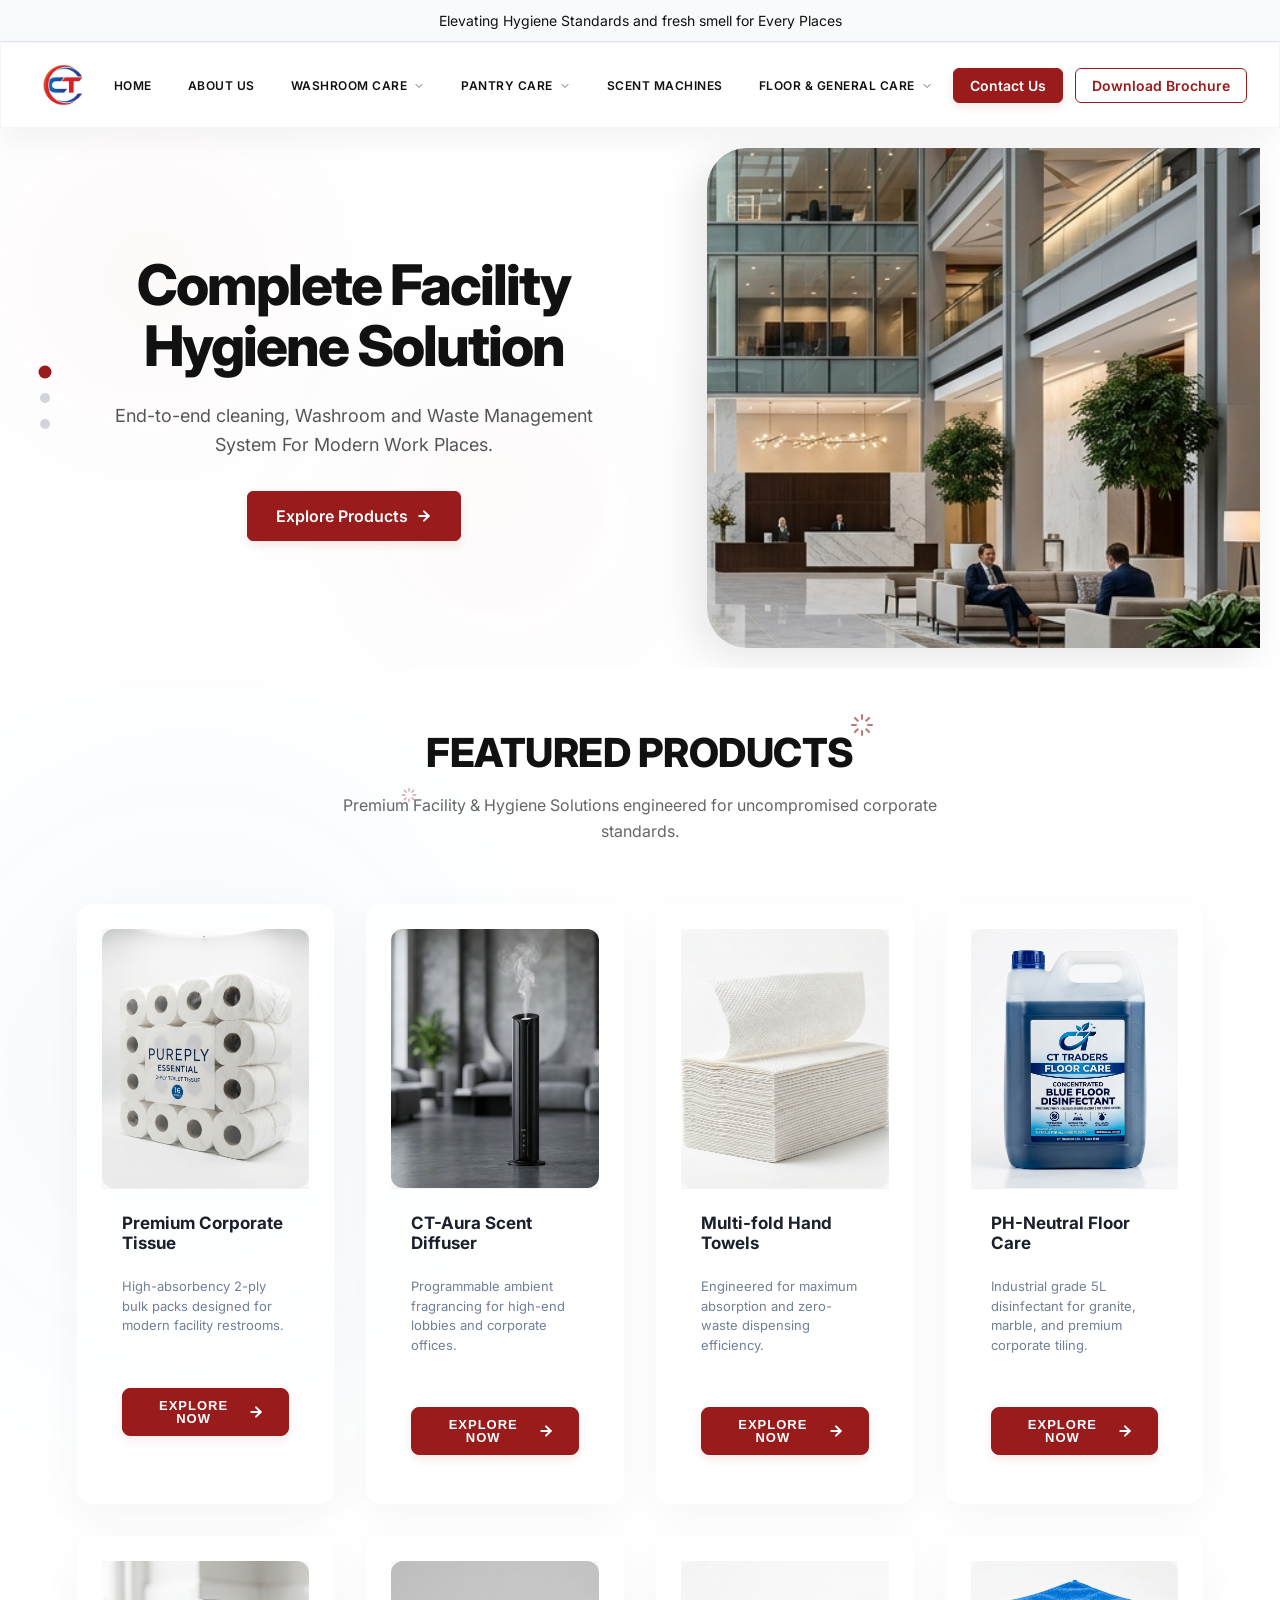
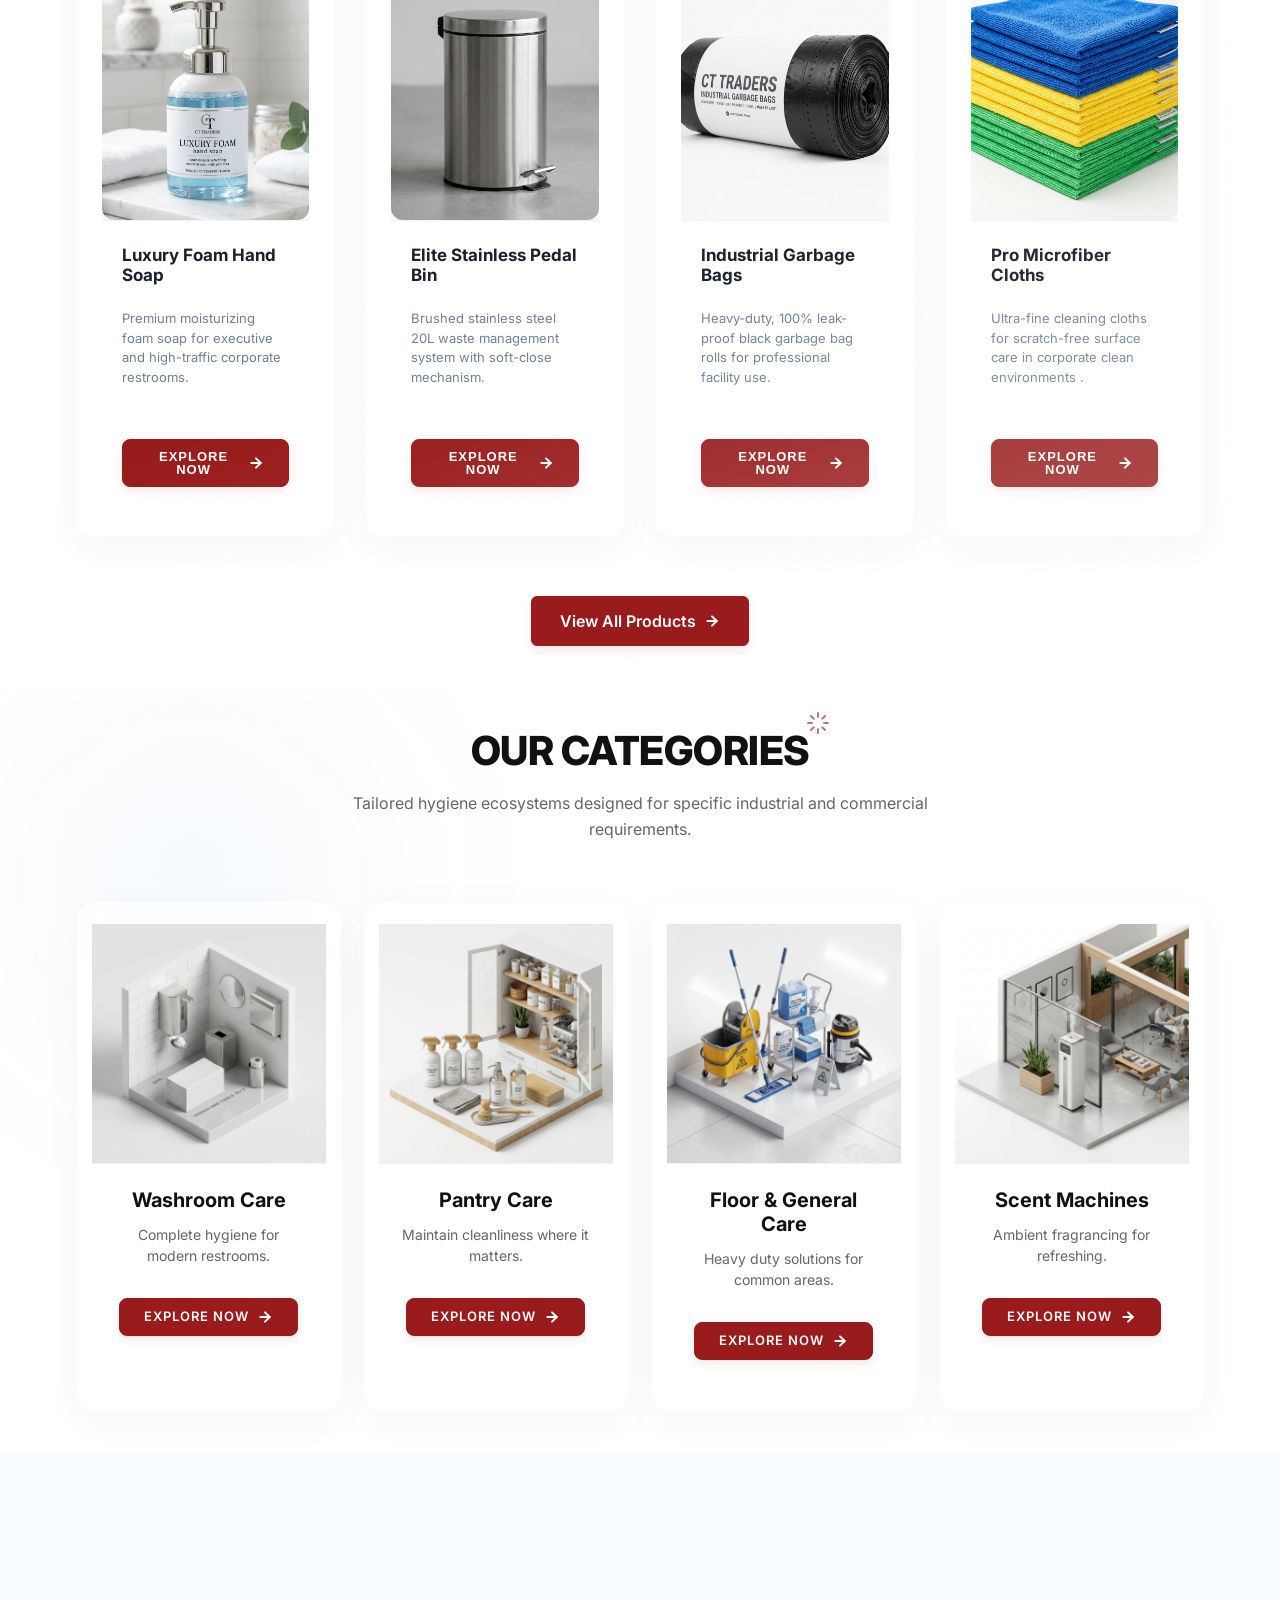
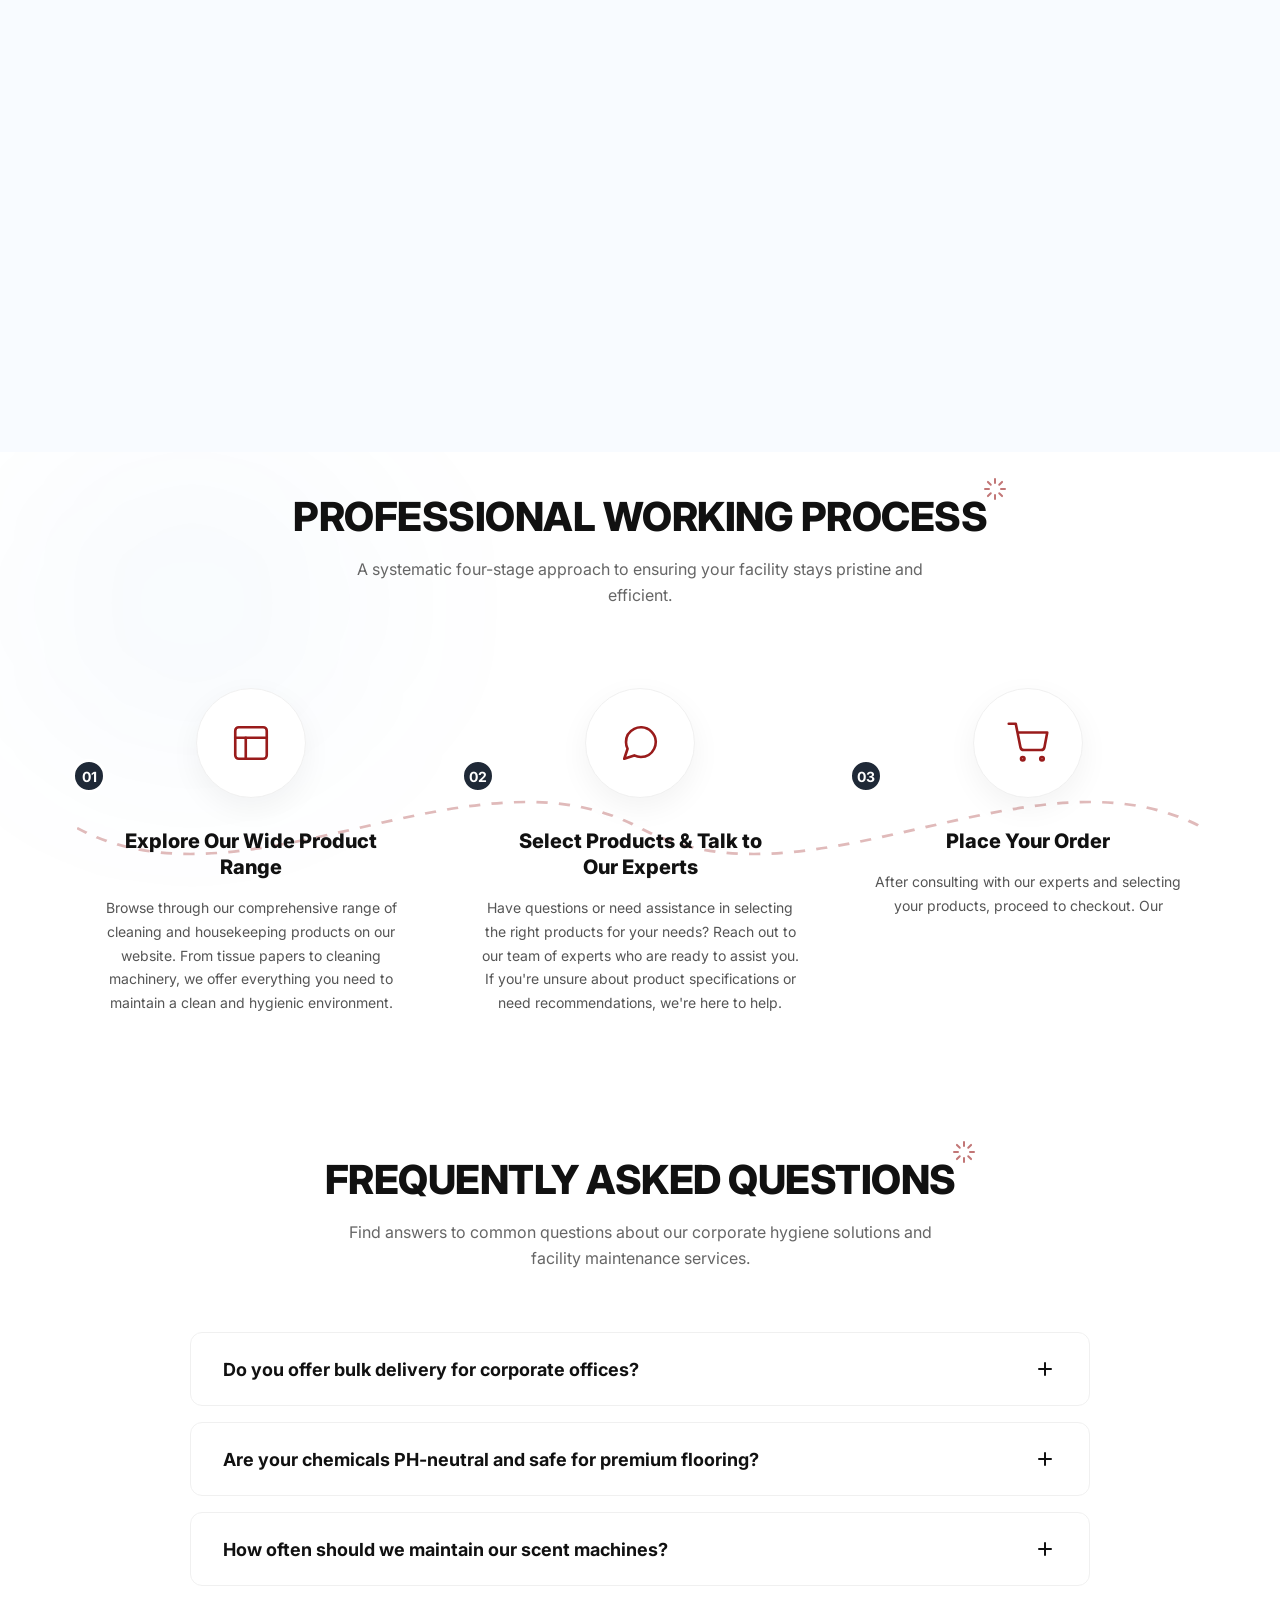
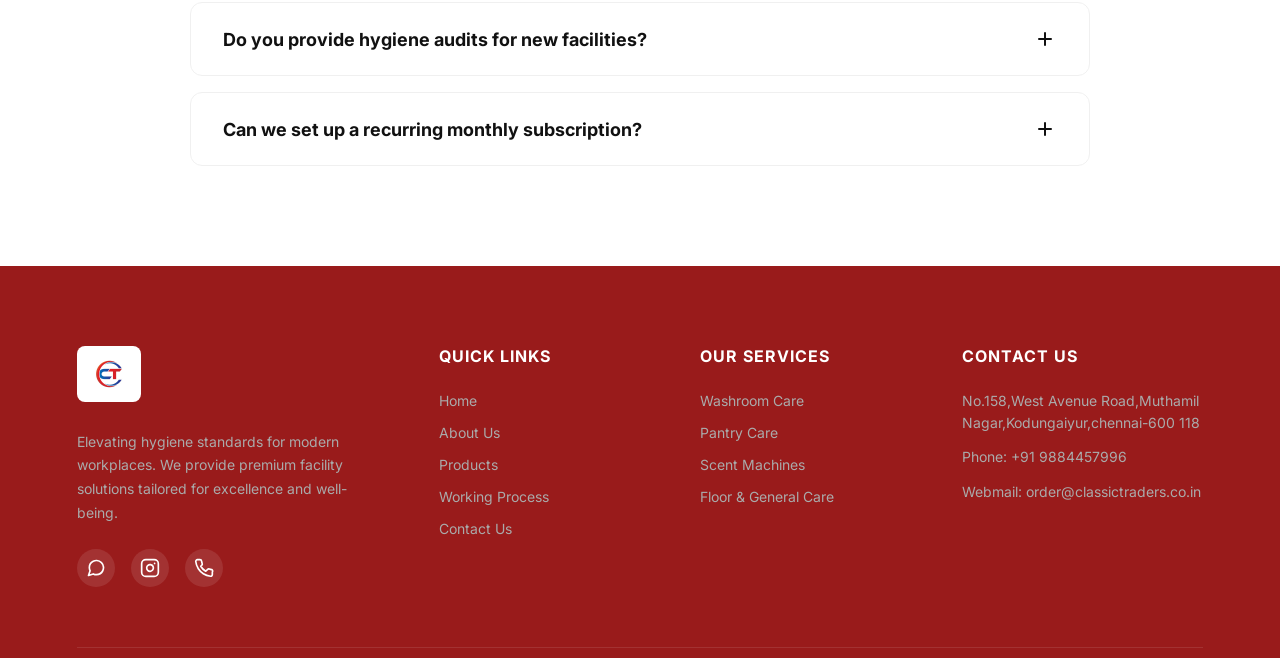
<file: index.html>
<!DOCTYPE html>
<html lang="en">

<head>
    <meta charset="UTF-8">
    <meta name="viewport" content="width=device-width, initial-scale=1.0">
    <title>CT Traders | Premium Hygiene Solutions</title>
    <link rel="stylesheet" href="assets/css/home.css">
    <link href="https://fonts.googleapis.com/css2?family=Inter:wght@400;500;600;700&display=swap" rel="stylesheet">
    <link rel="stylesheet" href="https://cdnjs.cloudflare.com/ajax/libs/font-awesome/6.4.0/css/all.min.css">
</head>

<body id="top">


    <!-- Notification Banner -->
    <div class="top-banner">
        <span class="banner-text">Elevating Hygiene Standards and fresh smell for Every Places</span>
    </div>

    <!-- Mobile Navigation Overlay -->
    <div class="mobile-nav-overlay" id="mobileNavOverlay"></div>

    <!-- Main Navigation Bar -->
    <header class="navbar">
        <div class="navbar-left">
            <a href="#top" class="logo">
                <!-- Replace 'your-logo.png' with the path to your actual logo image -->
                <img src="assets/images/logo.jpg" alt="Logo" />
            </a>
        </div>

        <nav class="navbar-center" id="navbarCenter">
            <!-- Mobile Close Button -->
            <button class="mobile-nav-close" id="mobileNavClose" aria-label="Close Menu">
                <svg width="24" height="24" viewBox="0 0 24 24" fill="none" stroke="currentColor" stroke-width="2"
                    stroke-linecap="round" stroke-linejoin="round">
                    <line x1="18" y1="6" x2="6" y2="18"></line>
                    <line x1="6" y1="6" x2="18" y2="18"></line>
                </svg>
            </button>
            <a href="#top" class="nav-item" style="text-decoration: none;">HOME</a>
            <a href="about.html" class="nav-item" style="text-decoration: none;">ABOUT US</a>
            <div class="nav-item has-dropdown">
                WASHROOM CARE
                <svg class="chevron" width="12" height="12" viewBox="0 0 24 24" fill="none" stroke="currentColor"
                    stroke-width="2" stroke-linecap="round" stroke-linejoin="round">
                    <polyline points="6 9 12 15 18 9"></polyline>
                </svg>
                <div class="dropdown-menu">
                    <a href="washroom-care.html"><i class="fa-solid fa-toilet"></i> Toilet Cleaning</a>
                    <a href="washroom-care.html"><i class="fa-solid fa-soap"></i> Urinal Care</a>
                    <a href="washroom-care.html"><i class="fa-solid fa-spray-can-sparkles"></i> Air Freshners</a>
                </div>
            </div>
            <div class="nav-item has-dropdown">
                PANTRY CARE
                <svg class="chevron" width="12" height="12" viewBox="0 0 24 24" fill="none" stroke="currentColor"
                    stroke-width="2" stroke-linecap="round" stroke-linejoin="round">
                    <polyline points="6 9 12 15 18 9"></polyline>
                </svg>
                <div class="dropdown-menu">
                    <a href="pantry-care.html"><i class="fa-solid fa-utensils"></i> Vessel Cleaners</a>
                    <a href="pantry-care.html"><i class="fa-solid fa-toilet-paper"></i> Tissue Products</a>
                </div>
            </div>
            <a href="scent-machines.html" class="nav-item" style="text-decoration: none;">SCENT MACHINES</a>
            <div class="nav-item has-dropdown">
                FLOOR &amp; GENERAL CARE
                <svg class="chevron" width="12" height="12" viewBox="0 0 24 24" fill="none" stroke="currentColor"
                    stroke-width="2" stroke-linecap="round" stroke-linejoin="round">
                    <polyline points="6 9 12 15 18 9"></polyline>
                </svg>
                <div class="dropdown-menu">
                    <a href="floorgeneral.html"><i class="fa-solid fa-broom"></i> Floor Cleaning</a>
                    <a href="floorgeneral.html"><i class="fa-solid fa-shield-halved"></i> General Care</a>
                    <a href="floorgeneral.html"><i class="fa-solid fa-trash-can"></i> Waste Management</a>
                </div>
            </div>
        </nav>

        <div class="navbar-right">
            <!-- Mobile-only contact block -->
            <a href="tel:+917996077797" class="mobile-contact-pill" aria-label="Call Us">
                <div class="mobile-contact-icon">
                    <svg width="16" height="16" viewBox="0 0 24 24" fill="none" stroke="#991b1b" stroke-width="2.5"
                        stroke-linecap="round" stroke-linejoin="round">
                        <path
                            d="M22 16.92v3a2 2 0 0 1-2.18 2 19.79 19.79 0 0 1-8.63-3.07 19.5 19.5 0 0 1-6-6 19.79 19.79 0 0 1-3.07-8.67A2 2 0 0 1 4.11 2h3a2 2 0 0 1 2 1.72 12.84 12.84 0 0 0 .7 2.81 2 2 0 0 1-.45 2.11L8.09 9.91a16 16 0 0 0 6 6l2.27-2.27a2 2 0 0 1 2.11-.45 12.84 12.84 0 0 0 2.81.7A2 2 0 0 1 22 16.92z">
                        </path>
                    </svg>
                </div>
                <div class="mobile-contact-text">
                    <span class="mobile-contact-label">REACH US</span>
                    <span class="mobile-contact-number">+91 79960 77797</span>
                </div>
            </a>
            <a href="contact.html" class="btn btn-contact-blue btn-magnetic" style="text-decoration: none;">Contact
                Us</a>
            <a href="assets/Classic Traders Profile.pdf" download="ct_traders_brochure.pdf"
                class="btn btn-outline btn-magnetic" style="text-decoration: none;">Download Brochure</a>
        </div>
    </header>

    <!-- Split-Screen Hero Section -->
    <section class="hero-split">
        <div class="hero-content">
            <!-- Fluid 3D Animated Gradient Mesh -->
            <div class="fluid-bg">
                <div class="color-blob blob-1"></div>
                <div class="color-blob blob-2"></div>
                <div class="color-blob blob-3"></div>
            </div>

            <div class="content-slider reveal reveal-up">
                <div class="content-slide active">
                    <h1>Complete Facility Hygiene Solution</h1>
                    <p>End-to-end cleaning, Washroom and Waste Management System For Modern Work Places.</p>
                    <div class="hero-buttons">
                        <a href="allproducts.html" class="btn btn-solid btn-large btn-magnetic"
                            style="text-decoration: none;">Explore Products<svg class="btn-arrow" width="16" height="16"
                                viewBox="0 0 24 24" fill="none" stroke="currentColor" stroke-width="3"
                                stroke-linecap="round" stroke-linejoin="round"
                                style="margin-left: 8px; transition: transform 0.3s ease;">
                                <line x1="5" y1="12" x2="19" y2="12"></line>
                                <polyline points="12 5 19 12 12 19"></polyline>
                            </svg></a>
                    </div>
                </div>
                <div class="content-slide">
                    <h1>Smart Washroom Hygiene</h1>
                    <p>From Urinal Care To Automated Air Diffuser, Maintain Hygiene That Meets Corporate Standards.</p>
                    <div class="hero-buttons">
                        <a href="washroom-care.html" class="btn btn-solid btn-large btn-magnetic"
                            style="text-decoration: none;">View Washroom Solutions<svg class="btn-arrow" width="16"
                                height="16" viewBox="0 0 24 24" fill="none" stroke="currentColor" stroke-width="3"
                                stroke-linecap="round" stroke-linejoin="round"
                                style="margin-left: 8px; transition: transform 0.3s ease;">
                                <line x1="5" y1="12" x2="19" y2="12"></line>
                                <polyline points="12 5 19 12 12 19"></polyline>
                            </svg></a>
                    </div>
                </div>
                <div class="content-slide">
                    <h1>Uniform Fragrance For Large Spaces.</h1>
                    <p>FCP WM 2003 Ensures Consistent Scent Coverage Across 5000-7000 sq.ft Environments</p>
                    <div class="hero-buttons">
                        <a href="scent-machines.html" class="btn btn-solid btn-large btn-magnetic"
                            style="text-decoration: none;">Explore Air Care System<svg class="btn-arrow" width="16"
                                height="16" viewBox="0 0 24 24" fill="none" stroke="currentColor" stroke-width="3"
                                stroke-linecap="round" stroke-linejoin="round"
                                style="margin-left: 8px; transition: transform 0.3s ease;">
                                <line x1="5" y1="12" x2="19" y2="12"></line>
                                <polyline points="12 5 19 12 12 19"></polyline>
                            </svg></a>
                    </div>
                </div>
            </div>

            <!-- Content Slider Dots -->
            <div class="content-dots">
                <span class="dot active" data-index="0"></span>
                <span class="dot" data-index="1"></span>
                <span class="dot" data-index="2"></span>
                <!-- Play / Pause Control Toggle -->
            </div>
        </div>
        <div class="hero-image" id="heroImage" style="background-image: url('assets/images/slide3.png');">
        </div>
    </section>

    <!-- Featured Products Section -->
    <section class="featured-products-section">
        <div class="section-header">
            <div class="sparkle-container">
                <h2>FEATURED PRODUCTS</h2>
                <!-- Sparkle Icons -->
                <svg class="sparkle-svg" width="24" height="24" viewBox="0 0 24 24" fill="none" stroke="currentColor"
                    stroke-width="2" stroke-linecap="round" stroke-linejoin="round">
                    <path
                        d="M12 2v4M12 18v4M4.93 4.93l2.83 2.83M16.24 16.24l2.83 2.83M2 12h4M18 12h4M4.93 19.07l2.83-2.83M16.24 7.76l2.83-2.83">
                    </path>
                </svg>
                <svg class="sparkle-svg-left" width="16" height="16" viewBox="0 0 24 24" fill="none"
                    stroke="currentColor" stroke-width="2" stroke-linecap="round" stroke-linejoin="round">
                    <path
                        d="M12 2v4M12 18v4M4.93 4.93l2.83 2.83M16.24 16.24l2.83 2.83M2 12h4M18 12h4M4.93 19.07l2.83-2.83M16.24 7.76l2.83-2.83">
                    </path>
                </svg>
            </div>
            <p>Premium Facility & Hygiene Solutions engineered for uncompromised corporate standards.</p>
        </div>

        <div class="product-grid">
            <!-- Product 1: Corporate Tissue -->
            <div class="product-card-small">
                <div class="card-image">
                    <img src="assets/images/corporate_tissue_bulk.png" alt="CT-Premium Corporate Tissue"
                        style="width: 100%; height: 100%; object-fit: cover; border-radius: 12px;" />
                </div>
                <div class="card-info">
                    <h4>Premium Corporate Tissue</h4>
                    <p>High-absorbency 2-ply bulk packs designed for modern facility restrooms.</p>
                    <button class="btn-learn-more">
                        Explore Now
                        <svg class="btn-arrow" width="16" height="16" viewBox="0 0 24 24" fill="none"
                            stroke="currentColor" stroke-width="3" stroke-linecap="round" stroke-linejoin="round">
                            <line x1="5" y1="12" x2="19" y2="12"></line>
                            <polyline points="12 5 19 12 12 19"></polyline>
                        </svg>
                    </button>
                </div>
            </div>

            <!-- Product 2: Scent Diffuser -->
            <div class="product-card-small">
                <div class="card-image">
                    <img src="assets/images/scent_diffuser.png" alt="CT-Aura Smart Scent Diffuser"
                        style="width: 100%; height: 100%; object-fit: cover; border-radius: 12px;" />
                </div>
                <div class="card-info">
                    <h4>CT-Aura Scent Diffuser</h4>
                    <p>Programmable ambient fragrancing for high-end lobbies and corporate offices.</p>
                    <button class="btn-learn-more">
                        Explore Now
                        <svg class="btn-arrow" width="16" height="16" viewBox="0 0 24 24" fill="none"
                            stroke="currentColor" stroke-width="3" stroke-linecap="round" stroke-linejoin="round">
                            <line x1="5" y1="12" x2="19" y2="12"></line>
                            <polyline points="12 5 19 12 12 19"></polyline>
                        </svg>
                    </button>
                </div>
            </div>

            <!-- Product 3: Multi-fold Towels -->
            <div class="product-card-small">
                <div class="card-image">
                    <img src="assets/images/multifold_towels.png" alt="CT-Ultra Multi-fold Towels"
                        style="width: 100%; height: 100%; object-fit: cover; border-radius: 12px;" />
                </div>
                <div class="card-info">
                    <h4>Multi-fold Hand Towels</h4>
                    <p>Engineered for maximum absorption and zero-waste dispensing efficiency.</p>
                    <button class="btn-learn-more">
                        Explore Now
                        <svg class="btn-arrow" width="16" height="16" viewBox="0 0 24 24" fill="none"
                            stroke="currentColor" stroke-width="3" stroke-linecap="round" stroke-linejoin="round">
                            <line x1="5" y1="12" x2="19" y2="12"></line>
                            <polyline points="12 5 19 12 12 19"></polyline>
                        </svg>
                    </button>
                </div>
            </div>

            <!-- Product 4: Floor Care -->
            <div class="product-card-small">
                <div class="card-image">
                    <img src="assets/images/floor_disinfectant.png" alt="CT-Safe Floor Disinfectant"
                        style="width: 100%; height: 100%; object-fit: cover; border-radius: 12px;" />
                </div>
                <div class="card-info">
                    <h4>PH-Neutral Floor Care</h4>
                    <p>Industrial grade 5L disinfectant for granite, marble, and premium corporate tiling.</p>
                    <button class="btn-learn-more">
                        Explore Now
                        <svg class="btn-arrow" width="16" height="16" viewBox="0 0 24 24" fill="none"
                            stroke="currentColor" stroke-width="3" stroke-linecap="round" stroke-linejoin="round">
                            <line x1="5" y1="12" x2="19" y2="12"></line>
                            <polyline points="12 5 19 12 12 19"></polyline>
                        </svg>
                    </button>
                </div>
            </div>

            <!-- Product 5: Foam Soap -->
            <div class="product-card-small">
                <div class="card-image">
                    <img src="assets/images/foam_soap.png" alt="CT-Luxury Foam Soap"
                        style="width: 100%; height: 100%; object-fit: cover; border-radius: 12px;" />
                </div>
                <div class="card-info">
                    <h4>Luxury Foam Hand Soap</h4>
                    <p>Premium moisturizing foam soap for executive and high-traffic corporate restrooms.</p>
                    <button class="btn-learn-more">
                        Explore Now
                        <svg class="btn-arrow" width="16" height="16" viewBox="0 0 24 24" fill="none"
                            stroke="currentColor" stroke-width="3" stroke-linecap="round" stroke-linejoin="round">
                            <line x1="5" y1="12" x2="19" y2="12"></line>
                            <polyline points="12 5 19 12 12 19"></polyline>
                        </svg>
                    </button>
                </div>
            </div>

            <!-- Product 6: Pedal Bin -->
            <div class="product-card-small">
                <div class="card-image">
                    <img src="assets/images/pedal_bin.png" alt="CT-Elite Stainless Bin"
                        style="width: 100%; height: 100%; object-fit: cover; border-radius: 12px;" />
                </div>
                <div class="card-info">
                    <h4>Elite Stainless Pedal Bin</h4>
                    <p>Brushed stainless steel 20L waste management system with soft-close mechanism.</p>
                    <button class="btn-learn-more">
                        Explore Now
                        <svg class="btn-arrow" width="16" height="16" viewBox="0 0 24 24" fill="none"
                            stroke="currentColor" stroke-width="3" stroke-linecap="round" stroke-linejoin="round">
                            <line x1="5" y1="12" x2="19" y2="12"></line>
                            <polyline points="12 5 19 12 12 19"></polyline>
                        </svg>
                    </button>
                </div>
            </div>

            <!-- Product 7: Garbage Bags -->
            <div class="product-card-small">
                <div class="card-image">
                    <img src="assets/images/garbage_bags.png" alt="CT-Industrial Garbage Bags"
                        style="width: 100%; height: 100%; object-fit: cover; border-radius: 12px;" />
                </div>
                <div class="card-info">
                    <h4>Industrial Garbage Bags</h4>
                    <p>Heavy-duty, 100% leak-proof black garbage bag rolls for professional facility use.</p>
                    <button class="btn-learn-more">
                        Explore Now
                        <svg class="btn-arrow" width="16" height="16" viewBox="0 0 24 24" fill="none"
                            stroke="currentColor" stroke-width="3" stroke-linecap="round" stroke-linejoin="round">
                            <line x1="5" y1="12" x2="19" y2="12"></line>
                            <polyline points="12 5 19 12 12 19"></polyline>
                        </svg>
                    </button>
                </div>
            </div>

            <!-- Product 8: Microfiber Cloths -->
            <div class="product-card-small">
                <div class="card-image">
                    <img src="assets/images/microfiber_cloths.png" alt="CT-Pro Microfiber Cloths"
                        style="width: 100%; height: 100%; object-fit: cover; border-radius: 12px;" />
                </div>
                <div class="card-info">
                    <h4>Pro Microfiber Cloths</h4>
                    <p>Ultra-fine cleaning cloths for scratch-free surface care in corporate clean environments .</p>
                    <button class="btn-learn-more">
                        Explore Now
                        <svg class="btn-arrow" width="16" height="16" viewBox="0 0 24 24" fill="none"
                            stroke="currentColor" stroke-width="3" stroke-linecap="round" stroke-linejoin="round">
                            <line x1="5" y1="12" x2="19" y2="12"></line>
                            <polyline points="12 5 19 12 12 19"></polyline>
                        </svg>
                    </button>
                </div>
            </div>
        </div>

        <div class="view-more-container" style="text-align: center; margin-top: 60px; position: relative; z-index: 10;">
            <a href="allproducts.html" class="btn btn-solid btn-large btn-magnetic">
                View All Products
                <svg class="btn-arrow" width="16" height="16" viewBox="0 0 24 24" fill="none" stroke="currentColor"
                    stroke-width="3" stroke-linecap="round" stroke-linejoin="round"
                    style="margin-left: 8px; transition: transform 0.3s ease;">
                    <line x1="5" y1="12" x2="19" y2="12"></line>
                    <polyline points="12 5 19 12 12 19"></polyline>
                </svg></a>
        </div>
    </section>

    <!-- Product Categories Section -->
    <section class="categories-section">
        <div class="section-header reveal reveal-up">
            <div class="sparkle-container">
                <h2>OUR CATEGORIES</h2>
                <svg class="sparkle-svg" width="24" height="24" viewBox="0 0 24 24" fill="none" stroke="currentColor"
                    stroke-width="2" stroke-linecap="round" stroke-linejoin="round">
                    <path
                        d="M12 2v4M12 18v4M4.93 4.93l2.83 2.83M16.24 16.24l2.83 2.83M2 12h4M18 12h4M4.93 19.07l2.83-2.83M16.24 7.76l2.83-2.83">
                    </path>
                </svg>
            </div>
            <p>Tailored hygiene ecosystems designed for specific industrial and commercial requirements.</p>
        </div>

        <div class="categories-grid">
            <!-- Category 1: Washroom Care -->
            <div class="category-card reveal reveal-scale delay-1">
                <a href="washroom-care.html" style="text-decoration: none; color: inherit; display: block;">
                    <div class="category-image">
                        <img src="assets/images/category_washroom.png" alt="Washroom Care" />
                    </div>
                    <div class="category-info">
                        <h3>Washroom Care</h3>
                        <p>Complete hygiene for modern restrooms.</p>
                        <span class="category-link">
                            Explore Now
                            <svg class="btn-arrow" width="16" height="16" viewBox="0 0 24 24" fill="none"
                                stroke="currentColor" stroke-width="3" stroke-linecap="round" stroke-linejoin="round">
                                <line x1="5" y1="12" x2="19" y2="12"></line>
                                <polyline points="12 5 19 12 12 19"></polyline>
                            </svg>
                        </span>
                    </div>
                </a>
            </div>

            <!-- Category 2: Pantry Care -->
            <div class="category-card reveal reveal-scale delay-2">
                <div class="category-image">
                    <img src="assets/images/category_pantry.png" alt="Pantry Care" />
                </div>
                <div class="category-info">
                    <h3>Pantry Care</h3>
                    <p>Maintain cleanliness where it matters.</p>
                    <a href="pantry-care.html" class="category-link">
                        Explore Now
                        <svg class="btn-arrow" width="16" height="16" viewBox="0 0 24 24" fill="none"
                            stroke="currentColor" stroke-width="3" stroke-linecap="round" stroke-linejoin="round">
                            <line x1="5" y1="12" x2="19" y2="12"></line>
                            <polyline points="12 5 19 12 12 19"></polyline>
                        </svg>
                    </a>
                </div>
            </div>

            <!-- Category 3: Floor & General Care -->
            <div class="category-card reveal reveal-scale delay-3">
                <div class="category-image">
                    <img src="assets/images/category_floor.png" alt="Floor & General Care" />
                </div>
                <div class="category-info">
                    <h3>Floor & General Care</h3>
                    <p>Heavy duty solutions for common areas.</p>
                    <a href="floorgeneral.html" class="category-link">
                        Explore Now
                        <svg class="btn-arrow" width="16" height="16" viewBox="0 0 24 24" fill="none"
                            stroke="currentColor" stroke-width="3" stroke-linecap="round" stroke-linejoin="round">
                            <line x1="5" y1="12" x2="19" y2="12"></line>
                            <polyline points="12 5 19 12 12 19"></polyline>
                        </svg>
                    </a>
                </div>
            </div>

            <!-- Category 4: Scent Machines -->
            <div class="category-card reveal reveal-scale delay-4">
                <div class="category-image">
                    <img src="assets/images/category_scent.png" alt="Scent Machines" />
                </div>
                <div class="category-info">
                    <h3>Scent Machines</h3>
                    <p>Ambient fragrancing for refreshing.</p>
                    <a href="scent-machines.html" class="category-link">
                        Explore Now
                        <svg class="btn-arrow" width="16" height="16" viewBox="0 0 24 24" fill="none"
                            stroke="currentColor" stroke-width="3" stroke-linecap="round" stroke-linejoin="round">
                            <line x1="5" y1="12" x2="19" y2="12"></line>
                            <polyline points="12 5 19 12 12 19"></polyline>
                        </svg>
                    </a>
                </div>
            </div>
        </div>
    </section>



    <!-- Our Clients Grid Section -->
    <section id="clients-grid" class="client-grid-section">
        <div class="section-header reveal reveal-up">
            <h2 class="grid-section-title">Clients we are proud of</h2>
            <p class="grid-section-subtitle">Collaborating with industry leaders to deliver exceptional hygiene
                standards and facility care solutions across diverse sectors.</p>
        </div>

        <div class="clients-container">
            <div class="clients-grid">
                <!-- Client 1 -->
                <div class="client-card reveal reveal-up delay-1">
                    <img src="assets/images/kvt_logo.png" alt="KVT Speciality Hospital">
                </div>
                <!-- Client 2 -->
                <div class="client-card reveal reveal-up delay-2">
                    <img src="assets/images/petromin_logo.png" alt="PetroMin Auto Care">
                </div>
                <!-- Client 3 -->
                <div class="client-card reveal reveal-up delay-3">
                    <img src="assets/images/pedo_logo.png" alt="Pedo Planet">
                </div>
                <!-- Client 4 -->
                <div class="client-card reveal reveal-up delay-4">
                    <img src="assets/images/nissan_logo.png" alt="Autorelli Nissan">
                </div>
                <!-- Client 5 -->
                <div class="client-card reveal reveal-up delay-5">
                    <img src="assets/images/cholas.png" alt="Chola MS">
                </div>
                <!-- Client 6 -->
                <div class="client-card reveal reveal-up delay-6">
                    <img src="assets/images/khazana.png" alt="Khazana">
                </div>
            </div>
        </div>
    </section>


    <!-- Working Process Section -->
    <section id="working-process" class="process-section">
        <div class="section-header reveal reveal-up">
            <div class="sparkle-container">
                <h2>PROFESSIONAL WORKING PROCESS</h2>
                <svg class="sparkle-svg" width="24" height="24" viewBox="0 0 24 24" fill="none" stroke="currentColor"
                    stroke-width="2" stroke-linecap="round" stroke-linejoin="round">
                    <path
                        d="M12 2v4M12 18v4M4.93 4.93l2.83 2.83M16.24 16.24l2.83 2.83M2 12h4M18 12h4M4.93 19.07l2.83-2.83M16.24 7.76l2.83-2.83">
                    </path>
                </svg>
            </div>
            <p>A systematic four-stage approach to ensuring your facility stays pristine and efficient.</p>
        </div>

        <div class="process-container">
            <!-- Desktop Wavy Line -->
            <svg class="process-line" viewBox="0 0 1000 200" preserveAspectRatio="none">
                <path d="M 0 100 C 150 200, 350 0, 500 100 C 650 200, 850 0, 1000 100" stroke="#991b1b" stroke-width="3"
                    stroke-dasharray="10 10" fill="none" opacity="0.3" />
            </svg>

            <div class="process-steps">
                <!-- Step 1 -->
                <div class="step-item reveal reveal-up delay-1">
                    <div class="step-icon-wrapper">
                        <div class="step-number">01</div>
                        <div class="step-icon">
                            <svg width="42" height="42" viewBox="0 0 24 24" fill="none" stroke="#991b1b"
                                stroke-width="1.5" stroke-linecap="round" stroke-linejoin="round">
                                <rect x="3" y="3" width="18" height="18" rx="2" ry="2"></rect>
                                <line x1="3" y1="9" x2="21" y2="9"></line>
                                <line x1="9" y1="21" x2="9" y2="9"></line>
                            </svg>
                        </div>
                    </div>
                    <h3>Explore Our Wide Product Range</h3>
                    <p>Browse through our comprehensive range of cleaning and housekeeping products on our website. From
                        tissue papers to cleaning machinery, we offer everything you need to maintain a clean and
                        hygienic environment.</p>
                </div>

                <!-- Step 2 -->
                <div class="step-item reveal reveal-up delay-2">
                    <div class="step-icon-wrapper">
                        <div class="step-number">02</div>
                        <div class="step-icon">
                            <svg width="42" height="42" viewBox="0 0 24 24" fill="none" stroke="#991b1b"
                                stroke-width="1.5" stroke-linecap="round" stroke-linejoin="round">
                                <path
                                    d="M21 11.5a8.38 8.38 0 0 1-.9 3.8 8.5 8.5 0 0 1-7.6 4.7 8.38 8.38 0 0 1-3.8-.9L3 21l1.9-5.7a8.38 8.38 0 0 1-.9-3.8 8.5 8.5 0 0 1 4.7-7.6 8.38 8.38 0 0 1 3.8-.9h.5a8.48 8.48 0 0 1 8 8v.5z">
                                </path>
                            </svg>
                        </div>
                    </div>
                    <h3>Select Products & Talk to Our Experts</h3>
                    <p>Have questions or need assistance in selecting the right products for your needs? Reach out to
                        our team of experts who are ready to assist you. If you're unsure about product specifications
                        or need recommendations, we're here to help.</p>
                </div>

                <!-- Step 3 -->
                <div class="step-item reveal reveal-up delay-3">
                    <div class="step-icon-wrapper">
                        <div class="step-number">03</div>
                        <div class="step-icon">
                            <svg width="42" height="42" viewBox="0 0 24 24" fill="none" stroke="#991b1b"
                                stroke-width="1.5" stroke-linecap="round" stroke-linejoin="round">
                                <circle cx="9" cy="21" r="1"></circle>
                                <circle cx="20" cy="21" r="1"></circle>
                                <path d="M1 1h4l2.68 13.39a2 2 0 0 0 2 1.61h9.72a2 2 0 0 0 2-1.61L23 6H6"></path>
                            </svg>
                        </div>
                    </div>
                    <h3>Place Your Order</h3>
                    <p>After consulting with our experts and selecting your products, proceed to checkout. Our
                </div>
    </section>

    <!-- FAQ Section -->
    <section id="faq" class="faq-section">
        <div class="faq-container">
            <div class="section-header reveal reveal-up">
                <div class="sparkle-container">
                    <h2>FREQUENTLY ASKED QUESTIONS</h2>
                    <svg class="sparkle-svg" width="24" height="24" viewBox="0 0 24 24" fill="none"
                        stroke="currentColor" stroke-width="2" stroke-linecap="round" stroke-linejoin="round">
                        <path
                            d="M12 2v4M12 18v4M4.93 4.93l2.83 2.83M16.24 16.24l2.83 2.83M2 12h4M18 12h4M4.93 19.07l2.83-2.83M16.24 7.76l2.83-2.83">
                        </path>
                    </svg>
                </div>
                <p>Find answers to common questions about our corporate hygiene solutions and facility maintenance
                    services.</p>
            </div>

            <div class="faq-list reveal reveal-up delay-1">
                <!-- FAQ Item 1 -->
                <div class="faq-item">
                    <button class="faq-question">
                        Do you offer bulk delivery for corporate offices?
                        <span class="faq-icon"></span>
                    </button>
                    <div class="faq-answer">
                        <p>Yes, we specialize in bulk supplies of tissues, chemicals, and pantry hygiene products with
                            scheduled delivery options across major industrial zones and corporate parks.</p>
                    </div>
                </div>

                <!-- FAQ Item 2 -->
                <div class="faq-item">
                    <button class="faq-question">
                        Are your chemicals PH-neutral and safe for premium flooring?
                        <span class="faq-icon"></span>
                    </button>
                    <div class="faq-answer">
                        <p>Absolutely. Our floor care solutions are specifically formulated to be PH-neutral, ensuring
                            they clean effectively without damaging marble, granite, or specialized corporate tiling.
                        </p>
                    </div>
                </div>

                <!-- FAQ Item 3 -->
                <div class="faq-item">
                    <button class="faq-question">
                        How often should we maintain our scent machines?
                        <span class="faq-icon"></span>
                    </button>
                    <div class="faq-answer">
                        <p>Our smart scent diffusers are designed for low maintenance. We recommend a professional
                            refill and check-up every 30 to 60 days, depending on the intensity settings and space size.
                        </p>
                    </div>
                </div>

                <!-- FAQ Item 4 -->
                <div class="faq-item">
                    <button class="faq-question">
                        Do you provide hygiene audits for new facilities?
                        <span class="faq-icon"></span>
                    </button>
                    <div class="faq-answer">
                        <p>Yes, we offer comprehensive hygiene consultations and site audits to help you establish a
                            sustainable and efficient cleaning ecosystem tailored to your facility's footfall and
                            standards.</p>
                    </div>
                </div>

                <!-- FAQ Item 5 -->
                <div class="faq-item">
                    <button class="faq-question">
                        Can we set up a recurring monthly subscription?
                        <span class="faq-icon"></span>
                    </button>
                    <div class="faq-answer">
                        <p>We offer flexible subscription models for essential supplies like hand soaps, tissues, and
                            sanitizers to ensure your facility never runs out of essentials while optimizing costs.</p>
                    </div>
                </div>
            </div>
        </div>
    </section>

    <!-- Footer Section -->
    <footer class="main-footer">
        <div class="footer-container">
            <!-- Column 1: Brand Info -->
            <div class="footer-col brand-col">
                <a href="#" class="footer-logo">
                    <img src="assets/images/logo.jpg" alt="CT Traders Logo">
                </a>
                <p class="footer-desc">Elevating hygiene standards for modern workplaces. We provide premium facility
                    solutions tailored for excellence and well-being.</p>
                <div class="social-links">
                    <a href="https://wa.me/919876543210" aria-label="WhatsApp" target="_blank">
                        <svg width="20" height="20" viewBox="0 0 24 24" fill="none" stroke="currentColor"
                            stroke-width="2" stroke-linecap="round" stroke-linejoin="round">
                            <path
                                d="M21 11.5a8.38 8.38 0 0 1-.9 3.8 8.5 8.5 0 0 1-7.6 4.7 8.38 8.38 0 0 1-3.8-.9L3 21l1.9-5.7a8.38 8.38 0 0 1-.9-3.8 8.5 8.5 0 0 1 4.7-7.6 8.38 8.38 0 0 1 3.8-.9h.5a8.48 8.48 0 0 1 8 8v.5z">
                            </path>
                        </svg>
                    </a>
                    <a href="#" aria-label="Instagram">
                        <svg width="20" height="20" viewBox="0 0 24 24" fill="none" stroke="currentColor"
                            stroke-width="2" stroke-linecap="round" stroke-linejoin="round">
                            <rect x="2" y="2" width="20" height="20" rx="5" ry="5"></rect>
                            <path d="M16 11.37A4 4 0 1 1 12.63 8 4 4 0 0 1 16 11.37z"></path>
                            <line x1="17.5" y1="6.5" x2="17.51" y2="6.5"></line>
                        </svg>
                    </a>
                    <a href="tel:+919876543210" aria-label="Call Us">
                        <svg width="20" height="20" viewBox="0 0 24 24" fill="none" stroke="currentColor"
                            stroke-width="2" stroke-linecap="round" stroke-linejoin="round">
                            <path
                                d="M22 16.92v3a2 2 0 0 1-2.18 2 19.79 19.79 0 0 1-8.63-3.07 19.5 19.5 0 0 1-6-6 19.79 19.79 0 0 1-3.07-8.67A2 2 0 0 1 4.11 2h3a2 2 0 0 1 2 1.72 12.84 12.84 0 0 0 .7 2.81 2 2 0 0 1-.45 2.11L8.09 9.91a16 16 0 0 0 6 6l2.27-2.27a2 2 0 0 1 2.11-.45 12.84 12.84 0 0 0 2.81.7A2 2 0 0 1 22 16.92z">
                            </path>
                        </svg>
                    </a>
                </div>
            </div>

            <!-- Column 2: Quick Links -->
            <div class="footer-col">
                <h3>Quick Links</h3>
                <ul class="footer-links">
                    <li><a href="index.html">Home</a></li>
                    <li><a href="about.html">About Us</a></li>
                    <li><a href="allproducts.html">Products</a></li>
                    <li><a href="#working-process">Working Process</a></li>
                    <li><a href="contact.html">Contact Us</a></li>
                </ul>
            </div>

            <!-- Column 3: Services -->
            <div class="footer-col">
                <h3>Our Services</h3>
                <ul class="footer-links">
                    <li><a href="washroom-care.html">Washroom Care</a></li>
                    <li><a href="pantry-care.html">Pantry Care</a></li>
                    <li><a href="scent-machines.html">Scent Machines</a></li>
                    <li><a href="floorgeneral.html">Floor & General Care</a></li>

                </ul>
            </div>

            <!-- Column 4: Contact Info -->
            <div class="footer-col">
                <h3>Contact Us</h3>
                <div class="footer-contact">
                    <p>No.158,West Avenue Road,Muthamil Nagar,Kodungaiyur,chennai-600 118</p>
                    <p>Phone: +91 9884457996</p>
                    <p>Webmail: order@classictraders.co.in</p>
                </div>
            </div>
        </div>

        <div class="footer-bottom">
            <div class="footer-bottom-content">
                <p>&copy; 2026 Classic Traders Hygiene Solutions. All rights reserved.</p>
                <div class="footer-legal">
                    <a href="privacy.html">Privacy Policy</a>
                    <a href="terms.html">Terms of Service</a>
                </div>
            </div>
        </div>
    </footer>

    <script>
        const contentSlides = document.querySelectorAll('.content-slide');
        const dots = document.querySelectorAll('.dot');
        const heroImage = document.getElementById('heroImage');

        // Define images matching the slide topics
        const images = ['assets/images/slide3.png', 'assets/images/slide1.png', 'assets/images/slide2.png'];
        let currentSlide = 0;
        let slideInterval;
        let isPaused = false; // Tracks auto-cycle state

        function goToSlide(index) {
            contentSlides[currentSlide].classList.remove('active');
            dots[currentSlide].classList.remove('active');

            currentSlide = (index + contentSlides.length) % contentSlides.length;

            contentSlides[currentSlide].classList.add('active');
            dots[currentSlide].classList.add('active');

            // Swap right side image
            heroImage.style.backgroundImage = `url('${images[currentSlide]}')`;
        }

        function nextSlide() {
            goToSlide(currentSlide + 1);
        }

        function startSlideShow() {
            if (!isPaused) {
                slideInterval = setInterval(nextSlide, 5000); // cycle every 5 seconds
            }
        }

        function resetSlideShow() {
            clearInterval(slideInterval);
            if (!isPaused) {
                startSlideShow();
            }
        }

        dots.forEach(dot => {
            dot.addEventListener('click', (e) => {
                const index = parseInt(e.target.getAttribute('data-index'));
                goToSlide(index);
                resetSlideShow();
            });
        });


        // First-time visitor logic for the top banner
        const topBanner = document.querySelector('.top-banner');
        if (!localStorage.getItem('hasVisitedBefore')) {
            topBanner.style.display = 'flex';
            localStorage.setItem('hasVisitedBefore', 'true');
        }

        startSlideShow(); // Start immediately

        // Initialize features on DOM Load
        document.addEventListener('DOMContentLoaded', () => {
            // Mobile Navigation Elements
            const mobileNavToggle = document.getElementById('mobileNavToggle');
            const mobileNavClose = document.getElementById('mobileNavClose');
            const mobileNavOverlay = document.getElementById('mobileNavOverlay');
            const navbarCenter = document.getElementById('navbarCenter');

            const toggleMobileMenu = (isOpen) => {
                navbarCenter.classList.toggle('active', isOpen);
                mobileNavOverlay.classList.toggle('active', isOpen);
                document.body.style.overflow = isOpen ? 'hidden' : 'auto';
            };

            if (mobileNavToggle) mobileNavToggle.addEventListener('click', () => toggleMobileMenu(true));
            if (mobileNavClose) mobileNavClose.addEventListener('click', () => toggleMobileMenu(false));
            if (mobileNavOverlay) mobileNavOverlay.addEventListener('click', () => toggleMobileMenu(false));

            // Close menu when clicking nav links
            const navLinks = navbarCenter.querySelectorAll('.nav-item:not(.has-dropdown)');
            navLinks.forEach(link => {
                link.addEventListener('click', () => toggleMobileMenu(false));
            });


            // Reveal Animations Logic
            const revealElements = document.querySelectorAll('.reveal');

            const revealObserver = new IntersectionObserver((entries) => {
                entries.forEach(entry => {
                    if (entry.isIntersecting) {
                        entry.target.classList.add('reveal-visible');
                    }
                });
            }, {
                threshold: 0.15,
                rootMargin: '0px 0px -50px 0px'
            });

            revealElements.forEach(el => revealObserver.observe(el));

            // Magnetic Button Effect Logic
            const magneticButtons = document.querySelectorAll('.btn-magnetic');

            magneticButtons.forEach(btn => {
                btn.addEventListener('mousemove', (e) => {
                    const position = btn.getBoundingClientRect();
                    const x = e.pageX - position.left - position.width / 2;
                    const y = e.pageY - position.top - position.height / 2 - window.scrollY;

                    // Subtle attraction: move 30% of the distance from center
                    btn.style.transform = `translate(${x * 0.3}px, ${y * 0.3}px)`;
                    btn.style.transition = 'none'; // Disable transition for snappy following
                });

                btn.addEventListener('mouseleave', () => {
                    // Smooth spring-back on exit
                    btn.style.transition = 'transform 0.5s cubic-bezier(0.23, 1, 0.32, 1)';
                    btn.style.transform = 'translate(0px, 0px)';
                });
            });


            // FAQ Accordion Logic
            const faqItems = document.querySelectorAll('.faq-item');

            faqItems.forEach(item => {
                const question = item.querySelector('.faq-question');
                question.addEventListener('click', () => {
                    const isActive = item.classList.contains('active');

                    // Close all other items
                    faqItems.forEach(otherItem => {
                        otherItem.classList.remove('active');
                    });

                    // Toggle current item
                    if (!isActive) {
                        item.classList.add('active');
                    }
                });
            });
        });
    </script>







    <!-- Mobile Bottom Navigation Bar -->
    <nav class="mobile-bottom-nav" id="mobileBottomNav">
        <a href="index.html" class="bottom-nav-item" id="navHome">
            <i class="fa-solid fa-house"></i>
            <span>Home</span>
        </a>
        <button class="bottom-nav-item" id="bottomNavCategory">
            <i class="fa-solid fa-table-cells-large"></i>
            <span>Category</span>
        </button>

        <a href="https://wa.me/919884457996" class="bottom-nav-item" id="navWhatsApp" target="_blank">
            <i class="fa-brands fa-whatsapp"></i>
            <span>WhatsApp</span>
        </a>
        <button class="bottom-nav-item" id="bottomNavMore">
            <i class="fa-solid fa-bars"></i>
            <span>More</span>
        </button>
    </nav>

    <!-- Categories Drawer -->
    <div class="bottom-more-overlay" id="categoryOverlay"></div>
    <div class="bottom-more-drawer" id="categoryDrawer">
        <div class="bottom-more-header">
            <span>Explore Categories</span>
            <button class="bottom-more-close" id="categoryClose">&times;</button>
        </div>
        <nav class="bottom-more-content category-accordion">

            <div class="category-item">
                <div class="category-header">
                    <div class="category-icon-badge bg-washroom"><i class="fa-solid fa-pump-soap"
                            style="color: #0284c7;"></i></div>
                    <span class="category-name">Washroom Care</span>
                    <i class="fa-solid fa-chevron-down category-chevron"></i>
                </div>
                <div class="category-body">
                    <div class="category-divider"></div>
                    <div class="subcategory-list">
                        <a href="washroom-care.html" class="subcategory-item"><i class="fa-solid fa-toilet"></i> Toilet
                            Cleaning</a>
                        <a href="washroom-care.html" class="subcategory-item"><i class="fa-solid fa-soap"></i> Urinal
                            Care</a>
                        <a href="washroom-care.html" class="subcategory-item"><i
                                class="fa-solid fa-spray-can-sparkles"></i> Air Freshners</a>
                    </div>
                </div>
            </div>

            <div class="category-item">
                <div class="category-header">
                    <div class="category-icon-badge bg-pantry"><i class="fa-solid fa-basket-shopping"
                            style="color: #16a34a;"></i></div>
                    <span class="category-name">Pantry Care</span>
                    <i class="fa-solid fa-chevron-down category-chevron"></i>
                </div>
                <div class="category-body">
                    <div class="category-divider"></div>
                    <div class="subcategory-list">
                        <a href="pantry-care.html" class="subcategory-item"><i class="fa-solid fa-utensils"></i> Vessel
                            Cleaners</a>
                        <a href="pantry-care.html" class="subcategory-item"><i class="fa-solid fa-toilet-paper"></i>
                            Tissue Products</a>
                    </div>
                </div>
            </div>

            <div class="category-item">
                <div class="category-header">
                    <div class="category-icon-badge bg-floor"><i class="fa-solid fa-broom" style="color: #ca8a04;"></i>
                    </div>
                    <span class="category-name">Floor & General Care</span>
                    <i class="fa-solid fa-chevron-down category-chevron"></i>
                </div>
                <div class="category-body">
                    <div class="category-divider"></div>
                    <div class="subcategory-list">
                        <a href="floorgeneral.html" class="subcategory-item"><i class="fa-solid fa-broom"></i> Floor
                            Cleaning</a>
                        <a href="floorgeneral.html" class="subcategory-item"><i class="fa-solid fa-shield-halved"></i>
                            General Care</a>
                        <a href="floorgeneral.html" class="subcategory-item"><i class="fa-solid fa-trash-can"></i> Waste
                            Management</a>
                    </div>
                </div>
            </div>

            <div class="category-item">
                <div class="category-header">
                    <div class="category-icon-badge bg-scent"><i class="fa-solid fa-wind" style="color: #9333ea;"></i>
                    </div>
                    <span class="category-name">Scent Machines</span>
                    <i class="fa-solid fa-chevron-down category-chevron"></i>
                </div>
                <div class="category-body">
                    <div class="category-divider"></div>
                    <div class="subcategory-list">
                        <a href="scent-machines.html" class="subcategory-item"><i class="fa-solid fa-tv"></i> Wall
                            Mounted</a>
                        <a href="scent-machines.html" class="subcategory-item"><i class="fa-solid fa-fan"></i> Floor
                            Standing</a>
                    </div>
                </div>
            </div>

        </nav>
    </div>
    <!-- More Options Drawer -->
    <div class="bottom-more-overlay" id="moreOverlay"></div>
    <div class="bottom-more-drawer" id="moreDrawer">
        <div class="bottom-more-header">
            <span>Menu Options</span>
            <button class="bottom-more-close" id="moreClose">&times;</button>
        </div>
        <nav class="bottom-more-content">
            <div class="drawer-section">
                <h4>Company & Links</h4>
                <div class="drawer-grid">
                    <a href="allproducts.html" class="drawer-link">View All Products</a>
                    <a href="assets/downloads/brochure.pdf" class="drawer-link" download>Download Brochure</a>
                    <a href="about.html" class="drawer-link">About Us</a>
                    <a href="contact.html" class="drawer-link">Contact Us</a>
                </div>
            </div>
        </nav>
    </div>

    <script src="script.js"></script>
</body>

</html>
</file>
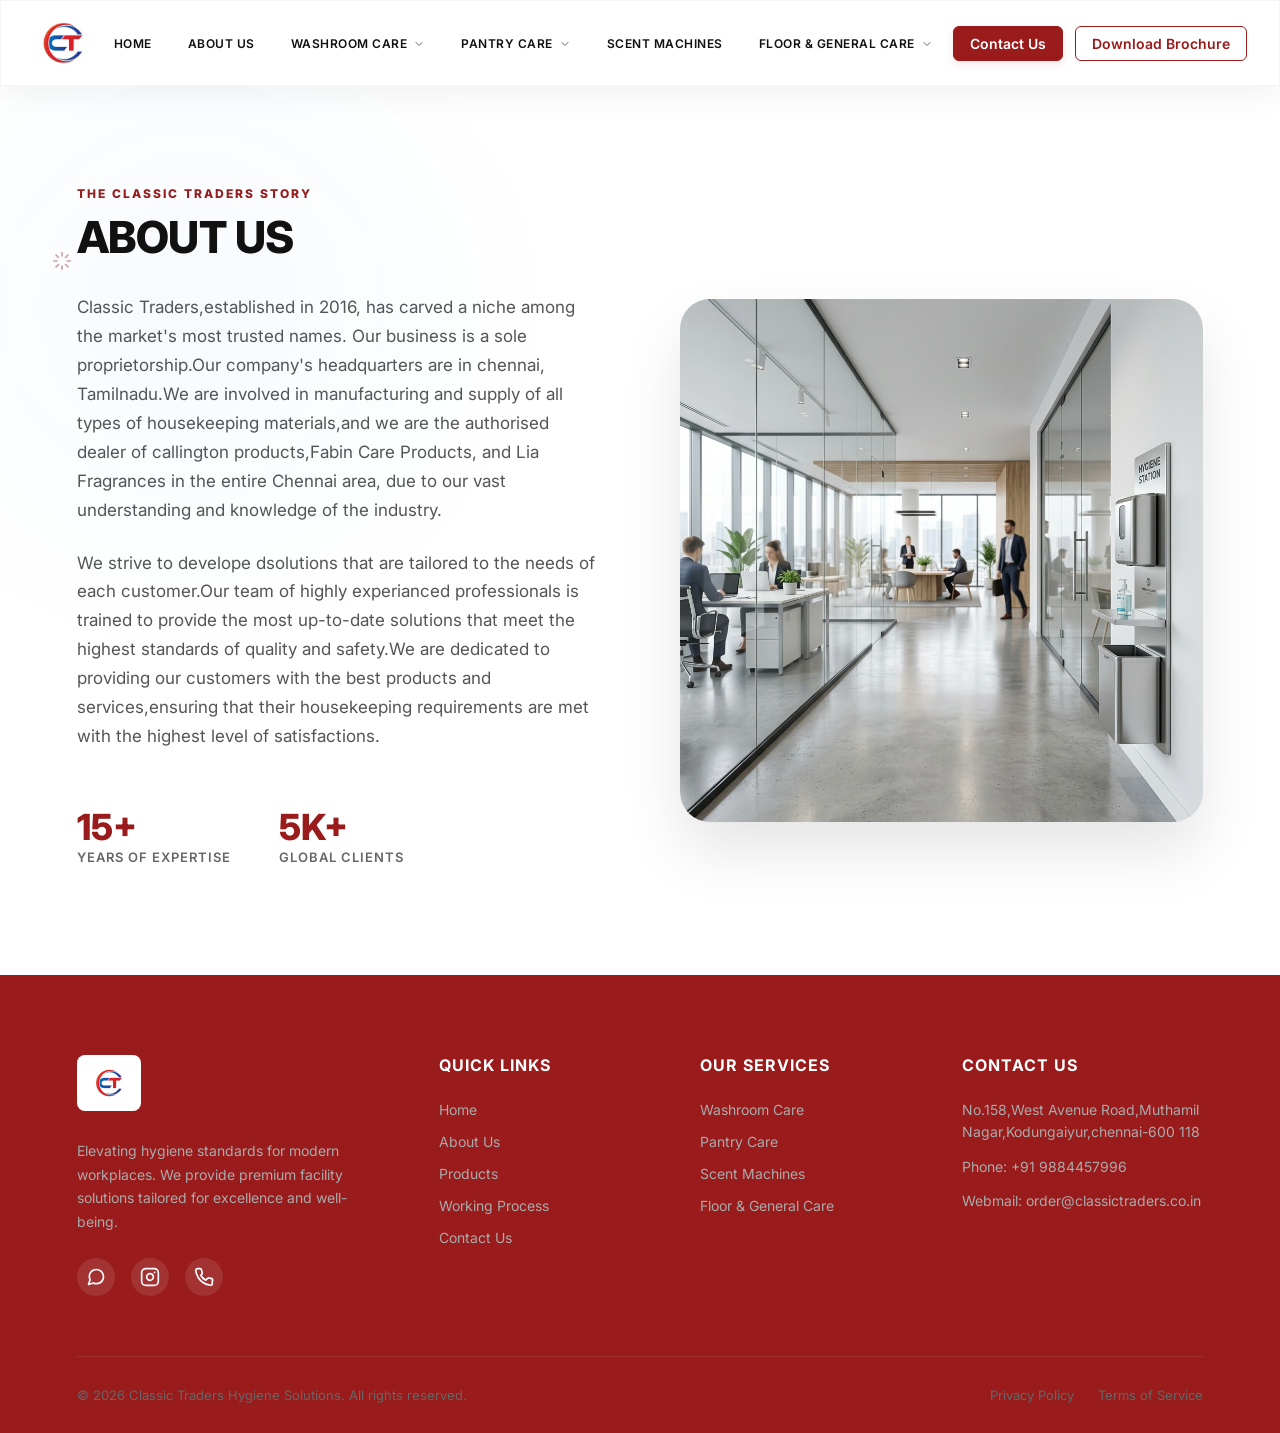
<file: about.html>
<!DOCTYPE html>
<html lang="en">

<head>
    <meta charset="UTF-8">
    <meta name="viewport" content="width=device-width, initial-scale=1.0">
    <title>About Us | CT Traders</title>
    <link rel="stylesheet" href="assets/css/home.css">
    <link href="https://fonts.googleapis.com/css2?family=Inter:wght@400;500;600;700&display=swap" rel="stylesheet">
    <link rel="stylesheet" href="https://cdnjs.cloudflare.com/ajax/libs/font-awesome/6.4.0/css/all.min.css">
</head>

<body id="top">


    <!-- Notification Banner -->
    <div class="top-banner">
        <span class="banner-text">Elevating Hygiene Standards and fresh smell for Every Space.</span>
    </div>

    <!-- Mobile Navigation Overlay -->
    <div class="mobile-nav-overlay" id="mobileNavOverlay"></div>

    <!-- Main Navigation Bar -->
    <header class="navbar">
        <div class="navbar-left">
            <a href="index.html" class="logo">
                <!-- Replace 'your-logo.png' with the path to your actual logo image -->
                <img src="assets/images/logo.jpg" alt="Logo" />
            </a>
        </div>

        <nav class="navbar-center" id="navbarCenter">
            <!-- Mobile Close Button -->
            <button class="mobile-nav-close" id="mobileNavClose" aria-label="Close Menu">
                <svg width="24" height="24" viewBox="0 0 24 24" fill="none" stroke="currentColor" stroke-width="2"
                    stroke-linecap="round" stroke-linejoin="round">
                    <line x1="18" y1="6" x2="6" y2="18"></line>
                    <line x1="6" y1="6" x2="18" y2="18"></line>
                </svg>
            </button>
            <a href="index.html" class="nav-item" style="text-decoration: none;">HOME</a>
            <a href="about.html" class="nav-item" style="text-decoration: none;">ABOUT US</a>
            <div class="nav-item has-dropdown">
                WASHROOM CARE
                <svg class="chevron" width="12" height="12" viewBox="0 0 24 24" fill="none" stroke="currentColor"
                    stroke-width="2" stroke-linecap="round" stroke-linejoin="round">
                    <polyline points="6 9 12 15 18 9"></polyline>
                </svg>
                <div class="dropdown-menu">
                    <a href="washroom-care.html"><i class="fa-solid fa-toilet"></i> Toilet Cleaning</a>
                    <a href="washroom-care.html"><i class="fa-solid fa-soap"></i> Urinal Care</a>
                    <a href="washroom-care.html"><i class="fa-solid fa-spray-can-sparkles"></i> Air Freshners</a>
                </div>
            </div>
            <div class="nav-item has-dropdown">
                PANTRY CARE
                <svg class="chevron" width="12" height="12" viewBox="0 0 24 24" fill="none" stroke="currentColor"
                    stroke-width="2" stroke-linecap="round" stroke-linejoin="round">
                    <polyline points="6 9 12 15 18 9"></polyline>
                </svg>
                <div class="dropdown-menu">
                    <a href="pantry-care.html"><i class="fa-solid fa-utensils"></i> Vessel Cleaners</a>
                    <a href="pantry-care.html"><i class="fa-solid fa-toilet-paper"></i> Tissue Products</a>
                </div>
            </div>
            <a href="scent-machines.html" class="nav-item" style="text-decoration: none;">SCENT MACHINES</a>
            <div class="nav-item has-dropdown">
                FLOOR &amp; GENERAL CARE
                <svg class="chevron" width="12" height="12" viewBox="0 0 24 24" fill="none" stroke="currentColor"
                    stroke-width="2" stroke-linecap="round" stroke-linejoin="round">
                    <polyline points="6 9 12 15 18 9"></polyline>
                </svg>
                <div class="dropdown-menu">
                    <a href="floorgeneral.html"><i class="fa-solid fa-broom"></i> Floor Cleaning</a>
                    <a href="floorgeneral.html"><i class="fa-solid fa-shield-halved"></i> General Care</a>
                    <a href="floorgeneral.html"><i class="fa-solid fa-trash-can"></i> Waste Management</a>
                </div>
            </div>
        </nav>

        <div class="navbar-right">
            <!-- Mobile-only contact block -->
            <a href="tel:+917996077797" class="mobile-contact-pill" aria-label="Call Us">
                <div class="mobile-contact-icon">
                    <svg width="16" height="16" viewBox="0 0 24 24" fill="none" stroke="#991b1b" stroke-width="2.5"
                        stroke-linecap="round" stroke-linejoin="round">
                        <path
                            d="M22 16.92v3a2 2 0 0 1-2.18 2 19.79 19.79 0 0 1-8.63-3.07 19.5 19.5 0 0 1-6-6 19.79 19.79 0 0 1-3.07-8.67A2 2 0 0 1 4.11 2h3a2 2 0 0 1 2 1.72 12.84 12.84 0 0 0 .7 2.81 2 2 0 0 1-.45 2.11L8.09 9.91a16 16 0 0 0 6 6l2.27-2.27a2 2 0 0 1 2.11-.45 12.84 12.84 0 0 0 2.81.7A2 2 0 0 1 22 16.92z">
                        </path>
                    </svg>
                </div>
                <div class="mobile-contact-text">
                    <span class="mobile-contact-label">REACH US</span>
                    <span class="mobile-contact-number">+91 79960 77797</span>
                </div>
            </a>
            <a href="contact.html" class="btn btn-contact-blue btn-magnetic" style="text-decoration: none;">Contact Us</a>
            <a href="assets/Classic Traders Profile.pdf" download="ct_traders_brochure.pdf"
                class="btn btn-outline btn-magnetic" style="text-decoration: none;">Download Brochure</a>
        </div>
    </header>

<!-- About Us Section -->
    <section id="about-page-main" style="padding-top: 100px;" class="about-section">
        <div class="about-container">
            <div class="about-content fade-in-up">
                <div class="section-header" style="text-align: left; margin-bottom: 32px;">
                    <span class="eyebrow" style="color: #991b1b;">THE CLASSIC TRADERS STORY</span>
                    <div class="sparkle-container">
                        <h2 style="font-size: 44px; margin-bottom: 0;">ABOUT US</h2>
                        <svg class="sparkle-svg-left" width="20" height="20" viewBox="0 0 24 24" fill="none"
                            stroke="currentColor" stroke-width="2" stroke-linecap="round" stroke-linejoin="round">
                            <path
                                d="M12 2v4M12 18v4M4.93 4.93l2.83 2.83M16.24 16.24l2.83 2.83M2 12h4M18 12h4M4.93 19.07l2.83-2.83M16.24 7.76l2.83-2.83">
                            </path>
                        </svg>
                    </div>
                </div>
                <p>Classic Traders,established in 2016, has carved a niche among the
                    market's most trusted names. Our business is a sole proprietorship.Our
                    company's headquarters are in chennai, Tamilnadu.We are involved in
                    manufacturing and supply of all types of housekeeping materials,and
                    we are the authorised dealer of callington products,Fabin Care Products,
                    and Lia Fragrances in the entire Chennai area, due to our vast understanding and knowledge of the
                    industry.</p>
                <p>We strive to develope dsolutions that are tailored to the needs of each
                    customer.Our team of highly experianced professionals is trained to
                    provide the most up-to-date solutions that meet the highest standards of
                    quality and safety.We are dedicated to providing our customers with the
                    best products and services,ensuring that their housekeeping
                    requirements are met with the highest level of satisfactions.
                </p>
                <div class="about-stats">
                    <div class="stat-item">
                        <span class="stat-number">15+</span>
                        <span class="stat-label">Years of Expertise</span>
                    </div>
                    <div class="stat-item">
                        <span class="stat-number">5K+</span>
                        <span class="stat-label">Global Clients</span>
                    </div>
                </div>

            </div>
            <div class="about-image fade-in-up">
                <div class="image-wrapper">
                    <img src="assets/images/about_hygiene.png" alt="Modern Clean Office" />
                </div>
            </div>
        </div>
    </section>

<!-- Footer Section -->
    <footer class="main-footer">
        <div class="footer-container">
            <!-- Column 1: Brand Info -->
            <div class="footer-col brand-col">
                <a href="#" class="footer-logo">
                    <img src="assets/images/logo.jpg" alt="CT Traders Logo">
                </a>
                <p class="footer-desc">Elevating hygiene standards for modern workplaces. We provide premium facility
                    solutions tailored for excellence and well-being.</p>
                <div class="social-links">
                    <a href="https://wa.me/919876543210" aria-label="WhatsApp" target="_blank">
                        <svg width="20" height="20" viewBox="0 0 24 24" fill="none" stroke="currentColor"
                            stroke-width="2" stroke-linecap="round" stroke-linejoin="round">
                            <path
                                d="M21 11.5a8.38 8.38 0 0 1-.9 3.8 8.5 8.5 0 0 1-7.6 4.7 8.38 8.38 0 0 1-3.8-.9L3 21l1.9-5.7a8.38 8.38 0 0 1-.9-3.8 8.5 8.5 0 0 1 4.7-7.6 8.38 8.38 0 0 1 3.8-.9h.5a8.48 8.48 0 0 1 8 8v.5z">
                            </path>
                        </svg>
                    </a>
                    <a href="#" aria-label="Instagram">
                        <svg width="20" height="20" viewBox="0 0 24 24" fill="none" stroke="currentColor"
                            stroke-width="2" stroke-linecap="round" stroke-linejoin="round">
                            <rect x="2" y="2" width="20" height="20" rx="5" ry="5"></rect>
                            <path d="M16 11.37A4 4 0 1 1 12.63 8 4 4 0 0 1 16 11.37z"></path>
                            <line x1="17.5" y1="6.5" x2="17.51" y2="6.5"></line>
                        </svg>
                    </a>
                    <a href="tel:+919876543210" aria-label="Call Us">
                        <svg width="20" height="20" viewBox="0 0 24 24" fill="none" stroke="currentColor"
                            stroke-width="2" stroke-linecap="round" stroke-linejoin="round">
                            <path
                                d="M22 16.92v3a2 2 0 0 1-2.18 2 19.79 19.79 0 0 1-8.63-3.07 19.5 19.5 0 0 1-6-6 19.79 19.79 0 0 1-3.07-8.67A2 2 0 0 1 4.11 2h3a2 2 0 0 1 2 1.72 12.84 12.84 0 0 0 .7 2.81 2 2 0 0 1-.45 2.11L8.09 9.91a16 16 0 0 0 6 6l2.27-2.27a2 2 0 0 1 2.11-.45 12.84 12.84 0 0 0 2.81.7A2 2 0 0 1 22 16.92z">
                            </path>
                        </svg>
                    </a>
                </div>
            </div>

            <!-- Column 2: Quick Links -->
            <div class="footer-col">
                <h3>Quick Links</h3>
                <ul class="footer-links">
                    <li><a href="index.html">Home</a></li>
                    <li><a href="about.html">About Us</a></li>
                    <li><a href="allproducts.html">Products</a></li>
                    <li><a href="#working-process">Working Process</a></li>
                    <li><a href="contact.html">Contact Us</a></li>
                </ul>
            </div>

            <!-- Column 3: Services -->
            <div class="footer-col">
                <h3>Our Services</h3>
                <ul class="footer-links">
                    <li><a href="washroom-care.html">Washroom Care</a></li>
                    <li><a href="pantry-care.html">Pantry Care</a></li>
                    <li><a href="scent-machines.html">Scent Machines</a></li>
                    <li><a href="floorgeneral.html">Floor & General Care</a></li>

                </ul>
            </div>

            <!-- Column 4: Contact Info -->
            <div class="footer-col">
                <h3>Contact Us</h3>
                <div class="footer-contact">
                    <p>No.158,West Avenue Road,Muthamil Nagar,Kodungaiyur,chennai-600 118</p>
                    <p>Phone: +91 9884457996</p>
                    <p>Webmail: order@classictraders.co.in</p>
                </div>
            </div>
        </div>

        <div class="footer-bottom">
            <div class="footer-bottom-content">
                <p>&copy; 2026 Classic Traders Hygiene Solutions. All rights reserved.</p>
                <div class="footer-legal">
                    <a href="privacy.html">Privacy Policy</a>
                    <a href="terms.html">Terms of Service</a>
                </div>
            </div>
        </div>
    </footer>

<!-- Mobile Bottom Navigation Bar -->
    <nav class="mobile-bottom-nav" id="mobileBottomNav">
        <a href="index.html" class="bottom-nav-item" id="navHome">
            <i class="fa-solid fa-house"></i>
            <span>Home</span>
        </a>
        <button class="bottom-nav-item" id="bottomNavCategory">
            <i class="fa-solid fa-table-cells-large"></i>
            <span>Category</span>
        </button>

        <a href="https://wa.me/919884457996" class="bottom-nav-item" id="navWhatsApp" target="_blank">
            <i class="fa-brands fa-whatsapp"></i>
            <span>WhatsApp</span>
        </a>
        <button class="bottom-nav-item" id="bottomNavMore">
            <i class="fa-solid fa-bars"></i>
            <span>More</span>
        </button>
    </nav>

    <!-- Categories Drawer -->
    <div class="bottom-more-overlay" id="categoryOverlay"></div>
    <div class="bottom-more-drawer" id="categoryDrawer">
        <div class="bottom-more-header">
            <span>Explore Categories</span>
            <button class="bottom-more-close" id="categoryClose">&times;</button>
        </div>
        <nav class="bottom-more-content category-accordion">
            
            <div class="category-item">
                <div class="category-header">
                    <div class="category-icon-badge bg-washroom"><i class="fa-solid fa-pump-soap" style="color: #0284c7;"></i></div>
                    <span class="category-name">Washroom Care</span>
                    <i class="fa-solid fa-chevron-down category-chevron"></i>
                </div>
                <div class="category-body">
                    <div class="category-divider"></div>
                    <div class="subcategory-list">
                        <a href="washroom-care.html" class="subcategory-item"><i class="fa-solid fa-toilet"></i> Toilet Cleaning</a>
                        <a href="washroom-care.html" class="subcategory-item"><i class="fa-solid fa-soap"></i> Urinal Care</a>
                        <a href="washroom-care.html" class="subcategory-item"><i class="fa-solid fa-spray-can-sparkles"></i> Air Freshners</a>
                    </div>
                </div>
            </div>

            <div class="category-item">
                <div class="category-header">
                    <div class="category-icon-badge bg-pantry"><i class="fa-solid fa-basket-shopping" style="color: #16a34a;"></i></div>
                    <span class="category-name">Pantry Care</span>
                    <i class="fa-solid fa-chevron-down category-chevron"></i>
                </div>
                <div class="category-body">
                    <div class="category-divider"></div>
                    <div class="subcategory-list">
                        <a href="pantry-care.html" class="subcategory-item"><i class="fa-solid fa-utensils"></i> Vessel Cleaners</a>
                        <a href="pantry-care.html" class="subcategory-item"><i class="fa-solid fa-toilet-paper"></i> Tissue Products</a>
                    </div>
                </div>
            </div>

            <div class="category-item">
                <div class="category-header">
                    <div class="category-icon-badge bg-floor"><i class="fa-solid fa-broom" style="color: #ca8a04;"></i></div>
                    <span class="category-name">Floor & General Care</span>
                    <i class="fa-solid fa-chevron-down category-chevron"></i>
                </div>
                <div class="category-body">
                    <div class="category-divider"></div>
                    <div class="subcategory-list">
                        <a href="floorgeneral.html" class="subcategory-item"><i class="fa-solid fa-broom"></i> Floor Cleaning</a>
                        <a href="floorgeneral.html" class="subcategory-item"><i class="fa-solid fa-shield-halved"></i> General Care</a>
                        <a href="floorgeneral.html" class="subcategory-item"><i class="fa-solid fa-trash-can"></i> Waste Management</a>
                    </div>
                </div>
            </div>

            <div class="category-item">
                <div class="category-header">
                    <div class="category-icon-badge bg-scent"><i class="fa-solid fa-wind" style="color: #9333ea;"></i></div>
                    <span class="category-name">Scent Machines</span>
                    <i class="fa-solid fa-chevron-down category-chevron"></i>
                </div>
                <div class="category-body">
                    <div class="category-divider"></div>
                    <div class="subcategory-list">
                        <a href="scent-machines.html" class="subcategory-item"><i class="fa-solid fa-tv"></i> Wall Mounted</a>
                        <a href="scent-machines.html" class="subcategory-item"><i class="fa-solid fa-fan"></i> Floor Standing</a>
                    </div>
                </div>
            </div>

        </nav>
    </div>
    <!-- More Options Drawer -->
    <div class="bottom-more-overlay" id="moreOverlay"></div>
    <div class="bottom-more-drawer" id="moreDrawer">
        <div class="bottom-more-header">
            <span>Menu Options</span>
            <button class="bottom-more-close" id="moreClose">&times;</button>
        </div>
        <nav class="bottom-more-content">
            <div class="drawer-section">
                <h4>Company & Links</h4>
                <div class="drawer-grid">
                    <a href="allproducts.html" class="drawer-link">View All Products</a>
                    <a href="assets/downloads/brochure.pdf" class="drawer-link" download>Download Brochure</a>
                    <a href="about.html" class="drawer-link">About Us</a>
                    <a href="contact.html" class="drawer-link">Contact Us</a>
                </div>
            </div>
        </nav>
    </div>

    
    <script src="script.js"></script>
</body>
</html>
</file>
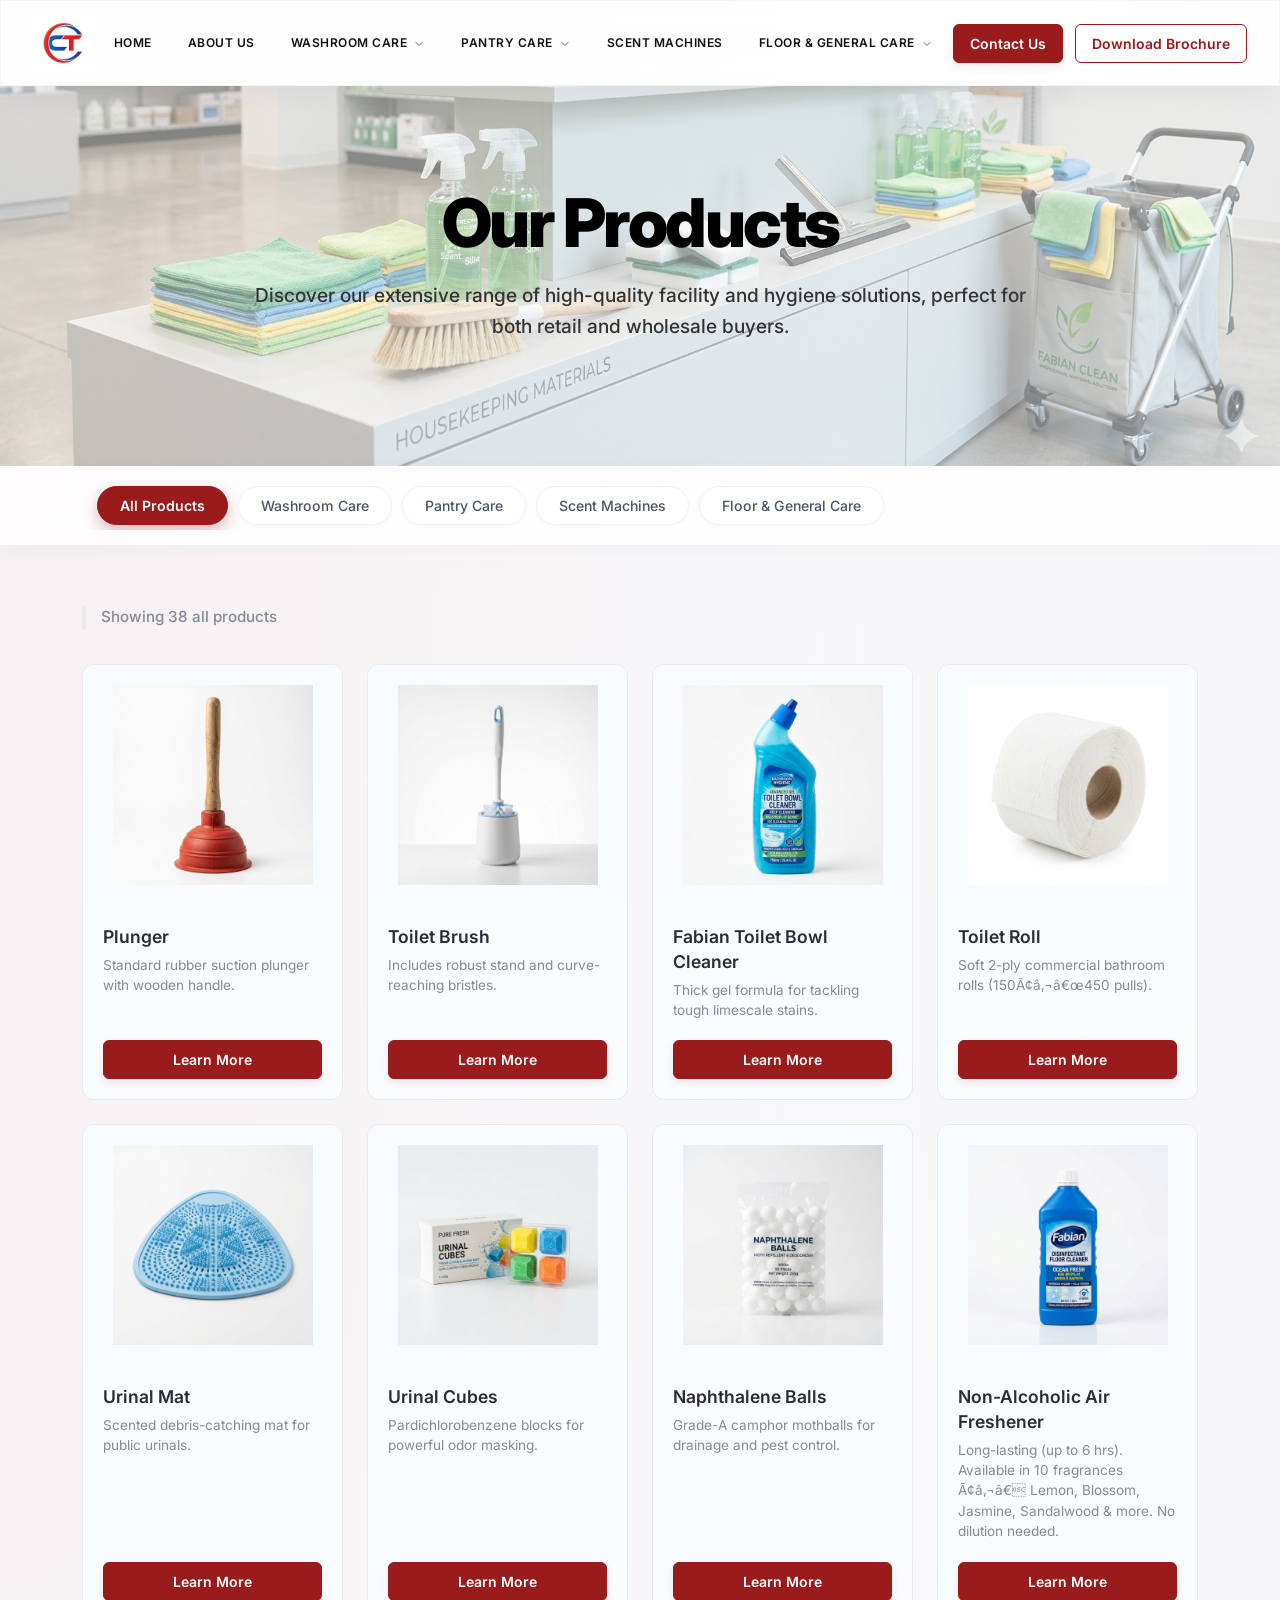
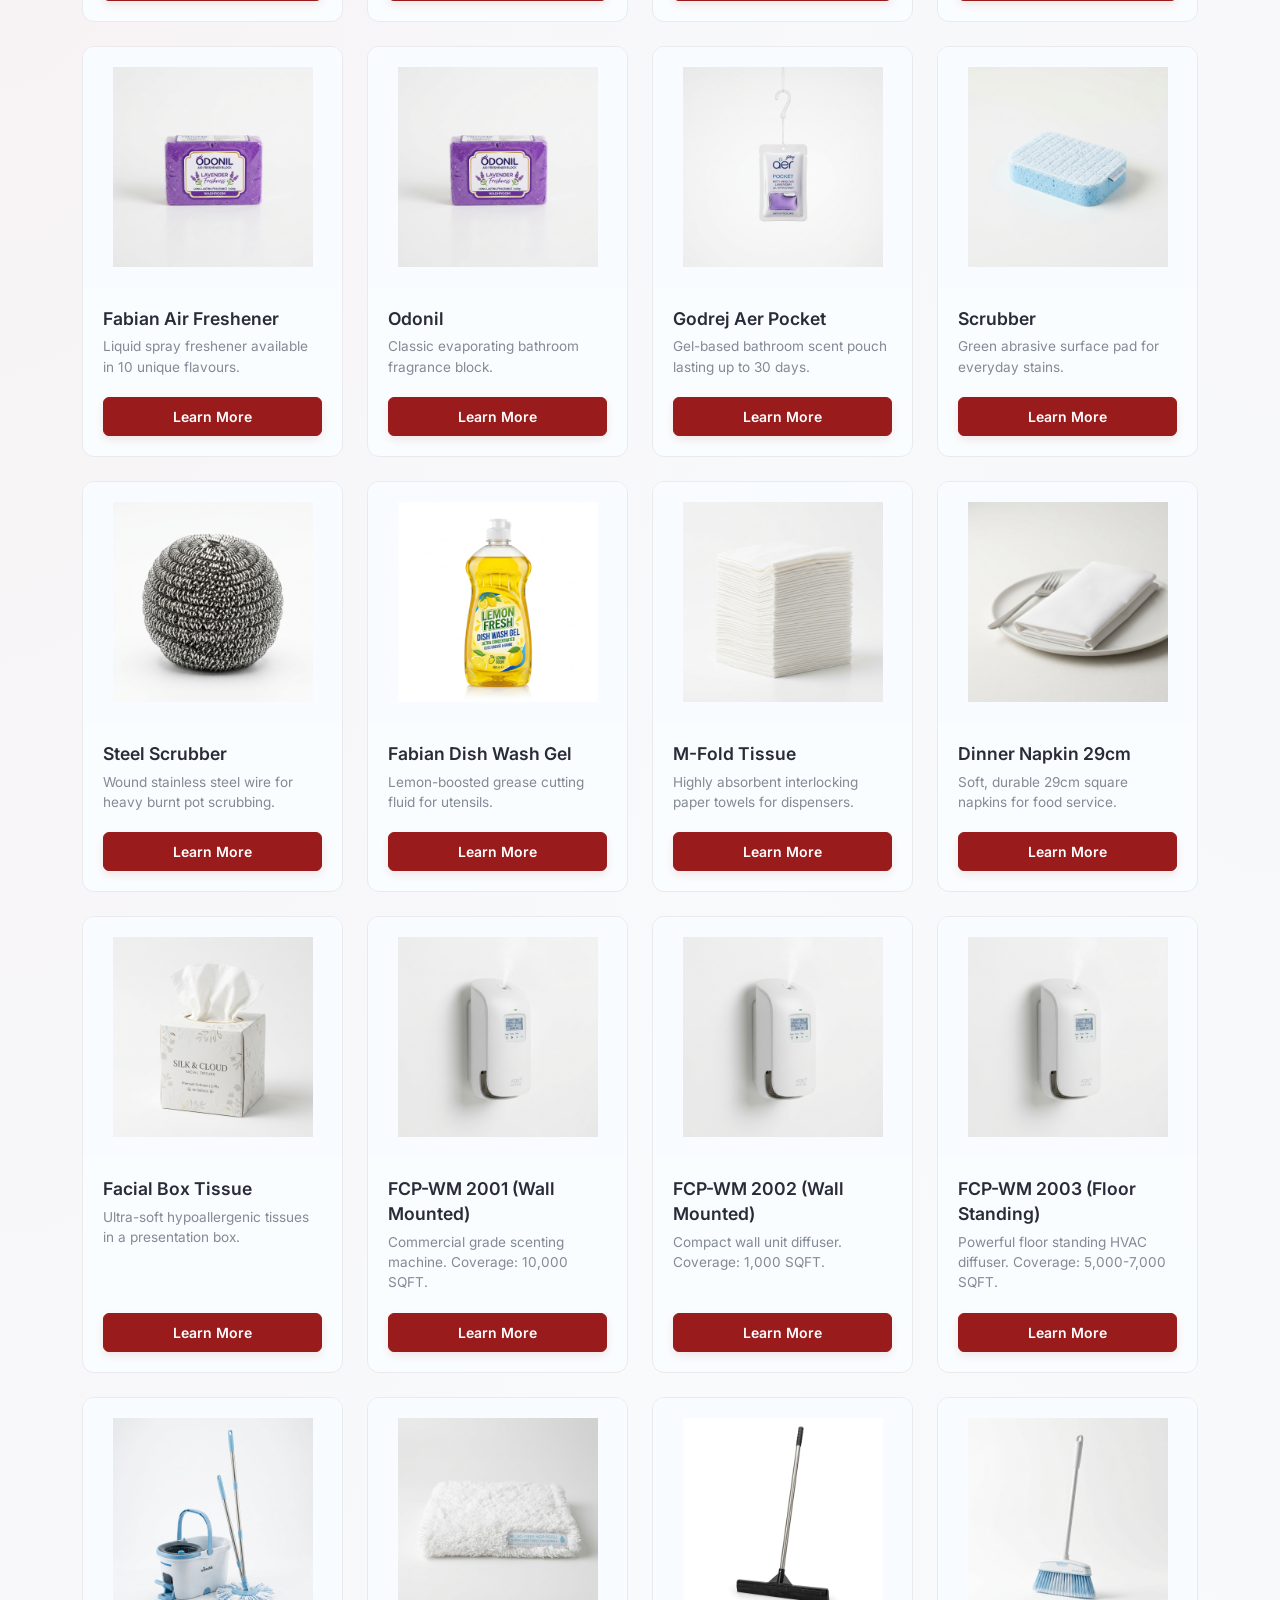
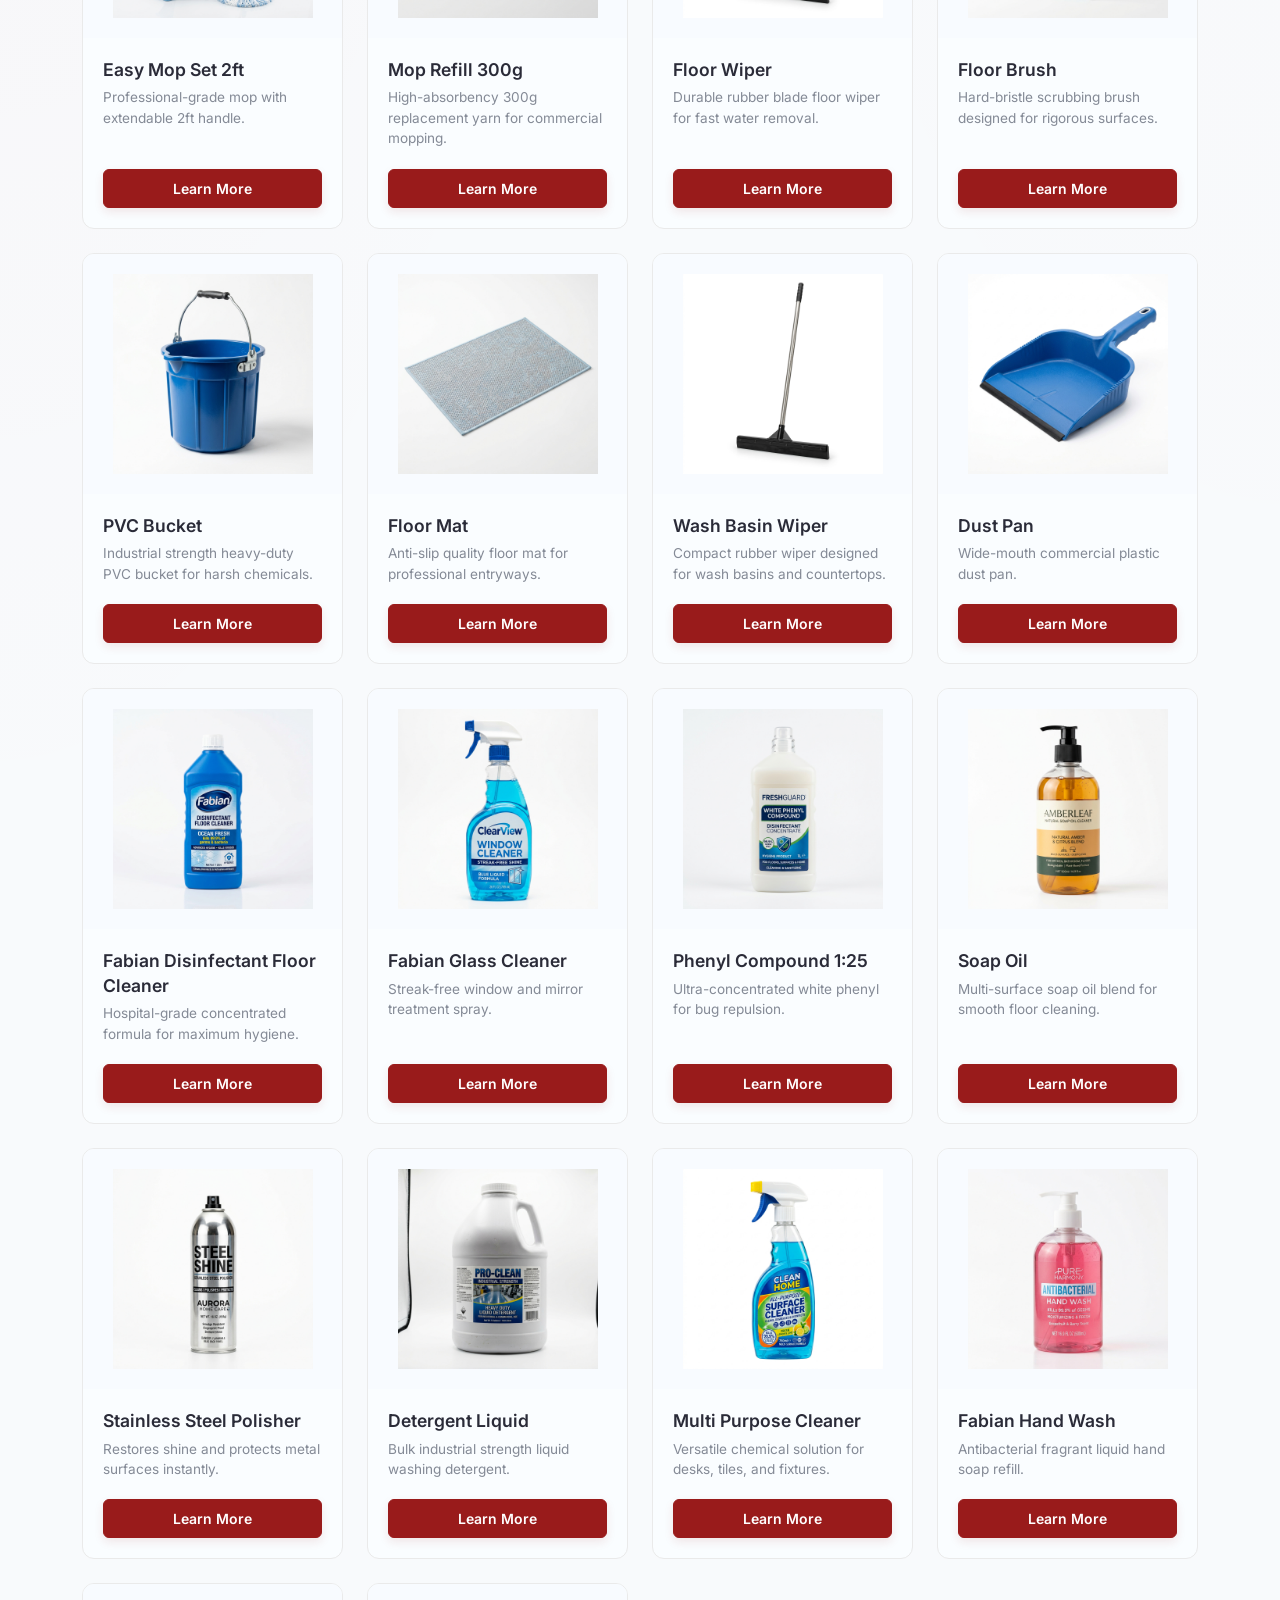
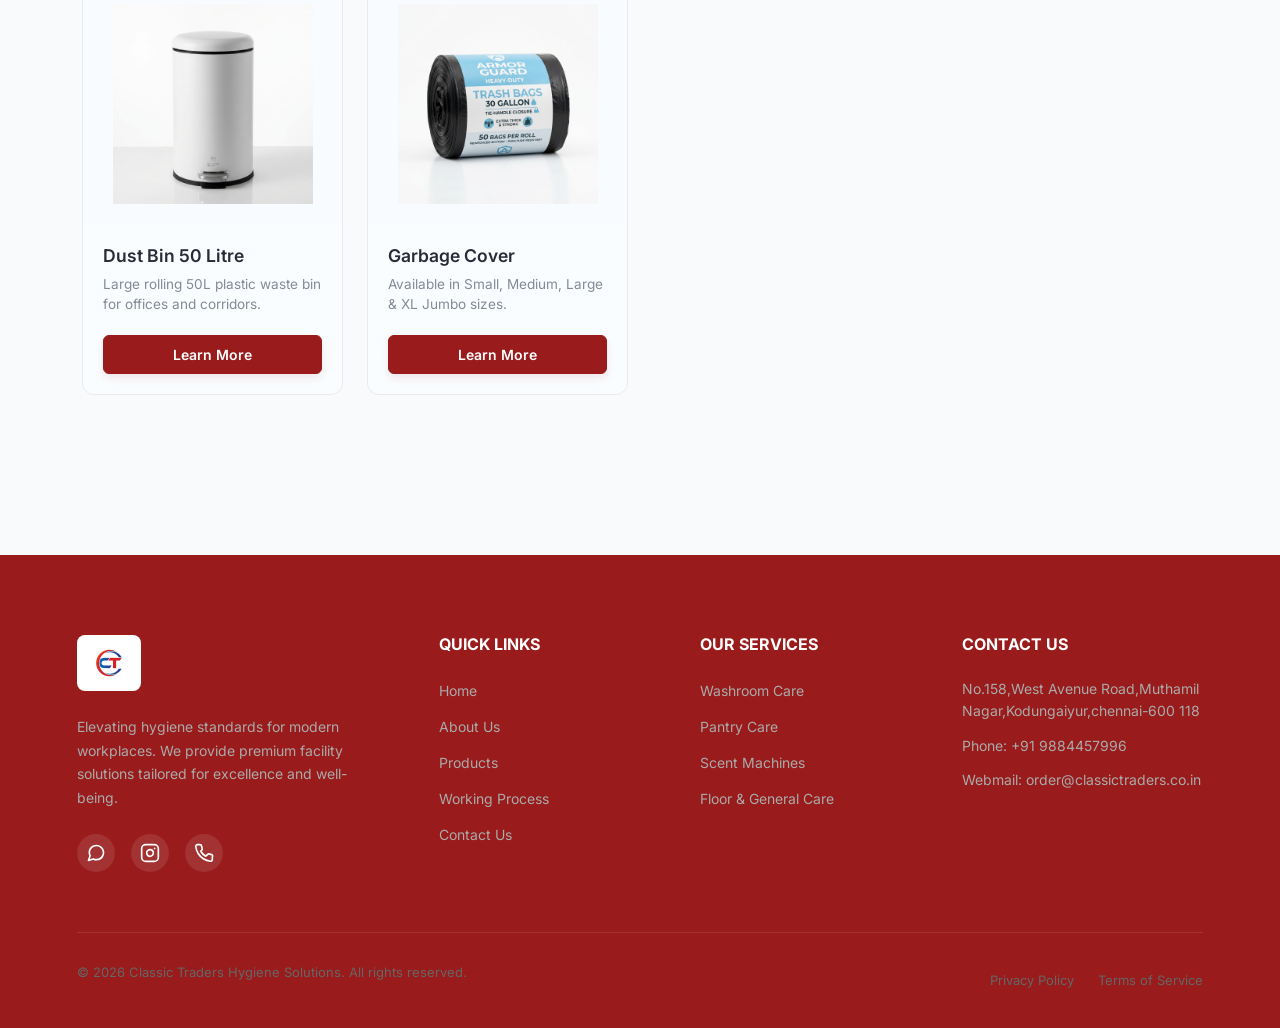
<file: allproducts.html>
<!DOCTYPE html>
<html lang="en">

<head>
    <meta charset="UTF-8">
    <meta name="viewport" content="width=device-width, initial-scale=1.0">
    <title>All Products - CT Cleaning & Hygiene</title>
    <link href="https://cdn.jsdelivr.net/npm/bootstrap@5.3.0/dist/css/bootstrap.min.css" rel="stylesheet">
    <link rel="stylesheet" href="https://cdnjs.cloudflare.com/ajax/libs/font-awesome/6.4.0/css/all.min.css">
    <link rel="stylesheet" href="assets/css/styles.css">
</head>

<body>
    <div class="top-banner">
        <span class="banner-text">Elevating Hygiene Standards and fresh smell for Every Space.</span>
    </div>

    <!-- Mobile Navigation Overlay -->
    <div class="mobile-nav-overlay" id="mobileNavOverlay"></div>

    <!-- Main Navigation Bar -->
    <header class="navbar">
        <div class="navbar-left">
            <a href="index.html#top" class="logo">
                <img src="assets/images/logo.jpg" alt="Logo" />
            </a>
        </div>

        <nav class="navbar-center" id="navbarCenter">
            <button class="mobile-nav-close" id="mobileNavClose" aria-label="Close Menu">
                <svg width="24" height="24" viewBox="0 0 24 24" fill="none" stroke="currentColor" stroke-width="2"
                    stroke-linecap="round" stroke-linejoin="round">
                    <line x1="18" y1="6" x2="6" y2="18"></line>
                    <line x1="6" y1="6" x2="18" y2="18"></line>
                </svg>
            </button>
            <a href="index.html#top" class="nav-item" style="text-decoration: none;">HOME</a>
            <a href="about.html" class="nav-item" style="text-decoration: none;">ABOUT US</a>
            <div class="nav-item has-dropdown">
                WASHROOM CARE
                <svg class="chevron" width="12" height="12" viewBox="0 0 24 24" fill="none" stroke="currentColor"
                    stroke-width="2" stroke-linecap="round" stroke-linejoin="round">
                    <polyline points="6 9 12 15 18 9"></polyline>
                </svg>
                <div class="dropdown-menu">
                    <a href="washroom-care.html"><i class="fa-solid fa-toilet"></i> Toilet Cleaning</a>
                    <a href="washroom-care.html"><i class="fa-solid fa-soap"></i> Urinal Care</a>
                    <a href="washroom-care.html"><i class="fa-solid fa-spray-can-sparkles"></i> Air Freshners</a>
                </div>
            </div>
            <div class="nav-item has-dropdown">
                PANTRY CARE
                <svg class="chevron" width="12" height="12" viewBox="0 0 24 24" fill="none" stroke="currentColor"
                    stroke-width="2" stroke-linecap="round" stroke-linejoin="round">
                    <polyline points="6 9 12 15 18 9"></polyline>
                </svg>
                <div class="dropdown-menu">
                    <a href="pantry-care.html"><i class="fa-solid fa-utensils"></i> Vessel Cleaners</a>
                    <a href="pantry-care.html"><i class="fa-solid fa-toilet-paper"></i> Tissue Products</a>
                </div>
            </div>
            <a href="scent-machines.html" class="nav-item" style="text-decoration: none;">SCENT MACHINES</a>
            <div class="nav-item has-dropdown">
                FLOOR & GENERAL CARE
                <svg class="chevron" width="12" height="12" viewBox="0 0 24 24" fill="none" stroke="currentColor"
                    stroke-width="2" stroke-linecap="round" stroke-linejoin="round">
                    <polyline points="6 9 12 15 18 9"></polyline>
                </svg>
                <div class="dropdown-menu">
                    <a href="floorgeneral.html"><i class="fa-solid fa-broom"></i> Floor Cleaning</a>
                    <a href="floorgeneral.html"><i class="fa-solid fa-shield-halved"></i> General Care</a>
                    <a href="floorgeneral.html"><i class="fa-solid fa-trash-can"></i> Waste Management</a>
                </div>
            </div>
        </nav>

                <div class="navbar-right">
            <!-- Mobile-only contact block -->
            <a href="tel:+917996077797" class="mobile-contact-pill" aria-label="Call Us">
                <div class="mobile-contact-icon">
                    <svg width="16" height="16" viewBox="0 0 24 24" fill="none" stroke="#991b1b" stroke-width="2.5" stroke-linecap="round" stroke-linejoin="round">
                        <path d="M22 16.92v3a2 2 0 0 1-2.18 2 19.79 19.79 0 0 1-8.63-3.07 19.5 19.5 0 0 1-6-6 19.79 19.79 0 0 1-3.07-8.67A2 2 0 0 1 4.11 2h3a2 2 0 0 1 2 1.72 12.84 12.84 0 0 0 .7 2.81 2 2 0 0 1-.45 2.11L8.09 9.91a16 16 0 0 0 6 6l2.27-2.27a2 2 0 0 1 2.11-.45 12.84 12.84 0 0 0 2.81.7A2 2 0 0 1 22 16.92z"></path>
                    </svg>
                </div>
                <div class="mobile-contact-text">
                    <span class="mobile-contact-label">REACH US</span>
                    <span class="mobile-contact-number">+91 79960 77797</span>
                </div>
            </a>
            <a href="contact.html" class="btn btn-contact-blue btn-magnetic" style="text-decoration: none;">Contact Us</a>
            <a href="assets/Classic Traders Profile.pdf" download="ct_traders_brochure.pdf"
                class="btn btn-outline btn-magnetic" style="text-decoration: none;">Download Brochure</a>
        </div>
    </header>

    <!-- Header & Search -->
    <div class="shop-header fade-in-up">
        <div class="container">
            <h1 class="shop-title">Our Products</h1>
            <p class="shop-desc">Discover our extensive range of high-quality facility and hygiene solutions, perfect
                for both retail and wholesale buyers.</p>
        </div>
    </div>

    <!-- Sub-navigation Categorization -->
    <div class="sub-nav fade-in-up">
        <div class="container">
            <div class="sub-nav-pills" id="subCategoryContainer">
                <button class="sub-nav-pill active" data-filter="all">All Products</button>
                <button class="sub-nav-pill" data-filter="washroom">Washroom Care</button>
                <button class="sub-nav-pill" data-filter="pantry">Pantry Care</button>
                <button class="sub-nav-pill" data-filter="scent">Scent Machines</button>
                <button class="sub-nav-pill" data-filter="floor">Floor & General Care</button>
            </div>
            <!-- Secondary Sub-nav (Hidden by default, shown when a category is selected) -->
            <div class="sub-nav-pills secondary-pills" id="secondarySubNav"
                style="display: none; margin-top: 15px; justify-content: flex-start; flex-wrap: wrap; gap: 10px;">
                <!-- Dynamically populated by script.js -->
            </div>
        </div>
    </div>


    <!-- =========================================================
         MAIN PRODUCTS GRID
         ========================================================= -->
    <div class="products-wrapper">
        <div class="container">
            <div class="products-layout">
                <!-- Sidebar Removed: Categories now handled by horizontal sub-nav -->


                <!-- Main Content -->
                <main class="products-main">
                    <div class="results-count fade-in-up" id="resultsCount">Showing all products</div>
                    <div class="row g-4" id="productsGrid">



                        <div class="col-12 col-sm-6 col-md-4 col-lg-3 product-item fade-in-up" data-category="washroom"
                            data-subcategory="toilet" data-name="plunger">
                            <div class="product-card">
                                <div class="product-img-wrapper">
                                    <img src="assets/images/plunger.png" alt="Plunger">
                                </div>
                                <div class="product-info">
                                    <h3 class="product-title">Plunger</h3>
                                    <p class="product-desc">Standard rubber suction plunger with wooden handle.</p>
                                    <button class="btn btn-quote">Learn More</button>
                                </div>
                            </div>
                        </div>

                        <div class="col-12 col-sm-6 col-md-4 col-lg-3 product-item fade-in-up delay-100"
                            data-category="washroom" data-subcategory="toilet" data-name="toilet brush">
                            <div class="product-card">
                                <div class="product-img-wrapper">
                                    <img src="assets/images/toilet_brush.png" alt="Toilet Brush">
                                </div>
                                <div class="product-info">
                                    <h3 class="product-title">Toilet Brush</h3>
                                    <p class="product-desc">Includes robust stand and curve-reaching bristles.</p>
                                    <button class="btn btn-quote">Learn More</button>
                                </div>
                            </div>
                        </div>

                        <div class="col-12 col-sm-6 col-md-4 col-lg-3 product-item fade-in-up delay-200"
                            data-category="washroom" data-subcategory="toilet" data-name="fabian toilet bowl cleaner">
                            <div class="product-card">
                                <div class="product-img-wrapper">
                                    <img src="assets/images/toilet_bowl_cleaner.png" alt="Fabian Toilet Bowl Cleaner">
                                </div>
                                <div class="product-info">
                                    <h3 class="product-title">Fabian Toilet Bowl Cleaner</h3>
                                    <p class="product-desc">Thick gel formula for tackling tough limescale stains.</p>
                                    <button class="btn btn-quote">Learn More</button>
                                </div>
                            </div>
                        </div>

                        <div class="col-12 col-sm-6 col-md-4 col-lg-3 product-item fade-in-up delay-300"
                            data-category="washroom" data-subcategory="toilet" data-name="toilet roll">
                            <div class="product-card">
                                <div class="product-img-wrapper">
                                    <img src="assets/images/toilet_roll.png" alt="Toilet Roll">
                                </div>
                                <div class="product-info">
                                    <h3 class="product-title">Toilet Roll</h3>
                                    <p class="product-desc">Soft 2-ply commercial bathroom rolls (150Ã¢â‚¬â€œ450 pulls).</p>
                                    <button class="btn btn-quote">Learn More</button>
                                </div>
                            </div>
                        </div>



                        <div class="col-12 col-sm-6 col-md-4 col-lg-3 product-item fade-in-up" data-category="washroom"
                            data-subcategory="urinal" data-name="urinal mat">
                            <div class="product-card">
                                <div class="product-img-wrapper">
                                    <img src="assets/images/urinal_mat.png" alt="Urinal Mat">
                                </div>
                                <div class="product-info">
                                    <h3 class="product-title">Urinal Mat</h3>
                                    <p class="product-desc">Scented debris-catching mat for public urinals.</p>
                                    <button class="btn btn-quote">Learn More</button>
                                </div>
                            </div>
                        </div>

                        <div class="col-12 col-sm-6 col-md-4 col-lg-3 product-item fade-in-up delay-100"
                            data-category="washroom" data-subcategory="urinal" data-name="urinal cubes">
                            <div class="product-card">
                                <div class="product-img-wrapper">
                                    <img src="assets/images/urinal_cubes.png" alt="Urinal Cubes">
                                </div>
                                <div class="product-info">
                                    <h3 class="product-title">Urinal Cubes</h3>
                                    <p class="product-desc">Pardichlorobenzene blocks for powerful odor masking.</p>
                                    <button class="btn btn-quote">Learn More</button>
                                </div>
                            </div>
                        </div>

                        <div class="col-12 col-sm-6 col-md-4 col-lg-3 product-item fade-in-up delay-200"
                            data-category="washroom" data-subcategory="urinal" data-name="naphthalene balls">
                            <div class="product-card">
                                <div class="product-img-wrapper">
                                    <img src="assets/images/naphthalene_balls.png" alt="Naphthalene Balls">
                                </div>
                                <div class="product-info">
                                    <h3 class="product-title">Naphthalene Balls</h3>
                                    <p class="product-desc">Grade-A camphor mothballs for drainage and pest control.</p>
                                    <button class="btn btn-quote">Learn More</button>
                                </div>
                            </div>
                        </div>



                        <div class="col-12 col-sm-6 col-md-4 col-lg-3 product-item fade-in-up" data-category="washroom"
                            data-subcategory="airfreshener" data-name="non alcoholic air freshener fabian lime">
                            <div class="product-card">
                                <div class="product-img-wrapper">
                                    <img src="assets/images/disinfectant_cleaner.png" alt="Non-Alcoholic Air Freshener">
                                </div>
                                <div class="product-info">
                                    <h3 class="product-title">Non-Alcoholic Air Freshener</h3>
                                    <p class="product-desc">Long-lasting (up to 6 hrs). Available in 10 fragrances Ã¢â‚¬â€
                                        Lemon,
                                        Blossom, Jasmine, Sandalwood & more. No dilution needed.</p>
                                    <button class="btn btn-quote">Learn More</button>
                                </div>
                            </div>
                        </div>

                        <div class="col-12 col-sm-6 col-md-4 col-lg-3 product-item fade-in-up delay-100"
                            data-category="washroom" data-subcategory="airfreshener" data-name="fabian air freshener">
                            <div class="product-card">
                                <div class="product-img-wrapper">
                                    <img src="assets/images/odonil.png" alt="Fabian Air Freshener">
                                </div>
                                <div class="product-info">
                                    <h3 class="product-title">Fabian Air Freshener</h3>
                                    <p class="product-desc">Liquid spray freshener available in 10 unique flavours.</p>
                                    <button class="btn btn-quote">Learn More</button>
                                </div>
                            </div>
                        </div>

                        <div class="col-12 col-sm-6 col-md-4 col-lg-3 product-item fade-in-up delay-100"
                            data-category="washroom" data-subcategory="airfreshener" data-name="odonil">
                            <div class="product-card">
                                <div class="product-img-wrapper">
                                    <img src="assets/images/odonil.png" alt="Odonil">
                                </div>
                                <div class="product-info">
                                    <h3 class="product-title">Odonil</h3>
                                    <p class="product-desc">Classic evaporating bathroom fragrance block.</p>
                                    <button class="btn btn-quote">Learn More</button>
                                </div>
                            </div>
                        </div>

                        <div class="col-12 col-sm-6 col-md-4 col-lg-3 product-item fade-in-up delay-200"
                            data-category="washroom" data-subcategory="airfreshener" data-name="godrej aer pocket">
                            <div class="product-card">
                                <div class="product-img-wrapper">
                                    <img src="assets/images/aer_pocket.png" alt="Godrej Aer Pocket">
                                </div>
                                <div class="product-info">
                                    <h3 class="product-title">Godrej Aer Pocket</h3>
                                    <p class="product-desc">Gel-based bathroom scent pouch lasting up to 30 days.</p>
                                    <button class="btn btn-quote">Learn More</button>
                                </div>
                            </div>
                        </div>



                        <div class="col-12 col-sm-6 col-md-4 col-lg-3 product-item fade-in-up" data-category="pantry"
                            data-subcategory="vessel" data-name="scrubber">
                            <div class="product-card">
                                <div class="product-img-wrapper">
                                    <img src="assets/images/scrubber.png" alt="Scrubber">
                                </div>
                                <div class="product-info">
                                    <h3 class="product-title">Scrubber</h3>
                                    <p class="product-desc">Green abrasive surface pad for everyday stains.</p>
                                    <button class="btn btn-quote">Learn More</button>
                                </div>
                            </div>
                        </div>

                        <div class="col-12 col-sm-6 col-md-4 col-lg-3 product-item fade-in-up delay-100"
                            data-category="pantry" data-subcategory="vessel" data-name="steel scrubber">
                            <div class="product-card">
                                <div class="product-img-wrapper">
                                    <img src="assets/images/steel_scrubber.png" alt="Steel Scrubber">
                                </div>
                                <div class="product-info">
                                    <h3 class="product-title">Steel Scrubber</h3>
                                    <p class="product-desc">Wound stainless steel wire for heavy burnt pot scrubbing.
                                    </p>
                                    <button class="btn btn-quote">Learn More</button>
                                </div>
                            </div>
                        </div>

                        <div class="col-12 col-sm-6 col-md-4 col-lg-3 product-item fade-in-up delay-200"
                            data-category="pantry" data-subcategory="vessel" data-name="fabian dish wash gel">
                            <div class="product-card">
                                <div class="product-img-wrapper">
                                    <img src="assets/images/dish_wash_gel.png" alt="Fabian Dish Wash Gel">
                                </div>
                                <div class="product-info">
                                    <h3 class="product-title">Fabian Dish Wash Gel</h3>
                                    <p class="product-desc">Lemon-boosted grease cutting fluid for utensils.</p>
                                    <button class="btn btn-quote">Learn More</button>
                                </div>
                            </div>
                        </div>



                        <div class="col-12 col-sm-6 col-md-4 col-lg-3 product-item fade-in-up delay-300"
                            data-category="pantry" data-subcategory="tissue" data-name="m-fold tissue">
                            <div class="product-card">
                                <div class="product-img-wrapper">
                                    <img src="assets/images/m_fold_tissue.png" alt="M-Fold Tissue">
                                </div>
                                <div class="product-info">
                                    <h3 class="product-title">M-Fold Tissue</h3>
                                    <p class="product-desc">Highly absorbent interlocking paper towels for dispensers.
                                    </p>
                                    <button class="btn btn-quote">Learn More</button>
                                </div>
                            </div>
                        </div>

                        <div class="col-12 col-sm-6 col-md-4 col-lg-3 product-item fade-in-up" data-category="pantry"
                            data-subcategory="tissue" data-name="dinner napkin 29cm">
                            <div class="product-card">
                                <div class="product-img-wrapper">
                                    <img src="assets/images/dinner_napkin.png" alt="Dinner Napkin 29cm">
                                </div>
                                <div class="product-info">
                                    <h3 class="product-title">Dinner Napkin 29cm</h3>
                                    <p class="product-desc">Soft, durable 29cm square napkins for food service.</p>
                                    <button class="btn btn-quote">Learn More</button>
                                </div>
                            </div>
                        </div>

                        <div class="col-12 col-sm-6 col-md-4 col-lg-3 product-item fade-in-up delay-100"
                            data-category="pantry" data-subcategory="tissue" data-name="facial box tissue">
                            <div class="product-card">
                                <div class="product-img-wrapper">
                                    <img src="assets/images/facial_tissue.png" alt="Facial Box Tissue">
                                </div>
                                <div class="product-info">
                                    <h3 class="product-title">Facial Box Tissue</h3>
                                    <p class="product-desc">Ultra-soft hypoallergenic tissues in a presentation box.</p>
                                    <button class="btn btn-quote">Learn More</button>
                                </div>
                            </div>
                        </div>



                        <div class="col-12 col-sm-6 col-md-4 col-lg-3 product-item fade-in-up delay-200"
                            data-category="scent" data-subcategory="scent-machines"
                            data-name="fcp-wm 2001 wall mounted">
                            <div class="product-card">
                                <div class="product-img-wrapper">
                                    <img src="assets/images/scent_wall_machine.png" alt="FCP-WM 2001 Wall Mounted">
                                </div>
                                <div class="product-info">
                                    <h3 class="product-title">FCP-WM 2001 (Wall Mounted)</h3>
                                    <p class="product-desc">Commercial grade scenting machine. Coverage: 10,000 SQFT.
                                    </p>
                                    <button class="btn btn-quote">Learn More</button>
                                </div>
                            </div>
                        </div>

                        <div class="col-12 col-sm-6 col-md-4 col-lg-3 product-item fade-in-up delay-300"
                            data-category="scent" data-subcategory="scent-machines"
                            data-name="fcp-wm 2002 wall mounted">
                            <div class="product-card">
                                <div class="product-img-wrapper">
                                    <img src="assets/images/scent_wall_machine.png" alt="FCP-WM 2002 Wall Mounted">
                                </div>
                                <div class="product-info">
                                    <h3 class="product-title">FCP-WM 2002 (Wall Mounted)</h3>
                                    <p class="product-desc">Compact wall unit diffuser. Coverage: 1,000 SQFT.</p>
                                    <button class="btn btn-quote">Learn More</button>
                                </div>
                            </div>
                        </div>

                        <div class="col-12 col-sm-6 col-md-4 col-lg-3 product-item fade-in-up" data-category="scent"
                            data-subcategory="scent-machines" data-name="fcp-wm 2003 floor standing">
                            <div class="product-card">
                                <div class="product-img-wrapper">
                                    <img src="assets/images/scent_wall_machine.png" alt="FCP-WM 2003 Floor Standing">
                                </div>
                                <div class="product-info">
                                    <h3 class="product-title">FCP-WM 2003 (Floor Standing)</h3>
                                    <p class="product-desc">Powerful floor standing HVAC diffuser. Coverage: 5,000-7,000
                                        SQFT.
                                    </p>
                                    <button class="btn btn-quote">Learn More</button>
                                </div>
                            </div>
                        </div>



                        <div class="col-12 col-sm-6 col-md-4 col-lg-3 product-item fade-in-up delay-100"
                            data-category="floor" data-subcategory="floor-tools" data-name="easy mop set 2ft">
                            <div class="product-card">
                                <div class="product-img-wrapper">
                                    <img src="assets/images/easy_mop.png" alt="Easy Mop Set 2ft">
                                </div>
                                <div class="product-info">
                                    <h3 class="product-title">Easy Mop Set 2ft</h3>
                                    <p class="product-desc">Professional-grade mop with extendable 2ft handle.</p>
                                    <button class="btn btn-quote">Learn More</button>
                                </div>
                            </div>
                        </div>

                        <div class="col-12 col-sm-6 col-md-4 col-lg-3 product-item fade-in-up delay-200"
                            data-category="floor" data-subcategory="floor-tools" data-name="mop refill 300g">
                            <div class="product-card">
                                <div class="product-img-wrapper">
                                    <img src="assets/images/mop_refill.png" alt="Mop Refill 300g">
                                </div>
                                <div class="product-info">
                                    <h3 class="product-title">Mop Refill 300g</h3>
                                    <p class="product-desc">High-absorbency 300g replacement yarn for commercial
                                        mopping.</p>
                                    <button class="btn btn-quote">Learn More</button>
                                </div>
                            </div>
                        </div>

                        <div class="col-12 col-sm-6 col-md-4 col-lg-3 product-item fade-in-up delay-300"
                            data-category="floor" data-subcategory="floor-tools" data-name="floor wiper">
                            <div class="product-card">
                                <div class="product-img-wrapper">
                                    <img src="assets/images/floor_wiper2.png" alt="Floor Wiper">
                                </div>
                                <div class="product-info">
                                    <h3 class="product-title">Floor Wiper</h3>
                                    <p class="product-desc">Durable rubber blade floor wiper for fast water removal.</p>
                                    <button class="btn btn-quote">Learn More</button>
                                </div>
                            </div>
                        </div>

                        <div class="col-12 col-sm-6 col-md-4 col-lg-3 product-item fade-in-up" data-category="floor"
                            data-subcategory="floor-tools" data-name="floor brush">
                            <div class="product-card">
                                <div class="product-img-wrapper">
                                    <img src="assets/images/soft_broom.png" alt="Floor Brush">
                                </div>
                                <div class="product-info">
                                    <h3 class="product-title">Floor Brush</h3>
                                    <p class="product-desc">Hard-bristle scrubbing brush designed for rigorous surfaces.
                                    </p>
                                    <button class="btn btn-quote">Learn More</button>
                                </div>
                            </div>
                        </div>

                        <div class="col-12 col-sm-6 col-md-4 col-lg-3 product-item fade-in-up delay-100"
                            data-category="floor" data-subcategory="floor-tools" data-name="pvc bucket">
                            <div class="product-card">
                                <div class="product-img-wrapper">
                                    <img src="assets/images/pvc_bucket.png" alt="PVC Bucket">
                                </div>
                                <div class="product-info">
                                    <h3 class="product-title">PVC Bucket</h3>
                                    <p class="product-desc">Industrial strength heavy-duty PVC bucket for harsh
                                        chemicals.</p>
                                    <button class="btn btn-quote">Learn More</button>
                                </div>
                            </div>
                        </div>

                        <div class="col-12 col-sm-6 col-md-4 col-lg-3 product-item fade-in-up delay-200"
                            data-category="floor" data-subcategory="floor-tools" data-name="floor mat">
                            <div class="product-card">
                                <div class="product-img-wrapper">
                                    <img src="assets/images/floor_mat.png" alt="Floor Mat">
                                </div>
                                <div class="product-info">
                                    <h3 class="product-title">Floor Mat</h3>
                                    <p class="product-desc">Anti-slip quality floor mat for professional entryways.</p>
                                    <button class="btn btn-quote">Learn More</button>
                                </div>
                            </div>
                        </div>

                        <div class="col-12 col-sm-6 col-md-4 col-lg-3 product-item fade-in-up delay-300"
                            data-category="floor" data-subcategory="floor-tools" data-name="wash basin wiper">
                            <div class="product-card">
                                <div class="product-img-wrapper"><img src="assets/images/floor_wiper2.png"
                                        alt="Wash Basin Wiper"></div>
                                <div class="product-info">
                                    <h3 class="product-title">Wash Basin Wiper</h3>
                                    <p class="product-desc">Compact rubber wiper designed for wash basins and
                                        countertops.</p>
                                    <button class="btn btn-quote">Learn More</button>
                                </div>
                            </div>
                        </div>

                        <div class="col-12 col-sm-6 col-md-4 col-lg-3 product-item fade-in-up" data-category="floor"
                            data-subcategory="floor-tools" data-name="dust pan">
                            <div class="product-card">
                                <div class="product-img-wrapper"><img src="assets/images/dust_pan.png" alt="Dust Pan">
                                </div>
                                <div class="product-info">
                                    <h3 class="product-title">Dust Pan</h3>
                                    <p class="product-desc">Wide-mouth commercial plastic dust pan.</p>
                                    <button class="btn btn-quote">Learn More</button>
                                </div>
                            </div>
                        </div>



                        <div class="col-12 col-sm-6 col-md-4 col-lg-3 product-item fade-in-up delay-300"
                            data-category="floor" data-subcategory="liquid-cleaners"
                            data-name="fabian disinfectant floor cleaner">
                            <div class="product-card">
                                <div class="product-img-wrapper">
                                    <img src="assets/images/disinfectant_cleaner.png"
                                        alt="Fabian Disinfectant Floor Cleaner">
                                </div>
                                <div class="product-info">
                                    <h3 class="product-title">Fabian Disinfectant Floor Cleaner</h3>
                                    <p class="product-desc">Hospital-grade concentrated formula for maximum hygiene.</p>
                                    <button class="btn btn-quote">Learn More</button>
                                </div>
                            </div>
                        </div>

                        <div class="col-12 col-sm-6 col-md-4 col-lg-3 product-item fade-in-up" data-category="floor"
                            data-subcategory="liquid-cleaners" data-name="fabian glass cleaner">
                            <div class="product-card">
                                <div class="product-img-wrapper">
                                    <img src="assets/images/glass_cleaner.png" alt="Fabian Glass Cleaner">
                                </div>
                                <div class="product-info">
                                    <h3 class="product-title">Fabian Glass Cleaner</h3>
                                    <p class="product-desc">Streak-free window and mirror treatment spray.</p>
                                    <button class="btn btn-quote">Learn More</button>
                                </div>
                            </div>
                        </div>

                        <div class="col-12 col-sm-6 col-md-4 col-lg-3 product-item fade-in-up delay-100"
                            data-category="floor" data-subcategory="liquid-cleaners" data-name="phenyl compound 1:25">
                            <div class="product-card">
                                <div class="product-img-wrapper">
                                    <img src="assets/images/phenyl_compound.png" alt="Phenyl Compound 1:25">
                                </div>
                                <div class="product-info">
                                    <h3 class="product-title">Phenyl Compound 1:25</h3>
                                    <p class="product-desc">Ultra-concentrated white phenyl for bug repulsion.</p>
                                    <button class="btn btn-quote">Learn More</button>
                                </div>
                            </div>
                        </div>

                        <div class="col-12 col-sm-6 col-md-4 col-lg-3 product-item fade-in-up delay-200"
                            data-category="floor" data-subcategory="liquid-cleaners" data-name="soap oil">
                            <div class="product-card">
                                <div class="product-img-wrapper">
                                    <img src="assets/images/soap_oil.png" alt="Soap Oil">
                                </div>
                                <div class="product-info">
                                    <h3 class="product-title">Soap Oil</h3>
                                    <p class="product-desc">Multi-surface soap oil blend for smooth floor cleaning.</p>
                                    <button class="btn btn-quote">Learn More</button>
                                </div>
                            </div>
                        </div>

                        <div class="col-12 col-sm-6 col-md-4 col-lg-3 product-item fade-in-up" data-category="floor"
                            data-subcategory="liquid-cleaners" data-name="stainless steel polisher">
                            <div class="product-card">
                                <div class="product-img-wrapper">
                                    <img src="assets/images/steel_polisher.png" alt="Stainless Steel Polisher">
                                </div>
                                <div class="product-info">
                                    <h3 class="product-title">Stainless Steel Polisher</h3>
                                    <p class="product-desc">Restores shine and protects metal surfaces instantly.</p>
                                    <button class="btn btn-quote">Learn More</button>
                                </div>
                            </div>
                        </div>

                        <div class="col-12 col-sm-6 col-md-4 col-lg-3 product-item fade-in-up delay-100"
                            data-category="floor" data-subcategory="liquid-cleaners" data-name="detergent liquid">
                            <div class="product-card">
                                <div class="product-img-wrapper">
                                    <img src="assets/images/detergent_liquid.png" alt="Detergent Liquid">
                                </div>
                                <div class="product-info">
                                    <h3 class="product-title">Detergent Liquid</h3>
                                    <p class="product-desc">Bulk industrial strength liquid washing detergent.</p>
                                    <button class="btn btn-quote">Learn More</button>
                                </div>
                            </div>
                        </div>

                        <div class="col-12 col-sm-6 col-md-4 col-lg-3 product-item fade-in-up delay-200"
                            data-category="floor" data-subcategory="liquid-cleaners" data-name="multi purpose cleaner">
                            <div class="product-card">
                                <div class="product-img-wrapper">
                                    <img src="assets/images/multipurpose_cleaner.png" alt="Multi Purpose Cleaner">
                                </div>
                                <div class="product-info">
                                    <h3 class="product-title">Multi Purpose Cleaner</h3>
                                    <p class="product-desc">Versatile chemical solution for desks, tiles, and fixtures.
                                    </p>
                                    <button class="btn btn-quote">Learn More</button>
                                </div>
                            </div>
                        </div>

                        <div class="col-12 col-sm-6 col-md-4 col-lg-3 product-item fade-in-up delay-300"
                            data-category="floor" data-subcategory="liquid-cleaners" data-name="fabian hand wash">
                            <div class="product-card">
                                <div class="product-img-wrapper">
                                    <img src="assets/images/handwash.png" alt="Fabian Hand Wash">
                                </div>
                                <div class="product-info">
                                    <h3 class="product-title">Fabian Hand Wash</h3>
                                    <p class="product-desc">Antibacterial fragrant liquid hand soap refill.</p>
                                    <button class="btn btn-quote">Learn More</button>
                                </div>
                            </div>
                        </div>



                        <div class="col-12 col-sm-6 col-md-4 col-lg-3 product-item fade-in-up" data-category="floor"
                            data-subcategory="waste" data-name="dust bin 50 litre">
                            <div class="product-card">
                                <div class="product-img-wrapper">
                                    <img src="assets/images/dust_bin.png" alt="Dust Bin 50 Litre">
                                </div>
                                <div class="product-info">
                                    <h3 class="product-title">Dust Bin 50 Litre</h3>
                                    <p class="product-desc">Large rolling 50L plastic waste bin for offices and
                                        corridors.</p>
                                    <button class="btn btn-quote">Learn More</button>
                                </div>
                            </div>
                        </div>

                        <div class="col-12 col-sm-6 col-md-4 col-lg-3 product-item fade-in-up delay-100"
                            data-category="floor" data-subcategory="waste"
                            data-name="garbage cover small medium large xl">
                            <div class="product-card">
                                <div class="product-img-wrapper">
                                    <img src="assets/images/garbage_covers.png" alt="Garbage Cover">
                                </div>
                                <div class="product-info">
                                    <h3 class="product-title">Garbage Cover</h3>
                                    <p class="product-desc">Available in Small, Medium, Large &amp; XL Jumbo sizes.</p>
                                    <button class="btn btn-quote">Learn More</button>
                                </div>
                            </div>
                        </div>

                    </div>
                </main>
            </div>
        </div>
    </div>

    <!-- Footer Section -->
    <footer class="main-footer">
        <div class="footer-container">
            <div class="footer-col brand-col">
                <a href="index.html" class="footer-logo">
                    <img src="assets/images/logo.jpg" alt="CT Traders Logo">
                </a>
                <p class="footer-desc">Elevating hygiene standards for modern workplaces. We provide premium facility
                    solutions tailored for excellence and well-being.</p>
                <div class="social-links">
                    <a href="https://wa.me/919884457996" aria-label="WhatsApp" target="_blank"><svg width="20"
                            height="20" viewBox="0 0 24 24" fill="none" stroke="currentColor" stroke-width="2"
                            stroke-linecap="round" stroke-linejoin="round">
                            <path
                                d="M21 11.5a8.38 8.38 0 0 1-.9 3.8 8.5 8.5 0 0 1-7.6 4.7 8.38 8.38 0 0 1-3.8-.9L3 21l1.9-5.7a8.38 8.38 0 0 1-.9-3.8 8.5 8.5 0 0 1 4.7-7.6 8.38 8.38 0 0 1 3.8-.9h.5a8.48 8.48 0 0 1 8 8v.5z">
                            </path>
                        </svg></a>
                    <a href="#" aria-label="Instagram"><svg width="20" height="20" viewBox="0 0 24 24" fill="none"
                            stroke="currentColor" stroke-width="2" stroke-linecap="round" stroke-linejoin="round">
                            <rect x="2" y="2" width="20" height="20" rx="5" ry="5"></rect>
                            <path d="M16 11.37A4 4 0 1 1 12.63 8 4 4 0 0 1 16 11.37z"></path>
                            <line x1="17.5" y1="6.5" x2="17.51" y2="6.5"></line>
                        </svg></a>
                    <a href="tel:+919884457996" aria-label="Call Us"><svg width="20" height="20" viewBox="0 0 24 24"
                            fill="none" stroke="currentColor" stroke-width="2" stroke-linecap="round"
                            stroke-linejoin="round">
                            <path
                                d="M22 16.92v3a2 2 0 0 1-2.18 2 19.79 19.79 0 0 1-8.63-3.07 19.5 19.5 0 0 1-6-6 19.79 19.79 0 0 1-3.07-8.67A2 2 0 0 1 4.11 2h3a2 2 0 0 1 2 1.72 12.84 12.84 0 0 0 .7 2.81 2 2 0 0 1-.45 2.11L8.09 9.91a16 16 0 0 0 6 6l2.27-2.27a2 2 0 0 1 2.11-.45 12.84 12.84 0 0 0 2.81.7A2 2 0 0 1 22 16.92z">
                            </path>
                        </svg></a>
                </div>
            </div>
            <div class="footer-col">
                <h3>Quick Links</h3>
                <ul class="footer-links">
                    <li><a href="index.html">Home</a></li>
                    <li><a href="about.html">About Us</a></li>
                    <li><a href="allproducts.html">Products</a></li>
                    <li><a href="index.html#working-process">Working Process</a></li>
                    <li><a href="contact.html">Contact Us</a></li>
                </ul>
            </div>
            <div class="footer-col">
                <h3>Our Services</h3>
                <ul class="footer-links">
                    <li><a href="washroom-care.html">Washroom Care</a></li>
                    <li><a href="pantry-care.html">Pantry Care</a></li>
                    <li><a href="scent-machines.html">Scent Machines</a></li>
                    <li><a href="floorgeneral.html">Floor & General Care</a></li>
                </ul>
            </div>
            <div class="footer-col">
                <h3>Contact Us</h3>
                <div class="footer-contact">
                    <p>No.158,West Avenue Road,Muthamil Nagar,Kodungaiyur,chennai-600 118</p>
                    <p>Phone: +91 9884457996</p>
                    <p>Webmail: order@classictraders.co.in</p>
                </div>
            </div>
        </div>
        <div class="footer-bottom">
            <div class="footer-bottom-content">
                <p>&copy; 2026 Classic Traders Hygiene Solutions. All rights reserved.</p>
                <div class="footer-legal">
                    <a href="privacy.html">Privacy Policy</a>
                    <a href="terms.html">Terms of Service</a>
                </div>
            </div>
        </div>
    </footer>

    <script src="https://cdn.jsdelivr.net/npm/bootstrap@5.3.0/dist/js/bootstrap.bundle.min.js"></script>
    <script src="script.js"></script>
                
    
    <!-- Mobile Bottom Navigation Bar -->
    <nav class="mobile-bottom-nav" id="mobileBottomNav">
        <a href="index.html" class="bottom-nav-item" id="navHome">
            <i class="fa-solid fa-house"></i>
            <span>Home</span>
        </a>
        <button class="bottom-nav-item" id="bottomNavCategory">
            <i class="fa-solid fa-table-cells-large"></i>
            <span>Category</span>
        </button>

        <a href="https://wa.me/919884457996" class="bottom-nav-item" id="navWhatsApp" target="_blank">
            <i class="fa-brands fa-whatsapp"></i>
            <span>WhatsApp</span>
        </a>
        <button class="bottom-nav-item" id="bottomNavMore">
            <i class="fa-solid fa-bars"></i>
            <span>More</span>
        </button>
    </nav>

    <!-- More Menu Drawer -->
    <!-- Categories Drawer -->
    <div class="bottom-more-overlay" id="categoryOverlay"></div>
    <div class="bottom-more-drawer" id="categoryDrawer">
        <div class="bottom-more-header">
            <span>Explore Categories</span>
            <button class="bottom-more-close" id="categoryClose">&times;</button>
        </div>
        <nav class="bottom-more-content category-accordion">
            
            <div class="category-item">
                <div class="category-header">
                    <div class="category-icon-badge bg-washroom"><i class="fa-solid fa-pump-soap" style="color: #0284c7;"></i></div>
                    <span class="category-name">Washroom Care</span>
                    <i class="fa-solid fa-chevron-down category-chevron"></i>
                </div>
                <div class="category-body">
                    <div class="category-divider"></div>
                    <div class="subcategory-list">
                        <a href="washroom-care.html" class="subcategory-item"><i class="fa-solid fa-toilet"></i> Toilet Cleaning</a>
                        <a href="washroom-care.html" class="subcategory-item"><i class="fa-solid fa-soap"></i> Urinal Care</a>
                        <a href="washroom-care.html" class="subcategory-item"><i class="fa-solid fa-spray-can-sparkles"></i> Air Freshners</a>
                    </div>
                </div>
            </div>

            <div class="category-item">
                <div class="category-header">
                    <div class="category-icon-badge bg-pantry"><i class="fa-solid fa-basket-shopping" style="color: #16a34a;"></i></div>
                    <span class="category-name">Pantry Care</span>
                    <i class="fa-solid fa-chevron-down category-chevron"></i>
                </div>
                <div class="category-body">
                    <div class="category-divider"></div>
                    <div class="subcategory-list">
                        <a href="pantry-care.html" class="subcategory-item"><i class="fa-solid fa-utensils"></i> Vessel Cleaners</a>
                        <a href="pantry-care.html" class="subcategory-item"><i class="fa-solid fa-toilet-paper"></i> Tissue Products</a>
                    </div>
                </div>
            </div>

            <div class="category-item">
                <div class="category-header">
                    <div class="category-icon-badge bg-floor"><i class="fa-solid fa-broom" style="color: #ca8a04;"></i></div>
                    <span class="category-name">Floor & General Care</span>
                    <i class="fa-solid fa-chevron-down category-chevron"></i>
                </div>
                <div class="category-body">
                    <div class="category-divider"></div>
                    <div class="subcategory-list">
                        <a href="floorgeneral.html" class="subcategory-item"><i class="fa-solid fa-broom"></i> Floor Cleaning</a>
                        <a href="floorgeneral.html" class="subcategory-item"><i class="fa-solid fa-shield-halved"></i> General Care</a>
                        <a href="floorgeneral.html" class="subcategory-item"><i class="fa-solid fa-trash-can"></i> Waste Management</a>
                    </div>
                </div>
            </div>

            <div class="category-item">
                <div class="category-header">
                    <div class="category-icon-badge bg-scent"><i class="fa-solid fa-wind" style="color: #9333ea;"></i></div>
                    <span class="category-name">Scent Machines</span>
                    <i class="fa-solid fa-chevron-down category-chevron"></i>
                </div>
                <div class="category-body">
                    <div class="category-divider"></div>
                    <div class="subcategory-list">
                        <a href="scent-machines.html" class="subcategory-item"><i class="fa-solid fa-tv"></i> Wall Mounted</a>
                        <a href="scent-machines.html" class="subcategory-item"><i class="fa-solid fa-fan"></i> Floor Standing</a>
                    </div>
                </div>
            </div>

        </nav>
    </div>
    <!-- More Options Drawer -->
    <div class="bottom-more-overlay" id="moreOverlay"></div>
    <div class="bottom-more-drawer" id="moreDrawer">
        <div class="bottom-more-header">
            <span>Menu Options</span>
            <button class="bottom-more-close" id="moreClose">&times;</button>
        </div>
        <nav class="bottom-more-content">
            <div class="drawer-section">
                <h4>Company & Links</h4>
                <div class="drawer-grid">
                    <a href="allproducts.html" class="drawer-link">View All Products</a>
                    <a href="assets/downloads/brochure.pdf" class="drawer-link" download>Download Brochure</a>
                    <a href="about.html" class="drawer-link">About Us</a>
                    <a href="contact.html" class="drawer-link">Contact Us</a>
                </div>
            </div>
        </nav>
    </div>

    <script>
        document.addEventListener('DOMContentLoaded', () => {
            const bottomNavCategory = document.getElementById('bottomNavCategory');
            const bottomNavMore = document.getElementById('bottomNavMore');
            const categoryDrawer = document.getElementById('categoryDrawer');
            const categoryOverlay = document.getElementById('categoryOverlay');
            const categoryClose = document.getElementById('categoryClose');
            
            const moreDrawer = document.getElementById('moreDrawer');
            const moreOverlay = document.getElementById('moreOverlay');
            const moreClose = document.getElementById('moreClose');

            if (bottomNavCategory && categoryDrawer && categoryOverlay) {
                const openCategory = () => {
                    categoryOverlay.classList.add('active');
                    categoryDrawer.classList.add('active');
                    document.body.style.overflow = 'hidden';
                };
                const closeCategory = () => {
                    categoryOverlay.classList.remove('active');
                    categoryDrawer.classList.remove('active');
                    document.body.style.overflow = '';
                };
                
                const newCatBtn = bottomNavCategory.cloneNode(true);
                bottomNavCategory.parentNode.replaceChild(newCatBtn, bottomNavCategory);
                newCatBtn.addEventListener('click', openCategory);
                
                if (categoryClose) categoryClose.addEventListener('click', closeCategory);
                if (categoryOverlay) categoryOverlay.addEventListener('click', closeCategory);
            }

            if (bottomNavMore && moreDrawer && moreOverlay) {
                const openMore = () => {
                    moreOverlay.classList.add('active');
                    moreDrawer.classList.add('active');
                    document.body.style.overflow = 'hidden';
                };
                const closeMore = () => {
                    moreOverlay.classList.remove('active');
                    moreDrawer.classList.remove('active');
                    document.body.style.overflow = '';
                };
                
                const newMoreBtn = bottomNavMore.cloneNode(true);
                bottomNavMore.parentNode.replaceChild(newMoreBtn, bottomNavMore);
                newMoreBtn.addEventListener('click', openMore);
                
                if (moreClose) moreClose.addEventListener('click', closeMore);
                if (moreOverlay) moreOverlay.addEventListener('click', closeMore);
            }

            const currentPath = window.location.pathname;
            const fileName = currentPath.split('/').pop() || 'index.html';

                        const navItems = {
                'index.html': 'navHome',
                'allproducts.html': 'bottomNavCategory',
                'washroom-care.html': 'bottomNavCategory',
                'pantry-care.html': 'bottomNavCategory',
                'floorgeneral.html': 'bottomNavCategory',
                'scent-machines.html': 'bottomNavCategory'
            };

            const activeId = navItems[fileName];
            if (activeId) {
                const element = document.getElementById(activeId);
                if (element) element.classList.add('active');
            }
        });
    </script>
</body>

</html>
</file>
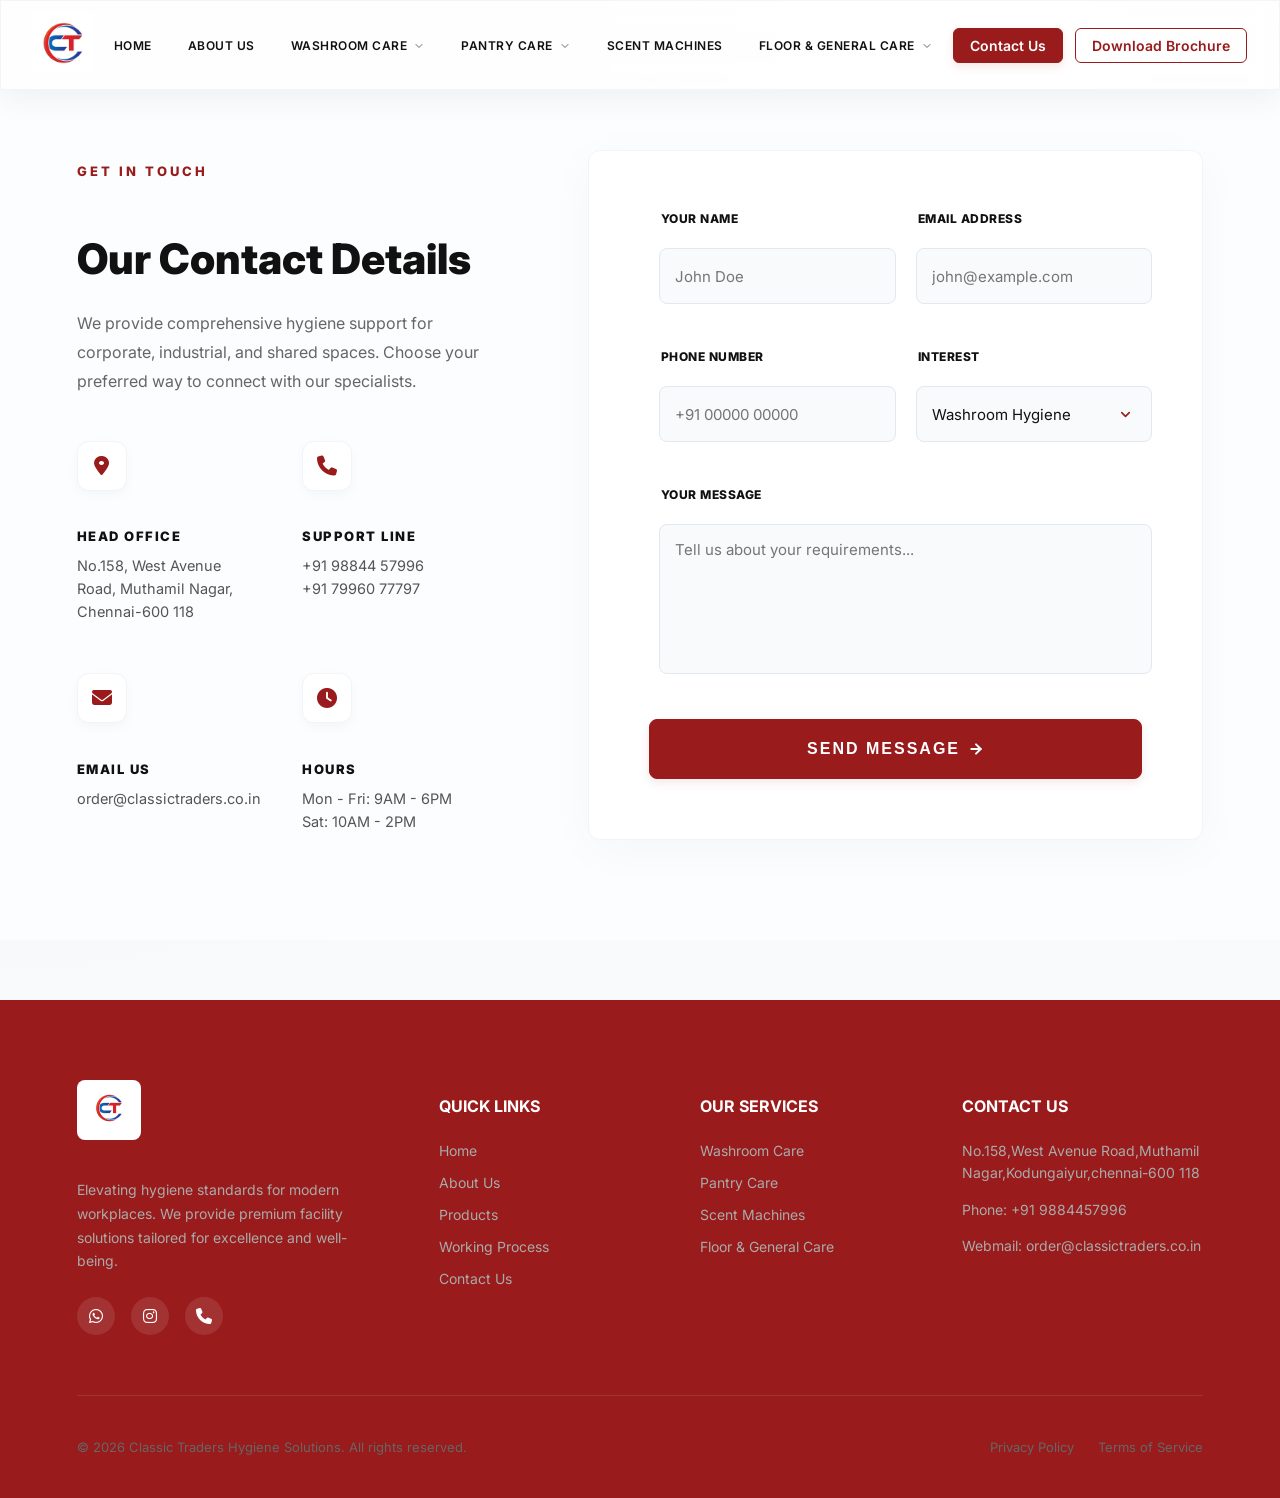
<file: contact.html>
<!DOCTYPE html>
<html lang="en">

<head>
    <meta charset="UTF-8">
    <meta name="viewport" content="width=device-width, initial-scale=1.0">
    <title>Contact Us | Classic Traders | Premium Hygiene Solutions</title>
    <link rel="stylesheet" href="assets/css/styles.css">
    <link rel="stylesheet" href="assets/css/contact.css">
    <link href="https://fonts.googleapis.com/css2?family=Inter:wght@400;500;600;700&display=swap" rel="stylesheet">
    <link rel="stylesheet" href="https://cdnjs.cloudflare.com/ajax/libs/font-awesome/6.4.0/css/all.min.css">
</head>

<body>
    <!-- Notification Banner -->
    <div class="top-banner">
        <span class="banner-text">Elevating Hygiene Standards and fresh smell for Every Space.</span>
    </div>

    <!-- Mobile Navigation Overlay -->
    <div class="mobile-nav-overlay" id="mobileNavOverlay"></div>

    <!-- Main Navigation Bar -->
    <header class="navbar">
        <div class="navbar-left">
            <a href="index.html#top" class="logo">
                <img src="assets/images/logo.jpg" alt="Logo" />
            </a>
        </div>

        <nav class="navbar-center" id="navbarCenter">
            <button class="mobile-nav-close" id="mobileNavClose" aria-label="Close Menu">
                <svg width="24" height="24" viewBox="0 0 24 24" fill="none" stroke="currentColor" stroke-width="2"
                    stroke-linecap="round" stroke-linejoin="round">
                    <line x1="18" y1="6" x2="6" y2="18"></line>
                    <line x1="6" y1="6" x2="18" y2="18"></line>
                </svg>
            </button>
            <a href="index.html#top" class="nav-item" style="text-decoration: none;">HOME</a>
            <a href="about.html" class="nav-item" style="text-decoration: none;">ABOUT US</a>
            <div class="nav-item has-dropdown">
                WASHROOM CARE
                <svg class="chevron" width="12" height="12" viewBox="0 0 24 24" fill="none" stroke="currentColor"
                    stroke-width="2" stroke-linecap="round" stroke-linejoin="round">
                    <polyline points="6 9 12 15 18 9"></polyline>
                </svg>
                <div class="dropdown-menu">
                    <a href="washroom-care.html"><i class="fa-solid fa-toilet"></i> Toilet Cleaning</a>
                    <a href="washroom-care.html"><i class="fa-solid fa-soap"></i> Urinal Care</a>
                    <a href="washroom-care.html" class="drawer-link"><i class="fa-solid fa-spray-can-sparkles"></i> Air Freshners</a>
                </div>
            </div>
            <div class="nav-item has-dropdown">
                PANTRY CARE
                <svg class="chevron" width="12" height="12" viewBox="0 0 24 24" fill="none" stroke="currentColor"
                    stroke-width="2" stroke-linecap="round" stroke-linejoin="round">
                    <polyline points="6 9 12 15 18 9"></polyline>
                </svg>
                <div class="dropdown-menu">
                    <a href="pantry-care.html"><i class="fa-solid fa-utensils"></i> Vessel Cleaners</a>
                    <a href="pantry-care.html"><i class="fa-solid fa-toilet-paper"></i> Tissue Products</a>
                </div>
            </div>
            <a href="scent-machines.html" class="nav-item" style="text-decoration: none;">SCENT MACHINES</a>
            <div class="nav-item has-dropdown">
                FLOOR & GENERAL CARE
                <svg class="chevron" width="12" height="12" viewBox="0 0 24 24" fill="none" stroke="currentColor"
                    stroke-width="2" stroke-linecap="round" stroke-linejoin="round">
                    <polyline points="6 9 12 15 18 9"></polyline>
                </svg>
                <div class="dropdown-menu">
                    <a href="floorgeneral.html"><i class="fa-solid fa-broom"></i> Floor Cleaning</a>
                    <a href="floorgeneral.html"><i class="fa-solid fa-shield-halved"></i> General Care</a>
                    <a href="floorgeneral.html"><i class="fa-solid fa-trash-can"></i> Waste Management</a>
                </div>
            </div>
        </nav>

        <div class="navbar-right">
            <a href="tel:+917996077797" class="mobile-contact-pill" aria-label="Call Us">
                <div class="mobile-contact-icon">
                    <svg width="16" height="16" viewBox="0 0 24 24" fill="none" stroke="#991b1b" stroke-width="2.5" stroke-linecap="round" stroke-linejoin="round">
                        <path d="M22 16.92v3a2 2 0 0 1-2.18 2 19.79 19.79 0 0 1-8.63-3.07 19.5 19.5 0 0 1-6-6 19.79 19.79 0 0 1-3.07-8.67A2 2 0 0 1 4.11 2h3a2 2 0 0 1 2 1.72 12.84 12.84 0 0 0 .7 2.81 2 2 0 0 1-.45 2.11L8.09 9.91a16 16 0 0 0 6 6l2.27-2.27a2 2 0 0 1 2.11-.45 12.84 12.84 0 0 0 2.81.7A2 2 0 0 1 22 16.92z"></path>
                    </svg>
                </div>
                <div class="mobile-contact-text">
                    <span class="mobile-contact-label">REACH US</span>
                    <span class="mobile-contact-number">+91 79960 77797</span>
                </div>
            </a>
            <a href="contact.html" class="btn btn-contact-blue btn-magnetic">Contact Us</a>
            <a href="assets/Classic Traders Profile.pdf" download="ct_traders_brochure.pdf" class="btn btn-outline btn-magnetic">Download Brochure</a>
        </div>
    </header>

    <!-- Contact Page Content -->
    <div class="contact-page-content">
        <div class="contact-container">
            <div class="contact-info reveal reveal-left">
                <span class="eyebrow">Get In Touch</span>
                <h2>Our Contact Details</h2>
                <p>We provide comprehensive hygiene support for corporate, industrial, and shared spaces. Choose your preferred way to connect with our specialists.</p>

                <div class="info-list">
                    <div class="info-item">
                        <div class="icon-circle"><i class="fa-solid fa-location-dot"></i></div>
                        <div class="info-text">
                            <h4>Head Office</h4>
                            <p>No.158, West Avenue Road, Muthamil Nagar, Chennai-600 118</p>
                        </div>
                    </div>
                    <div class="info-item">
                        <div class="icon-circle"><i class="fa-solid fa-phone"></i></div>
                        <div class="info-text">
                            <h4>Support Line</h4>
                            <p>+91 98844 57996<br>+91 79960 77797</p>
                        </div>
                    </div>
                    <div class="info-item">
                        <div class="icon-circle"><i class="fa-solid fa-envelope"></i></div>
                        <div class="info-text">
                            <h4>Email Us</h4>
                            <p>order@classictraders.co.in</p>
                        </div>
                    </div>
                    <div class="info-item">
                        <div class="icon-circle"><i class="fa-solid fa-clock"></i></div>
                        <div class="info-text">
                            <h4>Hours</h4>
                            <p>Mon - Fri: 9AM - 6PM<br>Sat: 10AM - 2PM</p>
                        </div>
                    </div>
                </div>
            </div>

            <div class="contact-form-container reveal reveal-right">
                <form class="contact-form">
                    <div class="form-row">
                        <div class="form-group">
                            <label>Your Name</label>
                            <input type="text" placeholder="John Doe" required>
                        </div>
                        <div class="form-group">
                            <label>Email Address</label>
                            <input type="email" placeholder="john@example.com" required>
                        </div>
                    </div>
                    <div class="form-row">
                        <div class="form-group">
                            <label>Phone Number</label>
                            <input type="tel" placeholder="+91 00000 00000">
                        </div>
                        <div class="form-group">
                            <label>Interest</label>
                            <select>
                                <option>Washroom Hygiene</option>
                                <option>Pantry Solutions</option>
                                <option>Scenting Units</option>
                                <option>General Maintenance</option>
                            </select>
                        </div>
                    </div>
                    <div class="form-group">
                        <label>Your Message</label>
                        <textarea rows="5" placeholder="Tell us about your requirements..."></textarea>
                    </div>
                    <button type="submit" class="btn-submit btn-magnetic">Send Message<svg class="btn-arrow" width="16" height="16" viewBox="0 0 24 24" fill="none" stroke="currentColor" stroke-width="3" stroke-linecap="round" stroke-linejoin="round" style="margin-left: 8px; transition: transform 0.3s ease;">
    <line x1="5" y1="12" x2="19" y2="12"></line>
    <polyline points="12 5 19 12 12 19"></polyline>
</svg></button>
                </form>
            </div>
        </div>
    </div>

    <footer class="main-footer">
        <div class="footer-container">
            <div class="footer-col brand-col">
                <a href="index.html" class="footer-logo">
                    <img src="assets/images/logo.jpg" alt="CT Traders Logo">
                </a>
                <p class="footer-desc">Elevating hygiene standards for modern workplaces. We provide premium facility solutions tailored for excellence and well-being.</p>
                <div class="social-links">
                    <a href="https://wa.me/919884457996" aria-label="WhatsApp" target="_blank"><i class="fa-brands fa-whatsapp"></i></a>
                    <a href="#" aria-label="Instagram"><i class="fa-brands fa-instagram"></i></a>
                    <a href="tel:+919884457996" aria-label="Call Us"><i class="fa-solid fa-phone"></i></a>
                </div>
            </div>
            <div class="footer-col">
                <h3>Quick Links</h3>
                <ul class="footer-links">
                    <li><a href="index.html">Home</a></li>
                    <li><a href="about.html">About Us</a></li>
                    <li><a href="allproducts.html">Products</a></li>
                    <li><a href="index.html#working-process">Working Process</a></li>
                    <li><a href="contact.html">Contact Us</a></li>
                </ul>
            </div>
            <div class="footer-col">
                <h3>Our Services</h3>
                <ul class="footer-links">
                    <li><a href="washroom-care.html">Washroom Care</a></li>
                    <li><a href="pantry-care.html">Pantry Care</a></li>
                    <li><a href="scent-machines.html">Scent Machines</a></li>
                    <li><a href="floorgeneral.html">Floor & General Care</a></li>
                </ul>
            </div>
            <div class="footer-col">
                <h3>Contact Us</h3>
                <div class="footer-contact">
                    <p>No.158,West Avenue Road,Muthamil Nagar,Kodungaiyur,chennai-600 118</p>
                    <p>Phone: +91 9884457996</p>
                    <p>Webmail: order@classictraders.co.in</p>
                </div>
            </div>
        </div>
        <div class="footer-bottom">
            <div class="footer-bottom-content">
                <p>&copy; 2026 Classic Traders Hygiene Solutions. All rights reserved.</p>
                <div class="footer-legal">
                    <a href="privacy.html">Privacy Policy</a>
                    <a href="terms.html">Terms of Service</a>
                </div>
            </div>
        </div>
    </footer>

    <!-- Mobile Bottom Navigation Bar -->
    <nav class="mobile-bottom-nav" id="mobileBottomNav">
        <a href="index.html" class="bottom-nav-item" id="navHome">
            <i class="fa-solid fa-house"></i>
            <span>Home</span>
        </a>
        <button class="bottom-nav-item" id="bottomNavCategory">
            <i class="fa-solid fa-table-cells-large"></i>
            <span>Category</span>
        </button>

        <a href="https://wa.me/919884457996" class="bottom-nav-item" id="navWhatsApp" target="_blank">
            <i class="fa-brands fa-whatsapp"></i>
            <span>WhatsApp</span>
        </a>
        <button class="bottom-nav-item" id="bottomNavMore">
            <i class="fa-solid fa-bars"></i>
            <span>More</span>
        </button>
    </nav>

    <!-- Categories Drawer -->
    <div class="bottom-more-overlay" id="categoryOverlay"></div>
    <div class="bottom-more-drawer" id="categoryDrawer">
        <div class="bottom-more-header">
            <span>Explore Categories</span>
            <button class="bottom-more-close" id="categoryClose">&times;</button>
        </div>
        <nav class="bottom-more-content category-accordion">
            
            <div class="category-item">
                <div class="category-header">
                    <div class="category-icon-badge bg-washroom"><i class="fa-solid fa-pump-soap" style="color: #0284c7;"></i></div>
                    <span class="category-name">Washroom Care</span>
                    <i class="fa-solid fa-chevron-down category-chevron"></i>
                </div>
                <div class="category-body">
                    <div class="category-divider"></div>
                    <div class="subcategory-list">
                        <a href="washroom-care.html" class="subcategory-item"><i class="fa-solid fa-toilet"></i> Toilet Cleaning</a>
                        <a href="washroom-care.html" class="subcategory-item"><i class="fa-solid fa-soap"></i> Urinal Care</a>
                        <a href="washroom-care.html" class="subcategory-item"><i class="fa-solid fa-spray-can-sparkles"></i> Air Freshners</a>
                    </div>
                </div>
            </div>

            <div class="category-item">
                <div class="category-header">
                    <div class="category-icon-badge bg-pantry"><i class="fa-solid fa-basket-shopping" style="color: #16a34a;"></i></div>
                    <span class="category-name">Pantry Care</span>
                    <i class="fa-solid fa-chevron-down category-chevron"></i>
                </div>
                <div class="category-body">
                    <div class="category-divider"></div>
                    <div class="subcategory-list">
                        <a href="pantry-care.html" class="subcategory-item"><i class="fa-solid fa-utensils"></i> Vessel Cleaners</a>
                        <a href="pantry-care.html" class="subcategory-item"><i class="fa-solid fa-toilet-paper"></i> Tissue Products</a>
                    </div>
                </div>
            </div>

            <div class="category-item">
                <div class="category-header">
                    <div class="category-icon-badge bg-floor"><i class="fa-solid fa-broom" style="color: #ca8a04;"></i></div>
                    <span class="category-name">Floor & General Care</span>
                    <i class="fa-solid fa-chevron-down category-chevron"></i>
                </div>
                <div class="category-body">
                    <div class="category-divider"></div>
                    <div class="subcategory-list">
                        <a href="floorgeneral.html" class="subcategory-item"><i class="fa-solid fa-broom"></i> Floor Cleaning</a>
                        <a href="floorgeneral.html" class="subcategory-item"><i class="fa-solid fa-shield-halved"></i> General Care</a>
                        <a href="floorgeneral.html" class="subcategory-item"><i class="fa-solid fa-trash-can"></i> Waste Management</a>
                    </div>
                </div>
            </div>

            <div class="category-item">
                <div class="category-header">
                    <div class="category-icon-badge bg-scent"><i class="fa-solid fa-wind" style="color: #9333ea;"></i></div>
                    <span class="category-name">Scent Machines</span>
                    <i class="fa-solid fa-chevron-down category-chevron"></i>
                </div>
                <div class="category-body">
                    <div class="category-divider"></div>
                    <div class="subcategory-list">
                        <a href="scent-machines.html" class="subcategory-item"><i class="fa-solid fa-tv"></i> Wall Mounted</a>
                        <a href="scent-machines.html" class="subcategory-item"><i class="fa-solid fa-fan"></i> Floor Standing</a>
                    </div>
                </div>
            </div>

        </nav>
    </div>
    <!-- More Options Drawer -->
    <div class="bottom-more-overlay" id="moreOverlay"></div>
    <div class="bottom-more-drawer" id="moreDrawer">
        <div class="bottom-more-header">
            <span>Menu Options</span>
            <button class="bottom-more-close" id="moreClose">&times;</button>
        </div>
        <nav class="bottom-more-content">
            <div class="drawer-section">
                <h4>Company & Links</h4>
                <div class="drawer-grid">
                    <a href="allproducts.html" class="drawer-link">View All Products</a>
                    <a href="assets/downloads/brochure.pdf" class="drawer-link" download>Download Brochure</a>
                    <a href="about.html" class="drawer-link">About Us</a>
                    <a href="contact.html" class="drawer-link">Contact Us</a>
                </div>
            </div>
        </nav>
    </div>

    <script src="script.js"></script>
    <script>
        document.addEventListener('DOMContentLoaded', () => {
            const bottomNavCategory = document.getElementById('bottomNavCategory');
            const bottomNavMore = document.getElementById('bottomNavMore');
            
            const categoryDrawer = document.getElementById('categoryDrawer');
            const categoryOverlay = document.getElementById('categoryOverlay');
            const categoryClose = document.getElementById('categoryClose');
            
            const moreDrawer = document.getElementById('moreDrawer');
            const moreOverlay = document.getElementById('moreOverlay');
            const moreClose = document.getElementById('moreClose');

            if (bottomNavCategory && categoryDrawer && categoryOverlay) {
                const openCategory = () => {
                    categoryOverlay.classList.add('active');
                    categoryDrawer.classList.add('active');
                    document.body.style.overflow = 'hidden';
                };
                const closeCategory = () => {
                    categoryOverlay.classList.remove('active');
                    categoryDrawer.classList.remove('active');
                    document.body.style.overflow = '';
                };
                
                const newCatBtn = bottomNavCategory.cloneNode(true);
                bottomNavCategory.parentNode.replaceChild(newCatBtn, bottomNavCategory);
                newCatBtn.addEventListener('click', openCategory);
                
                if (categoryClose) categoryClose.addEventListener('click', closeCategory);
                if (categoryOverlay) categoryOverlay.addEventListener('click', closeCategory);
            }

            if (bottomNavMore && moreDrawer && moreOverlay) {
                const openMore = () => {
                    moreOverlay.classList.add('active');
                    moreDrawer.classList.add('active');
                    document.body.style.overflow = 'hidden';
                };
                const closeMore = () => {
                    moreOverlay.classList.remove('active');
                    moreDrawer.classList.remove('active');
                    document.body.style.overflow = '';
                };
                
                const newMoreBtn = bottomNavMore.cloneNode(true);
                bottomNavMore.parentNode.replaceChild(newMoreBtn, bottomNavMore);
                newMoreBtn.addEventListener('click', openMore);
                
                if (moreClose) moreClose.addEventListener('click', closeMore);
                if (moreOverlay) moreOverlay.addEventListener('click', closeMore);
            }

            // Active state based on current URL
            const currentPath = window.location.pathname;
            const fileName = currentPath.split('/').pop() || 'index.html';
            
                        const navItems = {
                'index.html': 'navHome',
                'allproducts.html': 'bottomNavCategory',
                'washroom-care.html': 'bottomNavCategory',
                'pantry-care.html': 'bottomNavCategory',
                'floorgeneral.html': 'bottomNavCategory',
                'scent-machines.html': 'bottomNavCategory'
            };

            const activeId = navItems[fileName];
            if (activeId) {
                const element = document.getElementById(activeId);
                if (element) element.classList.add('active');
            }
        });
    </script>
</body>

</html>
</file>
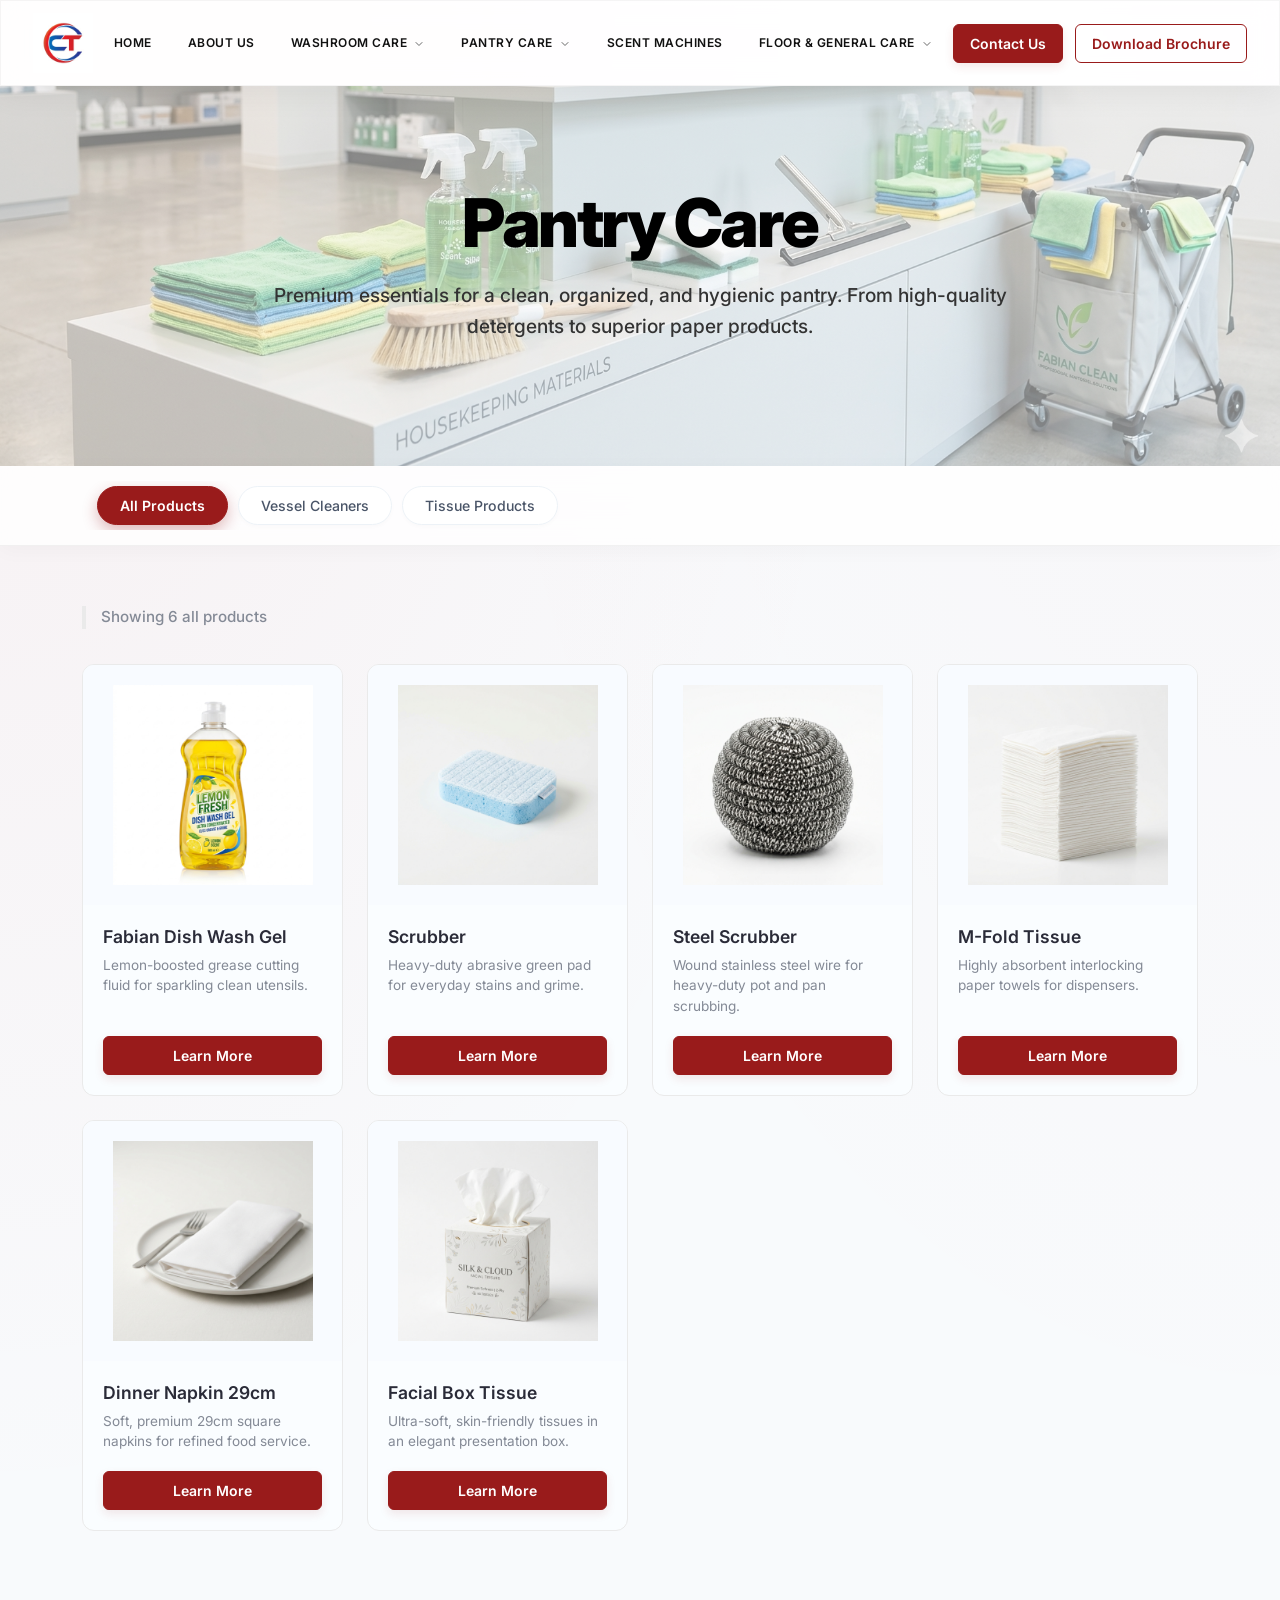
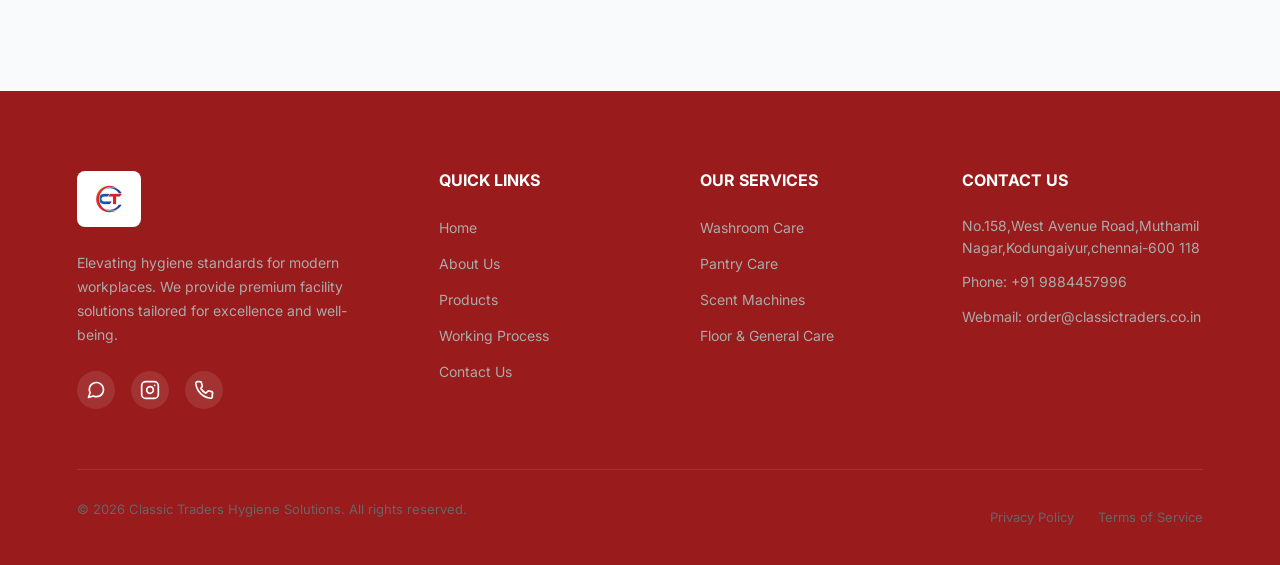
<file: pantry-care.html>
<!DOCTYPE html>
<html lang="en">

<head>
    <meta charset="UTF-8">
    <meta name="viewport" content="width=device-width, initial-scale=1.0">
    <title>Pantry Care - CT Cleaning & Hygiene</title>
    <link href="https://cdn.jsdelivr.net/npm/bootstrap@5.3.0/dist/css/bootstrap.min.css" rel="stylesheet">
    <link rel="stylesheet" href="https://cdnjs.cloudflare.com/ajax/libs/font-awesome/6.4.0/css/all.min.css">
    <link rel="stylesheet" href="assets/css/styles.css">
</head>

<body>
    <div class="top-banner">
        <span class="banner-text">Elevating Hygiene Standards and fresh smell for Every Space.</span>
    </div>

    <!-- Mobile Navigation Overlay -->
    <div class="mobile-nav-overlay" id="mobileNavOverlay"></div>

    <!-- Main Navigation Bar -->
    <header class="navbar">
        <div class="navbar-left">
            <a href="index.html#top" class="logo">
                <img src="assets/images/logo.jpg" alt="Logo" />
            </a>
        </div>

        <nav class="navbar-center" id="navbarCenter">
            <button class="mobile-nav-close" id="mobileNavClose" aria-label="Close Menu">
                <svg width="24" height="24" viewBox="0 0 24 24" fill="none" stroke="currentColor" stroke-width="2"
                    stroke-linecap="round" stroke-linejoin="round">
                    <line x1="18" y1="6" x2="6" y2="18"></line>
                    <line x1="6" y1="6" x2="18" y2="18"></line>
                </svg>
            </button>
            <a href="index.html#top" class="nav-item" style="text-decoration: none;">HOME</a>
            <a href="about.html" class="nav-item" style="text-decoration: none;">ABOUT US</a>
            <div class="nav-item has-dropdown">
                WASHROOM CARE
                <svg class="chevron" width="12" height="12" viewBox="0 0 24 24" fill="none" stroke="currentColor"
                    stroke-width="2" stroke-linecap="round" stroke-linejoin="round">
                    <polyline points="6 9 12 15 18 9"></polyline>
                </svg>
                <div class="dropdown-menu">
                    <a href="washroom-care.html"><i class="fa-solid fa-toilet"></i> Toilet Cleaning</a>
                    <a href="washroom-care.html"><i class="fa-solid fa-soap"></i> Urinal Care</a>
                    <a href="washroom-care.html"><i class="fa-solid fa-spray-can-sparkles"></i> Air Freshners</a>
                </div>
            </div>
            <div class="nav-item has-dropdown">
                PANTRY CARE
                <svg class="chevron" width="12" height="12" viewBox="0 0 24 24" fill="none" stroke="currentColor"
                    stroke-width="2" stroke-linecap="round" stroke-linejoin="round">
                    <polyline points="6 9 12 15 18 9"></polyline>
                </svg>
                <div class="dropdown-menu">
                    <a href="pantry-care.html"><i class="fa-solid fa-utensils"></i> Vessel Cleaners</a>
                    <a href="pantry-care.html"><i class="fa-solid fa-toilet-paper"></i> Tissue Products</a>
                </div>
            </div>
            <a href="scent-machines.html" class="nav-item" style="text-decoration: none;">SCENT MACHINES</a>
            <div class="nav-item has-dropdown">
                FLOOR & GENERAL CARE
                <svg class="chevron" width="12" height="12" viewBox="0 0 24 24" fill="none" stroke="currentColor"
                    stroke-width="2" stroke-linecap="round" stroke-linejoin="round">
                    <polyline points="6 9 12 15 18 9"></polyline>
                </svg>
                <div class="dropdown-menu">
                    <a href="floorgeneral.html"><i class="fa-solid fa-broom"></i> Floor Cleaning</a>
                    <a href="floorgeneral.html"><i class="fa-solid fa-shield-halved"></i> General Care</a>
                    <a href="floorgeneral.html"><i class="fa-solid fa-trash-can"></i> Waste Management</a>
                </div>
            </div>
        </nav>

                <div class="navbar-right">
            <!-- Mobile-only contact block -->
            <a href="tel:+917996077797" class="mobile-contact-pill" aria-label="Call Us">
                <div class="mobile-contact-icon">
                    <svg width="16" height="16" viewBox="0 0 24 24" fill="none" stroke="#991b1b" stroke-width="2.5" stroke-linecap="round" stroke-linejoin="round">
                        <path d="M22 16.92v3a2 2 0 0 1-2.18 2 19.79 19.79 0 0 1-8.63-3.07 19.5 19.5 0 0 1-6-6 19.79 19.79 0 0 1-3.07-8.67A2 2 0 0 1 4.11 2h3a2 2 0 0 1 2 1.72 12.84 12.84 0 0 0 .7 2.81 2 2 0 0 1-.45 2.11L8.09 9.91a16 16 0 0 0 6 6l2.27-2.27a2 2 0 0 1 2.11-.45 12.84 12.84 0 0 0 2.81.7A2 2 0 0 1 22 16.92z"></path>
                    </svg>
                </div>
                <div class="mobile-contact-text">
                    <span class="mobile-contact-label">REACH US</span>
                    <span class="mobile-contact-number">+91 79960 77797</span>
                </div>
            </a>
            <a href="contact.html" class="btn btn-contact-blue btn-magnetic" style="text-decoration: none;">Contact Us</a>
            <a href="assets/Classic Traders Profile.pdf" download="ct_traders_brochure.pdf"
                class="btn btn-outline btn-magnetic" style="text-decoration: none;">Download Brochure</a>
        </div>
    </header>

    <!-- Header & Search -->
    <div class="shop-header fade-in-up">
        <div class="container">
            <h1 class="shop-title">Pantry Care</h1>
            <p class="shop-desc">Premium essentials for a clean, organized, and hygienic pantry. From high-quality
                detergents to superior paper products.</p>
        </div>
    </div>


    <!-- Sub-navigation Categorization -->
    <div class="sub-nav fade-in-up">
        <div class="container">
            <div class="sub-nav-pills" id="subCategoryContainer">
                <button class="sub-nav-pill active" data-filter="all">All Products</button>
                <button class="sub-nav-pill" data-filter="vessel">Vessel Cleaners</button>
                <button class="sub-nav-pill" data-filter="tissue">Tissue Products</button>
            </div>
        </div>
    </div>


    <!-- =========================================================
         MAIN PRODUCTS GRID
         ========================================================= -->
    <div class="products-wrapper">
        <div class="container">
            <div class="products-layout">
                <!-- Main Content -->
                <main class="products-main">
                    <div class="results-count" id="resultsCount">Showing all pantry products</div>
                    <div class="row g-4" id="productsGrid">

                        <!-- =============================================
                     VESSEL CLEANING
                     ============================================= -->
                        <div class="col-12 col-sm-6 col-md-4 col-lg-3 product-item fade-in-up" data-category="vessel"
                            data-name="fabian dish wash gel">
                            <div class="product-card">
                                <div class="product-img-wrapper">
                                    <img src="assets/images/dish_wash_gel.png" alt="Fabian Dish Wash Gel">
                                </div>
                                <div class="product-info">
                                    <h3 class="product-title">Fabian Dish Wash Gel</h3>
                                    <p class="product-desc">Lemon-boosted grease cutting fluid for sparkling clean
                                        utensils.</p>
                                    <button class="btn btn-quote">Learn More</button>
                                </div>
                            </div>
                        </div>

                        <div class="col-12 col-sm-6 col-md-4 col-lg-3 product-item fade-in-up delay-100"
                            data-category="vessel" data-name="scrubber">
                            <div class="product-card">
                                <div class="product-img-wrapper">
                                    <img src="assets/images/scrubber.png" alt="Scrubber">
                                </div>
                                <div class="product-info">
                                    <h3 class="product-title">Scrubber</h3>
                                    <p class="product-desc">Heavy-duty abrasive green pad for everyday stains and grime.
                                    </p>
                                    <button class="btn btn-quote">Learn More</button>
                                </div>
                            </div>
                        </div>

                        <div class="col-12 col-sm-6 col-md-4 col-lg-3 product-item fade-in-up delay-200"
                            data-category="vessel" data-name="steel scrubber">
                            <div class="product-card">
                                <div class="product-img-wrapper">
                                    <img src="assets/images/steel_scrubber.png" alt="Steel Scrubber">
                                </div>
                                <div class="product-info">
                                    <h3 class="product-title">Steel Scrubber</h3>
                                    <p class="product-desc">Wound stainless steel wire for heavy-duty pot and pan
                                        scrubbing.</p>
                                    <button class="btn btn-quote">Learn More</button>
                                </div>
                            </div>
                        </div>

                        <!-- =============================================
                     TISSUES & PAPER
                     ============================================= -->
                        <div class="col-12 col-sm-6 col-md-4 col-lg-3 product-item fade-in-up" data-category="tissue"
                            data-name="m-fold tissue">
                            <div class="product-card">
                                <div class="product-img-wrapper">
                                    <img src="assets/images/m_fold_tissue.png" alt="M-Fold Tissue">
                                </div>
                                <div class="product-info">
                                    <h3 class="product-title">M-Fold Tissue</h3>
                                    <p class="product-desc">Highly absorbent interlocking paper towels for dispensers.
                                    </p>
                                    <button class="btn btn-quote">Learn More</button>
                                </div>
                            </div>
                        </div>

                        <div class="col-12 col-sm-6 col-md-4 col-lg-3 product-item fade-in-up delay-100"
                            data-category="tissue" data-name="dinner napkin 29cm">
                            <div class="product-card">
                                <div class="product-img-wrapper">
                                    <img src="assets/images/dinner_napkin.png" alt="Dinner Napkin 29cm">
                                </div>
                                <div class="product-info">
                                    <h3 class="product-title">Dinner Napkin 29cm</h3>
                                    <p class="product-desc">Soft, premium 29cm square napkins for refined food service.
                                    </p>
                                    <button class="btn btn-quote">Learn More</button>
                                </div>
                            </div>
                        </div>

                        <div class="col-12 col-sm-6 col-md-4 col-lg-3 product-item fade-in-up delay-200"
                            data-category="tissue" data-name="facial box tissue">
                            <div class="product-card">
                                <div class="product-img-wrapper">
                                    <img src="assets/images/facial_tissue.png" alt="Facial Box Tissue">
                                </div>
                                <div class="product-info">
                                    <h3 class="product-title">Facial Box Tissue</h3>
                                    <p class="product-desc">Ultra-soft, skin-friendly tissues in an elegant presentation
                                        box.</p>
                                    <button class="btn btn-quote">Learn More</button>
                                </div>
                            </div>
                        </div>

                    </div>
                </main>
            </div>
        </div>
    </div>

    <!-- Footer Section -->
    <footer class="main-footer">
        <div class="footer-container">
            <div class="footer-col brand-col">
                <a href="index.html" class="footer-logo">
                    <img src="assets/images/logo.jpg" alt="CT Traders Logo">
                </a>
                <p class="footer-desc">Elevating hygiene standards for modern workplaces. We provide premium facility
                    solutions tailored for excellence and well-being.</p>
                <div class="social-links">
                    <a href="https://wa.me/919884457996" aria-label="WhatsApp" target="_blank"><svg width="20"
                            height="20" viewBox="0 0 24 24" fill="none" stroke="currentColor" stroke-width="2"
                            stroke-linecap="round" stroke-linejoin="round">
                            <path
                                d="M21 11.5a8.38 8.38 0 0 1-.9 3.8 8.5 8.5 0 0 1-7.6 4.7 8.38 8.38 0 0 1-3.8-.9L3 21l1.9-5.7a8.38 8.38 0 0 1-.9-3.8 8.5 8.5 0 0 1 4.7-7.6 8.38 8.38 0 0 1 3.8-.9h.5a8.48 8.48 0 0 1 8 8v.5z">
                            </path>
                        </svg></a>
                    <a href="#" aria-label="Instagram"><svg width="20" height="20" viewBox="0 0 24 24" fill="none"
                            stroke="currentColor" stroke-width="2" stroke-linecap="round" stroke-linejoin="round">
                            <rect x="2" y="2" width="20" height="20" rx="5" ry="5"></rect>
                            <path d="M16 11.37A4 4 0 1 1 12.63 8 4 4 0 0 1 16 11.37z"></path>
                            <line x1="17.5" y1="6.5" x2="17.51" y2="6.5"></line>
                        </svg></a>
                    <a href="tel:+919884457996" aria-label="Call Us"><svg width="20" height="20" viewBox="0 0 24 24"
                            fill="none" stroke="currentColor" stroke-width="2" stroke-linecap="round"
                            stroke-linejoin="round">
                            <path
                                d="M22 16.92v3a2 2 0 0 1-2.18 2 19.79 19.79 0 0 1-8.63-3.07 19.5 19.5 0 0 1-6-6 19.79 19.79 0 0 1-3.07-8.67A2 2 0 0 1 4.11 2h3a2 2 0 0 1 2 1.72 12.84 12.84 0 0 0 .7 2.81 2 2 0 0 1-.45 2.11L8.09 9.91a16 16 0 0 0 6 6l2.27-2.27a2 2 0 0 1 2.11-.45 12.84 12.84 0 0 0 2.81.7A2 2 0 0 1 22 16.92z">
                            </path>
                        </svg></a>
                </div>
            </div>
            <div class="footer-col">
                <h3>Quick Links</h3>
                <ul class="footer-links">
                    <li><a href="index.html">Home</a></li>
                    <li><a href="about.html">About Us</a></li>
                    <li><a href="allproducts.html">Products</a></li>
                    <li><a href="index.html#working-process">Working Process</a></li>
                    <li><a href="contact.html">Contact Us</a></li>
                </ul>
            </div>
            <div class="footer-col">
                <h3>Our Services</h3>
                <ul class="footer-links">
                    <li><a href="washroom-care.html">Washroom Care</a></li>
                    <li><a href="pantry-care.html">Pantry Care</a></li>
                    <li><a href="scent-machines.html">Scent Machines</a></li>
                    <li><a href="floorgeneral.html">Floor & General Care</a></li>
                </ul>
            </div>
            <div class="footer-col">
                <h3>Contact Us</h3>
                <div class="footer-contact">
                    <p>No.158,West Avenue Road,Muthamil Nagar,Kodungaiyur,chennai-600 118</p>
                    <p>Phone: +91 9884457996</p>
                    <p>Webmail: order@classictraders.co.in</p>
                </div>
            </div>
        </div>
        <div class="footer-bottom">
            <div class="footer-bottom-content">
                <p>&copy; 2026 Classic Traders Hygiene Solutions. All rights reserved.</p>
                <div class="footer-legal">
                    <a href="privacy.html">Privacy Policy</a>
                    <a href="terms.html">Terms of Service</a>
                </div>
            </div>
        </div>
    </footer>

    <script src="https://cdn.jsdelivr.net/npm/bootstrap@5.3.0/dist/js/bootstrap.bundle.min.js"></script>
    <script src="script.js"></script>
                
    <!-- Mobile Bottom Navigation Bar -->
    <nav class="mobile-bottom-nav" id="mobileBottomNav">
        <a href="index.html" class="bottom-nav-item" id="navHome">
            <i class="fa-solid fa-house"></i>
            <span>Home</span>
        </a>
        <button class="bottom-nav-item" id="bottomNavCategory">
            <i class="fa-solid fa-table-cells-large"></i>
            <span>Category</span>
        </button>

        <a href="https://wa.me/919884457996" class="bottom-nav-item" id="navWhatsApp" target="_blank">
            <i class="fa-brands fa-whatsapp"></i>
            <span>WhatsApp</span>
        </a>
        <button class="bottom-nav-item" id="bottomNavMore">
            <i class="fa-solid fa-bars"></i>
            <span>More</span>
        </button>
    </nav>

    <!-- Categories Drawer -->
    <div class="bottom-more-overlay" id="categoryOverlay"></div>
    <div class="bottom-more-drawer" id="categoryDrawer">
        <div class="bottom-more-header">
            <span>Explore Categories</span>
            <button class="bottom-more-close" id="categoryClose">&times;</button>
        </div>
        <nav class="bottom-more-content category-accordion">
            
            <div class="category-item">
                <div class="category-header">
                    <div class="category-icon-badge bg-washroom"><i class="fa-solid fa-pump-soap" style="color: #0284c7;"></i></div>
                    <span class="category-name">Washroom Care</span>
                    <i class="fa-solid fa-chevron-down category-chevron"></i>
                </div>
                <div class="category-body">
                    <div class="category-divider"></div>
                    <div class="subcategory-list">
                        <a href="washroom-care.html" class="subcategory-item"><i class="fa-solid fa-toilet"></i> Toilet Cleaning</a>
                        <a href="washroom-care.html" class="subcategory-item"><i class="fa-solid fa-soap"></i> Urinal Care</a>
                        <a href="washroom-care.html" class="subcategory-item"><i class="fa-solid fa-spray-can-sparkles"></i> Air Freshners</a>
                    </div>
                </div>
            </div>

            <div class="category-item">
                <div class="category-header">
                    <div class="category-icon-badge bg-pantry"><i class="fa-solid fa-basket-shopping" style="color: #16a34a;"></i></div>
                    <span class="category-name">Pantry Care</span>
                    <i class="fa-solid fa-chevron-down category-chevron"></i>
                </div>
                <div class="category-body">
                    <div class="category-divider"></div>
                    <div class="subcategory-list">
                        <a href="pantry-care.html" class="subcategory-item"><i class="fa-solid fa-utensils"></i> Vessel Cleaners</a>
                        <a href="pantry-care.html" class="subcategory-item"><i class="fa-solid fa-toilet-paper"></i> Tissue Products</a>
                    </div>
                </div>
            </div>

            <div class="category-item">
                <div class="category-header">
                    <div class="category-icon-badge bg-floor"><i class="fa-solid fa-broom" style="color: #ca8a04;"></i></div>
                    <span class="category-name">Floor & General Care</span>
                    <i class="fa-solid fa-chevron-down category-chevron"></i>
                </div>
                <div class="category-body">
                    <div class="category-divider"></div>
                    <div class="subcategory-list">
                        <a href="floorgeneral.html" class="subcategory-item"><i class="fa-solid fa-broom"></i> Floor Cleaning</a>
                        <a href="floorgeneral.html" class="subcategory-item"><i class="fa-solid fa-shield-halved"></i> General Care</a>
                        <a href="floorgeneral.html" class="subcategory-item"><i class="fa-solid fa-trash-can"></i> Waste Management</a>
                    </div>
                </div>
            </div>

            <div class="category-item">
                <div class="category-header">
                    <div class="category-icon-badge bg-scent"><i class="fa-solid fa-wind" style="color: #9333ea;"></i></div>
                    <span class="category-name">Scent Machines</span>
                    <i class="fa-solid fa-chevron-down category-chevron"></i>
                </div>
                <div class="category-body">
                    <div class="category-divider"></div>
                    <div class="subcategory-list">
                        <a href="scent-machines.html" class="subcategory-item"><i class="fa-solid fa-tv"></i> Wall Mounted</a>
                        <a href="scent-machines.html" class="subcategory-item"><i class="fa-solid fa-fan"></i> Floor Standing</a>
                    </div>
                </div>
            </div>

        </nav>
    </div>
    <!-- More Options Drawer -->
    <div class="bottom-more-overlay" id="moreOverlay"></div>
    <div class="bottom-more-drawer" id="moreDrawer">
        <div class="bottom-more-header">
            <span>Menu Options</span>
            <button class="bottom-more-close" id="moreClose">&times;</button>
        </div>
        <nav class="bottom-more-content">
            <div class="drawer-section">
                <h4>Company & Links</h4>
                <div class="drawer-grid">
                    <a href="allproducts.html" class="drawer-link">View All Products</a>
                    <a href="assets/downloads/brochure.pdf" class="drawer-link" download>Download Brochure</a>
                    <a href="about.html" class="drawer-link">About Us</a>
                    <a href="contact.html" class="drawer-link">Contact Us</a>
                </div>
            </div>
        </nav>
    </div>

</body>

</html>
</file>
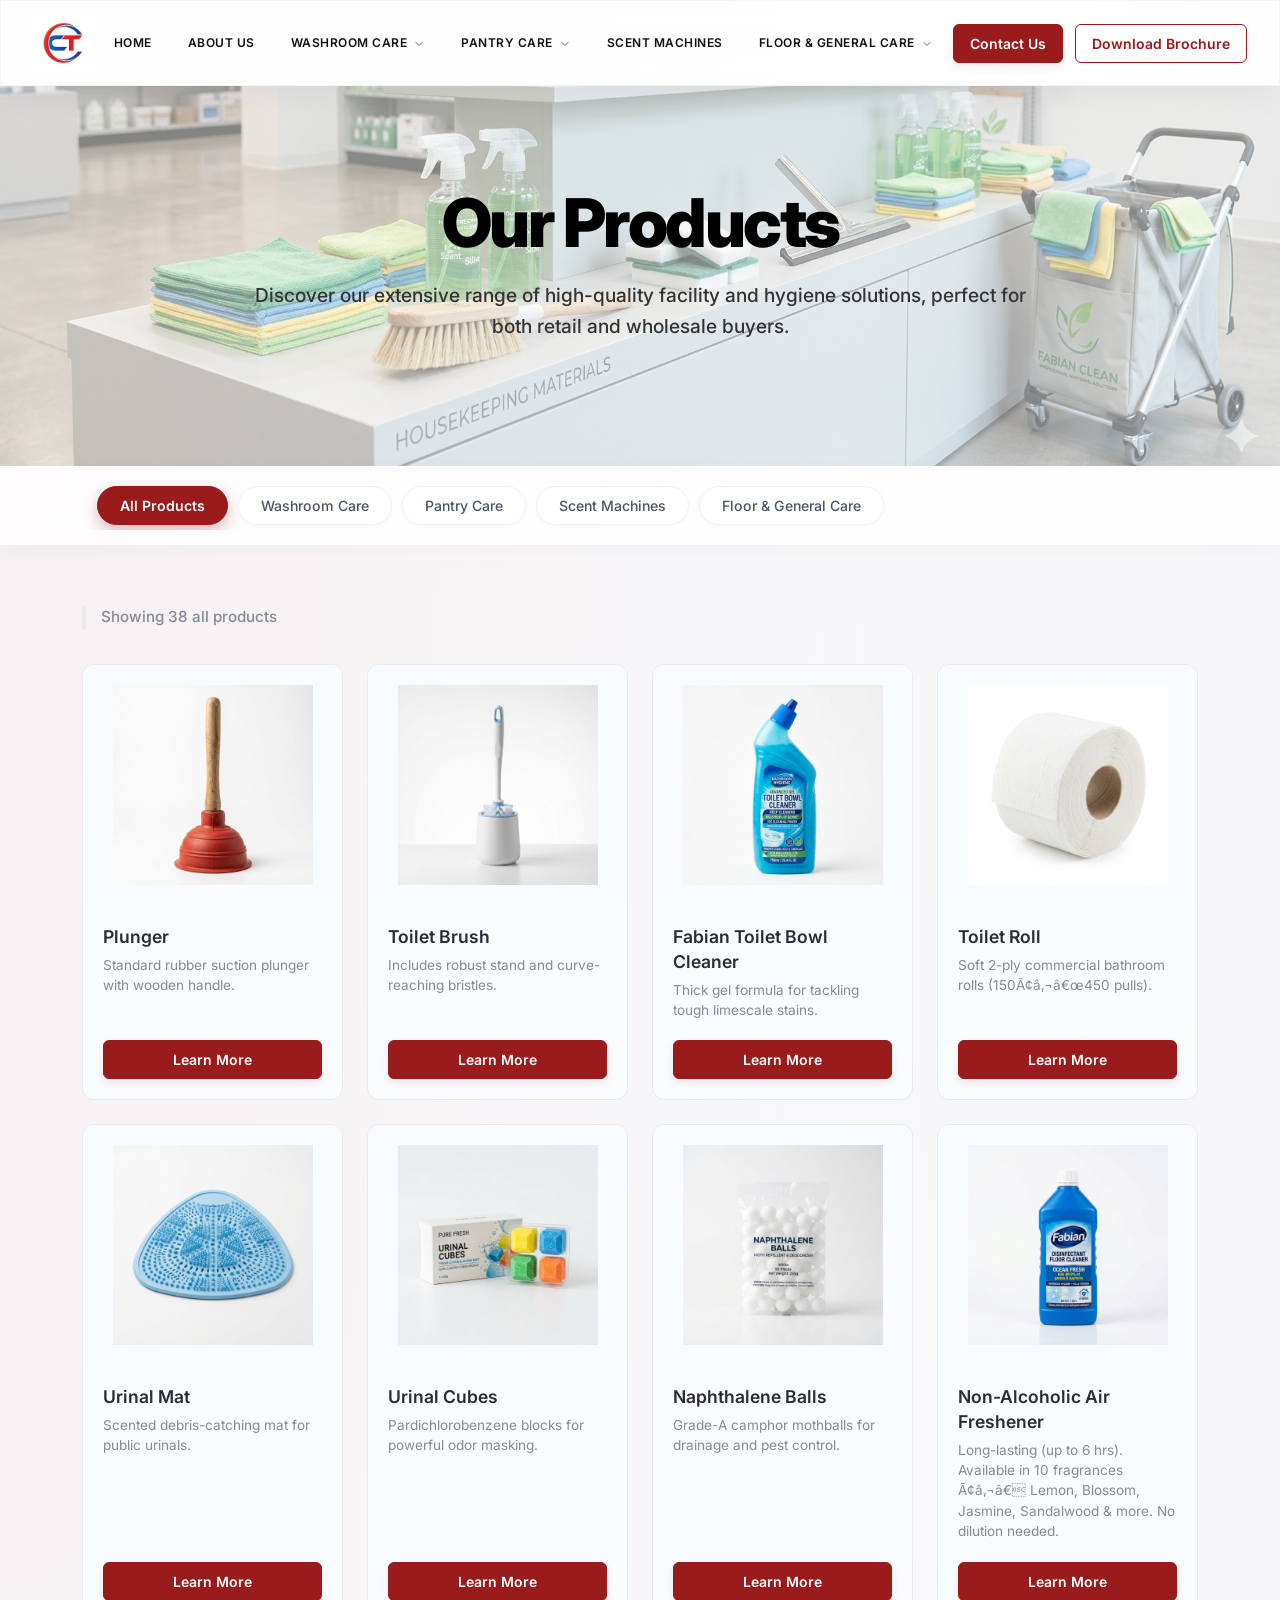
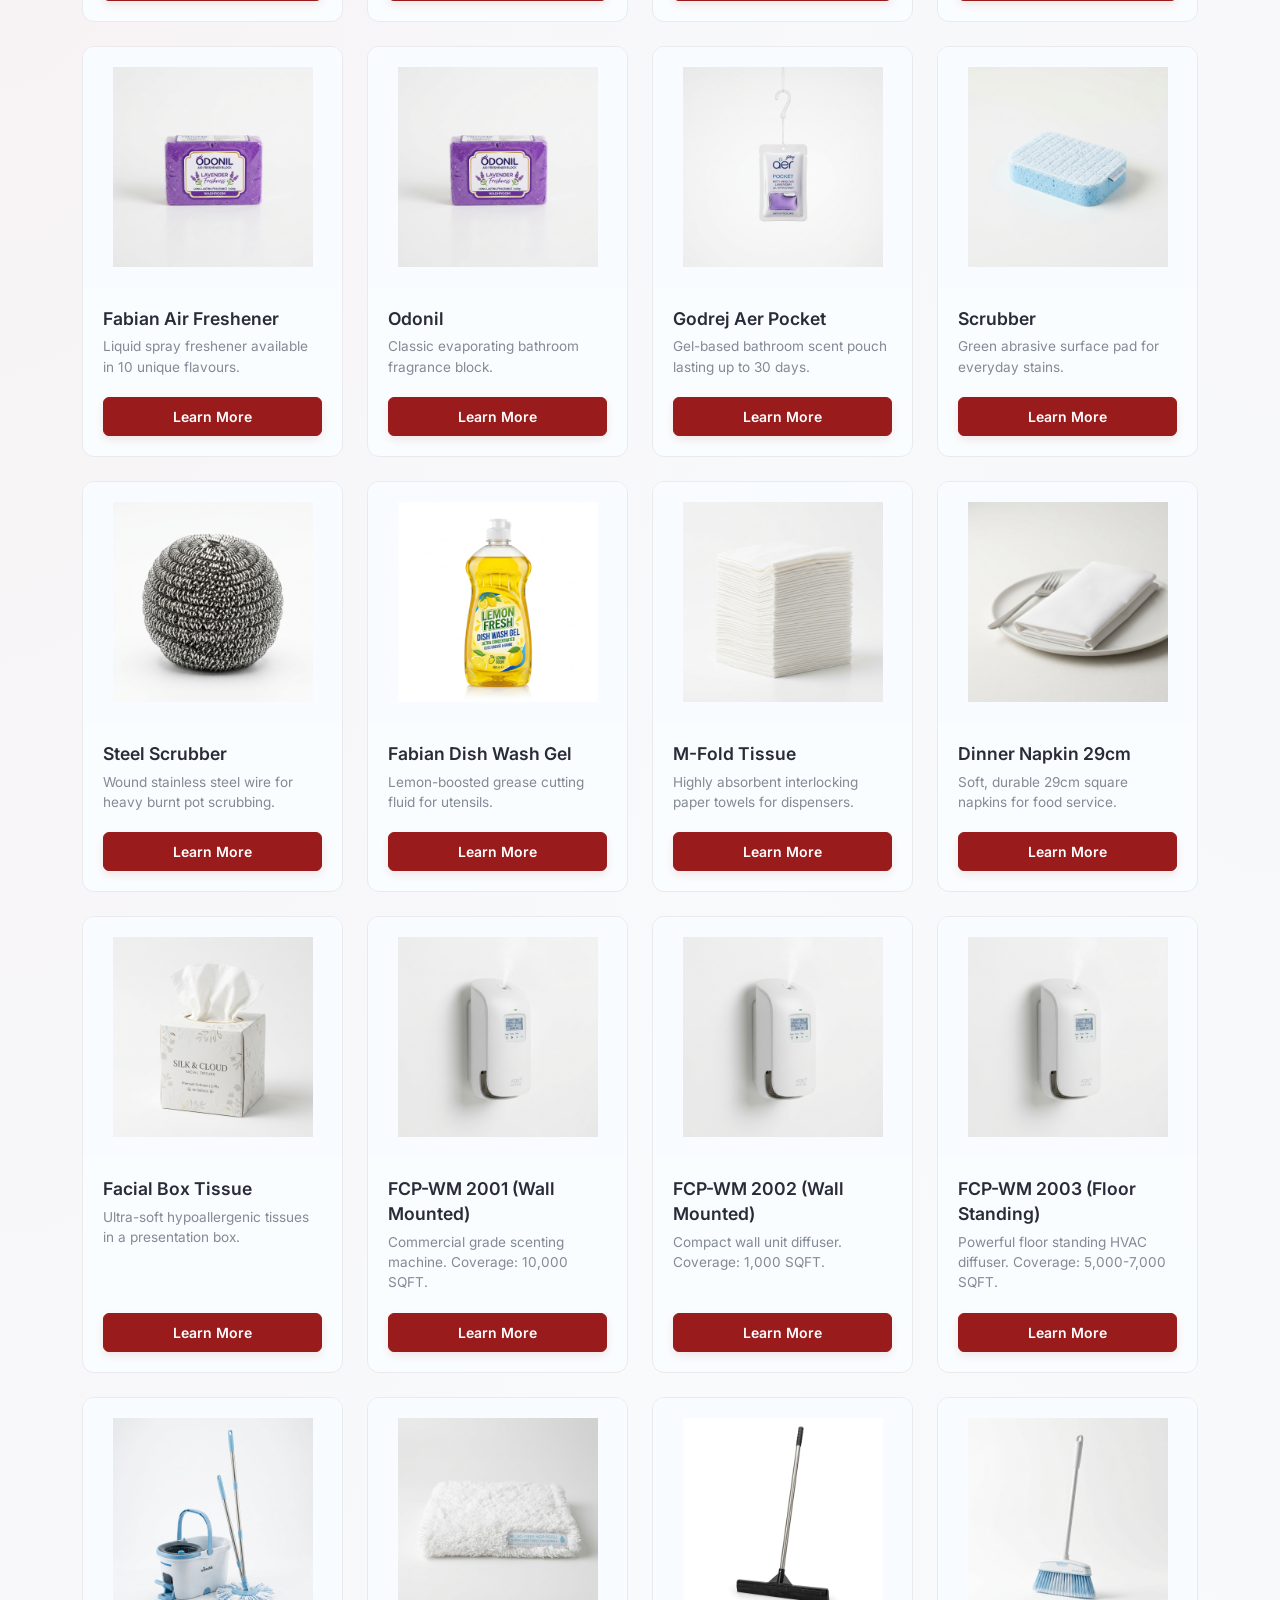
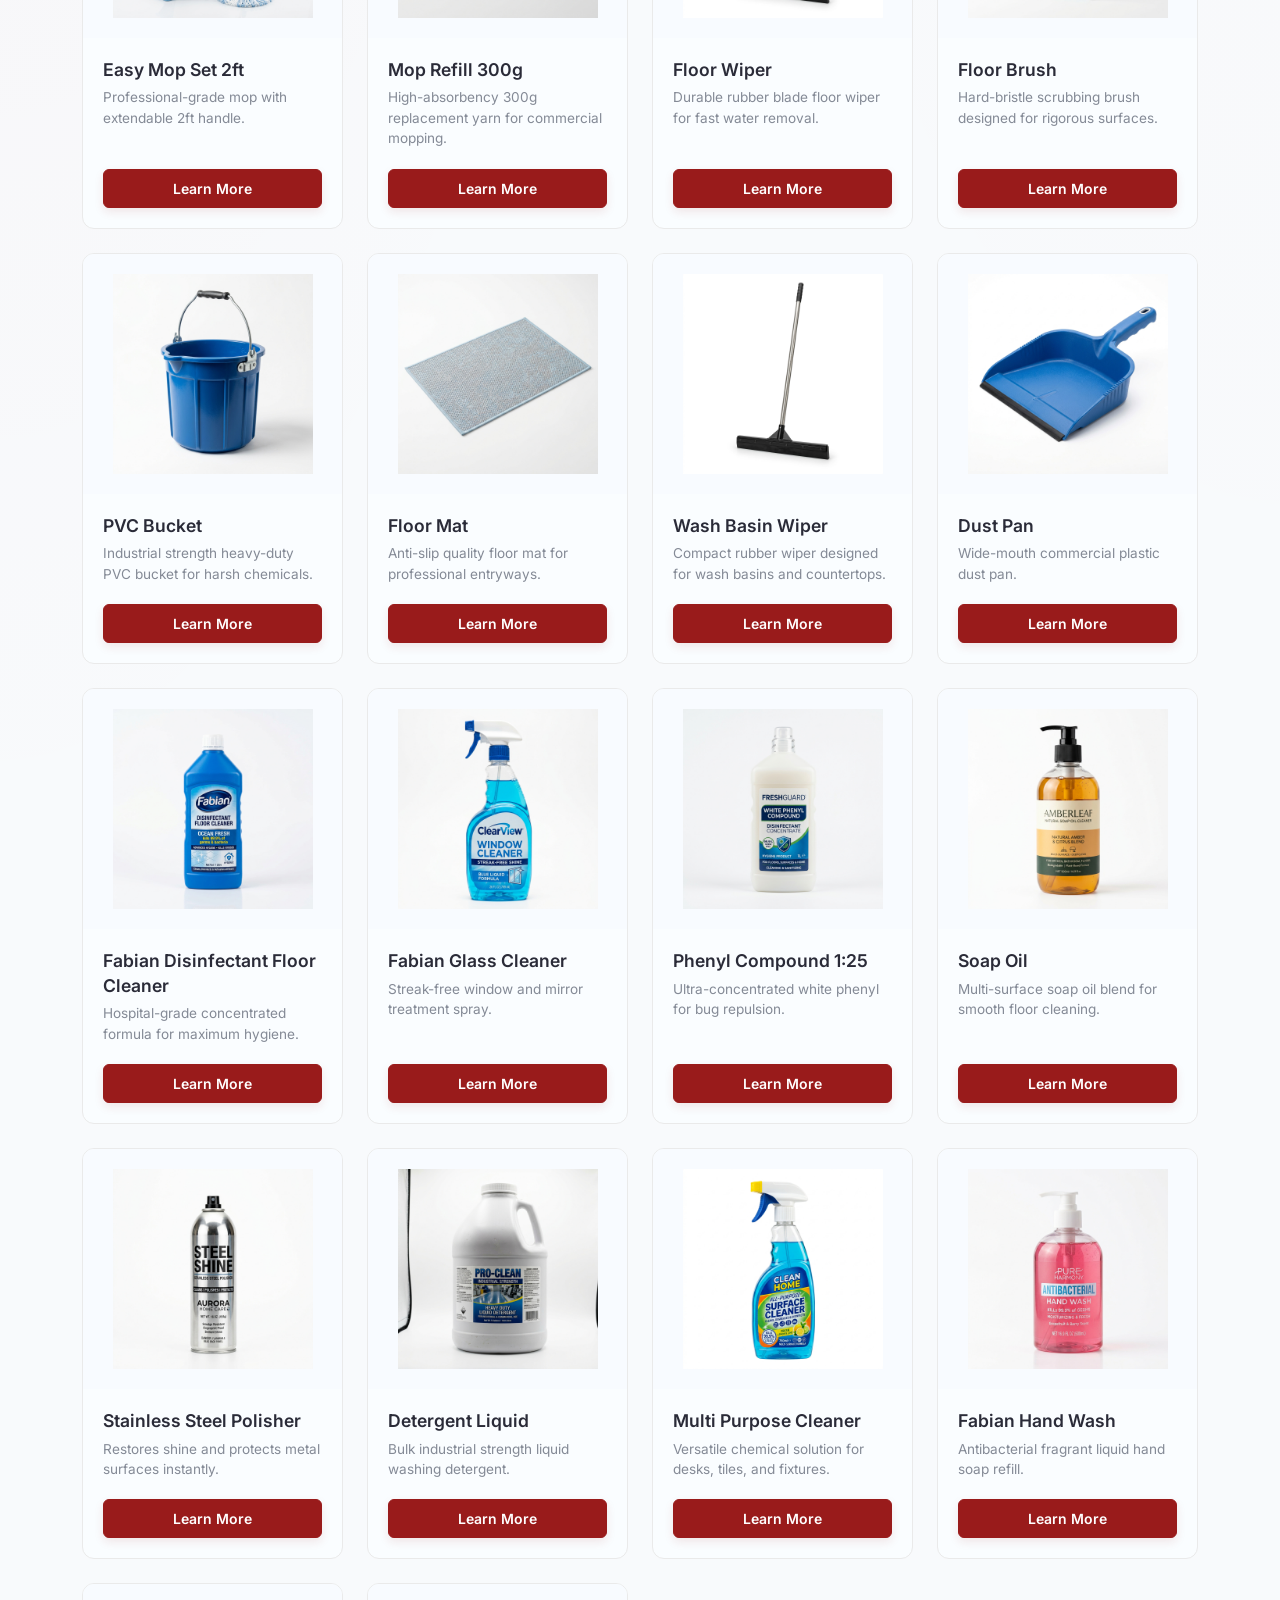
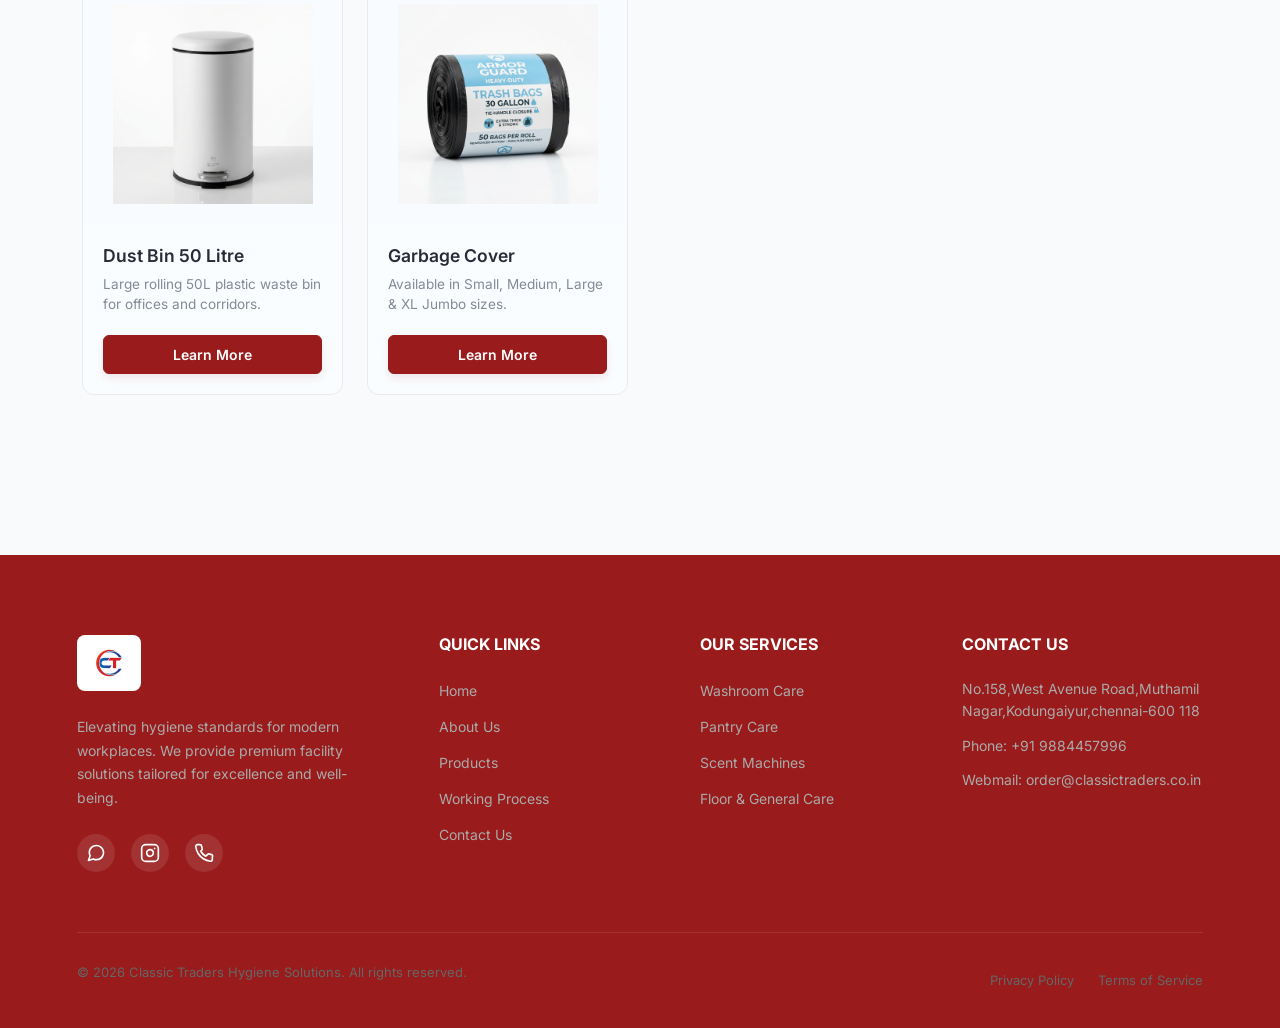
<file: product-detail.html>
<!DOCTYPE html>
<html lang="en">

<head>
    <meta charset="UTF-8">
    <meta name="viewport" content="width=device-width, initial-scale=1.0">
    <title>Product Details - CT Cleaning & Hygiene</title>
    <link href="https://cdn.jsdelivr.net/npm/bootstrap@5.3.0/dist/css/bootstrap.min.css" rel="stylesheet">
    <link rel="stylesheet" href="https://cdnjs.cloudflare.com/ajax/libs/font-awesome/6.4.0/css/all.min.css">
    <link rel="stylesheet" href="assets/css/styles.css">
    <link rel="stylesheet" href="assets/css/product-detail.css">
</head>

<body>
    <div class="top-banner">
        <span class="banner-text">Elevating Hygiene Standards and fresh smell for Every Space.</span>
    </div>

    <!-- Mobile Navigation Overlay -->
    <div class="mobile-nav-overlay" id="mobileNavOverlay"></div>

    <!-- Main Navigation Bar -->
    <header class="navbar">
        <div class="navbar-left">
            <a href="index.html#top" class="logo">
                <img src="assets/images/logo.jpg" alt="Logo" />
            </a>
        </div>

        <nav class="navbar-center" id="navbarCenter">
            <button class="mobile-nav-close" id="mobileNavClose" aria-label="Close Menu">
                <svg width="24" height="24" viewBox="0 0 24 24" fill="none" stroke="currentColor" stroke-width="2"
                    stroke-linecap="round" stroke-linejoin="round">
                    <line x1="18" y1="6" x2="6" y2="18"></line>
                    <line x1="6" y1="6" x2="18" y2="18"></line>
                </svg>
            </button>
            <a href="index.html#top" class="nav-item" style="text-decoration: none;">HOME</a>
            <a href="about.html" class="nav-item" style="text-decoration: none;">ABOUT US</a>
            <div class="nav-item has-dropdown">
                WASHROOM CARE
                <svg class="chevron" width="12" height="12" viewBox="0 0 24 24" fill="none" stroke="currentColor"
                    stroke-width="2" stroke-linecap="round" stroke-linejoin="round">
                    <polyline points="6 9 12 15 18 9"></polyline>
                </svg>
                <div class="dropdown-menu">
                    <a href="washroom-care.html"><i class="fa-solid fa-toilet"></i> Toilet Cleaning</a>
                    <a href="washroom-care.html"><i class="fa-solid fa-soap"></i> Urinal Care</a>
                    <a href="washroom-care.html"><i class="fa-solid fa-spray-can-sparkles"></i> Air Freshners</a>
                </div>
            </div>
            <div class="nav-item has-dropdown">
                PANTRY CARE
                <svg class="chevron" width="12" height="12" viewBox="0 0 24 24" fill="none" stroke="currentColor"
                    stroke-width="2" stroke-linecap="round" stroke-linejoin="round">
                    <polyline points="6 9 12 15 18 9"></polyline>
                </svg>
                <div class="dropdown-menu">
                    <a href="pantry-care.html"><i class="fa-solid fa-utensils"></i> Vessel Cleaners</a>
                    <a href="pantry-care.html"><i class="fa-solid fa-toilet-paper"></i> Tissue Products</a>
                </div>
            </div>
            <a href="scent-machines.html" class="nav-item" style="text-decoration: none;">SCENT MACHINES</a>
            <div class="nav-item has-dropdown">
                FLOOR & GENERAL CARE
                <svg class="chevron" width="12" height="12" viewBox="0 0 24 24" fill="none" stroke="currentColor"
                    stroke-width="2" stroke-linecap="round" stroke-linejoin="round">
                    <polyline points="6 9 12 15 18 9"></polyline>
                </svg>
                <div class="dropdown-menu">
                    <a href="floorgeneral.html"><i class="fa-solid fa-broom"></i> Floor Cleaning</a>
                    <a href="floorgeneral.html"><i class="fa-solid fa-shield-halved"></i> General Care</a>
                    <a href="floorgeneral.html"><i class="fa-solid fa-trash-can"></i> Waste Management</a>
                </div>
            </div>
        </nav>

        <div class="navbar-right">
            <a href="tel:+917996077797" class="mobile-contact-pill" aria-label="Call Us">
                <div class="mobile-contact-icon">
                    <svg width="16" height="16" viewBox="0 0 24 24" fill="none" stroke="#991b1b" stroke-width="2.5"
                        stroke-linecap="round" stroke-linejoin="round">
                        <path
                            d="M22 16.92v3a2 2 0 0 1-2.18 2 19.79 19.79 0 0 1-8.63-3.07 19.5 19.5 0 0 1-6-6 19.79 19.79 0 0 1-3.07-8.67A2 2 0 0 1 4.11 2h3a2 2 0 0 1 2 1.72 12.84 12.84 0 0 0 .7 2.81 2 2 0 0 1-.45 2.11L8.09 9.91a16 16 0 0 0 6 6l2.27-2.27a2 2 0 0 1 2.11-.45 12.84 12.84 0 0 0 2.81.7A2 2 0 0 1 22 16.92z">
                        </path>
                    </svg>
                </div>
                <div class="mobile-contact-text">
                    <span class="mobile-contact-label">REACH US</span>
                    <span class="mobile-contact-number">+91 79960 77797</span>
                </div>
            </a>
            <a href="contact.html" class="btn btn-contact-blue btn-magnetic">Contact Us</a>
            <a href="assets/Classic Traders Profile.pdf" download="ct_traders_brochure.pdf"
                class="btn btn-outline btn-magnetic">Download Brochure</a>
        </div>
    </header>

    <div class="product-detail-page">
        <div class="container">
            <!-- Breadcrumbs -->
            <nav class="info-breadcrumb">
                <a href="index.html">Home</a>
                <span class="separator">/</span>
                <a href="allproducts.html">All Products</a>
                <span class="separator">/</span>
                <span class="current" id="detail-title">Loading...</span>
            </nav>

            <div class="product-hero">
                <!-- Left: Images -->
                <div class="product-gallery">
                    <div class="main-image-container">
                        <img src="" id="main-img" alt="Product Image">
                    </div>
                    <div class="thumbnail-list" id="thumb-list">
                        <!-- JS will populate -->
                    </div>
                </div>

                <!-- Right: Content -->
                <div class="product-main-info">
                    <h1 class="product-title-detailed" id="tab-long-title">Product Name</h1>
                    <div class="short-description" id="detail-short-desc">
                        Loading product information...
                    </div>

                    <button class="btn-request-quote btn-magnetic" id="btnRequestQuote">
                        <i class="fa-solid fa-paper-plane"></i> Request A Quote
                    </button>

                    <div class="meta-info-table">
                        <div class="meta-row">
                            <div class="meta-label">Category</div>
                            <div class="meta-value" id="meta-category">Category</div>
                        </div>
                        <div class="meta-row">
                            <div class="meta-label">Brand</div>
                            <div class="meta-value" id="meta-brand">CT Standard</div>
                        </div>
                    </div>

                    <div class="share-section">
                        <span class="share-label">Share:</span>
                        <div class="share-icons">
                            <a href="https://wa.me/919884457996" target="_blank"><i
                                    class="fa-brands fa-whatsapp"></i></a>
                            <a href="#"><i class="fa-brands fa-facebook"></i></a>
                            <a href="#"><i class="fa-brands fa-twitter"></i></a>
                        </div>
                    </div>
                </div>
            </div>

            <!-- Tabs Section -->
            <div class="product-tabs">
                <div class="nav-tabs" style="display: flex;">
                    <button class="nav-link active" data-tab="description">SPECIFICATIONS</button>
                    <button class="nav-link" data-tab="details">ABOUT PRODUCT</button>
                </div>
                <div class="tab-content-inner" id="description">
                    <table class="table table-bordered">
                        <tbody id="detail-spec-table">
                            <!-- JS will populate -->
                        </tbody>
                    </table>
                </div>
                <div class="tab-content-inner hidden" id="details" style="display: none;">
                    <div class="long-description" id="tab-long-desc">
                        <!-- JS will populate -->
                    </div>
                </div>
            </div>

            <!-- Related Products Carousel -->
            <div class="related-section">
                <div class="related-title-box">
                    <h2>Related Products</h2>
                </div>
                <div class="related-carousel-outer">
                    <button class="carousel-btn prev" id="carousel-prev"><i
                            class="fa-solid fa-chevron-left"></i></button>
                    <div class="carousel-track-wrapper">
                        <div class="carousel-track" id="carousel-track">
                            <!-- JS will populate -->
                        </div>
                    </div>
                    <button class="carousel-btn next" id="carousel-next"><i
                            class="fa-solid fa-chevron-right"></i></button>
                </div>
                <div class="carousel-dots" id="carousel-dots"></div>
            </div>
        </div>
    </div>

    <!-- Request Quote Modal -->
    <div class="modal-overlay" id="contactModalOverlay">
        <div class="contact-modal">
            <button class="modal-close" id="closeModal">&times;</button>
            <div class="modal-content">
                <h3 style="margin-bottom: 10px; font-size: 1.8rem; font-weight: 700; color: #000;">Request A Free Quote
                </h3>
                <p style="margin-bottom: 25px; color: #555;">Submit your details and our hygiene experts will contact
                    you shortly with a personalized proposal.</p>
                <form class="contact-form">
                    <div class="row">
                        <div class="form-group half-width">
                            <label>Full Name</label>
                            <input type="text" placeholder="John Doe" required>
                        </div>
                        <div class="form-group half-width">
                            <label>Email Address</label>
                            <input type="email" placeholder="john@example.com" required>
                        </div>
                        <div class="form-group full-width">
                            <label>Phone Number</label>
                            <input type="tel" placeholder="+91 00000 00000" required>
                        </div>
                        <div class="form-group full-width">
                            <label>Your Requirements</label>
                            <textarea placeholder="Tell us about your requirements..." required></textarea>
                        </div>
                    </div>
                    <button type="submit" class="btn-send-enquiry">Submit Request</button>
                </form>
            </div>
        </div>
    </div>

    <footer class="main-footer">
        <div class="footer-container">
            <div class="footer-col brand-col">
                <a href="index.html" class="footer-logo">
                    <img src="assets/images/logo.jpg" alt="CT Traders Logo">
                </a>
                <p class="footer-desc">Elevating hygiene standards for modern workplaces. We provide premium facility
                    solutions tailored for excellence and well-being.</p>
                <div class="social-links">
                    <a href="https://wa.me/919884457996" aria-label="WhatsApp" target="_blank"><i
                            class="fa-brands fa-whatsapp"></i></a>
                    <a href="#" aria-label="Instagram"><i class="fa-brands fa-instagram"></i></a>
                    <a href="tel:+919884457996" aria-label="Call Us"><i class="fa-solid fa-phone"></i></a>
                </div>
            </div>
            <div class="footer-col">
                <h3>Quick Links</h3>
                <ul class="footer-links">
                    <li><a href="index.html">Home</a></li>
                    <li><a href="about.html">About Us</a></li>
                    <li><a href="allproducts.html">Products</a></li>
                    <li><a href="index.html#working-process">Working Process</a></li>
                    <li><a href="contact.html">Contact Us</a></li>
                </ul>
            </div>
            <div class="footer-col">
                <h3>Our Services</h3>
                <ul class="footer-links">
                    <li><a href="washroom-care.html">Washroom Care</a></li>
                    <li><a href="pantry-care.html">Pantry Care</a></li>
                    <li><a href="scent-machines.html">Scent Machines</a></li>
                    <li><a href="floorgeneral.html">Floor & General Care</a></li>
                </ul>
            </div>
            <div class="footer-col">
                <h3>Contact Us</h3>
                <div class="footer-contact">
                    <p>No.158,West Avenue Road,Muthamil Nagar,Kodungaiyur,chennai-600 118</p>
                    <p>Phone: +91 9884457996</p>
                    <p>Webmail: order@classictraders.co.in</p>
                </div>
            </div>
        </div>
        <div class="footer-bottom">
            <div class="footer-bottom-content">
                <p>&copy; 2026 Classic Traders Hygiene Solutions. All rights reserved.</p>
                <div class="footer-legal">
                    <a href="privacy.html">Privacy Policy</a>
                    <a href="terms.html">Terms of Service</a>
                </div>
            </div>
        </div>
    </footer>

    <script src="https://cdn.jsdelivr.net/npm/bootstrap@5.3.0/dist/js/bootstrap.bundle.min.js"></script>
    <script src="products.js"></script>
    <script src="script.js"></script>
    <script>
        document.addEventListener('DOMContentLoaded', () => {
            const urlParams = new URLSearchParams(window.location.search);
            const productNameOrId = urlParams.get('name');

            if (!productNameOrId) {
                window.location.href = 'allproducts.html';
                return;
            }

            const p = getProductById(productNameOrId);

            if (p) {
                renderDetails(p);
                renderCarousel(p);
            } else {
                window.location.href = 'allproducts.html';
            }

            function renderDetails(p) {
                document.getElementById('detail-title').textContent = p.name;
                document.getElementById('tab-long-title').textContent = p.name;
                document.getElementById('detail-short-desc').textContent = p.description;
                document.getElementById('tab-long-desc').innerHTML = p.fullDescription || p.description;
                document.getElementById('meta-category').textContent = p.category || 'Uncategorized';
                document.getElementById('meta-brand').textContent = p.brand || 'CT Standard';

                const mainImg = document.getElementById('main-img');
                mainImg.src = p.image;
                mainImg.alt = p.name;

                const thumbList = document.getElementById('thumb-list');
                thumbList.innerHTML = '';
                const thumbs = p.thumbnails || [p.image];
                thumbs.forEach((t, index) => {
                    const div = document.createElement('div');
                    div.className = 'thumbnail-item' + (index === 0 ? ' active' : '');
                    div.innerHTML = `<img src="${t}" alt="${p.name}">`;
                    div.onclick = () => {
                        mainImg.style.opacity = '0.3';
                        setTimeout(() => {
                            mainImg.src = t;
                            mainImg.style.opacity = '1';
                        }, 200);
                        document.querySelectorAll('.thumbnail-item').forEach(el => el.classList.remove('active'));
                        div.classList.add('active');
                    };
                    thumbList.appendChild(div);
                });

                const specTable = document.getElementById('detail-spec-table');
                if (specTable) {
                    specTable.innerHTML = '';
                    if (p.specs && p.specs.length) {
                        p.specs.forEach(([label, value]) => {
                            const tr = document.createElement('tr');
                            tr.innerHTML = `<td class="spec-label">${label}</td><td class="spec-value">${value}</td>`;
                            specTable.appendChild(tr);
                        });
                    }
                }
            }

            function renderCarousel(p) {
                const track = document.getElementById('carousel-track');
                const dotsContainer = document.getElementById('carousel-dots');
                if (!track || !dotsContainer) return;

                const items = getRelatedProducts(p, 10);
                track.innerHTML = '';
                dotsContainer.innerHTML = '';

                items.forEach(rp => {
                    const slide = document.createElement('div');
                    slide.className = 'carousel-slide';
                    slide.innerHTML = `
                        <div class="related-card" onclick="window.location.href='product-detail.html?name=${encodeURIComponent(rp.name)}'">
                            <div class="related-img-container">
                                <img src="${rp.catalogImage || rp.image}" alt="${rp.name}">
                            </div>
                            <div class="related-info-box">
                                <h3>${rp.name}</h3>
                                <p>${rp.category}</p>
                            </div>
                        </div>
                    `;
                    track.appendChild(slide);
                });

                // Carousel Logic
                let currentIndex = 0;
                const totalItems = items.length;
                const getItemsPerView = () => window.innerWidth > 992 ? 4 : (window.innerWidth > 576 ? 2 : 1);

                const updateCarousel = () => {
                    const itemsPerView = getItemsPerView();
                    const maxIndex = Math.max(0, totalItems - itemsPerView);
                    if (currentIndex > maxIndex) currentIndex = maxIndex;

                    const percentage = (100 / itemsPerView);
                    track.style.transform = `translateX(-${currentIndex * percentage}%)`;

                    document.querySelectorAll('.carousel-dot').forEach((dot, idx) => {
                        dot.classList.toggle('active', idx === currentIndex);
                    });
                };

                const setupDots = () => {
                    dotsContainer.innerHTML = '';
                    const itemsPerView = getItemsPerView();
                    const maxIndex = Math.max(0, totalItems - itemsPerView);
                    for (let i = 0; i <= maxIndex; i++) {
                        const dot = document.createElement('div');
                        dot.className = 'carousel-dot' + (i === currentIndex ? ' active' : '');
                        dot.onclick = () => {
                            currentIndex = i;
                            updateCarousel();
                        };
                        dotsContainer.appendChild(dot);
                    }
                };

                setupDots();
                updateCarousel();

                const nextBtn = document.getElementById('carousel-next');
                const prevBtn = document.getElementById('carousel-prev');

                if (nextBtn) nextBtn.onclick = () => {
                    const itemsPerView = getItemsPerView();
                    const maxIndex = Math.max(0, totalItems - itemsPerView);
                    currentIndex = (currentIndex + 1) > maxIndex ? 0 : currentIndex + 1;
                    updateCarousel();
                };

                if (prevBtn) prevBtn.onclick = () => {
                    const itemsPerView = getItemsPerView();
                    const maxIndex = Math.max(0, totalItems - itemsPerView);
                    currentIndex = (currentIndex - 1) < 0 ? maxIndex : currentIndex - 1;
                    updateCarousel();
                };

                window.addEventListener('resize', () => {
                    setupDots();
                    updateCarousel();
                });
            }

            // Tab toggling
            document.querySelectorAll('.nav-link').forEach(link => {
                link.onclick = (e) => {
                    document.querySelectorAll('.nav-link').forEach(l => l.classList.remove('active'));
                    document.querySelectorAll('.tab-content-inner').forEach(c => c.style.display = 'none');
                    link.classList.add('active');
                    document.getElementById(link.getAttribute('data-tab')).style.display = 'block';
                };
            });

            // Modal Logic
            const modalOverlay = document.getElementById('contactModalOverlay');
            const btnRequestQuote = document.getElementById('btnRequestQuote');
            const closeModal = document.getElementById('closeModal');

            if (modalOverlay && btnRequestQuote) {
                btnRequestQuote.onclick = () => {
                    modalOverlay.classList.add('active');
                    document.body.style.overflow = 'hidden';
                };
            }

            if (closeModal) {
                closeModal.onclick = () => {
                    modalOverlay.classList.remove('active');
                    document.body.style.overflow = '';
                };
            }
        });
    </script>

    <nav class="mobile-bottom-nav" id="mobileBottomNav">
        <a href="index.html" class="bottom-nav-item" id="navHome">
            <i class="fa-solid fa-house"></i>
            <span>Home</span>
        </a>
        <button class="bottom-nav-item" id="bottomNavCategory">
            <i class="fa-solid fa-table-cells-large"></i>
            <span>Category</span>
        </button>

        <a href="https://wa.me/919884457996" class="bottom-nav-item" id="navWhatsApp" target="_blank">
            <i class="fa-brands fa-whatsapp"></i>
            <span>WhatsApp</span>
        </a>
        <button class="bottom-nav-item" id="bottomNavMore">
            <i class="fa-solid fa-bars"></i>
            <span>More</span>
        </button>
    </nav>

    <!-- Categories Drawer -->
    <div class="bottom-more-overlay" id="categoryOverlay"></div>
    <div class="bottom-more-drawer" id="categoryDrawer">
        <div class="bottom-more-header">
            <span>Explore Categories</span>
            <button class="bottom-more-close" id="categoryClose">&times;</button>
        </div>
        <nav class="bottom-more-content category-accordion">
            
            <div class="category-item">
                <div class="category-header">
                    <div class="category-icon-badge bg-washroom"><i class="fa-solid fa-pump-soap" style="color: #0284c7;"></i></div>
                    <span class="category-name">Washroom Care</span>
                    <i class="fa-solid fa-chevron-down category-chevron"></i>
                </div>
                <div class="category-body">
                    <div class="category-divider"></div>
                    <div class="subcategory-list">
                        <a href="washroom-care.html" class="subcategory-item"><i class="fa-solid fa-toilet"></i> Toilet Cleaning</a>
                        <a href="washroom-care.html" class="subcategory-item"><i class="fa-solid fa-soap"></i> Urinal Care</a>
                        <a href="washroom-care.html" class="subcategory-item"><i class="fa-solid fa-spray-can-sparkles"></i> Air Freshners</a>
                    </div>
                </div>
            </div>

            <div class="category-item">
                <div class="category-header">
                    <div class="category-icon-badge bg-pantry"><i class="fa-solid fa-basket-shopping" style="color: #16a34a;"></i></div>
                    <span class="category-name">Pantry Care</span>
                    <i class="fa-solid fa-chevron-down category-chevron"></i>
                </div>
                <div class="category-body">
                    <div class="category-divider"></div>
                    <div class="subcategory-list">
                        <a href="pantry-care.html" class="subcategory-item"><i class="fa-solid fa-utensils"></i> Vessel Cleaners</a>
                        <a href="pantry-care.html" class="subcategory-item"><i class="fa-solid fa-toilet-paper"></i> Tissue Products</a>
                    </div>
                </div>
            </div>

            <div class="category-item">
                <div class="category-header">
                    <div class="category-icon-badge bg-floor"><i class="fa-solid fa-broom" style="color: #ca8a04;"></i></div>
                    <span class="category-name">Floor & General Care</span>
                    <i class="fa-solid fa-chevron-down category-chevron"></i>
                </div>
                <div class="category-body">
                    <div class="category-divider"></div>
                    <div class="subcategory-list">
                        <a href="floorgeneral.html" class="subcategory-item"><i class="fa-solid fa-broom"></i> Floor Cleaning</a>
                        <a href="floorgeneral.html" class="subcategory-item"><i class="fa-solid fa-shield-halved"></i> General Care</a>
                        <a href="floorgeneral.html" class="subcategory-item"><i class="fa-solid fa-trash-can"></i> Waste Management</a>
                    </div>
                </div>
            </div>

            <div class="category-item">
                <div class="category-header">
                    <div class="category-icon-badge bg-scent"><i class="fa-solid fa-wind" style="color: #9333ea;"></i></div>
                    <span class="category-name">Scent Machines</span>
                    <i class="fa-solid fa-chevron-down category-chevron"></i>
                </div>
                <div class="category-body">
                    <div class="category-divider"></div>
                    <div class="subcategory-list">
                        <a href="scent-machines.html" class="subcategory-item"><i class="fa-solid fa-tv"></i> Wall Mounted</a>
                        <a href="scent-machines.html" class="subcategory-item"><i class="fa-solid fa-fan"></i> Floor Standing</a>
                    </div>
                </div>
            </div>

        </nav>
    </div>
    <!-- More Options Drawer -->
    <div class="bottom-more-overlay" id="moreOverlay"></div>
    <div class="bottom-more-drawer" id="moreDrawer">
        <div class="bottom-more-header">
            <span>Menu Options</span>
            <button class="bottom-more-close" id="moreClose">&times;</button>
        </div>
        <nav class="bottom-more-content">
            <div class="drawer-section">
                <h4>Company & Links</h4>
                <div class="drawer-grid">
                    <a href="allproducts.html" class="drawer-link">View All Products</a>
                    <a href="assets/downloads/brochure.pdf" class="drawer-link" download>Download Brochure</a>
                    <a href="about.html" class="drawer-link">About Us</a>
                    <a href="contact.html" class="drawer-link">Contact Us</a>
                </div>
            </div>
        </nav>
    </div>

    <script>
        document.addEventListener('DOMContentLoaded', () => {
            const bottomNavCategory = document.getElementById('bottomNavCategory');
            const bottomNavMore = document.getElementById('bottomNavMore');

            const categoryDrawer = document.getElementById('categoryDrawer');
            const categoryOverlay = document.getElementById('categoryOverlay');
            const categoryClose = document.getElementById('categoryClose');

            const moreDrawer = document.getElementById('moreDrawer');
            const moreOverlay = document.getElementById('moreOverlay');
            const moreClose = document.getElementById('moreClose');

            if (bottomNavCategory && categoryDrawer && categoryOverlay) {
                const openCategory = () => {
                    categoryOverlay.classList.add('active');
                    categoryDrawer.classList.add('active');
                    document.body.style.overflow = 'hidden';
                };
                const closeCategory = () => {
                    categoryOverlay.classList.remove('active');
                    categoryDrawer.classList.remove('active');
                    document.body.style.overflow = '';
                };

                const newCatBtn = bottomNavCategory.cloneNode(true);
                bottomNavCategory.parentNode.replaceChild(newCatBtn, bottomNavCategory);
                newCatBtn.addEventListener('click', openCategory);

                if (categoryClose) categoryClose.addEventListener('click', closeCategory);
                if (categoryOverlay) categoryOverlay.addEventListener('click', closeCategory);
            }

            if (bottomNavMore && moreDrawer && moreOverlay) {
                const openMore = () => {
                    moreOverlay.classList.add('active');
                    moreDrawer.classList.add('active');
                    document.body.style.overflow = 'hidden';
                };
                const closeMore = () => {
                    moreOverlay.classList.remove('active');
                    moreDrawer.classList.remove('active');
                    document.body.style.overflow = '';
                };

                const newMoreBtn = bottomNavMore.cloneNode(true);
                bottomNavMore.parentNode.replaceChild(newMoreBtn, bottomNavMore);
                newMoreBtn.addEventListener('click', openMore);

                if (moreClose) moreClose.addEventListener('click', closeMore);
                if (moreOverlay) moreOverlay.addEventListener('click', closeMore);
            }

            // Active state based on current URL
            const currentPath = window.location.pathname;
            const fileName = currentPath.split('/').pop() || 'index.html';

            const navItems = {
                'index.html': 'navHome',
                'allproducts.html': 'bottomNavCategory',
                'washroom-care.html': 'bottomNavCategory',
                'pantry-care.html': 'bottomNavCategory',
                'floorgeneral.html': 'bottomNavCategory',
                'scent-machines.html': 'bottomNavCategory'
            };

            const activeId = navItems[fileName];
            if (activeId) {
                const element = document.getElementById(activeId);
                if (element) element.classList.add('active');
            }
        });
    </script>
</body>

</html>
</file>
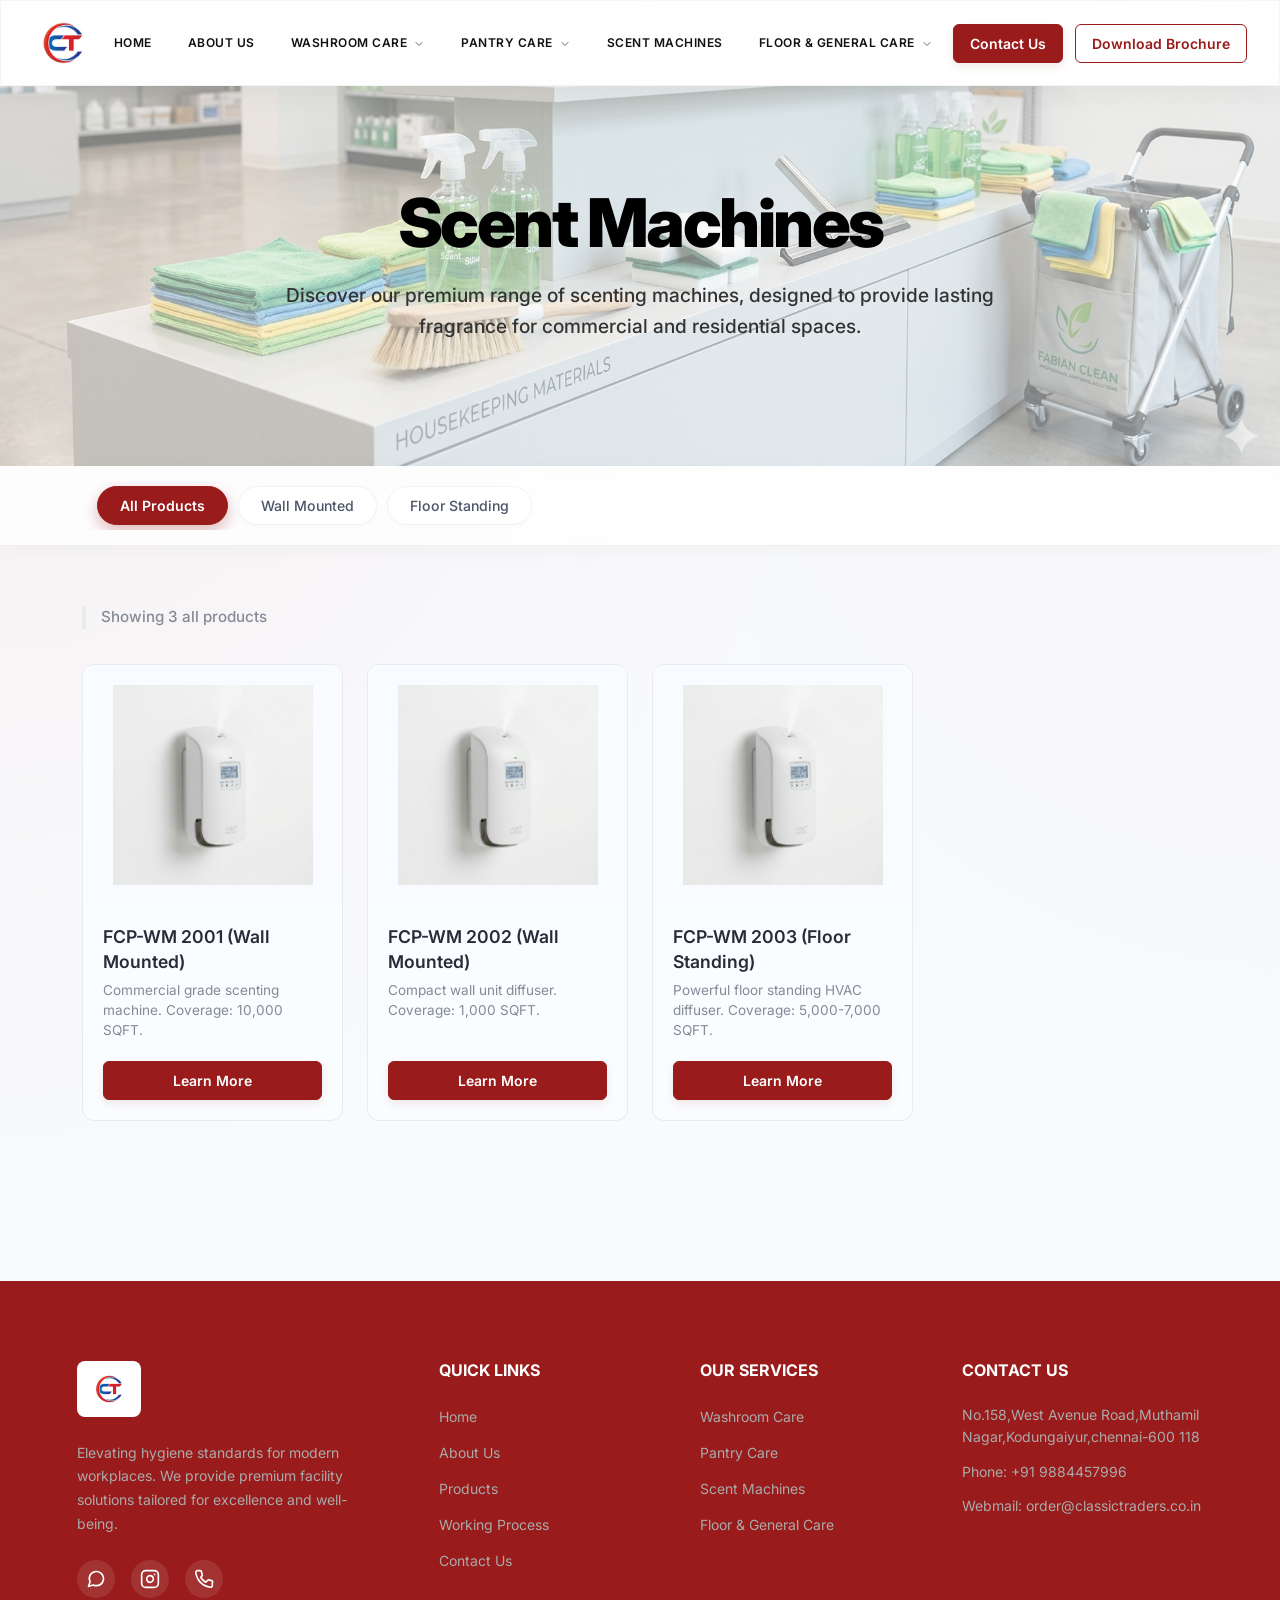
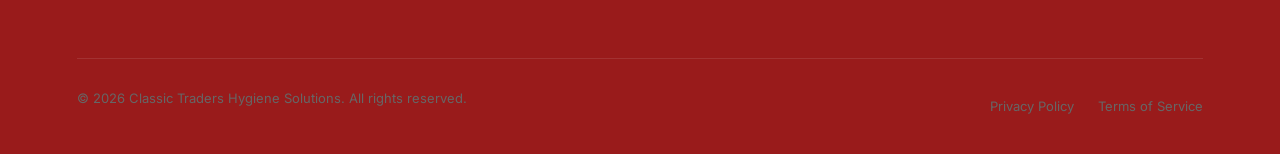
<file: scent-machines.html>
<!DOCTYPE html>
<html lang="en">

<head>
    <meta charset="UTF-8">
    <meta name="viewport" content="width=device-width, initial-scale=1.0">
    <title>Scent Machines - CT Cleaning & Hygiene</title>
    <link href="https://cdn.jsdelivr.net/npm/bootstrap@5.3.0/dist/css/bootstrap.min.css" rel="stylesheet">
    <link rel="stylesheet" href="https://cdnjs.cloudflare.com/ajax/libs/font-awesome/6.4.0/css/all.min.css">
    <link rel="stylesheet" href="assets/css/styles.css">
</head>

<body>
    <div class="top-banner">
        <span class="banner-text">Elevating Hygiene Standards and fresh smell for Every Space.</span>
    </div>

    <!-- Mobile Navigation Overlay -->
    <div class="mobile-nav-overlay" id="mobileNavOverlay"></div>

    <!-- Main Navigation Bar -->
    <header class="navbar">
        <div class="navbar-left">
            <a href="index.html#top" class="logo">
                <img src="assets/images/logo.jpg" alt="Logo" />
            </a>
        </div>

        <nav class="navbar-center" id="navbarCenter">
            <button class="mobile-nav-close" id="mobileNavClose" aria-label="Close Menu">
                <svg width="24" height="24" viewBox="0 0 24 24" fill="none" stroke="currentColor" stroke-width="2"
                    stroke-linecap="round" stroke-linejoin="round">
                    <line x1="18" y1="6" x2="6" y2="18"></line>
                    <line x1="6" y1="6" x2="18" y2="18"></line>
                </svg>
            </button>
            <a href="index.html#top" class="nav-item" style="text-decoration: none;">HOME</a>
            <a href="about.html" class="nav-item" style="text-decoration: none;">ABOUT US</a>
            <div class="nav-item has-dropdown">
                WASHROOM CARE
                <svg class="chevron" width="12" height="12" viewBox="0 0 24 24" fill="none" stroke="currentColor"
                    stroke-width="2" stroke-linecap="round" stroke-linejoin="round">
                    <polyline points="6 9 12 15 18 9"></polyline>
                </svg>
                <div class="dropdown-menu">
                    <a href="washroom-care.html"><i class="fa-solid fa-toilet"></i> Toilet Cleaning</a>
                    <a href="washroom-care.html"><i class="fa-solid fa-soap"></i> Urinal Care</a>
                    <a href="washroom-care.html"><i class="fa-solid fa-spray-can-sparkles"></i> Air Freshners</a>
                </div>
            </div>
            <div class="nav-item has-dropdown">
                PANTRY CARE
                <svg class="chevron" width="12" height="12" viewBox="0 0 24 24" fill="none" stroke="currentColor"
                    stroke-width="2" stroke-linecap="round" stroke-linejoin="round">
                    <polyline points="6 9 12 15 18 9"></polyline>
                </svg>
                <div class="dropdown-menu">
                    <a href="pantry-care.html"><i class="fa-solid fa-utensils"></i> Vessel Cleaners</a>
                    <a href="pantry-care.html"><i class="fa-solid fa-toilet-paper"></i> Tissue Products</a>
                </div>
            </div>
            <a href="scent-machines.html" class="nav-item" style="text-decoration: none;">SCENT MACHINES</a>
            <div class="nav-item has-dropdown">
                FLOOR & GENERAL CARE
                <svg class="chevron" width="12" height="12" viewBox="0 0 24 24" fill="none" stroke="currentColor"
                    stroke-width="2" stroke-linecap="round" stroke-linejoin="round">
                    <polyline points="6 9 12 15 18 9"></polyline>
                </svg>
                <div class="dropdown-menu">
                    <a href="floorgeneral.html">Floor cleaning</a>
                    <a href="floorgeneral.html">General</a>
                    <a href="floorgeneral.html">Waste management</a>
                </div>
            </div>
        </nav>

                <div class="navbar-right">
            <!-- Mobile-only contact block -->
            <a href="tel:+917996077797" class="mobile-contact-pill" aria-label="Call Us">
                <div class="mobile-contact-icon">
                    <svg width="16" height="16" viewBox="0 0 24 24" fill="none" stroke="#991b1b" stroke-width="2.5" stroke-linecap="round" stroke-linejoin="round">
                        <path d="M22 16.92v3a2 2 0 0 1-2.18 2 19.79 19.79 0 0 1-8.63-3.07 19.5 19.5 0 0 1-6-6 19.79 19.79 0 0 1-3.07-8.67A2 2 0 0 1 4.11 2h3a2 2 0 0 1 2 1.72 12.84 12.84 0 0 0 .7 2.81 2 2 0 0 1-.45 2.11L8.09 9.91a16 16 0 0 0 6 6l2.27-2.27a2 2 0 0 1 2.11-.45 12.84 12.84 0 0 0 2.81.7A2 2 0 0 1 22 16.92z"></path>
                    </svg>
                </div>
                <div class="mobile-contact-text">
                    <span class="mobile-contact-label">REACH US</span>
                    <span class="mobile-contact-number">+91 79960 77797</span>
                </div>
            </a>
            <a href="contact.html" class="btn btn-contact-blue btn-magnetic" style="text-decoration: none;">Contact Us</a>
            <a href="assets/Classic Traders Profile.pdf" download="ct_traders_brochure.pdf"
                class="btn btn-outline btn-magnetic" style="text-decoration: none;">Download Brochure</a>
        </div>
    </header>

    <!-- Header & Search -->
    <div class="shop-header fade-in-up">
        <div class="container">
            <h1 class="shop-title">Scent Machines</h1>
            <p class="shop-desc">Discover our premium range of scenting machines, designed to provide lasting fragrance
                for commercial and residential spaces.</p>
        </div>
    </div>


    <!-- Sub-navigation Categorization -->
    <div class="sub-nav fade-in-up">
        <div class="container">
            <div class="sub-nav-pills" id="subCategoryContainer">
                <button class="sub-nav-pill active" data-filter="all">All Products</button>
                <button class="sub-nav-pill" data-filter="wall-mounted">Wall Mounted</button>
                <button class="sub-nav-pill" data-filter="floor-standing">Floor Standing</button>
            </div>
        </div>
    </div>
    <!-- =========================================================
         MAIN PRODUCTS GRID
         ========================================================= -->
    <div class="products-wrapper">
        <div class="container">
            <div class="products-layout">
                <!-- Sidebar Removed: Categories now handled by horizontal sub-nav -->


                <!-- Main Content -->
                <main class="products-main">
                    <div class="results-count" id="resultsCount">Showing all products</div>
                    <div class="row g-4" id="productsGrid">

                        <!-- =============================================
                     SCENT MACHINES
                     ============================================= -->
                        <div class="col-12 col-sm-6 col-md-4 col-lg-3 product-item fade-in-up" data-category="scent"
                            data-subcategory="wall-mounted" data-name="fcp-wm 2001 wall mounted">
                            <div class="product-card">
                                <div class="product-img-wrapper">
                                    <img src="assets/images/scent_wall_machine.png" alt="FCP-WM 2001 Wall Mounted">
                                </div>
                                <div class="product-info">
                                    <h3 class="product-title">FCP-WM 2001 (Wall Mounted)</h3>
                                    <p class="product-desc">Commercial grade scenting machine. Coverage: 10,000 SQFT.
                                    </p>
                                    <button class="btn btn-quote">Learn More</button>
                                </div>
                            </div>
                        </div>

                        <div class="col-12 col-sm-6 col-md-4 col-lg-3 product-item fade-in-up delay-100"
                            data-category="scent" data-subcategory="wall-mounted" data-name="fcp-wm 2002 wall mounted">
                            <div class="product-card">
                                <div class="product-img-wrapper">
                                    <img src="assets/images/scent_wall_machine.png" alt="FCP-WM 2002 Wall Mounted">
                                </div>
                                <div class="product-info">
                                    <h3 class="product-title">FCP-WM 2002 (Wall Mounted)</h3>
                                    <p class="product-desc">Compact wall unit diffuser. Coverage: 1,000 SQFT.</p>
                                    <button class="btn btn-quote">Learn More</button>
                                </div>
                            </div>
                        </div>

                        <div class="col-12 col-sm-6 col-md-4 col-lg-3 product-item fade-in-up delay-200"
                            data-category="scent" data-subcategory="floor-standing"
                            data-name="fcp-wm 2003 floor standing">
                            <div class="product-card">
                                <div class="product-img-wrapper">
                                    <img src="assets/images/scent_wall_machine.png" alt="FCP-WM 2003 Floor Standing">
                                </div>
                                <div class="product-info">
                                    <h3 class="product-title">FCP-WM 2003 (Floor Standing)</h3>
                                    <p class="product-desc">Powerful floor standing HVAC diffuser. Coverage: 5,000-7,000
                                        SQFT.
                                    </p>
                                    <button class="btn btn-quote">Learn More</button>
                                </div>
                            </div>
                        </div>

                    </div>
                </main>
            </div>
        </div>
    </div>

    <!-- Footer Section -->
    <footer class="main-footer">
        <div class="footer-container">
            <div class="footer-col brand-col">
                <a href="index.html" class="footer-logo">
                    <img src="assets/images/logo.jpg" alt="CT Traders Logo">
                </a>
                <p class="footer-desc">Elevating hygiene standards for modern workplaces. We provide premium facility
                    solutions tailored for excellence and well-being.</p>
                <div class="social-links">
                    <a href="https://wa.me/919884457996" aria-label="WhatsApp" target="_blank"><svg width="20"
                            height="20" viewBox="0 0 24 24" fill="none" stroke="currentColor" stroke-width="2"
                            stroke-linecap="round" stroke-linejoin="round">
                            <path
                                d="M21 11.5a8.38 8.38 0 0 1-.9 3.8 8.5 8.5 0 0 1-7.6 4.7 8.38 8.38 0 0 1-3.8-.9L3 21l1.9-5.7a8.38 8.38 0 0 1-.9-3.8 8.5 8.5 0 0 1 4.7-7.6 8.38 8.38 0 0 1 3.8-.9h.5a8.48 8.48 0 0 1 8 8v.5z">
                            </path>
                        </svg></a>
                    <a href="#" aria-label="Instagram"><svg width="20" height="20" viewBox="0 0 24 24" fill="none"
                            stroke="currentColor" stroke-width="2" stroke-linecap="round" stroke-linejoin="round">
                            <rect x="2" y="2" width="20" height="20" rx="5" ry="5"></rect>
                            <path d="M16 11.37A4 4 0 1 1 12.63 8 4 4 0 0 1 16 11.37z"></path>
                            <line x1="17.5" y1="6.5" x2="17.51" y2="6.5"></line>
                        </svg></a>
                    <a href="tel:+919884457996" aria-label="Call Us"><svg width="20" height="20" viewBox="0 0 24 24"
                            fill="none" stroke="currentColor" stroke-width="2" stroke-linecap="round"
                            stroke-linejoin="round">
                            <path
                                d="M22 16.92v3a2 2 0 0 1-2.18 2 19.79 19.79 0 0 1-8.63-3.07 19.5 19.5 0 0 1-6-6 19.79 19.79 0 0 1-3.07-8.67A2 2 0 0 1 4.11 2h3a2 2 0 0 1 2 1.72 12.84 12.84 0 0 0 .7 2.81 2 2 0 0 1-.45 2.11L8.09 9.91a16 16 0 0 0 6 6l2.27-2.27a2 2 0 0 1 2.11-.45 12.84 12.84 0 0 0 2.81.7A2 2 0 0 1 22 16.92z">
                            </path>
                        </svg></a>
                </div>
            </div>
            <div class="footer-col">
                <h3>Quick Links</h3>
                <ul class="footer-links">
                    <li><a href="index.html">Home</a></li>
                    <li><a href="about.html">About Us</a></li>
                    <li><a href="allproducts.html">Products</a></li>
                    <li><a href="index.html#working-process">Working Process</a></li>
                    <li><a href="contact.html">Contact Us</a></li>
                </ul>
            </div>
            <div class="footer-col">
                <h3>Our Services</h3>
                <ul class="footer-links">
                    <li><a href="washroom-care.html">Washroom Care</a></li>
                    <li><a href="pantry-care.html">Pantry Care</a></li>
                    <li><a href="scent-machines.html">Scent Machines</a></li>
                    <li><a href="floorgeneral.html">Floor & General Care</a></li>
                </ul>
            </div>
            <div class="footer-col">
                <h3>Contact Us</h3>
                <div class="footer-contact">
                    <p>No.158,West Avenue Road,Muthamil Nagar,Kodungaiyur,chennai-600 118</p>
                    <p>Phone: +91 9884457996</p>
                    <p>Webmail: order@classictraders.co.in</p>
                </div>
            </div>
        </div>
        <div class="footer-bottom">
            <div class="footer-bottom-content">
                <p>&copy; 2026 Classic Traders Hygiene Solutions. All rights reserved.</p>
                <div class="footer-legal">
                    <a href="privacy.html">Privacy Policy</a>
                    <a href="terms.html">Terms of Service</a>
                </div>
            </div>
        </div>
    </footer>

    <script src="https://cdn.jsdelivr.net/npm/bootstrap@5.3.0/dist/js/bootstrap.bundle.min.js"></script>
    <script src="script.js"></script>
                
    
    <!-- Mobile Bottom Navigation Bar -->
    <nav class="mobile-bottom-nav" id="mobileBottomNav">
        <a href="index.html" class="bottom-nav-item" id="navHome">
            <i class="fa-solid fa-house"></i>
            <span>Home</span>
        </a>
        <button class="bottom-nav-item" id="bottomNavCategory">
            <i class="fa-solid fa-table-cells-large"></i>
            <span>Category</span>
        </button>

        <a href="https://wa.me/919884457996" class="bottom-nav-item" id="navWhatsApp" target="_blank">
            <i class="fa-brands fa-whatsapp"></i>
            <span>WhatsApp</span>
        </a>
        <button class="bottom-nav-item" id="bottomNavMore">
            <i class="fa-solid fa-bars"></i>
            <span>More</span>
        </button>
    </nav>

    <!-- Categories Drawer -->
    <div class="bottom-more-overlay" id="categoryOverlay"></div>
    <div class="bottom-more-drawer" id="categoryDrawer">
        <div class="bottom-more-header">
            <span>Explore Categories</span>
            <button class="bottom-more-close" id="categoryClose">&times;</button>
        </div>
        <nav class="bottom-more-content category-accordion">
            
            <div class="category-item">
                <div class="category-header">
                    <div class="category-icon-badge bg-washroom"><i class="fa-solid fa-pump-soap" style="color: #0284c7;"></i></div>
                    <span class="category-name">Washroom Care</span>
                    <i class="fa-solid fa-chevron-down category-chevron"></i>
                </div>
                <div class="category-body">
                    <div class="category-divider"></div>
                    <div class="subcategory-list">
                        <a href="washroom-care.html" class="subcategory-item"><i class="fa-solid fa-toilet"></i> Toilet Cleaning</a>
                        <a href="washroom-care.html" class="subcategory-item"><i class="fa-solid fa-soap"></i> Urinal Care</a>
                        <a href="washroom-care.html" class="subcategory-item"><i class="fa-solid fa-spray-can-sparkles"></i> Air Freshners</a>
                    </div>
                </div>
            </div>

            <div class="category-item">
                <div class="category-header">
                    <div class="category-icon-badge bg-pantry"><i class="fa-solid fa-basket-shopping" style="color: #16a34a;"></i></div>
                    <span class="category-name">Pantry Care</span>
                    <i class="fa-solid fa-chevron-down category-chevron"></i>
                </div>
                <div class="category-body">
                    <div class="category-divider"></div>
                    <div class="subcategory-list">
                        <a href="pantry-care.html" class="subcategory-item"><i class="fa-solid fa-utensils"></i> Vessel Cleaners</a>
                        <a href="pantry-care.html" class="subcategory-item"><i class="fa-solid fa-toilet-paper"></i> Tissue Products</a>
                    </div>
                </div>
            </div>

            <div class="category-item">
                <div class="category-header">
                    <div class="category-icon-badge bg-floor"><i class="fa-solid fa-broom" style="color: #ca8a04;"></i></div>
                    <span class="category-name">Floor & General Care</span>
                    <i class="fa-solid fa-chevron-down category-chevron"></i>
                </div>
                <div class="category-body">
                    <div class="category-divider"></div>
                    <div class="subcategory-list">
                        <a href="floorgeneral.html" class="subcategory-item"><i class="fa-solid fa-broom"></i> Floor Cleaning</a>
                        <a href="floorgeneral.html" class="subcategory-item"><i class="fa-solid fa-shield-halved"></i> General Care</a>
                        <a href="floorgeneral.html" class="subcategory-item"><i class="fa-solid fa-trash-can"></i> Waste Management</a>
                    </div>
                </div>
            </div>

            <div class="category-item">
                <div class="category-header">
                    <div class="category-icon-badge bg-scent"><i class="fa-solid fa-wind" style="color: #9333ea;"></i></div>
                    <span class="category-name">Scent Machines</span>
                    <i class="fa-solid fa-chevron-down category-chevron"></i>
                </div>
                <div class="category-body">
                    <div class="category-divider"></div>
                    <div class="subcategory-list">
                        <a href="scent-machines.html" class="subcategory-item"><i class="fa-solid fa-tv"></i> Wall Mounted</a>
                        <a href="scent-machines.html" class="subcategory-item"><i class="fa-solid fa-fan"></i> Floor Standing</a>
                    </div>
                </div>
            </div>

        </nav>
    </div>
    <!-- More Options Drawer -->
    <div class="bottom-more-overlay" id="moreOverlay"></div>
    <div class="bottom-more-drawer" id="moreDrawer">
        <div class="bottom-more-header">
            <span>Menu Options</span>
            <button class="bottom-more-close" id="moreClose">&times;</button>
        </div>
        <nav class="bottom-more-content">
            <div class="drawer-section">
                <h4>Company & Links</h4>
                <div class="drawer-grid">
                    <a href="allproducts.html" class="drawer-link">View All Products</a>
                    <a href="assets/downloads/brochure.pdf" class="drawer-link" download>Download Brochure</a>
                    <a href="about.html" class="drawer-link">About Us</a>
                    <a href="contact.html" class="drawer-link">Contact Us</a>
                </div>
            </div>
        </nav>
    </div>

</body>
</file>
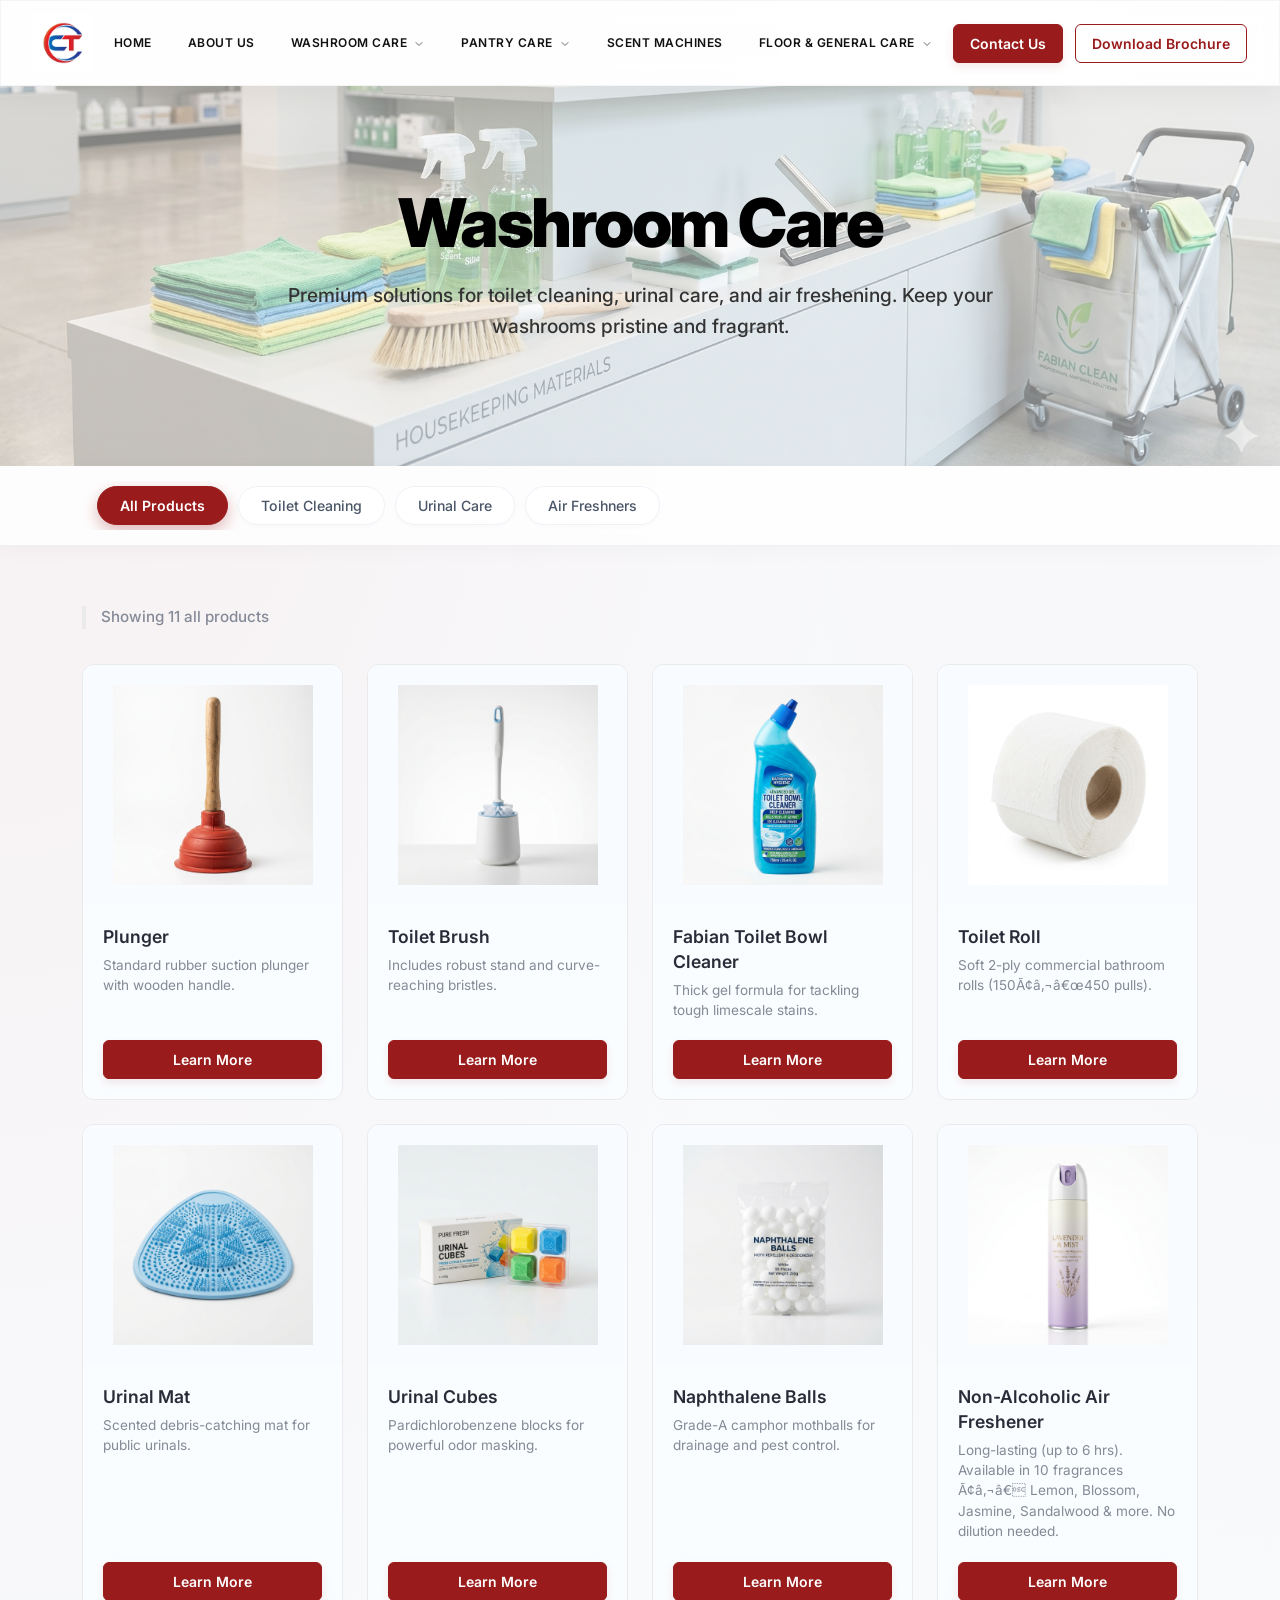
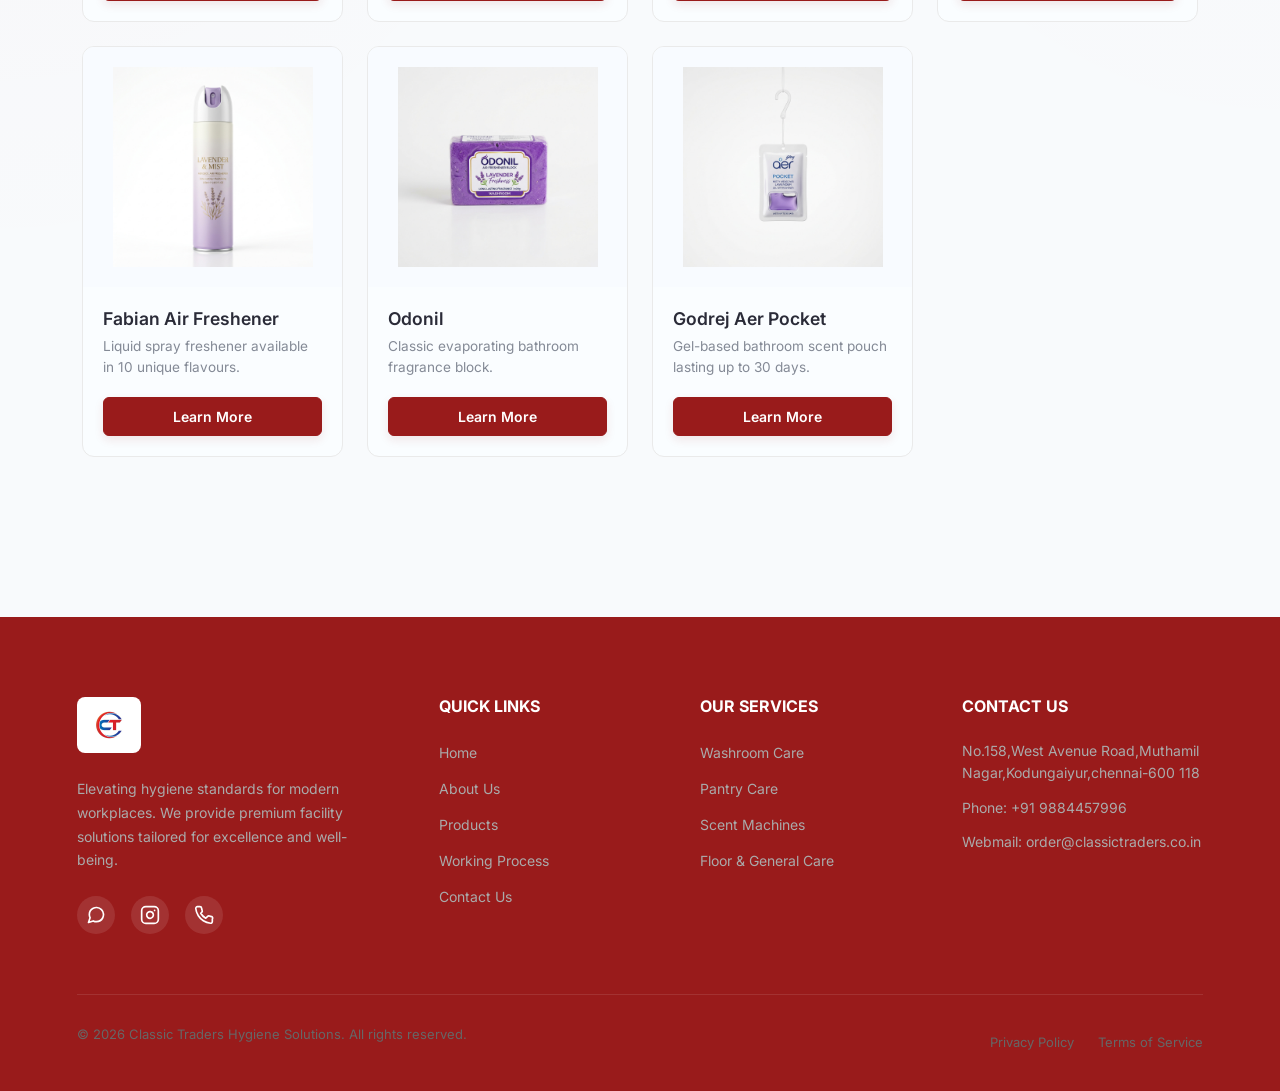
<file: washroom-care.html>
<!DOCTYPE html>
<html lang="en">

<head>
    <meta charset="UTF-8">
    <meta name="viewport" content="width=device-width, initial-scale=1.0">
    <title>Washroom Care - CT Cleaning & Hygiene</title>
    <link href="https://cdn.jsdelivr.net/npm/bootstrap@5.3.0/dist/css/bootstrap.min.css" rel="stylesheet">
    <link rel="stylesheet" href="https://cdnjs.cloudflare.com/ajax/libs/font-awesome/6.4.0/css/all.min.css">
    <link rel="stylesheet" href="assets/css/styles.css">
</head>

<body>
    <div class="top-banner">
        <span class="banner-text">Elevating Hygiene Standards and fresh smell for Every Space.</span>
    </div>

    <!-- Mobile Navigation Overlay -->
    <div class="mobile-nav-overlay" id="mobileNavOverlay"></div>

    <!-- Main Navigation Bar -->
    <header class="navbar">
        <div class="navbar-left">
            <a href="index.html#top" class="logo">
                <img src="assets/images/logo.jpg" alt="Logo" />
            </a>
        </div>

        <nav class="navbar-center" id="navbarCenter">
            <button class="mobile-nav-close" id="mobileNavClose" aria-label="Close Menu">
                <svg width="24" height="24" viewBox="0 0 24 24" fill="none" stroke="currentColor" stroke-width="2"
                    stroke-linecap="round" stroke-linejoin="round">
                    <line x1="18" y1="6" x2="6" y2="18"></line>
                    <line x1="6" y1="6" x2="18" y2="18"></line>
                </svg>
            </button>
            <a href="index.html#top" class="nav-item" style="text-decoration: none;">HOME</a>
            <a href="about.html" class="nav-item" style="text-decoration: none;">ABOUT US</a>
            <div class="nav-item has-dropdown">
                WASHROOM CARE
                <svg class="chevron" width="12" height="12" viewBox="0 0 24 24" fill="none" stroke="currentColor"
                    stroke-width="2" stroke-linecap="round" stroke-linejoin="round">
                    <polyline points="6 9 12 15 18 9"></polyline>
                </svg>
                <div class="dropdown-menu">
                    <a href="washroom-care.html"><i class="fa-solid fa-toilet"></i> Toilet Cleaning</a>
                    <a href="washroom-care.html"><i class="fa-solid fa-soap"></i> Urinal Care</a>
                    <a href="washroom-care.html"><i class="fa-solid fa-spray-can-sparkles"></i> Air Freshners</a>
                </div>
            </div>
            <div class="nav-item has-dropdown">
                PANTRY CARE
                <svg class="chevron" width="12" height="12" viewBox="0 0 24 24" fill="none" stroke="currentColor"
                    stroke-width="2" stroke-linecap="round" stroke-linejoin="round">
                    <polyline points="6 9 12 15 18 9"></polyline>
                </svg>
                <div class="dropdown-menu">
                    <a href="pantry-care.html"><i class="fa-solid fa-utensils"></i> Vessel Cleaners</a>
                    <a href="pantry-care.html"><i class="fa-solid fa-toilet-paper"></i> Tissue Products</a>
                </div>
            </div>
            <a href="scent-machines.html" class="nav-item" style="text-decoration: none;">SCENT MACHINES</a>
            <div class="nav-item has-dropdown">
                FLOOR & GENERAL CARE
                <svg class="chevron" width="12" height="12" viewBox="0 0 24 24" fill="none" stroke="currentColor"
                    stroke-width="2" stroke-linecap="round" stroke-linejoin="round">
                    <polyline points="6 9 12 15 18 9"></polyline>
                </svg>
                <div class="dropdown-menu">
                    <a href="floorgeneral.html"><i class="fa-solid fa-broom"></i> Floor Cleaning</a>
                    <a href="floorgeneral.html"><i class="fa-solid fa-shield-halved"></i> General Care</a>
                    <a href="floorgeneral.html"><i class="fa-solid fa-trash-can"></i> Waste Management</a>
                </div>
            </div>
        </nav>

                <div class="navbar-right">
            <!-- Mobile-only contact block -->
            <a href="tel:+917996077797" class="mobile-contact-pill" aria-label="Call Us">
                <div class="mobile-contact-icon">
                    <svg width="16" height="16" viewBox="0 0 24 24" fill="none" stroke="#991b1b" stroke-width="2.5" stroke-linecap="round" stroke-linejoin="round">
                        <path d="M22 16.92v3a2 2 0 0 1-2.18 2 19.79 19.79 0 0 1-8.63-3.07 19.5 19.5 0 0 1-6-6 19.79 19.79 0 0 1-3.07-8.67A2 2 0 0 1 4.11 2h3a2 2 0 0 1 2 1.72 12.84 12.84 0 0 0 .7 2.81 2 2 0 0 1-.45 2.11L8.09 9.91a16 16 0 0 0 6 6l2.27-2.27a2 2 0 0 1 2.11-.45 12.84 12.84 0 0 0 2.81.7A2 2 0 0 1 22 16.92z"></path>
                    </svg>
                </div>
                <div class="mobile-contact-text">
                    <span class="mobile-contact-label">REACH US</span>
                    <span class="mobile-contact-number">+91 79960 77797</span>
                </div>
            </a>
            <a href="contact.html" class="btn btn-contact-blue btn-magnetic" style="text-decoration: none;">Contact Us</a>
            <a href="assets/Classic Traders Profile.pdf" download="ct_traders_brochure.pdf"
                class="btn btn-outline btn-magnetic" style="text-decoration: none;">Download Brochure</a>
        </div>
    </header>

    <!-- Header & Search -->
    <div class="shop-header fade-in-up">
        <div class="container">
            <h1 class="shop-title">Washroom Care</h1>
            <p class="shop-desc">Premium solutions for toilet cleaning, urinal care, and air freshening. Keep your
                washrooms pristine and fragrant.</p>
        </div>
    </div>


    <!-- Sub-navigation Categorization -->
    <div class="sub-nav fade-in-up">
        <div class="container">
            <div class="sub-nav-pills" id="subCategoryContainer">
                <button class="sub-nav-pill active" data-filter="all">All Products</button>
                <button class="sub-nav-pill" data-filter="toilet">Toilet Cleaning</button>
                <button class="sub-nav-pill" data-filter="urinal">Urinal Care</button>
                <button class="sub-nav-pill" data-filter="airfreshener">Air Freshners</button>
            </div>
        </div>
    </div>
    <!-- =========================================================
         PRODUCTS GRID
         ========================================================= -->
    <div class="products-wrapper">
        <div class="container">
            <div class="products-layout">
                <!-- Sidebar Removed: Categories now handled by horizontal sub-nav -->


                <!-- Main Content -->
                <main class="products-main">
                    <div class="results-count" id="resultsCount">Showing all washroom products</div>
                    <div class="row g-4" id="productsGrid">



                        <div class="col-12 col-sm-6 col-md-4 col-lg-3 product-item fade-in-up" data-subcategory="toilet"
                            data-name="plunger">
                            <div class="product-card">
                                <div class="product-img-wrapper">
                                    <img src="assets/images/plunger.png" alt="Plunger">
                                </div>
                                <div class="product-info">
                                    <h3 class="product-title">Plunger</h3>
                                    <p class="product-desc">Standard rubber suction plunger with wooden handle.</p>
                                    <button class="btn btn-quote">Learn More</button>
                                </div>
                            </div>
                        </div>

                        <div class="col-12 col-sm-6 col-md-4 col-lg-3 product-item fade-in-up delay-100"
                            data-subcategory="toilet" data-name="toilet brush">
                            <div class="product-card">
                                <div class="product-img-wrapper">
                                    <img src="assets/images/toilet_brush.png" alt="Toilet Brush">
                                </div>
                                <div class="product-info">
                                    <h3 class="product-title">Toilet Brush</h3>
                                    <p class="product-desc">Includes robust stand and curve-reaching bristles.</p>
                                    <button class="btn btn-quote">Learn More</button>
                                </div>
                            </div>
                        </div>

                        <div class="col-12 col-sm-6 col-md-4 col-lg-3 product-item fade-in-up delay-200"
                            data-subcategory="toilet" data-name="fabian toilet bowl cleaner">
                            <div class="product-card">
                                <div class="product-img-wrapper">
                                    <img src="assets/images/toilet_bowl_cleaner.png" alt="Fabian Toilet Bowl Cleaner">
                                </div>
                                <div class="product-info">
                                    <h3 class="product-title">Fabian Toilet Bowl Cleaner</h3>
                                    <p class="product-desc">Thick gel formula for tackling tough limescale stains.</p>
                                    <button class="btn btn-quote">Learn More</button>
                                </div>
                            </div>
                        </div>

                        <div class="col-12 col-sm-6 col-md-4 col-lg-3 product-item fade-in-up delay-300"
                            data-subcategory="toilet" data-name="toilet roll">
                            <div class="product-card">
                                <div class="product-img-wrapper">
                                    <img src="assets/images/toilet_roll.png" alt="Toilet Roll">
                                </div>
                                <div class="product-info">
                                    <h3 class="product-title">Toilet Roll</h3>
                                    <p class="product-desc">Soft 2-ply commercial bathroom rolls (150Ã¢â‚¬â€œ450 pulls).</p>
                                    <button class="btn btn-quote">Learn More</button>
                                </div>
                            </div>
                        </div>



                        <div class="col-12 col-sm-6 col-md-4 col-lg-3 product-item fade-in-up" data-subcategory="urinal"
                            data-name="urinal mat">
                            <div class="product-card">
                                <div class="product-img-wrapper">
                                    <img src="assets/images/urinal_mat.png" alt="Urinal Mat">
                                </div>
                                <div class="product-info">
                                    <h3 class="product-title">Urinal Mat</h3>
                                    <p class="product-desc">Scented debris-catching mat for public urinals.</p>
                                    <button class="btn btn-quote">Learn More</button>
                                </div>
                            </div>
                        </div>

                        <div class="col-12 col-sm-6 col-md-4 col-lg-3 product-item fade-in-up delay-100"
                            data-subcategory="urinal" data-name="urinal cubes">
                            <div class="product-card">
                                <div class="product-img-wrapper">
                                    <img src="assets/images/urinal_cubes.png" alt="Urinal Cubes">
                                </div>
                                <div class="product-info">
                                    <h3 class="product-title">Urinal Cubes</h3>
                                    <p class="product-desc">Pardichlorobenzene blocks for powerful odor masking.</p>
                                    <button class="btn btn-quote">Learn More</button>
                                </div>
                            </div>
                        </div>

                        <div class="col-12 col-sm-6 col-md-4 col-lg-3 product-item fade-in-up delay-200"
                            data-subcategory="urinal" data-name="naphthalene balls">
                            <div class="product-card">
                                <div class="product-img-wrapper">
                                    <img src="assets/images/naphthalene_balls.png" alt="Naphthalene Balls">
                                </div>
                                <div class="product-info">
                                    <h3 class="product-title">Naphthalene Balls</h3>
                                    <p class="product-desc">Grade-A camphor mothballs for drainage and pest control.</p>
                                    <button class="btn btn-quote">Learn More</button>
                                </div>
                            </div>
                        </div>



                        <div class="col-12 col-sm-6 col-md-4 col-lg-3 product-item fade-in-up"
                            data-subcategory="airfreshener" data-name="non alcoholic air freshener fabian lime">
                            <div class="product-card">
                                <div class="product-img-wrapper">
                                    <img src="assets/images/air_freshener.png" alt="Non-Alcoholic Air Freshener">
                                </div>
                                <div class="product-info">
                                    <h3 class="product-title">Non-Alcoholic Air Freshener</h3>
                                    <p class="product-desc">Long-lasting (up to 6 hrs). Available in 10 fragrances Ã¢â‚¬â€
                                        Lemon, Blossom, Jasmine, Sandalwood & more. No dilution needed.</p>
                                    <button class="btn btn-quote">Learn More</button>
                                </div>
                            </div>
                        </div>

                        <div class="col-12 col-sm-6 col-md-4 col-lg-3 product-item fade-in-up delay-100"
                            data-subcategory="air-freshening" data-name="fabian air freshener">
                            <div class="product-card">
                                <div class="product-img-wrapper">
                                    <img src="assets/images/air_freshener.png" alt="Fabian Air Freshener">
                                </div>
                                <div class="product-info">
                                    <h3 class="product-title">Fabian Air Freshener</h3>
                                    <p class="product-desc">Liquid spray freshener available in 10 unique flavours.</p>
                                    <button class="btn btn-quote">Learn More</button>
                                </div>
                            </div>
                        </div>

                        <div class="col-12 col-sm-6 col-md-4 col-lg-3 product-item fade-in-up delay-200"
                            data-subcategory="airfreshener" data-name="odonil">
                            <div class="product-card">
                                <div class="product-img-wrapper">
                                    <img src="assets/images/odonil.png" alt="Odonil">
                                </div>
                                <div class="product-info">
                                    <h3 class="product-title">Odonil</h3>
                                    <p class="product-desc">Classic evaporating bathroom fragrance block.</p>
                                    <button class="btn btn-quote">Learn More</button>
                                </div>
                            </div>
                        </div>

                        <div class="col-12 col-sm-6 col-md-4 col-lg-3 product-item fade-in-up delay-300"
                            data-subcategory="airfreshener" data-name="godrej aer pocket">
                            <div class="product-card">
                                <div class="product-img-wrapper">
                                    <img src="assets/images/aer_pocket.png" alt="Godrej Aer Pocket">
                                </div>
                                <div class="product-info">
                                    <h3 class="product-title">Godrej Aer Pocket</h3>
                                    <p class="product-desc">Gel-based bathroom scent pouch lasting up to 30 days.</p>
                                    <button class="btn btn-quote">Learn More</button>
                                </div>
                            </div>
                        </div>

                    </div>
                </main>
            </div>
        </div>
    </div>

    <!-- Footer Section -->
    <footer class="main-footer">
        <div class="footer-container">
            <div class="footer-col brand-col">
                <a href="index.html" class="footer-logo">
                    <img src="assets/images/logo.jpg" alt="CT Traders Logo">
                </a>
                <p class="footer-desc">Elevating hygiene standards for modern workplaces. We provide premium facility
                    solutions tailored for excellence and well-being.</p>
                <div class="social-links">
                    <a href="https://wa.me/919884457996" aria-label="WhatsApp" target="_blank"><svg width="20"
                            height="20" viewBox="0 0 24 24" fill="none" stroke="currentColor" stroke-width="2"
                            stroke-linecap="round" stroke-linejoin="round">
                            <path
                                d="M21 11.5a8.38 8.38 0 0 1-.9 3.8 8.5 8.5 0 0 1-7.6 4.7 8.38 8.38 0 0 1-3.8-.9L3 21l1.9-5.7a8.38 8.38 0 0 1-.9-3.8 8.5 8.5 0 0 1 4.7-7.6 8.38 8.38 0 0 1 3.8-.9h.5a8.48 8.48 0 0 1 8 8v.5z">
                            </path>
                        </svg></a>
                    <a href="#" aria-label="Instagram"><svg width="20" height="20" viewBox="0 0 24 24" fill="none"
                            stroke="currentColor" stroke-width="2" stroke-linecap="round" stroke-linejoin="round">
                            <rect x="2" y="2" width="20" height="20" rx="5" ry="5"></rect>
                            <path d="M16 11.37A4 4 0 1 1 12.63 8 4 4 0 0 1 16 11.37z"></path>
                            <line x1="17.5" y1="6.5" x2="17.51" y2="6.5"></line>
                        </svg></a>
                    <a href="tel:+919884457996" aria-label="Call Us"><svg width="20" height="20" viewBox="0 0 24 24"
                            fill="none" stroke="currentColor" stroke-width="2" stroke-linecap="round"
                            stroke-linejoin="round">
                            <path
                                d="M22 16.92v3a2 2 0 0 1-2.18 2 19.79 19.79 0 0 1-8.63-3.07 19.5 19.5 0 0 1-6-6 19.79 19.79 0 0 1-3.07-8.67A2 2 0 0 1 4.11 2h3a2 2 0 0 1 2 1.72 12.84 12.84 0 0 0 .7 2.81 2 2 0 0 1-.45 2.11L8.09 9.91a16 16 0 0 0 6 6l2.27-2.27a2 2 0 0 1 2.11-.45 12.84 12.84 0 0 0 2.81.7A2 2 0 0 1 22 16.92z">
                            </path>
                        </svg></a>
                </div>
            </div>
            <div class="footer-col">
                <h3>Quick Links</h3>
                <ul class="footer-links">
                    <li><a href="index.html">Home</a></li>
                    <li><a href="about.html">About Us</a></li>
                    <li><a href="allproducts.html">Products</a></li>
                    <li><a href="index.html#working-process">Working Process</a></li>
                    <li><a href="contact.html">Contact Us</a></li>
                </ul>
            </div>
            <div class="footer-col">
                <h3>Our Services</h3>
                <ul class="footer-links">
                    <li><a href="washroom-care.html">Washroom Care</a></li>
                    <li><a href="pantry-care.html">Pantry Care</a></li>
                    <li><a href="scent-machines.html">Scent Machines</a></li>
                    <li><a href="floorgeneral.html">Floor & General Care</a></li>
                </ul>
            </div>
            <div class="footer-col">
                <h3>Contact Us</h3>
                <div class="footer-contact">
                    <p>No.158,West Avenue Road,Muthamil Nagar,Kodungaiyur,chennai-600 118</p>
                    <p>Phone: +91 9884457996</p>
                    <p>Webmail: order@classictraders.co.in</p>
                </div>
            </div>
        </div>
        <div class="footer-bottom">
            <div class="footer-bottom-content">
                <p>&copy; 2026 Classic Traders Hygiene Solutions. All rights reserved.</p>
                <div class="footer-legal">
                    <a href="privacy.html">Privacy Policy</a>
                    <a href="terms.html">Terms of Service</a>
                </div>
            </div>
        </div>
    </footer>

    <script src="https://cdn.jsdelivr.net/npm/bootstrap@5.3.0/dist/js/bootstrap.bundle.min.js"></script>
    <script src="script.js"></script>
                
    
    <!-- Mobile Bottom Navigation Bar -->
    <nav class="mobile-bottom-nav" id="mobileBottomNav">
        <a href="index.html" class="bottom-nav-item" id="navHome">
            <i class="fa-solid fa-house"></i>
            <span>Home</span>
        </a>
        <button class="bottom-nav-item" id="bottomNavCategory">
            <i class="fa-solid fa-table-cells-large"></i>
            <span>Category</span>
        </button>

        <a href="https://wa.me/919884457996" class="bottom-nav-item" id="navWhatsApp" target="_blank">
            <i class="fa-brands fa-whatsapp"></i>
            <span>WhatsApp</span>
        </a>
        <button class="bottom-nav-item" id="bottomNavMore">
            <i class="fa-solid fa-bars"></i>
            <span>More</span>
        </button>
    </nav>

    <!-- Categories Drawer -->
    <div class="bottom-more-overlay" id="categoryOverlay"></div>
    <div class="bottom-more-drawer" id="categoryDrawer">
        <div class="bottom-more-header">
            <span>Explore Categories</span>
            <button class="bottom-more-close" id="categoryClose">&times;</button>
        </div>
        <nav class="bottom-more-content category-accordion">
            
            <div class="category-item">
                <div class="category-header">
                    <div class="category-icon-badge bg-washroom"><i class="fa-solid fa-pump-soap" style="color: #0284c7;"></i></div>
                    <span class="category-name">Washroom Care</span>
                    <i class="fa-solid fa-chevron-down category-chevron"></i>
                </div>
                <div class="category-body">
                    <div class="category-divider"></div>
                    <div class="subcategory-list">
                        <a href="washroom-care.html" class="subcategory-item"><i class="fa-solid fa-toilet"></i> Toilet Cleaning</a>
                        <a href="washroom-care.html" class="subcategory-item"><i class="fa-solid fa-soap"></i> Urinal Care</a>
                        <a href="washroom-care.html" class="subcategory-item"><i class="fa-solid fa-spray-can-sparkles"></i> Air Freshners</a>
                    </div>
                </div>
            </div>

            <div class="category-item">
                <div class="category-header">
                    <div class="category-icon-badge bg-pantry"><i class="fa-solid fa-basket-shopping" style="color: #16a34a;"></i></div>
                    <span class="category-name">Pantry Care</span>
                    <i class="fa-solid fa-chevron-down category-chevron"></i>
                </div>
                <div class="category-body">
                    <div class="category-divider"></div>
                    <div class="subcategory-list">
                        <a href="pantry-care.html" class="subcategory-item"><i class="fa-solid fa-utensils"></i> Vessel Cleaners</a>
                        <a href="pantry-care.html" class="subcategory-item"><i class="fa-solid fa-toilet-paper"></i> Tissue Products</a>
                    </div>
                </div>
            </div>

            <div class="category-item">
                <div class="category-header">
                    <div class="category-icon-badge bg-floor"><i class="fa-solid fa-broom" style="color: #ca8a04;"></i></div>
                    <span class="category-name">Floor & General Care</span>
                    <i class="fa-solid fa-chevron-down category-chevron"></i>
                </div>
                <div class="category-body">
                    <div class="category-divider"></div>
                    <div class="subcategory-list">
                        <a href="floorgeneral.html" class="subcategory-item"><i class="fa-solid fa-broom"></i> Floor Cleaning</a>
                        <a href="floorgeneral.html" class="subcategory-item"><i class="fa-solid fa-shield-halved"></i> General Care</a>
                        <a href="floorgeneral.html" class="subcategory-item"><i class="fa-solid fa-trash-can"></i> Waste Management</a>
                    </div>
                </div>
            </div>

            <div class="category-item">
                <div class="category-header">
                    <div class="category-icon-badge bg-scent"><i class="fa-solid fa-wind" style="color: #9333ea;"></i></div>
                    <span class="category-name">Scent Machines</span>
                    <i class="fa-solid fa-chevron-down category-chevron"></i>
                </div>
                <div class="category-body">
                    <div class="category-divider"></div>
                    <div class="subcategory-list">
                        <a href="scent-machines.html" class="subcategory-item"><i class="fa-solid fa-tv"></i> Wall Mounted</a>
                        <a href="scent-machines.html" class="subcategory-item"><i class="fa-solid fa-fan"></i> Floor Standing</a>
                    </div>
                </div>
            </div>

        </nav>
    </div>
    <!-- More Options Drawer -->
    <div class="bottom-more-overlay" id="moreOverlay"></div>
    <div class="bottom-more-drawer" id="moreDrawer">
        <div class="bottom-more-header">
            <span>Menu Options</span>
            <button class="bottom-more-close" id="moreClose">&times;</button>
        </div>
        <nav class="bottom-more-content">
            <div class="drawer-section">
                <h4>Company & Links</h4>
                <div class="drawer-grid">
                    <a href="allproducts.html" class="drawer-link">View All Products</a>
                    <a href="assets/downloads/brochure.pdf" class="drawer-link" download>Download Brochure</a>
                    <a href="about.html" class="drawer-link">About Us</a>
                    <a href="contact.html" class="drawer-link">Contact Us</a>
                </div>
            </div>
        </nav>
    </div>
</body>
</file>
<file: assets/css/home.css>
html {
    scroll-behavior: smooth;
}

* {
    box-sizing: border-box;
    margin: 0;
    padding: 0;
}

body {
    font-family: 'Inter', -apple-system, BlinkMacSystemFont, "Segoe UI", Roboto, sans-serif;
    background-color: #ffffff;
    color: #111111;
    -webkit-font-smoothing: antialiased;
}



/* Mobile Navigation Overlay */
.mobile-nav-overlay {
    position: fixed;
    top: 0;
    left: 0;
    width: 100%;
    height: 100vh;
    background-color: rgba(0, 0, 0, 0.3);
    backdrop-filter: blur(4px);
    -webkit-backdrop-filter: blur(4px);
    z-index: 2500;
    opacity: 0;
    visibility: hidden;
    transition: all 0.4s ease;
}

.mobile-nav-overlay.active {
    opacity: 1;
    visibility: visible;
}

/* Notification Banner */
.top-banner {
    background-color: #e6f0fc;
    /* Subtle blue */
    padding: 12px 20px;
    display: none;
    /* Hidden by default, shown via JS for first-time visitors */
    justify-content: center;
    align-items: center;
    font-size: 14px;
    color: #111111;
}

.top-banner .banner-text {
    font-weight: 400;
}



.top-banner .banner-link {
    color: #111111;
    text-decoration: none;
    font-weight: 600;
    display: flex;

    align-items: center;
    gap: 4px;
}

.top-banner .banner-link:hover {
    text-decoration: underline;
}

/* Main Navigation Bar */
.navbar {
    display: flex;

    justify-content: space-between;
    align-items: center;
    padding: 12px 32px;
    /* Increased height for a more prominent look */
    background-color: rgba(255, 255, 255, 0.9);
    backdrop-filter: blur(12px);
    -webkit-backdrop-filter: blur(12px);
    border: 1px solid rgba(0, 0, 0, 0.04);
    border-radius: 0;
    /* Removing radius for a flush fit when gaps are gone */
    margin: 0;
    /* Completely removed all gaps */
    box-shadow: 0 10px 30px rgba(0, 102, 204, 0.12);
    /* Branded blue depth */
    position: sticky;
    top: 0;
    z-index: 2000;
    transition: all 0.3s ease;
}

.navbar:hover {
    box-shadow: 0 20px 50px rgba(0, 102, 204, 0.25);
    /* Much more visible branded glow */
    background-color: rgba(255, 255, 255, 0.98);
    transform: translateY(-2px);
    /* Slight lift to emphasize the shadow */
}

/* Logo */
.navbar-left {
    display: flex;

    align-items: center;
    flex-shrink: 0;
}

.logo {
    display: flex;

    align-items: center;
    gap: 12px;
    text-decoration: none;
    color: #111111;
    flex-shrink: 0;
}

.logo svg,
.logo img {
    flex-shrink: 0;
    width: 60px;
    height: 60px;
    object-fit: contain;
}

.logo-text {
    font-size: 22px;
    font-weight: 700;
    letter-spacing: -0.5px;
}

/* Center Navigation Links */
.navbar-center {
    display: flex;

    align-items: center;
    gap: 8px;
    /* space between nav items */
}

.nav-item {
    font-size: 12px;
    font-weight: 600;
    letter-spacing: 0.5px;
    color: #111111;
    padding: 8px 14px;
    border-radius: 4px;
    cursor: pointer;
    display: flex;

    align-items: center;
    gap: 6px;
    transition: background-color 0.2s;
    position: relative;
    /* Essential for dropdown positioning */
}

.nav-item .chevron {
    color: #666666;
    margin-top: 1px;
    transition: transform 0.2s ease;
}

.nav-item:hover .chevron {
    transform: rotate(180deg);
    /* Flip chevron on hover */
}

.nav-item:hover {
    background-color: #f9f9f9;
}

.nav-item.active {
    background-color: #f6f5ec;
    /* Warm beige background for active state */
}

/* Dropdown Menu Styles */
.dropdown-menu {
    position: absolute;
    top: 100%;
    left: 0;
    background-color: #ffffff;
    min-width: 200px;
    box-shadow: 0 8px 24px rgba(0, 0, 0, 0.12);
    border: 1px solid #eaeaea;
    border-radius: 6px;
    display: flex;

    flex-direction: column;
    padding: 12px 0;
    z-index: 100;
    opacity: 0;
    visibility: hidden;
    transform: translateY(10px);
    transition: all 0.2s cubic-bezier(0.16, 1, 0.3, 1);
}

.nav-item:hover .dropdown-menu {
    opacity: 1;
    visibility: visible;
    transform: translateY(4px);
}

.dropdown-menu a i {
    display: none !important;
}

.dropdown-menu a {
    position: relative;
    text-decoration: none;
    color: #333333;
    padding: 12px 20px 12px 20px;
    font-size: 13px;
    font-weight: 500;
    letter-spacing: 0;
    /* Override uppercase feeling */
    transition: all 0.3s cubic-bezier(0.16, 1, 0.3, 1);
    text-transform: none;
    display: flex;

    align-items: center;
}

.dropdown-menu a::before {
    content: '→';
    /* Small arrow indicator */
    position: absolute;
    left: 6px;
    /* Initially hidden position */
    opacity: 0;
    color: #991b1b;
    transition: all 0.3s cubic-bezier(0.16, 1, 0.3, 1);
    font-size: 14px;
}

.dropdown-menu a:hover {
    background-color: #fef2f2;
    /* Soft Red hover */
    color: #991b1b;
    /* Soft red hover text */
    padding-left: 28px;
    /* Slide text to the right to make room for arrow */
}

.dropdown-menu a:hover::before {
    opacity: 1;
    left: 12px;
    /* Slide arrow into place */
}

/* Right Side Buttons */
.navbar-right {
    display: flex;

    align-items: center;
    gap: 12px;
}

.btn {
    font-family: inherit;
    font-size: 14px;
    font-weight: 600;
    padding: 8px 16px;
    border-radius: 6px;
    cursor: pointer;
    text-decoration: none;
    transition: all 0.2s ease;
    display: inline-block;
}

.btn-outline {
    background-color: transparent;
    color: #991b1b;
    border: 1px solid #991b1b;
}

.btn-outline:hover {
    border-color: #7f1d1d;
    background-color: rgba(153, 27, 27, 0.05);
    color: #7f1d1d;
}

.btn-solid {
    background-color: #991b1b;
    color: #ffffff;
    border: 1px solid #991b1b;
}

.btn-solid:hover {
    background-color: #7f1d1d;
    border-color: #7f1d1d;
}

.btn-with-icon {
    display: inline-flex;
    align-items: center;
    justify-content: center;
    gap: 12px;
    line-height: 1;
    /* Ensures text doesn't shift the flex container baseline */
}

.btn-arrow {
    display: block;
    flex-shrink: 0;
    transition: transform 0.3s cubic-bezier(0.175, 0.885, 0.32, 1.275);
}

.btn-with-icon:hover .btn-arrow {
    transform: translateX(8px);
}

/* Mobile Toggle Buttons (Hidden on Desktop) */
.mobile-nav-toggle,
.mobile-nav-close {
    display: none;
    background: transparent;
    border: none;
    color: #111111;
    cursor: pointer;
    padding: 8px;
    align-items: center;
    justify-content: center;
    transition: all 0.2s ease;
}

/* Mobile-only Contact Pill (Hidden on Desktop) */
.mobile-contact-pill {
    display: none;
    align-items: center;
    gap: 8px;
    text-decoration: none;
    background: rgba(153, 27, 27, 0.06);
    border: 1px solid rgba(153, 27, 27, 0.15);
    border-radius: 50px;
    padding: 6px 14px 6px 10px;
    transition: all 0.2s ease;
}

.mobile-contact-pill:hover {
    background: rgba(153, 27, 27, 0.12);
}

.mobile-contact-icon {
    width: 30px;
    height: 30px;
    border-radius: 50%;
    background-color: #991b1b;
    display: flex;

    align-items: center;
    justify-content: center;
    flex-shrink: 0;
}

.mobile-contact-icon svg {
    stroke: #ffffff;
}

.mobile-contact-text {
    display: flex;

    flex-direction: column;
    white-space: nowrap;
}

.mobile-contact-label {
    font-size: 9px;
    font-weight: 800;
    color: #991b1b;
    letter-spacing: 1px;
    text-transform: uppercase;
    line-height: 1;
    margin-bottom: 2px;
}

.mobile-contact-number {
    font-size: 13px;
    font-weight: 700;
    color: #111111;
    line-height: 1.1;
}

.mobile-nav-toggle:hover,
.mobile-nav-close:hover {
    color: #0066CC;
}

/* Hero Split-Screen Styles */
.hero-split {
    display: flex;

    height: 540px;
    /* Slightly increased height */
    background-color: #f8fbff;
    /* Very soft blue/grey */
}

.hero-content {
    flex: 1;
    display: flex;

    flex-direction: column;
    justify-content: center;
    align-items: center;
    /* Centers block elements like buttons */
    text-align: center;
    /* Centers the typography */
    padding: 0 6%;
    /* Balanced padding for a perfectly centered display */
    position: relative;
    /* Critical positioning anchor for vertical dots */
}

.hero-content h1 {
    font-size: 56px;
    font-weight: 800;
    color: #111111;
    line-height: 1.1;
    margin-bottom: 24px;
    letter-spacing: -1px;
}

.hero-content p {
    font-size: 18px;
    color: #555555;
    line-height: 1.6;
    margin-bottom: 0px;
    /* Removes false bottom gap disrupting vertical centering */
    max-width: 500px;
}

.hero-buttons {
    display: flex;

    gap: 16px;
    margin-top: 32px;
}

.btn-large {
    padding: 14px 28px;
    font-size: 16px;
}

/* 3D Fluid Gradient Background */
.fluid-bg {
    position: absolute;
    top: 0;
    left: 0;
    width: 100%;
    height: 100%;
    pointer-events: none;
    z-index: 0;
    overflow: hidden;
}

.color-blob {
    position: absolute;
    border-radius: 50%;
    filter: blur(80px);
    opacity: 0.7;
    animation: rotate-blob 20s infinite linear;
}

.blob-1 {
    width: 500px;
    height: 500px;
    background: radial-gradient(circle, rgba(153, 27, 27, 0.05) 0%, rgba(255, 255, 255, 0) 70%);
    top: -100px;
    left: -100px;
    animation-duration: 25s;
    animation-direction: alternate;
}

.blob-2 {
    width: 600px;
    height: 600px;
    background: radial-gradient(circle, rgba(153, 27, 27, 0.03) 0%, rgba(255, 255, 255, 0) 70%);
    bottom: -150px;
    right: -100px;
    animation-duration: 30s;
    animation-delay: -5s;
}

.blob-3 {
    width: 400px;
    height: 400px;
    background: radial-gradient(circle, rgba(153, 27, 27, 0.02) 0%, rgba(255, 255, 255, 0) 70%);
    top: 30%;
    left: 40%;
    animation-duration: 20s;
    animation-direction: reverse;
}

@keyframes rotate-blob {
    0% {
        transform: rotate(0deg) scale(1) translate(0, 0);
    }

    33% {
        transform: rotate(120deg) scale(1.1) translate(30px, -50px);
    }

    66% {
        transform: rotate(240deg) scale(0.9) translate(-40px, 40px);
    }

    100% {
        transform: rotate(360deg) scale(1) translate(0, 0);
    }
}

.content-slider {
    position: relative;
    width: 100%;
    min-height: 320px;
    /* Accounts for paragraph plus newly relocated buttons */
    margin-bottom: 0px;
    /* Gap logic relocated */
    z-index: 10;
}

.content-slide {
    opacity: 0;
    position: absolute;
    top: 0;
    left: 0;
    width: 100%;
    height: 100%;
    display: flex;

    flex-direction: column;
    justify-content: center;
    /* Vertically centers the text in the slider constraint */
    align-items: center;
    /* CRITICAL FIX: Horizontally centers the constrained paragraph block */
    transition: opacity 0.6s ease-in-out, transform 0.6s ease-in-out;
    transform: translateX(10px);
    pointer-events: none;
}

.content-slide.active {
    opacity: 1;
    transform: translateX(0);
    position: relative;
    pointer-events: auto;
}

.content-dots {
    position: absolute;
    left: 40px;
    /* Pins the vertical dots to the left parallel edge */
    top: 50%;
    transform: translateY(-50%);
    display: flex;

    flex-direction: column;
    /* Stacks the dots vertically */
    gap: 16px;
    margin-top: 0;
    z-index: 10;
}

.content-dots .dot {
    width: 10px;
    height: 10px;
    background-color: #d1d5db;
    border-radius: 50%;
    cursor: pointer;
    transition: all 0.3s ease;
}

.content-dots .dot.active {
    background-color: #991b1b;
    transform: scale(1.3);
}

.slider-control {
    width: 24px;
    height: 24px;
    background: transparent;
    border: none;
    cursor: pointer;
    color: #888888;
    display: flex;

    align-items: center;
    justify-content: center;
    border-radius: 50%;
    transition: all 0.2s ease;
    padding: 0;
    margin-left: -7px;
    /* Align specifically with dots constraint center */
}

.slider-control:hover {
    color: #111111;
    background: #f2f2f2;
}

.hero-image {
    flex: 1;
    background-image: url('../images/slide3.png');
    background-size: cover;
    background-position: center;
    background-attachment: fixed;
    /* Parallax effect */
    border-top-left-radius: 40px;
    border-bottom-left-radius: 40px;
    margin: 20px 20px 20px 0;
    box-shadow: -10px 10px 40px rgba(0, 0, 0, 0.1);
    position: relative;
    overflow: hidden;
    display: flex;

    align-items: flex-end;
    /* Align the dock to the bottom */
    justify-content: center;
    /* Center the dock horizontally */
    padding-bottom: 24px;
}

/* Option 2: MacOS Styled Dock */
.product-dock {
    display: flex;

    gap: 12px;
    padding: 10px 16px;
    background: rgba(255, 255, 255, 0.4);
    backdrop-filter: blur(20px);
    -webkit-backdrop-filter: blur(20px);
    border: 1px solid rgba(255, 255, 255, 0.6);
    border-radius: 24px;
    box-shadow: 0 10px 30px rgba(0, 0, 0, 0.15);
    z-index: 10;
}

.dock-item {
    position: relative;
    display: flex;

    align-items: center;
    justify-content: center;
    cursor: pointer;
}

.dock-icon {
    width: 48px;
    height: 48px;
    background: #ffffff;
    border-radius: 14px;
    display: flex;

    align-items: center;
    justify-content: center;
    font-size: 24px;
    box-shadow: 0 4px 12px rgba(0, 0, 0, 0.1);
    transition: all 0.3s cubic-bezier(0.175, 0.885, 0.32, 1.275);
    transform-origin: bottom;
}

.dock-item:hover .dock-icon {
    transform: scale(1.4) translateY(-4px);
    border-radius: 12px;
    box-shadow: 0 10px 20px rgba(0, 0, 0, 0.15);
    z-index: 11;
}

.dock-tooltip {
    position: absolute;
    bottom: 80px;
    background: rgba(17, 17, 17, 0.9);
    backdrop-filter: blur(8px);
    color: #ffffff;
    padding: 12px 16px;
    border-radius: 12px;
    width: max-content;
    max-width: 200px;
    text-align: center;
    box-shadow: 0 8px 24px rgba(0, 0, 0, 0.2);
    /* Tooltip initial hidden state */
    opacity: 0;
    visibility: hidden;
    transform: translateY(10px);
    transition: all 0.3s cubic-bezier(0.16, 1, 0.3, 1);
    pointer-events: none;
    z-index: 12;
}

/* Tooltip Down Triangle Pointer */
.dock-tooltip::after {
    content: '';
    position: absolute;
    bottom: -6px;
    left: 50%;
    transform: translateX(-50%);
    border-width: 6px 6px 0;
    border-style: solid;
    border-color: rgba(17, 17, 17, 0.9) transparent transparent transparent;
    display: block;
    width: 0;
}

.dock-item:hover .dock-tooltip {
    opacity: 1;
    visibility: visible;
    transform: translateY(0);
}

.dock-tooltip h4 {
    font-size: 13px;
    font-weight: 600;
    margin-bottom: 4px;
    color: #ffffff;
}

.dock-tooltip p {
    font-size: 11px;
    color: #cccccc;
    margin: 0;
    line-height: 1.3;
}

.featured-products-section {
    padding: 60px 6% 40px;
    background-color: #ffffff;
}

.section-header {
    text-align: center;
    margin-bottom: 60px;
}

.section-header .eyebrow {
    font-size: 12px;
    font-weight: 700;
    color: #0066CC;
    letter-spacing: 2px;
    text-transform: uppercase;
    display: block;
    margin-bottom: 12px;
}

.section-header h2 {
    font-size: 40px;
    font-weight: 800;
    color: #111111;
    margin-bottom: 16px;
    letter-spacing: -0.5px;
}

.section-header p {
    font-size: 16px;
    color: #666666;
    max-width: 600px;
    margin: 0 auto;
    line-height: 1.6;
}



.product-grid {
    display: grid;
    grid-template-columns: repeat(4, 1fr);
    /* 4 columns tailored for 8 products */
    gap: 32px;
    /* Increased gap geometry */
    max-width: 1400px;
    /* Expanded grid boundary to allow wider containers */
    margin: 0 auto;
}

.product-card-small {
    background: #ffffff;
    border: 1px solid #f2f2f2;
    /* Even lighter default border */
    border-radius: 16px;
    overflow: hidden;
    transition: all 0.4s cubic-bezier(0.165, 0.84, 0.44, 1);
    cursor: pointer;
    box-shadow: 0 4px 12px rgba(0, 0, 0, 0.03);
    /* Subtle permanent shadow */
    display: flex;

    flex-direction: column;
    height: 100%;
}

.product-card-small:hover {
    transform: translateY(-4px);
    box-shadow: 0 20px 40px rgba(0, 0, 0, 0.08);
    /* More pronounced shadow on hover */
    border-color: #f87171;
    /* Thinner-looking red (lighter shade) */
}

.card-image {
    height: 260px;
    /* Massively expanded image height block */
    background: #f8f8f8;
    /* Changed from f8fbff blue to neutral gray */
    display: flex;

    align-items: center;
    justify-content: center;
    border-bottom: 1px solid #f2f2f2;
    overflow: hidden;
}

.card-image .mockup {
    font-size: 70px;
    /* Larger scaled icons */
    transition: transform 0.4s ease;
}

.product-card-small:hover .mockup {
    transform: scale(1.15);
}

.card-info {
    padding: 24px 20px 24px 20px;
    /* Precise padding from screenshot */
    text-align: left;
    /* Switched to left align as per screenshot */
    display: flex;

    flex-direction: column;
    flex-grow: 1;
    gap: 12px;
    /* Minimum gap between items */
}

.card-info h4 {
    font-size: 17px;
    /* Tighter, more compact title font */
    font-weight: 700;
    color: #1a202c;
    /* Deep slate gray */
    margin-bottom: 8px;
}

.card-info p {
    font-size: 13px;
    /* Slightly smaller description font */
    font-weight: 400;
    color: #718096;
    /* Muted gray for description */
    margin: 0;
    line-height: 1.5;
}

.btn-learn-more,
.category-link {
    position: relative;
    overflow: hidden;
    width: fit-content;
    margin: auto auto 0;
    /* Keeps alignment at bottom */
    margin-top: 20px;
    /* Ensures a minimum gap of 20px from description */
    padding: 10px 24px;
    background-color: #ffffff;
    color: #991b1b;
    border: 1px solid #fee2e2;
    border-bottom: 3px solid #991b1b;
    border-radius: 8px;
    font-size: 13px;
    font-weight: 600;
    text-transform: uppercase;
    letter-spacing: 1px;
    cursor: pointer;
    transition: all 0.4s cubic-bezier(0.19, 1, 0.22, 1);
    z-index: 1;
    display: flex;

    align-items: center;
    justify-content: center;
    text-decoration: none;
    gap: 8px;
    line-height: 1;
    background-size: 200% 200%;
}

.btn-arrow {
    transition: transform 0.3s ease;
}

.btn-learn-more:hover,
.category-link:hover {
    color: #ffffff;
    border-color: transparent;
    border-bottom-color: #7f1818;
    background-image:
        radial-gradient(at 0% 0%, #991b1b 0, transparent 50%),
        radial-gradient(at 50% 0%, #0066CC 0, transparent 50%),
        radial-gradient(at 100% 0%, #991b1b 0, transparent 50%),
        radial-gradient(at 0% 100%, #111111 0, transparent 50%),
        radial-gradient(at 100% 100%, #991b1b 0, transparent 50%);
    background-color: #991b1b;
    animation: mesh-move 4s ease infinite;
    transform: translateY(-5px) scale(1.05);
    box-shadow: 0 15px 30px rgba(153, 27, 27, 0.2);
}

.btn-learn-more:hover .btn-arrow,
.category-link:hover .btn-arrow {
    transform: translateX(4px);
}

.btn-learn-more:active,
.category-link:active {
    transform: translateY(-2px) scale(1);
}

@keyframes mesh-move {
    0% {
        background-position: 0% 50%;
    }

    50% {
        background-position: 100% 50%;
    }

    100% {
        background-position: 0% 50%;
    }
}

/* Categories Section */
.categories-section {
    padding: 40px 6%;
    background-color: #ffffff;
}

.categories-grid {
    display: grid;
    grid-template-columns: repeat(4, 1fr);
    gap: 24px;
    max-width: 1400px;
    margin: 0 auto;
}

.category-card {
    background: #ffffff;
    border: 1px solid #f2f2f2;
    border-radius: 20px;
    overflow: hidden;
    transition: all 0.4s cubic-bezier(0.165, 0.84, 0.44, 1);
    display: flex;

    flex-direction: column;
    box-shadow: 0 4px 15px rgba(0, 0, 0, 0.02);
    cursor: pointer;
}

.category-card:hover {
    transform: translateY(-8px);
    box-shadow: 0 30px 60px rgba(0, 0, 102, 0.07);
    border-color: #0066CC;
}

.category-image {
    width: 100%;
    height: 240px;
    background: #f8f8f8;
    display: flex;

    align-items: center;
    justify-content: center;
    border-bottom: 1px solid #f2f2f2;
    overflow: hidden;
    transition: all 0.3s ease;
}

.category-image img {
    width: 100%;
    height: 100%;
    object-fit: cover;
    transition: transform 0.6s cubic-bezier(0.165, 0.84, 0.44, 1);
}

.category-card:hover .category-image img {
    transform: scale(1.1);
}

.category-card:hover .category-image {
    background: #eef6ff;
}

.category-info {
    padding: 24px 20px 30px;
    text-align: center;
    display: flex;

    flex-direction: column;
    align-items: center;
    gap: 12px;
    flex-grow: 1;
}

.category-info h3 {
    font-size: 20px;
    font-weight: 700;
    color: #111111;
    margin: 0;
}

.category-info p {
    font-size: 14px;
    color: #666666;
    line-height: 1.5;
    margin: 0;
}


/* About Us Section */
.about-section {
    padding: 40px 6%;
    background-color: #ffffff;
}

.about-container {
    max-width: 1400px;
    margin: 0 auto;
    display: flex;

    align-items: center;
    gap: 80px;
}

.about-content {
    flex: 1;
}

.about-content h2 {
    font-size: 44px;
    font-weight: 800;
    color: #111111;
    margin-bottom: 20px;
    line-height: 1.1;
}

.about-content p {
    font-size: 17px;
    color: #555555;
    line-height: 1.7;
    margin-bottom: 24px;
}

.about-stats {
    display: flex;

    gap: 48px;
    margin-bottom: 40px;
    padding: 30px 0;
}

.stat-item {
    display: flex;

    flex-direction: column;
}

.stat-number {
    font-size: 36px;
    font-weight: 800;
    color: #991b1b;
}

.stat-label {
    font-size: 13px;
    color: #666666;
    font-weight: 600;
    text-transform: uppercase;
    letter-spacing: 1px;
}

.about-image {
    flex: 1;
}

.image-wrapper {
    position: relative;
    border-radius: 30px;
    overflow: hidden;
    box-shadow: 0 30px 60px rgba(0, 0, 0, 0.1);
}

.image-wrapper img {
    width: 100%;
    height: auto;
    display: block;
    transition: transform 0.6s ease;
}

.image-wrapper:hover img {
    transform: scale(1.05);
}


/* Responsive adjustments */
@media (max-width: 900px) {
    .navbar {
        padding: 12px 20px;
    }

    .mobile-nav-toggle {
        display: none;
    }

    .header-contact-block {
        display: none;
    }

    .mobile-contact-pill {
        display: flex;

    }

    .navbar-center {
        display: none;
    }

    .mobile-nav-close {
        display: none;
        position: absolute;
        top: 24px;
        right: 24px;
        padding: 8px;
    }

    .nav-item {
        font-size: 16px;
        width: 100%;
        padding: 12px 0;
    }

    .nav-item.has-dropdown {
        flex-direction: column;
        align-items: flex-start;
    }

    .nav-item .chevron {
        margin-left: auto;
        /* Push chevron to the right on mobile */
    }

    .dropdown-menu {
        position: static;
        opacity: 1;
        visibility: visible;
        transform: none;
        box-shadow: none;
        border: none;
        padding-left: 20px;
        margin-top: 8px;
        max-height: 0;
        overflow: hidden;
        transition: max-height 0.3s ease;
    }

    .nav-item.has-dropdown:hover .dropdown-menu,
    .nav-item.has-dropdown.active .dropdown-menu {
        max-height: 500px;
        /* Expand on active or hover */
    }
    
    .nav-item.has-dropdown .chevron {
        transition: transform 0.3s ease;
    }

    .nav-item.has-dropdown.active .chevron {
        transform: rotate(180deg);
    }

    .navbar-right {
        gap: 8px;
    }

    .navbar-right .btn-outline,
    .navbar-right .btn-solid {
        display: none;
        /* Hide buttons on mobile header to save space */
    }

    .hero-split {
        flex-direction: column;
        height: auto;
    }

    .hero-content {
        padding: 60px 20px;
        align-items: center;
        text-align: center;
    }

    .hero-content h1 {
        font-size: 40px;
    }

    .hero-image {
        margin: 0;
        border-radius: 0;
        width: 100%;
        height: auto;
        aspect-ratio: 16 / 9;
        background-attachment: scroll;
        background-size: 100% auto;
        background-repeat: no-repeat;
        background-position: center top;
        box-shadow: none;
    }

    .product-dock {
        transform: scale(0.85);
        /* Slightly resize for smaller screens */
        padding-bottom: 0px;
    }

    .hero-buttons {
        flex-direction: column;
        width: 100%;
        max-width: 300px;
    }

    .btn-large {
        width: 100%;
    }

    .content-dots {
        position: static;
        flex-direction: row;
        transform: none;
        margin-top: 24px;
        left: auto;
    }

    .product-grid {
        grid-template-columns: 1fr;
        gap: 16px;
    }

    .featured-products-section {
        padding: 60px 20px;
    }

    .categories-section {
        padding: 60px 20px;
    }

    .categories-grid {
        grid-template-columns: 1fr;
        gap: 16px;
    }

    .category-card {
        padding: 30px 20px;
    }

    /* About Us Responsive */
    .about-section {
        padding: 60px 20px;
    }

    .about-container {
        flex-direction: column-reverse;
        gap: 40px;
    }

    .about-content h2 {
        font-size: 32px;
    }

    .about-stats {
        gap: 32px;
        justify-content: flex-start;
        padding: 20px 0;
    }

    .stat-number {
        font-size: 28px;
    }
}

/* Clients Grid Section */
.client-grid-section {
    padding: 80px 6%;
    background-color: #f8fbff;
    /* Very light background for contrast */
}

.grid-section-title {
    font-size: 36px;
    font-weight: 800;
    color: #111111;
    margin-bottom: 16px;
    text-align: center;
}

.grid-section-subtitle {
    font-size: 16px;
    color: #666666;
    max-width: 700px;
    margin: 0 auto 60px;
    text-align: center;
    line-height: 1.6;
}

.clients-container {
    max-width: 1100px;
    margin: 0 auto;
}

.clients-grid {
    display: grid;
    grid-template-columns: repeat(3, 1fr);
    gap: 24px;
}

.client-card {
    background-color: #ffffff;
    border: 1px solid #f0f0f0;
    border-radius: 12px;
    padding: 40px;
    display: flex;

    align-items: center;
    justify-content: center;
    box-shadow: 0 4px 20px rgba(0, 0, 0, 0.05);
    transition: all 0.3s cubic-bezier(0.165, 0.84, 0.44, 1);
}

.client-card:hover {
    transform: translateY(-8px);
    box-shadow: 0 20px 40px rgba(0, 0, 0, 0.08);
    border-color: #e0e0e0;
}

.client-card img {
    max-width: 100%;
    max-height: 80px;
    object-fit: contain;
    filter: grayscale(100%) opacity(0.8);
    transition: all 0.3s ease;
}

.client-card:hover img {
    filter: grayscale(0) opacity(1);
    transform: scale(1.05);
}

@media (max-width: 992px) {
    .clients-grid {
        grid-template-columns: repeat(2, 1fr);
    }
}

@media (max-width: 576px) {
    .clients-grid {
        grid-template-columns: 1fr;
    }

    .client-grid-section {
        padding: 60px 20px;
    }

    .grid-section-title {
        font-size: 28px;
    }
}


/* Contact Us Section Styles */
.contact-section {
    padding: 40px 6% 80px;
    background-color: #ffffff;
}

.contact-container {
    max-width: 1400px;
    margin: 0 auto;
    display: flex;

    gap: 80px;
    align-items: stretch;
    /* Match height of both columns */
}

.contact-info {
    flex: 1;
}

.contact-info h2 {
    font-size: 44px;
    font-weight: 800;
    color: #111111;
    margin-bottom: 32px;
    line-height: 1.1;
    letter-spacing: -1px;
}

.contact-info p {
    font-size: 17px;
    color: #555555;
    line-height: 1.6;
    margin-bottom: 40px;
}

.info-list {
    display: flex;

    flex-direction: column;
    gap: 32px;
}

.info-item {
    display: flex;

    gap: 20px;
    align-items: flex-start;
}

.icon-circle {
    width: 44px;
    height: 44px;
    background-color: #ffffff;
    border: 1px solid #e0e0e0;
    border-radius: 50%;
    display: flex;

    align-items: center;
    justify-content: center;
    color: #991b1b;
    flex-shrink: 0;
    box-shadow: 0 4px 10px rgba(0, 0, 0, 0.05);
}

.info-text h4 {
    font-size: 16px;
    font-weight: 700;
    color: #111111;
    margin-bottom: 4px;
}

.info-text p {
    font-size: 14px;
    color: #666666;
    line-height: 1.5;
    margin-bottom: 0;
}

/* Form Styles */
.contact-form-container {
    flex: 1.2;
    background: #ffffff;
    padding: 48px;
    border-radius: 24px;
    box-shadow: 0 30px 60px rgba(0, 0, 0, 0.08);
    border: 1px solid #f0f0f0;
    display: flex;

    flex-direction: column;
    justify-content: center;
}

.contact-form {
    display: flex;

    flex-direction: column;
    gap: 24px;
}

.form-row {
    display: flex;

    gap: 20px;
}

.form-group {
    flex: 1;
    display: flex;

    flex-direction: column;
    gap: 8px;
}

.form-group label {
    font-size: 13px;
    font-weight: 700;
    color: #111111;
    text-transform: uppercase;
    letter-spacing: 0.5px;
}

.form-group input,
.form-group select,
.form-group textarea {
    padding: 14px 16px;
    background-color: #f8fbff;
    border: 1px solid #e2e8f0;
    border-radius: 10px;
    font-family: inherit;
    font-size: 15px;
    color: #111111;
    transition: all 0.3s ease;
}

.form-group input:focus,
.form-group select:focus,
.form-group textarea:focus {
    outline: none;
    border-color: #0066CC;
    background-color: #ffffff;
    box-shadow: 0 0 0 4px rgba(0, 102, 204, 0.1);
}

.btn-submit {
    height: 56px;
    display: flex;

    align-items: center;
    justify-content: center;
    font-size: 16px;
    font-weight: 700;
    margin-top: 10px;
    box-shadow: 0 10px 20px rgba(0, 102, 204, 0.15);
}

.btn-submit:hover {
    transform: translateY(-2px);
    box-shadow: 0 15px 30px rgba(0, 102, 204, 0.25);
}

/* Responsive Contact Section */
@media (max-width: 1024px) {
    .contact-container {
        flex-direction: column;
        gap: 60px;
    }

    .contact-form-container {
        width: 100%;
    }
}

@media (max-width: 640px) {
    .form-row {
        flex-direction: column;
        gap: 24px;
    }

    .contact-form-container {
        padding: 30px 20px;
    }

    .contact-info h2 {
        font-size: 32px;
    }
}

/* Working Process Section Styles */
.process-section {
    padding: 40px 6%;
    background-color: #ffffff;
    /* Unified clean background */
    position: relative;
    overflow: hidden;
}

.process-container {
    max-width: 1400px;
    margin: 80px auto 0;
    position: relative;
}

.process-line {
    position: absolute;
    top: 50px;
    left: 0;
    width: 100%;
    height: 180px;
    z-index: 1;
    pointer-events: none;
}

.process-steps {
    display: flex;

    justify-content: space-between;
    align-items: flex-start;
    gap: 40px;
    position: relative;
    z-index: 2;
}

.step-item {
    flex: 1;
    display: flex;

    flex-direction: column;
    align-items: center;
    text-align: center;
}

.step-icon-wrapper {
    position: relative;
    margin-bottom: 30px;
}

.step-icon {
    width: 110px;
    height: 110px;
    background-color: #ffffff;
    border-radius: 50%;
    display: flex;

    align-items: center;
    justify-content: center;
    box-shadow: 0 10px 30px rgba(0, 0, 0, 0.05);
    border: 1px solid #f0f0f0;
    transition: all 0.4s cubic-bezier(0.165, 0.84, 0.44, 1);
    z-index: 2;
    position: relative;
}

.step-item:hover .step-icon {
    transform: translateY(-8px);
    box-shadow: 0 20px 40px rgba(153, 27, 27, 0.1);
    border-color: #991b1b;
}

.step-number {
    position: absolute;
    bottom: 5px;
    left: -5px;
    width: 34px;
    height: 34px;
    background-color: #1f2937;
    color: #ffffff;
    border-radius: 50%;
    display: flex;

    align-items: center;
    justify-content: center;
    font-size: 14px;
    font-weight: 700;
    z-index: 3;
    border: 3px solid #ffffff;
}

.step-item h3 {
    font-size: 20px;
    font-weight: 800;
    color: #111111;
    margin-bottom: 16px;
    max-width: 260px;
    line-height: 1.3;
}

.step-item p {
    font-size: 14px;
    color: #555555;
    line-height: 1.7;
    max-width: 320px;
}

@media (max-width: 1024px) {
    .process-line {
        display: none;
    }

    .process-steps {
        flex-direction: column;
        align-items: center;
        gap: 60px;
    }

    .process-container {
        margin-top: 40px;
    }
}

/* Footer Styles */
.main-footer {
    background-color: #991b1b;
    color: #ffffff;
    padding: 80px 6% 30px;
    margin-top: 0;
}

.footer-container {
    max-width: 1400px;
    margin: 0 auto;
    display: grid;
    grid-template-columns: 1.5fr 1fr 1fr 1.2fr;
    gap: 60px;
    padding-bottom: 60px;
    border-bottom: 1px solid rgba(255, 255, 255, 0.1);
}

.footer-logo {
    display: inline-block;
    background: #ffffff;
    padding: 8px 12px;
    border-radius: 8px;
    margin-bottom: 24px;
}

.footer-logo img {
    height: 40px;
    display: block;
}

.footer-desc {
    color: #aaaaaa;
    font-size: 14px;
    line-height: 1.7;
    margin-bottom: 24px;
}

.social-links {
    display: flex;

    gap: 16px;
}

.social-links a {
    color: #ffffff;
    background: rgba(255, 255, 255, 0.1);
    width: 38px;
    height: 38px;
    border-radius: 50%;
    display: flex;

    align-items: center;
    justify-content: center;
    transition: all 0.3s ease;
}

.social-links a:hover {
    background: #991b1b;
    transform: translateY(-3px);
}

.footer-col h3 {
    font-size: 16px;
    font-weight: 700;
    margin-bottom: 24px;
    text-transform: uppercase;
    letter-spacing: 1px;
    color: #ffffff;
}

.footer-links {
    list-style: none;
    padding: 0;
}

.footer-links li {
    margin-bottom: 12px;
}

.footer-links a {
    color: #aaaaaa;
    text-decoration: none;
    font-size: 14px;
    transition: all 0.3s ease;
}

.footer-links a:hover {
    color: #991b1b;
    padding-left: 8px;
}

.footer-contact p {
    color: #aaaaaa;
    font-size: 14px;
    margin-bottom: 12px;
    line-height: 1.6;
}

.footer-bottom {
    padding-top: 30px;
}

.footer-bottom-content {
    max-width: 1400px;
    margin: 0 auto;
    display: flex;

    justify-content: space-between;
    align-items: center;
    font-size: 13px;
    color: #666666;
}

.footer-legal {
    display: flex;

    gap: 24px;
}

.footer-legal a {
    color: #666666;
    text-decoration: none;
    transition: color 0.3s ease;
}

.footer-legal a:hover {
    color: #ffffff;
}

@media (max-width: 1024px) {
    .footer-container {
        grid-template-columns: repeat(2, 1fr);
        gap: 40px;
    }
}

@media (max-width: 640px) {
    .footer-container {
        grid-template-columns: 1fr;
        text-align: center;
    }

    .social-links {
        justify-content: center;
    }

    .footer-bottom-content {
        flex-direction: column;
        gap: 16px;
        text-align: center;
    }
}

/* --- New Premium Visual Enhancements --- */

/* Hygiene Gradient Glows */
.featured-products-section,
.categories-section,
.about-section,
.process-section,
.contact-section {
    position: relative;
    overflow: hidden;
}

.featured-products-section::before,
.categories-section::before,
.about-section::before,
.process-section::before,
.contact-section::before {
    content: "";
    position: absolute;
    top: -10%;
    left: -10%;
    width: 50%;
    height: 70%;
    background: radial-gradient(circle, rgba(0, 102, 204, 0.04) 0%, rgba(255, 255, 255, 0) 70%);
    border-radius: 50%;
    filter: blur(80px);
    z-index: 0;
    pointer-events: none;
    animation: slowFloat 25s infinite alternate ease-in-out;
}

/* Liquid Shine Animation specifically for Featured Products */
.featured-products-section::after {
    content: "";
    position: absolute;
    top: -50%;
    left: -100%;
    width: 300%;
    height: 300%;
    background: linear-gradient(135deg,
            rgba(255, 255, 255, 0) 0%,
            rgba(255, 255, 255, 0) 45%,
            rgba(255, 255, 255, 0.25) 50%,
            rgba(255, 255, 255, 0) 55%,
            rgba(255, 255, 255, 0) 100%);
    filter: blur(100px);
    z-index: 0;
    pointer-events: none;
    animation: shineMove 20s infinite linear;
    transform: rotate(25deg);
}

@keyframes slowFloat {
    from {
        transform: translate(0, 0);
    }

    to {
        transform: translate(60px, 40px);
    }
}

@keyframes shineMove {
    0% {
        transform: translateX(-50%) rotate(25deg);
    }

    100% {
        transform: translateX(50%) rotate(25deg);
    }
}

/* Glassmorphism Cards */
.product-card-small,
.category-card {
    background: rgba(255, 255, 255, 0.7) !important;
    backdrop-filter: blur(12px);
    -webkit-backdrop-filter: blur(12px);
    border: 1px solid rgba(255, 255, 255, 0.4) !important;
    box-shadow: 0 10px 40px rgba(0, 0, 0, 0.04) !important;
    transition: all 0.5s cubic-bezier(0.19, 1, 0.22, 1) !important;
}

.product-card-small:hover,
.category-card:hover {
    background: rgba(255, 255, 255, 0.95) !important;
    transform: translateY(-12px) scale(1.01);
    box-shadow: 0 25px 50px rgba(0, 102, 204, 0.12) !important;
    border-color: rgba(0, 102, 204, 0.2) !important;
}

/* Sparkle & Mist Decorative Elements */
.sparkle-container {
    display: inline-flex;
    position: relative;
}

.sparkle-svg {
    position: absolute;
    top: -15px;
    right: -20px;
    color: #0066CC;
    animation: sparklePulse 4s infinite ease-in-out;
    pointer-events: none;
    opacity: 0.6;
}

.sparkle-svg-left {
    position: absolute;
    bottom: -10px;
    left: -25px;
    color: #991b1b;
    animation: sparklePulse 5s infinite ease-in-out reverse;
    pointer-events: none;
    opacity: 0.4;
}

@keyframes sparklePulse {

    0%,
    100% {
        transform: scale(1) rotate(0deg);
        opacity: 0.2;
    }

    50% {
        transform: scale(1.4) rotate(20deg);
        opacity: 0.8;
    }
}

/* Enhanced Section Headers */
.section-header h2 {
    position: relative;
    display: inline-block;
}

/* Scroll Reveal Animations (Premium Enhancement) */
.reveal {
    opacity: 0;
    transition: all 0.8s cubic-bezier(0.16, 1, 0.3, 1);
    will-change: transform, opacity;
}

.reveal-up {
    transform: translateY(40px);
}

.reveal-down {
    transform: translateY(-40px);
}

.reveal-left {
    transform: translateX(-40px);
}

.reveal-right {
    transform: translateX(40px);
}

.reveal-scale {
    transform: scale(0.95);
}

.reveal-visible {
    opacity: 1;
    transform: translate(0, 0) scale(1);
}

/* Staggered Delays for Grid Items */
.delay-1 {
    transition-delay: 0.1s;
}

.delay-2 {
    transition-delay: 0.2s;
}

.delay-3 {
    transition-delay: 0.3s;
}

.delay-4 {
    transition-delay: 0.4s;
}

.delay-5 {
    transition-delay: 0.5s;
}

.delay-6 {
    transition-delay: 0.6s;
}

.delay-7 {
    transition-delay: 0.7s;
}

.delay-8 {
    transition-delay: 0.8s;
}

/* Magnetic Button Interaction */
.btn-magnetic {
    transition: transform 0.3s cubic-bezier(0.23, 1, 0.32, 1);
    display: inline-block;
    will-change: transform;
}

/* FAQ Section Styling */
.faq-section {
    padding: 100px 6%;
    background-color: #ffffff;
    position: relative;
    overflow: hidden;
}

.faq-container {
    max-width: 900px;
    margin: 0 auto;
}

.faq-list {
    display: flex;

    flex-direction: column;
    gap: 16px;
}

.faq-item {
    background: #ffffff;
    border: 1px solid #f0f0f0;
    border-radius: 12px;
    overflow: hidden;
    transition: all 0.3s cubic-bezier(0.16, 1, 0.3, 1);
}

.faq-item:hover {
    border-color: #0066CC;
    box-shadow: 0 10px 30px rgba(0, 102, 204, 0.05);
}

.faq-item.active {
    border-color: #991b1b;
    box-shadow: 0 15px 40px rgba(153, 27, 27, 0.08);
}

.faq-question {
    padding: 24px 32px;
    width: 100%;
    display: flex;

    justify-content: space-between;
    align-items: center;
    background: none;
    border: none;
    text-align: left;
    cursor: pointer;
    font-family: inherit;
    font-size: 18px;
    font-weight: 700;
    color: #111111;
    transition: all 0.3s ease;
}

.faq-item.active .faq-question {
    color: #991b1b;
}

.faq-icon {
    width: 24px;
    height: 24px;
    position: relative;
    transition: transform 0.4s cubic-bezier(0.16, 1, 0.3, 1);
}

.faq-icon::before,
.faq-icon::after {
    content: '';
    position: absolute;
    top: 50%;
    left: 50%;
    transform: translate(-50%, -50%);
    background-color: currentColor;
    border-radius: 2px;
}

.faq-icon::before {
    width: 14px;
    height: 2px;
}

.faq-icon::after {
    width: 2px;
    height: 14px;
    transition: transform 0.4s ease;
}

.faq-item.active .faq-icon {
    transform: rotate(45deg);
}

.faq-item.active .faq-icon::after {
    transform: translate(-50%, -50%) rotate(90deg);
}

.faq-answer {
    padding: 0 32px;
    max-height: 0;
    overflow: hidden;
    transition: all 0.5s cubic-bezier(0.16, 1, 0.3, 1);
    opacity: 0;
}

.faq-item.active .faq-answer {
    padding: 0 32px 32px;
    max-height: 500px;
    opacity: 1;
}

.faq-answer p {
    font-size: 16px;
    line-height: 1.8;
    color: #555555;
    margin: 0;
}

@media (max-width: 640px) {
    .faq-question {
        padding: 20px;
        font-size: 16px;
    }

    .faq-answer {
        padding: 0 20px;
    }

    .faq-item.active .faq-answer {
        padding: 0 20px 20px;
    }
}

/* =========================================================
   CUSTOM BOTTOM NAVIGATION - MOBILE ONLY
   ========================================================= */
.mobile-bottom-nav {
    position: fixed;
    bottom: 0;
    left: 0;
    width: 100%;
    height: 70px;
    background-color: #f1f8f9;
    display: none;
    /* Hidden on desktop */
    justify-content: space-around;
    align-items: center;
    box-shadow: 0 -2px 15px rgba(0, 0, 0, 0.08);
    z-index: 9999;
    padding: 0 10px;
}

@media (max-width: 900px) {
    .mobile-bottom-nav {
        display: flex;

    }
}

.bottom-nav-item {
    display: flex;

    flex-direction: column;
    align-items: center;
    justify-content: center;
    text-decoration: none !important;
    color: #546e7a;
    font-size: 10px;
    font-weight: 700;
    gap: 4px;
    padding: 8px 12px;
    border-radius: 12px;
    transition: all 0.3s cubic-bezier(0.4, 0, 0.2, 1);
    background: transparent;
    border: none;
    flex: 1;
    max-width: 80px;
}

.bottom-nav-item i {
    font-size: 18px;
    transition: transform 0.3s ease;
}

.bottom-nav-item.active {
    background-color: #ffffff;
    color: #991b1b;
    box-shadow: 0 4px 10px rgba(0, 0, 0, 0.03);
}

.bottom-nav-item.active i {
    color: #991b1b;
    transform: translateY(-2px);
}







.bottom-more-close {
    background: #f0f0f0;
    border: none;
    width: 34px;
    height: 34px;
    border-radius: 50%;
    display: flex;

    align-items: center;
    justify-content: center;
    font-size: 22px;
    color: #333;
    cursor: pointer;
    transition: all 0.2s;
}

.bottom-more-close:hover {
    background: #e0e0e0;
}





















/* =========================================================
   PREMIUM CONTACT PAGE STYLES
   ========================================================= */

.contact-hero {
    padding: 120px 6% 100px;
    background: #0f172a;
    position: relative;
    overflow: hidden;
    color: #ffffff;
    text-align: center;
}

.contact-hero h1 {
    font-size: 64px;
    font-weight: 900;
    letter-spacing: -2px;
    margin-bottom: 24px;
    position: relative;
    z-index: 2;
    background: linear-gradient(to bottom, #ffffff, #94a3b8);
    -webkit-background-clip: text;
    background-clip: text;
    -webkit-text-fill-color: transparent;
}

.contact-hero p {
    font-size: 20px;
    max-width: 700px;
    margin: 0 auto;
    color: #cbd5e1;
    line-height: 1.6;
    position: relative;
    z-index: 2;
}

.contact-hero .fluid-bg {
    opacity: 0.4;
}

.contact-page-content {
    background: #ffffff;
    padding: 80px 0;
    margin-top: -50px;
    border-top-left-radius: 60px;
    border-top-right-radius: 60px;
    position: relative;
    z-index: 5;
}

/* Info Cards Block */
.contact-container {
    max-width: 1400px;
    margin: 0 auto;
    display: flex;

    gap: 60px;
    padding: 0 6%;
}

.contact-info {
    flex: 1;
}

.contact-form-container {
    flex: 1.2;
    background: #ffffff;
    border-radius: 32px;
    padding: 50px;
    box-shadow: 0 30px 100px rgba(0, 0, 0, 0.08);
    border: 1px solid #f1f5f9;
}

/* Info Items Modern Styling */
.info-list {
    display: grid;
    grid-template-columns: repeat(2, 1fr);
    gap: 24px;
    margin-top: 40px;
}

.info-item {
    background: #f8fafc;
    border: 1px solid #f1f5f9;
    padding: 30px;
    border-radius: 24px;
    transition: all 0.4s cubic-bezier(0.175, 0.885, 0.32, 1.275);
    display: flex;

    flex-direction: column;
    gap: 15px;
}

.info-item:hover {
    background: #ffffff;
    border-color: #991b1b;
    transform: translateY(-8px);
    box-shadow: 0 20px 50px rgba(153, 27, 27, 0.06);
}

.icon-circle {
    width: 48px;
    height: 48px;
    background: rgba(153, 27, 27, 0.1);
    color: #991b1b;
    border-radius: 12px;
    display: flex;

    align-items: center;
    justify-content: center;
    margin-bottom: 5px;
}

.info-text h4 {
    font-size: 16px;
    font-weight: 800;
    margin-bottom: 8px;
    color: #0f172a;
    text-transform: uppercase;
    letter-spacing: 0.5px;
}

.info-text p {
    font-size: 14px;
    color: #64748b;
    line-height: 1.6;
}

/* Form Styling */
.form-row {
    display: flex;

    gap: 24px;
    margin-bottom: 24px;
}

.form-group {
    flex: 1;
    display: flex;

    flex-direction: column;
    gap: 10px;
}

.form-group label {
    font-size: 13px;
    font-weight: 700;
    color: #334155;
    text-transform: uppercase;
    letter-spacing: 0.5px;
}

.form-group input,
.form-group select,
.form-group textarea {
    padding: 16px 20px;
    background: #f8fafc;
    border: 1px solid #e2e8f0;
    border-radius: 12px;
    font-family: inherit;
    font-size: 15px;
    color: #0f172a;
    transition: all 0.2s ease;
}

.form-group input:focus,
.form-group select:focus,
.form-group textarea:focus {
    outline: none;
    background: #ffffff;
    border-color: #991b1b;
    box-shadow: 0 0 0 4px rgba(153, 27, 27, 0.1);
}

.btn-submit {
    width: 100%;
    padding: 18px;
    font-size: 16px;
    font-weight: 800;
    text-transform: uppercase;
    letter-spacing: 1px;
    margin-top: 10px;
}

/* Responsive Fixes */
@media (max-width: 1024px) {
    .contact-container {
        flex-direction: column;
        gap: 60px;
    }

    .contact-hero h1 {
        font-size: 48px;
    }
}

@media (max-width: 640px) {
    .info-list {
        grid-template-columns: 1fr;
    }

    .form-row {
        flex-direction: column;
        gap: 24px;
    }

    .contact-form-container {
        padding: 30px 20px;
    }
}

/* Footer Contact Section Enhancement */
.footer-contact-item {
    display: flex;

    align-items: flex-start;
    gap: 15px;
    margin-bottom: 20px;
}

.footer-contact-icon {
    width: 32px;
    height: 32px;
    background: rgba(255, 255, 255, 0.05);
    border-radius: 8px;
    display: flex;

    align-items: center;
    justify-content: center;
    color: #991b1b;
    flex-shrink: 0;
    font-size: 14px;
}

.footer-contact-text h4 {
    font-size: 13px;
    color: #ffffff;
    margin-bottom: 4px;
    text-transform: uppercase;
    letter-spacing: 0.5px;
}

.footer-contact-text p {
    font-size: 14px;
    color: #aaaaaa;
    margin: 0;
}

/* =========================================================
   CLEAN THEMED CONTACT PAGE STYLES (NO BLUES)
   ========================================================= */

.contact-hero {
    padding: 100px 6% 80px;
    background: #ffffff;
    position: relative;
    text-align: center;
    border-bottom: 1px solid #f1f5f9;
}

.contact-hero h1 {
    font-size: 52px;
    font-weight: 800;
    color: #111111;
    margin-bottom: 20px;
    letter-spacing: -1px;
}

.contact-hero p {
    font-size: 18px;
    max-width: 650px;
    margin: 0 auto;
    color: #555555;
    line-height: 1.6;
}

.contact-page-content {
    background: #f8fafc;
    padding: 100px 0;
}

.contact-container {
    max-width: 1400px;
    margin: 0 auto;
    display: flex;

    gap: 60px;
    padding: 0 6%;
}

.contact-info {
    flex: 1;
}

.contact-form-container {
    flex: 1.3;
    background: #ffffff;
    border-radius: 20px;
    padding: 50px;
    box-shadow: 0 20px 60px rgba(0, 0, 0, 0.05);
    border: 1px solid #f1f5f9;
}

/* Info Items */
.info-list {
    display: grid;
    grid-template-columns: repeat(2, 1fr);
    gap: 20px;
    margin-top: 40px;
}

.info-item {
    background: #ffffff;
    border: 1px solid #f1f5f9;
    padding: 24px;
    border-radius: 16px;
    transition: all 0.3s ease;
    display: flex;

    flex-direction: column;
    gap: 12px;
}

.info-item:hover {
    transform: translateY(-5px);
    border-color: #991b1b;
    box-shadow: 0 10px 30px rgba(153, 27, 27, 0.05);
}

.icon-circle {
    width: 40px;
    height: 40px;
    background: rgba(153, 27, 27, 0.08);
    color: #991b1b;
    border-radius: 10px;
    display: flex;

    align-items: center;
    justify-content: center;
    font-size: 18px;
}

.info-text h4 {
    font-size: 15px;
    font-weight: 700;
    margin-bottom: 5px;
    color: #111;
    text-transform: uppercase;
}

.info-text p {
    font-size: 13.5px;
    color: #666;
    line-height: 1.5;
}

/* Form Styling */
.form-row {
    display: flex;

    gap: 20px;
    margin-bottom: 20px;
}

.form-group {
    flex: 1;
}

.form-group label {
    display: block;
    font-size: 12px;
    font-weight: 700;
    color: #555;
    text-transform: uppercase;
    margin-bottom: 8px;
}

.form-group input,
.form-group select,
.form-group textarea {
    width: 100%;
    padding: 14px 18px;
    background: #fbfbfc;
    border: 1px solid #e2e8f0;
    border-radius: 10px;
    font-family: inherit;
    font-size: 14px;
    color: #111;
    transition: all 0.2s ease;
}

.form-group input:focus,
.form-group select:focus,
.form-group textarea:focus {
    outline: none;
    background: #fff;
    border-color: #991b1b;
    box-shadow: 0 0 0 4px rgba(153, 27, 27, 0.05);
}

.btn-submit {
    width: 100%;
    padding: 16px;
    font-size: 15px;
    font-weight: 700;
    background: #991b1b;
    color: #fff;
    border: none;
    border-radius: 10px;
    cursor: pointer;
    text-transform: uppercase;
    letter-spacing: 1px;
    transition: all 0.3s ease;
}

.btn-submit:hover {
    background: #7f1d1d;
    transform: translateY(-2px);
    box-shadow: 0 10px 20px rgba(153, 27, 27, 0.2);
}

@media (max-width: 900px) {
    .contact-container {
        flex-direction: column;
    }

    .contact-hero h1 {
        font-size: 36px;
    }
}

/* =========================================================
   PROFESSIONAL SPACING & CLEAN PAD LAYOUT (NO BLUES)
   ========================================================= */

.contact-hero {
    padding: 120px 6% 100px;
    background: #ffffff;
    text-align: center;
    border-bottom: 1px solid #f1f5f9;
}

.contact-hero h1 {
    font-size: 56px;
    font-weight: 900;
    color: #111111;
    margin-bottom: 24px;
    letter-spacing: -1.5px;
    line-height: 1.1;
}

.contact-hero p {
    font-size: 19px;
    max-width: 750px;
    margin: 0 auto;
    color: #555555;
    line-height: 1.7;
}

.contact-page-content {
    background: #fcfdfe;
    padding: 100px 0 140px;
    position: relative;
}

.contact-container {
    max-width: 1240px;
    margin: 0 auto;
    display: flex;

    gap: 80px;
    padding: 0 6%;
    align-items: stretch;
}

.contact-info {
    flex: 1;
    padding-top: 10px;
}

.contact-form-container {
    flex: 1.2;
    background: #ffffff;
    border-radius: 12px;
    padding: 60px;
    box-shadow: 0 10px 50px rgba(0, 0, 0, 0.03);
    border: 1px solid #f1f5f9;
}

/* Info Section Styling */
.eyebrow {
    display: inline-block;
    color: #991b1b;
    font-weight: 800;
    text-transform: uppercase;
    font-size: 13px;
    letter-spacing: 3px;
    margin-bottom: 15px;
}

.contact-info h2 {
    font-size: 42px;
    font-weight: 850;
    color: #111;
    margin-bottom: 25px;
    line-height: 1.2;
}

.contact-info>p {
    font-size: 16px;
    color: #666;
    line-height: 1.8;
    margin-bottom: 45px;
}

/* Info Grid */
.info-list {
    display: grid;
    grid-template-columns: repeat(2, 1fr);
    gap: 30px;
}

.info-item {
    background: transparent;
    border: none;
    padding: 0;
    display: flex;

    flex-direction: column;
    gap: 15px;
}

.icon-circle {
    width: 44px;
    height: 44px;
    background: rgba(153, 27, 27, 0.08);
    color: #991b1b;
    border-radius: 10px;
    display: flex;

    align-items: center;
    justify-content: center;
    font-size: 20px;
}

.info-text h4 {
    font-size: 15px;
    font-weight: 800;
    margin-bottom: 8px;
    color: #111;
    text-transform: uppercase;
    letter-spacing: 0.5px;
}

.info-text p {
    font-size: 14px;
    color: #555;
    line-height: 1.6;
}

/* Form Spacing & Elements */
.contact-form {
    display: flex;

    flex-direction: column;
}

.form-row {
    display: flex;

    gap: 30px;
    margin-bottom: 30px;
}

.form-group {
    flex: 1;
    display: flex;

    flex-direction: column;
    gap: 12px;
}

.form-group label {
    font-size: 12px;
    font-weight: 800;
    color: #111;
    text-transform: uppercase;
    letter-spacing: 1px;
}

.form-group input,
.form-group select,
.form-group textarea {
    width: 100%;
    padding: 16px 20px;
    background: #f8fafc;
    border: 1px solid #e2e8f0;
    border-radius: 8px;
    font-family: inherit;
    font-size: 15px;
    color: #111;
    transition: all 0.2s cubic-bezier(0.16, 1, 0.3, 1);
}

.form-group input:focus,
.form-group select:focus,
.form-group textarea:focus {
    outline: none;
    background: #ffffff;
    border-color: #991b1b;
    box-shadow: 0 0 0 4px rgba(153, 27, 27, 0.06);
}

.btn-submit {
    width: 100%;
    padding: 20px;
    font-size: 16px;
    font-weight: 800;
    background: #991b1b;
    color: #fff;
    border: none;
    border-radius: 8px;
    cursor: pointer;
    text-transform: uppercase;
    letter-spacing: 2px;
    transition: all 0.3s ease;
    margin-top: 20px;
}

.btn-submit:hover {
    background: #111;
    /* Sharp contrast on hover */
    transform: translateY(-2px);
    box-shadow: 0 10px 25px rgba(0, 0, 0, 0.1);
}

/* Responsive Overrides */
@media (max-width: 1100px) {
    .contact-container {
        flex-direction: column;
        gap: 80px;
    }

    .contact-hero h1 {
        font-size: 42px;
    }

    .contact-form-container {
        padding: 40px;
    }
}

@media (max-width: 768px) {
    .info-list {
        grid-template-columns: 1fr;
    }

    .form-row {
        flex-direction: column;
        gap: 30px;
    }

    .contact-hero {
        padding: 80px 6% 60px;
    }

    .contact-page-content {
        padding: 60px 0 100px;
    }
}

/* Condensed Contact Layout for Better Context Visibility */
.contact-hero {
    padding: 60px 6% 40px !important;
}

.contact-hero h1 {
    font-size: 42px !important;
    margin-bottom: 12px !important;
}

.contact-hero p {
    font-size: 16px !important;
    max-width: 600px !important;
}

.contact-page-content {
    padding: 40px 0 100px !important;
}

.contact-info h2 {
    font-size: 32px !important;
    margin-bottom: 15px !important;
}

.contact-info>p {
    margin-bottom: 30px !important;
}


/* Adjust padding for page without hero */
.contact-page-content {
    padding-top: 100px !important;
}


/* =========================================================
   CLEAN MINIMAL CONTACT PAGE STYLES (NO HERO)
   ========================================================= */

.contact-page-content {
    background: #fcfdfe;
    padding: 40px 0 100px;
    /* Reduced top padding for direct nav-to-content transition */
    position: relative;
}

.contact-container {
    max-width: 1240px;
    margin: 0 auto;
    display: flex;

    gap: 80px;
    padding: 0 6%;
    align-items: stretch;
}

.contact-info {
    flex: 1;
    padding-top: 10px;
}

.contact-form-container {
    flex: 1.2;
    background: #ffffff;
    border-radius: 12px;
    padding: 60px;
    box-shadow: 0 10px 50px rgba(0, 0, 0, 0.03);
    border: 1px solid #f1f5f9;
}

.eyebrow {
    display: inline-block;
    color: #991b1b;
    font-weight: 800;
    text-transform: uppercase;
    font-size: 13px;
    letter-spacing: 3px;
    margin-bottom: 15px;
}

.contact-info h2 {
    font-size: 42px;
    font-weight: 850;
    color: #111;
    margin-bottom: 25px;
    line-height: 1.2;
}

.contact-info>p {
    font-size: 16px;
    color: #666;
    line-height: 1.8;
    margin-bottom: 45px;
}

.info-list {
    display: grid;
    grid-template-columns: repeat(2, 1fr);
    gap: 30px;
}

.info-item {
    background: transparent;
    display: flex;

    flex-direction: column;
    gap: 15px;
}

.icon-circle {
    width: 44px;
    height: 44px;
    background: rgba(153, 27, 27, 0.08);
    color: #991b1b;
    border-radius: 10px;
    display: flex;

    align-items: center;
    justify-content: center;
    font-size: 20px;
}

.info-text h4 {
    font-size: 15px;
    font-weight: 800;
    color: #111;
    text-transform: uppercase;
}

.form-row {
    display: flex;

    gap: 30px;
    margin-bottom: 30px;
}

.form-group {
    flex: 1;
    display: flex;

    flex-direction: column;
    gap: 12px;
}

.form-group label {
    font-size: 12px;
    font-weight: 800;
    color: #111;
    text-transform: uppercase;
}

.form-group input,
.form-group select,
.form-group textarea {
    padding: 16px 20px;
    background: #f8fafc;
    border: 1px solid #e2e8f0;
    border-radius: 8px;
    font-size: 15px;
}

.btn-submit {
    width: 100%;
    padding: 20px;
    background: #991b1b;
    color: #fff;
    border-radius: 8px;
    font-weight: 800;
    text-transform: uppercase;
    cursor: pointer;
}

@media (max-width: 1100px) {
    .contact-container {
        flex-direction: column;
        gap: 60px;
    }

    .contact-form-container {
        padding: 40px;
    }
}

@media (max-width: 768px) {
    .contact-page-content {
        padding-top: 30px;
    }

    .info-list {
        grid-template-columns: 1fr;
    }

    .form-row {
        flex-direction: column;
    }
}

/* Refined Info Item Spacing & Alignment */
.info-list {
    display: grid;
    grid-template-columns: repeat(2, 1fr);
    gap: 50px 40px !important;
    /* Increased vertical row gap to 50px */
}

.info-item {
    display: flex;

    flex-direction: column;
    gap: 0 !important;
    /* Resetting gap to use individual margins for precision */
}

.icon-circle {
    width: 46px !important;
    height: 46px !important;
    background: #ffffff !important;
    border: 1px solid #f1f5f9 !important;
    box-shadow: 0 4px 10px rgba(0, 0, 0, 0.03) !important;
    border-radius: 10px !important;
    margin-bottom: 18px !important;
    /* Spacing between icon and title */
}

.info-text h4 {
    font-size: 13px !important;
    font-weight: 800 !important;
    color: #111 !important;
    text-transform: uppercase !important;
    letter-spacing: 1.2px !important;
    margin-bottom: 10px !important;
    /* Spacing between title and details */
}

.info-text p {
    font-size: 14.5px !important;
    color: #555 !important;
    line-height: 1.6 !important;
    margin: 0 !important;
}

@media (max-width: 768px) {
    .info-list {
        gap: 40px 0 !important;
    }
}

/* =========================================================
   REFINED CONTACT PAGE STYLES - CLEAN & PROFESSIONAL
   ========================================================= */

.contact-page-content {
    background: #fcfdfe;
    padding: 60px 0 100px;
    position: relative;
}

.contact-container {
    max-width: 1240px;
    margin: 0 auto;
    display: flex;

    gap: 80px;
    padding: 0 6%;
    align-items: stretch;
}

.contact-info {
    flex: 1;
    padding-top: 10px;
}

.contact-form-container {
    flex: 1.2;
    background: #ffffff;
    border-radius: 12px;
    padding: 60px;
    box-shadow: 0 10px 50px rgba(0, 0, 0, 0.03);
    border: 1px solid #f1f5f9;
}

/* Info Section Header */
.eyebrow {
    display: inline-block;
    color: #991b1b;
    font-weight: 800;
    text-transform: uppercase;
    font-size: 13px;
    letter-spacing: 3px;
    margin-bottom: 20px;
}

.contact-info h2 {
    font-size: 42px;
    font-weight: 850;
    color: #111;
    margin-bottom: 25px;
    line-height: 1.2;
}

.contact-info>p {
    font-size: 16px;
    color: #666;
    line-height: 1.8;
    margin-bottom: 45px;
}

/* Info Grid Layout */
.info-list {
    display: grid;
    grid-template-columns: repeat(2, 1fr);
    gap: 50px 40px;
}

.info-item {
    display: flex;

    flex-direction: column;
}

.icon-circle {
    width: 48px;
    height: 48px;
    background: #ffffff;
    color: #991b1b;
    border: 1px solid #f1f5f9;
    box-shadow: 0 4px 12px rgba(0, 0, 0, 0.03);
    border-radius: 12px;
    display: flex;

    align-items: center;
    justify-content: center;
    font-size: 20px;
    margin-bottom: 20px;
}

.info-text h4 {
    font-size: 13px;
    font-weight: 850;
    color: #111;
    text-transform: uppercase;
    letter-spacing: 1.5px;
    margin-bottom: 10px;
}

.info-text p {
    font-size: 14.5px;
    color: #555;
    line-height: 1.6;
    margin: 0;
}

/* Form Styles */
.form-row {
    display: flex;

    gap: 30px;
    margin-bottom: 30px;
}

.form-group {
    flex: 1;
    display: flex;

    flex-direction: column;
    gap: 12px;
}

.form-group label {
    font-size: 12px;
    font-weight: 800;
    color: #111;
    text-transform: uppercase;
    letter-spacing: 0.5px;
}

.form-group input,
.form-group select,
.form-group textarea {
    width: 100%;
    padding: 16px 20px;
    background: #f8fafc;
    border: 1px solid #e2e8f0;
    border-radius: 8px;
    font-family: inherit;
    font-size: 15px;
    color: #111;
    transition: all 0.2s ease;
}

.form-group input:focus,
.form-group select:focus,
.form-group textarea:focus {
    outline: none;
    background: #ffffff;
    border-color: #991b1b;
    box-shadow: 0 0 0 4px rgba(153, 27, 27, 0.05);
}

.btn-submit {
    width: 100%;
    padding: 20px;
    font-size: 16px;
    font-weight: 800;
    background: #991b1b;
    color: #fff;
    border: none;
    border-radius: 8px;
    cursor: pointer;
    text-transform: uppercase;
    letter-spacing: 2px;
    transition: all 0.3s ease;
    margin-top: 20px;
}

.btn-submit:hover {
    background: #111;
    transform: translateY(-2px);
    box-shadow: 0 10px 25px rgba(0, 0, 0, 0.1);
}

/* Responsive Overrides */
@media (max-width: 1100px) {
    .contact-container {
        flex-direction: column;
        gap: 80px;
    }

    .contact-form-container {
        padding: 40px;
    }
}

@media (max-width: 768px) {
    .contact-page-content {
        padding-top: 40px;
    }

    .info-list {
        grid-template-columns: 1fr;
        gap: 40px;
    }

    .form-row {
        flex-direction: column;
    }
}

@media (max-width: 768px) {
    .contact-info {
        text-align: center;
    }

    .contact-info .eyebrow {
        display: block;
        margin: 0 auto 20px;
    }

    .info-item {
        align-items: center;
    }

    .info-text p {
        text-align: center;
    }

    .icon-circle {
        margin-left: auto;
        margin-right: auto;
    }
}

/* Professional Styled Select Element */
.form-group select {
    appearance: none;
    -webkit-appearance: none;
    background-image: url("data:image/svg+xml,%3Csvg xmlns='http://www.w3.org/2000/svg' width='24' height='24' viewBox='0 0 24 24' fill='none' stroke='%23991b1b' stroke-width='2.5' stroke-linecap='round' stroke-linejoin='round'%3E%3Cpolyline points='6 9 12 15 18 9'%3E%3C/polyline%3E%3C/svg%3E");
    background-repeat: no-repeat;
    background-position: right 18px center;
    background-size: 15px;
    padding-right: 50px !important;
    cursor: pointer;
    background-color: #f8fafc;
}

.form-group select:focus {
    background-color: #ffffff;
    border-color: #991b1b;
}

/* Mobile Fit Optimizations */
@media (max-width: 768px) {
    .contact-form-container {
        padding: 30px 20px !important;
        /* Tighter padding for mobile */
        margin: 0 10px;
        /* Leave small gap from screen edges */
        width: auto !important;
    }

    .form-group input,
    .form-group select,
    .form-group textarea {
        font-size: 14px !important;
        padding: 14px 15px !important;
    }

    .btn-submit {
        padding: 16px !important;
        font-size: 14px !important;
    }
}

/* Homepage Hero Mobile Spacing Fixes */
@media (max-width: 900px) {
    .hero-content {
        padding: 40px 20px 10px !important;
        /* Reduced top/bottom padding */
    }

    .hero-content h1 {
        font-size: 34px !important;
        /* Slightly smaller to fit better */
        margin-bottom: 15px !important;
    }

    .hero-content p {
        font-size: 15px !important;
        margin-bottom: 20px !important;
    }

    .hero-buttons {
        margin-bottom: 15px !important;
        /* Reduced space below CTA button */
    }

    .content-dots {
        margin-top: 10px !important;
        /* Less space between dots and slider */
        margin-bottom: 20px !important;
        /* Tightened gap before image section */
    }

    .hero-image {
        height: 250px !important;
        /* Explicit height for better control */
        margin-top: -10px !important;
        /* Pull image slightly closer to text */
    }
}

/* Global Shadow Fixes (Remove Blue Tint) */
.navbar {
    box-shadow: 0 10px 30px rgba(0, 0, 0, 0.06) !important;
}

.navbar:hover {
    box-shadow: 0 20px 50px rgba(153, 27, 27, 0.08) !important;
}

.btn-submit {
    box-shadow: 0 10px 20px rgba(153, 27, 27, 0.15) !important;
}

.btn-submit:hover {
    box-shadow: 0 15px 30px rgba(153, 27, 27, 0.25) !important;
}

@media (max-width: 900px) {
    .content-slider {
        min-height: 180px !important;
        /* Significantly reduced to bring dots closer to buttons */
    }

    .content-dots {
        margin-top: 0px !important;
        /* Remove top margin completely */
        margin-bottom: 15px !important;
    }

    .hero-buttons {
        margin-bottom: 5px !important;
        /* Minimal gap below button */
    }

    .content-slide {
        padding-bottom: 0px !important;
    }
}

/* Balanced Mobile Hero Spacing */
@media (max-width: 900px) {
    .content-slider {
        min-height: 230px !important;
        /* Balanced middle ground */
    }

    .content-dots {
        margin-top: 15px !important;
        /* Gentle gap */
        margin-bottom: 25px !important;
    }

    .hero-buttons {
        margin-bottom: 12px !important;
        /* Standard professional gap */
    }
}

/* Universal Alignment & Professionalism Fixes for "Boxes" */

/* 1. Featured Product Cards Alignment */
.product-card-small {
    display: flex;

    flex-direction: column;
    align-items: center;
    text-align: center;
    padding: 24px !important;
}

.card-info {
    display: flex;

    flex-direction: column;
    align-items: center;
    width: 100%;
}

.card-info h4 {
    margin-bottom: 12px !important;
}

.card-info p {
    margin-bottom: 20px !important;
}

/* 2. Category Cards Alignment */
.category-card {
    display: flex;

    flex-direction: column;
    align-items: center;
    text-align: center;
}

.category-info {
    display: flex;

    flex-direction: column;
    align-items: center;
}

/* 3. About Stats Alignment */
@media (max-width: 900px) {
    .about-stats {
        justify-content: center !important;
        text-align: center;
        width: 100%;
    }

    .stat-item {
        align-items: center;
    }
}

/* 4. Client Card Fixes */
.client-card {
    height: 120px !important;
    /* Standardized height */
    padding: 20px !important;
}

.client-card img {
    max-width: 80% !important;
    max-height: 70% !important;
}

/* 5. Working Process Icons */
.step-item {
    align-items: center !important;
}

.step-icon-wrapper {
    display: flex;

    justify-content: center;
    width: 100%;
}

/* 6. Contact Form Dropdown Alignment */
.form-group select {
    text-align: left;
    /* Keep text left but keep box balanced */
    padding-left: 20px !important;
}


/* FINAL BRAND CLEANUP - REMOVING ALL BLUE & CONSOLIDATING */

/* 1. Header & Navigation */
.top-banner {
    background-color: #f8fafc !important;
    color: #111 !important;
    border-bottom: 1px solid #e2e8f0;
}

.navbar {
    box-shadow: 0 10px 30px rgba(0, 0, 0, 0.05) !important;
}

.navbar:hover {
    box-shadow: 0 20px 50px rgba(153, 27, 27, 0.08) !important;
}

.mobile-nav-toggle:hover {
    color: #991b1b !important;
}

/* 2. Hero Section */
.hero-split {
    background-color: #ffffff !important;
}

.hero-content h1 {
    letter-spacing: -2px;
}

.content-dots .dot.active {
    background-color: #991b1b !important;
}

/* 3. Global Section Header Styling */
.section-header .eyebrow {
    color: #991b1b !important;
    font-weight: 800;
}

.sparkle-svg,
.sparkle-svg-left {
    color: #991b1b !important;
}

/* 4. Product Card Refinement */
.product-card-small:hover {
    border-color: #991b1b !important;
}

.btn-learn-more {
    color: #991b1b !important;
    font-weight: 800;
    display: flex;

    align-items: center;
    gap: 8px;
    border: none;
    background: transparent;
    cursor: pointer;
    text-transform: uppercase;
    font-size: 13px;
    letter-spacing: 1px;
}

.btn-learn-more:hover {
    color: #000 !important;
}

/* 5. Mobile Adjustments Refined */
@media (max-width: 900px) {
    .content-slider {
        min-height: 240px !important;
    }

    .content-dots {
        margin-top: 10px !important;
    }

    .hero-image {
        height: 260px !important;
        margin-top: 0 !important;
    }
}


/* FORM INPUT PERFECT ALIGNMENT FIX */
.contact-form {
    display: flex;

    flex-direction: column;
    gap: 0 !important;
}

.form-row {
    display: grid !important;
    grid-template-columns: 1fr 1fr !important;
    /* Guarantees exactly equal widths */
    gap: 20px !important;
    margin-bottom: 20px !important;
}

.form-group {
    width: 100% !important;
    display: flex !important;
    flex-direction: column !important;
}

.form-group input,
.form-group select,
.form-group textarea {
    width: 100% !important;
    height: 56px !important;
    /* Force identical height for alignment */
    padding: 0 20px !important;
    margin: 0 !important;
    box-sizing: border-box !important;
}

.form-group textarea {
    height: auto !important;
    min-height: 150px !important;
    padding: 15px 20px !important;
}

@media (max-width: 768px) {
    .form-row {
        grid-template-columns: 1fr !important;
        /* Stacked but still equal width */
        gap: 20px !important;
    }
}

/* Slight Horizontal Shift for Form Elements */
.contact-form-container {
    margin-left: 20px !important;
    /* Slight shift to the right */
}

.form-group input,
.form-group select,
.form-group textarea {
    padding-left: 24px !important;
    /* Move internal text slightly to the right */
}


/* Slightly shift input text and alignment to the left */
.form-group input,
.form-group select,
.form-group textarea {
    padding-left: 15px !important;
    /* Reduced from 20px to move content left */
}

.form-group label {
    padding-left: 2px !important;
    /* Anchor label more strictly to the left edge */
}
/* CTA Arrow Alignments */
.btn-solid, .btn-submit {
    display: inline-flex !important;
    align-items: center !important;
    justify-content: center !important;
}

.btn-solid:hover .btn-arrow, .btn-submit:hover .btn-arrow {
    transform: translateX(4px) !important;
}

/* UNIVERSAL BUTTON STYLING (Red Theme) */
.btn-learn-more,
.btn-quote,
.category-link,
#viewAllWashroom,
.btn-solid,
.btn-submit {
    background-color: #991b1b !important;
    background-image: none !important;
    color: #ffffff !important;
    border: 1px solid #991b1b !important;
    box-shadow: 0 4px 10px rgba(153, 27, 27, 0.1) !important;
}

/* OUTLINE BUTTON STYLE (As shown in design) */
.btn-outline {
    background-color: transparent !important;
    background-image: none !important;
    color: #991b1b !important;
    border: 1px solid #991b1b !important;
    box-shadow: none !important;
}

.btn-learn-more:hover,
.btn-quote:hover,
.category-link:hover,
#viewAllWashroom:hover,
.btn-solid:hover,
.btn-submit:hover {
    background-color: #7f1d1d !important;
    border-color: #7f1d1d !important;
    color: #ffffff !important;
    box-shadow: 0 10px 25px rgba(153, 27, 27, 0.3) !important;
    transform: translateY(-3px) !important;
    background-image: none !important;
}

.btn-outline:hover {
    background-color: #991b1b !important;
    color: #ffffff !important;
    transform: translateY(-3px) !important;
    box-shadow: 0 10px 25px rgba(153, 27, 27, 0.2) !important;
}

/* Ensure arrows are white if present and animate properly */
.btn-learn-more .btn-arrow,
.btn-outline .btn-arrow,
.btn-quote .btn-arrow {
    stroke: #ffffff !important;
    transition: transform 0.3s ease !important;
}

.btn-learn-more:hover .btn-arrow,
.btn-outline:hover .btn-arrow,
.btn-quote:hover .btn-arrow {
    transform: translateX(4px) !important;
}

/* Contact Us Button Override (Changed from Blue to Red to match design) */
.btn-contact-blue {
    background-color: #991b1b !important;
    background-image: none !important;
    color: #ffffff !important;
    border: 1px solid #991b1b !important;
    display: inline-flex !important;
    align-items: center !important;
    justify-content: center !important;
    box-shadow: 0 4px 10px rgba(153, 27, 27, 0.1) !important;
}

.btn-contact-blue:hover {
    background-color: #7f1d1d !important;
    border-color: #7f1d1d !important;
    color: #ffffff !important;
    box-shadow: 0 10px 25px rgba(153, 27, 27, 0.3) !important;
    transform: translateY(-3px) !important;
    background-image: none !important;
}

/* Guarantee Chevron Rendering and Rotation clearly on hover across all pages */
.navbar .nav-item .chevron,
.nav-item.has-dropdown .chevron {
    display: inline-block !important;
    transform-origin: center !important;
    transition: transform 0.3s ease !important;
    stroke: currentColor !important;
}

.navbar .nav-item:hover .chevron,
.nav-item.has-dropdown:hover .chevron {
    transform: rotate(180deg) !important;
    color: #991b1b !important; 
}


/* Slider Categories Pill Colors (Brand Red) */
.sub-nav-pill:hover {
    border-color: #991b1b !important;
    color: #991b1b !important;
    box-shadow: 0 4px 12px rgba(153, 27, 27, 0.15) !important;
}

.sub-nav-pill.active {
    background: #991b1b !important;
    color: #ffffff !important;
    border-color: #991b1b !important;
    box-shadow: 0 6px 15px rgba(153, 27, 27, 0.3) !important;
}


/* Navbar Center Items Hover Styling */
.navbar-center .nav-item {
    transition: all 0.3s cubic-bezier(0.4, 0, 0.2, 1) !important;
}

.navbar-center .nav-item:hover {
    background-color: #fff5f5 !important;
    color: #991b1b !important;
    box-shadow: 0 4px 12px rgba(153, 27, 27, 0.15) !important;
    transform: translateY(-1px) !important;
}

.navbar-center .nav-item:hover .chevron {
    color: #991b1b !important;
}


/* Hide Desktop Header CTAs on Mobile */
@media (max-width: 900px) {
    .navbar-right .btn-contact-blue,
    .navbar-right .btn-outline {
        display: none !important;
    }
}

/* =========================================================
   MOBILE DRAWERS & OVERLAYS (Backported from styles.css)
   ========================================================= */
.bottom-more-overlay {
    position: fixed;
    top: 0;
    left: 0;
    width: 100%;
    height: 100%;
    background: rgba(0, 0, 0, 0.4);
    backdrop-filter: blur(4px);
    -webkit-backdrop-filter: blur(4px);
    z-index: 10000;
    display: none;
    opacity: 0;
    transition: opacity 0.3s ease;
}

.bottom-more-overlay.active {
    display: block !important;
    opacity: 1 !important;
}

.bottom-more-drawer {
    display: none; /* Hidden on desktop */
    position: fixed;
    bottom: -100%;
    left: 0;
    width: 100%;
    background: #ffffff;
    border-top-left-radius: 30px;
    border-top-right-radius: 30px;
    z-index: 10001;
    padding: 35px 24px 50px;
    transition: bottom 0.45s cubic-bezier(0.165, 0.84, 0.44, 1);
    box-shadow: 0 -15px 50px rgba(0, 0, 0, 0.12);
    max-height: 88vh;
    overflow-y: auto;
}

.bottom-more-drawer.active {
    display: block !important;
    bottom: 0 !important;
    visibility: visible !important;
}

.bottom-more-header {
    display: flex;

    justify-content: space-between;
    align-items: center;
    margin-bottom: 25px;
    padding-bottom: 15px;
    border-bottom: 1px solid #f0f0f0;
}

.bottom-more-header span {
    font-weight: 800;
    font-size: 17px;
    color: #111;
    letter-spacing: -0.2px;
}

.bottom-more-close {
    background: #f0f0f0;
    border: none;
    width: 34px;
    height: 34px;
    border-radius: 50%;
    display: flex;

    align-items: center;
    justify-content: center;
    font-size: 22px;
    color: #333;
    cursor: pointer;
    transition: all 0.2s;
}

.bottom-more-close:hover {
    background: #e0e0e0;
}

.bottom-more-content {
    max-height: 85vh;
    overflow-y: auto;
}

.drawer-section {
    margin-bottom: 25px;
}

.drawer-section h4 {
    color: #991b1b;
    font-size: 11px;
    font-weight: 800;
    text-transform: uppercase;
    letter-spacing: 1.5px;
    margin-bottom: 15px;
    padding-left: 4px;
    cursor: default !important;
    display: flex;
    justify-content: space-between;
    align-items: center;
}

/* Chevron removed - static display */

.drawer-section.active h4::after {
    transform: rotate(180deg);
}

.drawer-grid {
    display: grid !important;
    grid-template-columns: repeat(2, 1fr);
    gap: 8px;
}

.drawer-section.active .drawer-grid {
    display: grid;
    animation: fadeIn 0.3s ease;
}

@keyframes fadeIn {
    from { opacity: 0; transform: translateY(-5px); }
    to { opacity: 1; transform: translateY(0); }
}

.drawer-link {
    display: block;
    padding: 12px 14px;
    background: #f8fafc;
    border-radius: 12px;
    text-decoration: none !important;
    color: #444;
    font-size: 12px;
    font-weight: 700;
    transition: all 0.25s ease;
    border: 1px solid transparent;
}

.drawer-link:hover {
    background: #ffffff;
    border-color: #e0e0e0;
    transform: translateY(-2px);
    box-shadow: 0 4px 12px rgba(0,0,0,0.05);
}

.category-accordion {
    display: flex !important;
    flex-direction: column !important;
    gap: 6px !important;
    padding: 10px 4px !important;
}

.category-item {
    background: #ffffff !important;
    border-radius: 12px !important;
    border: 1px solid #eeeeee !important;
    overflow: hidden !important;
    transition: all 0.3s cubic-bezier(0.165, 0.84, 0.44, 1) !important;
    box-shadow: 0 4px 15px rgba(0,0,0,0.03) !important;
    width: 100% !important;
    display: block !important;
}

.category-item.active {
    border-color: #991b1b !important;
    box-shadow: 0 12px 35px rgba(153, 27, 27, 0.12) !important;
    transform: translateY(-2px) !important;
}

.category-header {
    display: flex !important;
    align-items: center !important;
    padding: 8px 12px !important;
    cursor: pointer !important;
    gap: 6px !important;
    background: #ffffff !important;
    border: none !important;
}

.category-icon-badge {
    width: 36px !important;
    height: 36px !important;
    border-radius: 10px !important;
    display: flex !important;
    align-items: center !important;
    justify-content: center !important;
    font-size: 16px !important;
    flex-shrink: 0 !important;
}

.category-name {
    flex: 1 !important;
    font-family: 'Inter', sans-serif !important;
    font-weight: 700 !important;
    font-size: 14px !important;
    color: #111 !important;
    text-align: left !important;
}

.category-chevron {
    font-size: 14px !important;
    color: #999 !important;
    transition: transform 0.4s ease !important;
}

.category-item.active .category-chevron {
    transform: rotate(180deg) !important;
    color: #991b1b !important;
}

.category-body {
    max-height: 0 !important;
    visibility: hidden !important;
    overflow: hidden !important;
    transition: all 0.4s ease !important;
    background: #ffffff !important;
}

.category-item.active .category-body {
    max-height: 600px !important;
    visibility: visible !important;
}

.subcategory-list {
    padding: 8px 15px 20px 60px !important;
    display: flex !important;
    flex-direction: column !important;
    gap: 6px !important;
}

.subcategory-item {
    display: flex !important;
    align-items: center !important;
    gap: 12px !important;
    padding: 10px 14px !important;
    border-radius: 10px !important;
    color: #555 !important;
    text-decoration: none !important;
    font-size: 14px !important;
    font-weight: 500 !important;
    transition: all 0.3s ease !important;
    background: #f8fafc !important;
    border: 1px solid transparent !important;
}

.subcategory-item:hover, .subcategory-item:active {
    background: #ffffff !important;
    border-color: #f1f5f9 !important;
    color: #991b1b !important;
    box-shadow: 0 4px 12px rgba(0,0,0,0.04) !important;
    transform: translateX(4px) !important;
}

.subcategory-item i {
    width: 24px !important;
    text-align: center !important;
    color: #991b1b !important;
    font-size: 15px !important;
}

.bg-washroom { background-color: #e0f2fe !important; }
.bg-pantry { background-color: #fef9c3 !important; }
.bg-floor { background-color: #dcfce7 !important; }
.bg-scent { background-color: #f3e8ff !important; }


@media (max-width: 900px) {
    .bottom-more-drawer {
        display: block !important;
    }
}
</file>
<file: assets/css/styles.css>
@import url('https://fonts.googleapis.com/css2?family=Inter:wght@300;400;500;600;700&display=swap');

:root {
    --primary-red: #E02424;
    --light-red: #fff5f5;
    --white: #FFFFFF;
    --text-dark: #2a2b38;
    --text-muted: #848a96;
    --border-color: #eaeaea;
    --bg-gray: #fcfcfc;
    --img-bg: #f5f6f8;
}

html {
    scroll-behavior: smooth;
}

body {
    font-family: 'Inter', -apple-system, BlinkMacSystemFont, "Segoe UI", Roboto, sans-serif;
    background-color: #f8fafc;
    background-image:
        radial-gradient(at 0% 0%, rgba(224, 36, 36, 0.05) 0px, transparent 50%),
        radial-gradient(at 100% 0%, rgba(224, 36, 36, 0.02) 0px, transparent 50%);
    color: var(--text-dark);
    margin: 0;
    padding: 0;
    overflow-x: hidden;
}

/* Page Header & Search Area */
.shop-header {
    padding: 100px 0 80px;
    background: linear-gradient(rgba(255, 255, 255, 0.5), rgba(255, 255, 255, 0.5)), url('../images/backgrd.png');
    background-size: cover;
    background-position: center;
    background-attachment: fixed;
    text-align: center;
    color: #000000;
    position: relative;
}

.shop-title {
    font-weight: 850;
    font-size: 4.2rem;
    color: #000000;
    margin-bottom: 20px;
    letter-spacing: -2.5px;
    line-height: 1.1;
}

.shop-desc {
    color: #333333;
    font-size: 1.2rem;
    max-width: 800px;
    margin: 0 auto 45px;
    line-height: 1.6;
    font-weight: 500;
}

/* Search Container — Pill Capsule Style */
.search-controls {
    max-width: 620px;
    margin: 0 auto;
    background: #ffffff;
    padding: 6px 6px 6px 20px;
    border-radius: 50px;
    border: none;
    display: flex;
    align-items: center;
    box-shadow: 0 6px 28px rgba(0, 0, 0, 0.13);
}

.search-input-wrapper {
    flex-grow: 1;
    position: relative;
    display: flex;
    align-items: center;
}

.search-input-wrapper i {
    position: absolute;
    left: 0px;
    color: var(--text-muted);
    font-size: 0.95rem;
}

.search-input {
    width: 100%;
    border: none;
    padding: 10px 12px 10px 26px;
    font-size: 0.97rem;
    outline: none;
    background: transparent;
    font-family: inherit;
    color: var(--text-dark);
}

.view-toggles {
    display: flex;
    gap: 5px;
    margin-left: 15px;
    padding: 0 5px 0 15px;
    background: transparent;
    border-left: 1px solid #e2e8f0;
    align-items: center;
}

.view-btn {
    width: 42px;
    height: 42px;
    border: none;
    border-radius: 50%;
    background: transparent;
    color: #94a3b8;
    transition: all 0.3s cubic-bezier(0.4, 0, 0.2, 1);
    display: flex;
    justify-content: center;
    align-items: center;
    cursor: pointer;
    font-size: 1rem;
    position: relative;
    z-index: 1;
}

.view-btn:hover {
    color: var(--primary-red);
}

.view-btn.active {
    background-color: #d90429;
    /* Matches the vibrant red in the image */
    color: var(--white);
    box-shadow: 0 4px 15px rgba(217, 4, 41, 0.3);
}

/* ─────── Two-level navigation ─────── */
.main-nav {
    position: sticky;
    top: 0;
    z-index: 100;
    background: var(--white);
    border-bottom: 1px solid var(--border-color);
    box-shadow: 0 4px 15px rgba(0, 0, 0, 0.05);
    padding: 0;
    margin-bottom: 0;
}

.main-nav-pills {
    display: flex;
    gap: 0;
    overflow-x: auto;
    scrollbar-width: none;
}

.main-nav-pills::-webkit-scrollbar {
    display: none;
}

.main-nav-pill {
    flex-shrink: 0;
    background: transparent;
    border: none;
    border-bottom: 3px solid transparent;
    padding: 12px 20px;
    font-size: 0.9rem;
    font-weight: 600;
    color: var(--text-muted);
    cursor: pointer;
    transition: all 0.2s;
    white-space: nowrap;
}

.main-nav-pill:hover {
    color: var(--primary-red);
    background: rgba(224, 36, 36, 0.04);
}

.main-nav-pill.active {
    color: var(--primary-red);
    border-bottom-color: var(--primary-red);
    background: rgba(224, 36, 36, 0.05);
}

/* Sub-nav bar - Modern Sticky Glassmorphism */
.sub-nav {
    padding: 15px 0;
    background: rgba(255, 255, 255, 0.8);
    backdrop-filter: blur(15px);
    -webkit-backdrop-filter: blur(15px);
    position: sticky;
    top: 84px; /* Height of the main navbar */
    z-index: 90;
    border-bottom: 1px solid rgba(0, 0, 0, 0.05);
    transition: all 0.3s ease;
}

/* Add shadow to sub-nav when scrolled - handled via potential JS or just always subtle */
.sub-nav {
    box-shadow: 0 4px 20px rgba(0, 0, 0, 0.03);
}

.sub-nav-pills {
    display: flex;
    gap: 10px;
    justify-content: flex-start;
    flex-wrap: nowrap;
    overflow-x: auto;
    scrollbar-width: none; /* Firefox */
    padding: 5px 15px;
}

.sub-nav-pills::-webkit-scrollbar {
    display: none; /* Chrome/Safari */
}

.sub-nav-pill {
    background: #FFFFFF;
    border: 1px solid #edf2f7;
    padding: 8px 22px;
    border-radius: 100px;
    color: #4a5568;
    font-size: 0.88rem;
    font-weight: 500;
    cursor: pointer;
    transition: all 0.25s cubic-bezier(0.4, 0, 0.2, 1);
    white-space: nowrap;
    box-shadow: 0 2px 4px rgba(0,0,0,0.02);
    flex-shrink: 0;
}

.sub-nav-pill:hover {
    border-color: var(--primary-red);
    color: var(--primary-red);
    transform: translateY(-1px);
    box-shadow: 0 4px 12px rgba(224, 36, 36, 0.08);
}

.sub-nav-pill.active {
    background: var(--primary-red);
    color: var(--white);
    border-color: var(--primary-red);
    box-shadow: 0 6px 15px rgba(224, 36, 36, 0.25);
    font-weight: 600;
}

/* Product Grid */
.products-wrapper {
    padding-bottom: 100px;
}

.results-count {
    font-size: 0.95rem;
    color: var(--text-muted);
    margin: 60px 0 35px;
    /* Increased top margin to put down the results */
    font-weight: 500;
    padding-left: 15px;
    border-left: 4px solid #eaeaea;
}

/* Product Card - Clean Model */
.product-card {
    background-color: #fafdff;
    /* Very slight blue tint */
    border: 1px solid var(--border-color);
    border-radius: 12px;
    overflow: hidden;
    transition: all 0.3s ease;
    height: 100%;
    display: flex;
    flex-direction: column;
}

.product-card:hover {
    border-color: rgba(224, 36, 36, 0.35);
    box-shadow: 0 10px 30px rgba(224, 36, 36, 0.15);
}

/* Image Wrapper */
.product-img-wrapper {
    position: relative;
    background-color: #f8fbff;
    /* Match - Very light blue tint to blend with the theme */
    height: 240px;
    width: 100%;
    display: flex;
    justify-content: center;
    align-items: center;
    overflow: hidden;
    padding: 20px;
}

.product-img-wrapper img {
    max-width: 100%;
    max-height: 100%;
    object-fit: contain;
    transition: transform 0.4s ease;
}

.icon-placeholder {
    font-size: 4rem;
    color: var(--primary-red);
    opacity: 0.8;
}

.product-card:hover .product-img-wrapper img {
    transform: scale(1.05);
}

/* Badges */
.stock-badge {
    position: absolute;
    top: 15px;
    right: 15px;
    background-color: var(--primary-red);
    color: white;
    font-size: 0.75rem;
    font-weight: 600;
    padding: 4px 10px;
    border-radius: 4px;
    letter-spacing: 0.5px;
}

/* Product Info Block */
.product-info {
    padding: 20px;
    display: flex;
    flex-direction: column;
    flex-grow: 1;
}

.product-title {
    font-size: 1.1rem;
    font-weight: 600;
    color: var(--text-dark);
    margin-bottom: 5px;
    line-height: 1.4;
}

.product-desc {
    font-size: 0.85rem;
    color: var(--text-muted);
    margin-bottom: auto;
    /* pushes button to bottom */
    padding-bottom: 20px;
    line-height: 1.5;
}

.btn-quote {
    color: var(--primary-red);
    border: 1px solid rgba(224, 36, 36, 0.2);
    background-color: var(--light-red);
    border-radius: 10px;
    padding: 12px 0;
    font-weight: 700;
    font-size: 0.95rem;
    transition: all 0.3s ease;
    width: 100%;
    display: inline-block;
    text-decoration: none;
    text-align: center;
}

.btn-quote:hover {
    background-color: var(--primary-red);
    border-color: var(--primary-red);
    color: var(--white);
    transform: translateY(-2px);
    box-shadow: 0 4px 12px rgba(224, 36, 36, 0.2);
}

/* Fade In */
.fade-in-up {
    opacity: 0;
    transform: translateY(20px);
    transition: opacity 0.6s ease-out, transform 0.6s ease-out;
}

.fade-in-up.visible {
    opacity: 1;
    transform: translateY(0);
}

/* Delay classes */
.delay-100 {
    transition-delay: 0.1s;
}

.delay-200 {
    transition-delay: 0.2s;
}

.delay-300 {
    transition-delay: 0.3s;
}

/* Section Header Rows (inside the grid) */
.section-header-row {
    padding: 5px 0;
    margin-top: 10px;
    display: none;
    /* Hidden by default — JS shows them only when a specific category is active */
}

.section-header {
    display: inline-flex;
    align-items: center;
    gap: 10px;
    font-size: 1rem;
    font-weight: 700;
    color: var(--text-dark);
    letter-spacing: 0.5px;
    border-bottom: 2px solid var(--primary-red);
    padding-bottom: 8px;
    margin-bottom: 4px;
}

.section-icon {
    width: 32px;
    height: 32px;
    background: rgba(224, 36, 36, 0.08);
    border-radius: 6px;
    display: flex;
    align-items: center;
    justify-content: center;
    color: var(--primary-red);
    font-size: 0.9rem;
}

/* List View Active Toggle styling */
.list-view .product-item {
    flex: 0 0 50%;
    max-width: 50%;
}

.list-view .product-card {
    flex-direction: row;
    height: auto;
}

.list-view .product-img-wrapper {
    width: 200px;
    height: 180px;
    border-right: 1px solid var(--border-color);
    flex-shrink: 0;
}

.list-view .product-info {
    justify-content: center;
    align-items: flex-start;
    padding: 20px;
    overflow: hidden;
}

.list-view .product-desc {
    margin-bottom: 20px;
}

.list-view .btn-quote {
    width: auto;
    padding: 10px 30px;
}

/* Responsive List View */
@media (max-width: 992px) {
    .list-view .product-item {
        flex: 0 0 100%;
        max-width: 100%;
    }

    .list-view .product-card {
        flex-direction: column;
    }

    .list-view .product-img-wrapper {
        width: 100%;
        height: 220px;
        border-right: none;
        border-bottom: 1px solid var(--border-color);
    }

    .list-view .btn-quote {
        width: 100%;
    }
}

/* =========================================================
   CONTACT US POPUP / MODAL
   ========================================================= */
.modal-overlay {
    position: fixed;
    top: 0;
    left: 0;
    width: 100%;
    height: 100%;
    background: rgba(0, 0, 0, 0.5);
    backdrop-filter: blur(4px);
    display: flex;
    align-items: center;
    justify-content: center;
    z-index: 2000;
    opacity: 0;
    visibility: hidden;
    transition: all 0.3s ease;
}

.modal-overlay.active {
    opacity: 1;
    visibility: visible;
}

.contact-modal {
    background: #fff;
    width: 100%;
    max-width: 650px;
    border-radius: 20px;
    padding: 40px;
    box-shadow: 0 20px 50px rgba(0, 0, 0, 0.15);
    transform: translateY(30px);
    transition: all 0.4s cubic-bezier(0.175, 0.885, 0.32, 1.275);
    position: relative;
    max-height: 90vh;
    overflow-y: auto;
}

.modal-overlay.active .contact-modal {
    transform: translateY(0);
}

.modal-close {
    position: absolute;
    top: 20px;
    right: 20px;
    background: none;
    border: none;
    font-size: 1.5rem;
    color: #999;
    cursor: pointer;
    transition: color 0.2s;
}

.modal-close:hover {
    color: var(--primary-red);
}

.contact-form .row {
    display: flex;
    flex-wrap: wrap;
    margin: 0 -10px;
}

.contact-form .form-group {
    padding: 0 10px;
    margin-bottom: 25px;
}

.contact-form .half-width {
    width: 50%;
}

.contact-form .full-width {
    width: 100%;
}

.contact-form label {
    display: block;
    font-weight: 800;
    font-size: 0.8rem;
    color: #000;
    margin-bottom: 10px;
    text-transform: uppercase;
    letter-spacing: 0.5px;
}

.contact-form input,
.contact-form select,
.contact-form textarea {
    width: 100%;
    padding: 14px 20px;
    background: #f8f9fa;
    border: 1px solid #eef0f2;
    border-radius: 12px;
    font-size: 0.95rem;
    color: #333;
    outline: none;
    transition: all 0.3s;
}

.contact-form input:focus,
.contact-form select:focus,
.contact-form textarea:focus {
    background: #fff;
    border-color: var(--primary-red);
    box-shadow: 0 0 0 4px rgba(224, 36, 36, 0.05);
}

.contact-form textarea {
    height: 120px;
    resize: none;
}

.btn-send-enquiry {
    background-color: #9b1c1c;
    /* Darker red matching the design */
    color: #fff;
    border: none;
    width: 100%;
    padding: 16px;
    border-radius: 12px;
    font-weight: 700;
    font-size: 1rem;
    cursor: pointer;
    transition: all 0.3s;
    margin-top: 10px;
}

.btn-send-enquiry:hover {
    background-color: #7f1d1d;
    transform: translateY(-2px);
    box-shadow: 0 6px 20px rgba(155, 28, 28, 0.3);
}

@media (max-width: 576px) {
    .contact-form .half-width {
        width: 100%;
    }

    .contact-modal {
        padding: 25px;
    }
}

/* Washroom Care Toggle Button */
.washroom-toggle-container {
    padding: 30px 0 50px;
    transition: all 0.3s ease;
}

#viewAllWashroom {
    font-weight: 600;
    letter-spacing: 0.5px;
    transition: all 0.3s cubic-bezier(0.4, 0, 0.2, 1);
    background-color: var(--primary-red);
    border-color: var(--primary-red);
    padding: 12px 40px;
    border-radius: 30px;
    text-transform: uppercase;
    font-size: 0.9rem;
}

#viewAllWashroom:hover {
    transform: translateY(-3px);
    box-shadow: 0 10px 20px rgba(224, 36, 36, 0.2);
    background-color: #085a9d;
}

#viewAllWashroom:active {
    transform: translateY(-1px);
}

/* =========================================================
   GLOBAL COMPONENTS (NAVBAR & FOOTER)
   ========================================================= */

/* Mobile Navigation Overlay */
.mobile-nav-overlay {
    position: fixed;
    top: 0;
    left: 0;
    width: 100%;
    height: 100vh;
    background-color: rgba(0, 0, 0, 0.3);
    backdrop-filter: blur(4px);
    -webkit-backdrop-filter: blur(4px);
    z-index: 2500;
    opacity: 0;
    visibility: hidden;
    transition: all 0.4s ease;
}

.mobile-nav-overlay.active {
    opacity: 1;
    visibility: visible;
}

/* Notification Banner */
.top-banner {
    background-color: #e6f0fc;
    padding: 12px 20px;
    display: none; 
    justify-content: center;
    align-items: center;
    font-size: 14px;
    color: #111111;
}

.top-banner .banner-text {
    font-weight: 400;
}

/* Main Navigation Bar */
.navbar {
    display: flex;
    justify-content: space-between;
    align-items: center;
    padding: 12px 32px;
    background-color: rgba(255, 255, 255, 0.9);
    backdrop-filter: blur(12px);
    -webkit-backdrop-filter: blur(12px);
    border: 1px solid rgba(0, 0, 0, 0.04);
    box-shadow: 0 10px 30px rgba(0, 102, 204, 0.12);
    position: sticky;
    top: 0;
    z-index: 2000;
    transition: all 0.3s ease;
}

.navbar:hover {
    box-shadow: 0 20px 50px rgba(0, 102, 204, 0.25);
    background-color: rgba(255, 255, 255, 0.98);
    transform: translateY(-2px);
}

.navbar-left {
    display: flex;
    align-items: center;
}

.logo img {
    width: 60px;
    height: 60px;
    object-fit: contain;
}

.navbar-center {
    display: flex;
    align-items: center;
    gap: 8px;
}

.nav-item {
    font-size: 12px;
    font-weight: 600;
    letter-spacing: 0.5px;
    color: #111111;
    padding: 8px 14px;
    border-radius: 4px;
    cursor: pointer;
    display: flex;
    align-items: center;
    gap: 6px;
    transition: background-color 0.2s;
    position: relative;
    text-decoration: none;
}

.nav-item .chevron {
    color: #666666;
    margin-top: 1px;
    transition: transform 0.2s ease;
}

.nav-item:hover .chevron {
    transform: rotate(180deg);
}

.nav-item:hover {
    background-color: #f9f9f9;
}

.nav-item.active {
    color: var(--primary-red);
    background-color: rgba(224, 36, 36, 0.04);
}

.nav-item.active::after {
    content: '';
    position: absolute;
    bottom: 0;
    left: 14px;
    right: 14px;
    height: 2px;
    background-color: var(--primary-red);
    border-radius: 2px;
}

/* Dropdown Menu */
.dropdown-menu {
    position: absolute;
    top: 100%;
    left: 0;
    background-color: #ffffff;
    min-width: 200px;
    box-shadow: 0 8px 24px rgba(0, 0, 0, 0.12);
    border: 1px solid #eaeaea;
    border-radius: 6px;
    display: flex;
    flex-direction: column;
    padding: 12px 0;
    z-index: 100;
    opacity: 0;
    visibility: hidden;
    transform: translateY(10px);
    transition: all 0.2s cubic-bezier(0.16, 1, 0.3, 1);
}

.nav-item:hover .dropdown-menu {
    opacity: 1;
    visibility: visible;
    transform: translateY(4px);
}

.dropdown-menu a {
    text-decoration: none;
    color: #333333;
    padding: 12px 20px;
    font-size: 13px;
    font-weight: 500;
    transition: all 0.3s ease;
}

.dropdown-menu a:hover {
    background-color: #f5f8ff;
    color: #991b1b;
    padding-left: 28px;
}

.navbar-right {
    display: flex;
    align-items: center;
    gap: 12px;
}

.btn {
    font-family: inherit;
    font-size: 14px;
    font-weight: 600;
    padding: 8px 16px;
    border-radius: 6px;
    cursor: pointer;
    text-decoration: none;
    transition: all 0.2s ease;
    display: inline-block;
    border: none;
}

.btn-outline {
    background-color: transparent;
    color: #991b1b;
    border: 1px solid #991b1b !important;
}

.btn-solid {
    background-color: #991b1b;
    color: #ffffff;
    border: 1px solid #991b1b;
}

.btn-outline:hover {
    background-color: rgba(153, 27, 27, 0.05);
    border-color: #7f1d1d !important;
    color: #7f1d1d;
}

.btn-solid:hover {
    background-color: #7f1d1d;
    border-color: #7f1d1d;
}

/* Mobile Nav Styles */
.mobile-nav-toggle,
.mobile-nav-close {
    display: none;
    background: transparent;
    border: none;
    color: #111111;
    cursor: pointer;
    padding: 8px;
}

/* Mobile-only Contact Pill (Hidden on Desktop) */
.mobile-contact-pill {
    display: none;
    align-items: center;
    gap: 8px;
    text-decoration: none;
    background: rgba(153, 27, 27, 0.06);
    border: 1px solid rgba(153, 27, 27, 0.15);
    border-radius: 50px;
    padding: 6px 14px 6px 10px;
    transition: all 0.2s ease;
}

.mobile-contact-pill:hover {
    background: rgba(153, 27, 27, 0.12);
}

.mobile-contact-icon {
    width: 30px;
    height: 30px;
    border-radius: 50%;
    background-color: #991b1b;
    display: flex;
    align-items: center;
    justify-content: center;
    flex-shrink: 0;
}

.mobile-contact-icon svg {
    stroke: #ffffff;
}

.mobile-contact-text {
    display: flex;
    flex-direction: column;
    white-space: nowrap;
}

.mobile-contact-label {
    font-size: 9px;
    font-weight: 800;
    color: #991b1b;
    letter-spacing: 1px;
    text-transform: uppercase;
    line-height: 1;
    margin-bottom: 2px;
}

.mobile-contact-number {
    font-size: 13px;
    font-weight: 700;
    color: #111111;
    line-height: 1.1;
}

/* Footer Styles */
.main-footer {
    background-color: #991b1b;
    color: #ffffff;
    padding: 80px 6% 30px;
    margin-top: 60px;
}

.footer-container {
    max-width: 1400px;
    margin: 0 auto;
    display: grid;
    grid-template-columns: 1.5fr 1fr 1fr 1.2fr;
    gap: 60px;
    padding-bottom: 60px;
    border-bottom: 1px solid rgba(255, 255, 255, 0.1);
}

.footer-logo {
    display: inline-block;
    background: #ffffff;
    padding: 8px 12px;
    border-radius: 8px;
    margin-bottom: 24px;
}

.footer-logo img {
    height: 40px;
}

.footer-desc {
    color: #aaaaaa;
    font-size: 14px;
    line-height: 1.7;
    margin-bottom: 24px;
}

.social-links {
    display: flex;
    gap: 16px;
}

.social-links a {
    color: #ffffff;
    background: rgba(255, 255, 255, 0.1);
    width: 38px;
    height: 38px;
    border-radius: 50%;
    display: flex;
    align-items: center;
    justify-content: center;
    transition: all 0.3s ease;
    text-decoration: none;
}

.social-links a:hover {
    background: #991b1b;
    transform: translateY(-3px);
}

.footer-col h3 {
    font-size: 16px;
    font-weight: 700;
    margin-bottom: 24px;
    text-transform: uppercase;
    color: #ffffff;
}

.footer-links {
    list-style: none;
    padding: 0;
}

.footer-links li {
    margin-bottom: 12px;
}

.footer-links a {
    color: #aaaaaa;
    text-decoration: none;
    font-size: 14px;
    transition: all 0.3s ease;
}

.footer-links a:hover {
    color: #991b1b;
    padding-left: 8px;
}

.footer-contact p {
    color: #aaaaaa;
    font-size: 14px;
    margin-bottom: 12px;
    line-height: 1.6;
}

.footer-bottom {
    padding-top: 30px;
}

.footer-bottom-content {
    max-width: 1400px;
    margin: 0 auto;
    display: flex;
    justify-content: space-between;
    align-items: center;
    font-size: 13px;
    color: #666666;
}

.footer-legal {
    display: flex;
    gap: 24px;
}

.footer-legal a {
    color: #666666;
    text-decoration: none;
}

/* Responsive adjustments */
@media (max-width: 900px) {
    .navbar {
        padding: 12px 20px;
    }

    .mobile-nav-toggle {
        display: none;
    }

    .header-contact-block {
        display: none;
    }

    .mobile-contact-pill {
        display: flex;
    }

    .navbar-center {
        display: none;
    }

    .mobile-nav-close {
        display: none;
    }

    .nav-item {
        font-size: 16px;
        width: 100%;
        padding: 12px 0;
    }

    .dropdown-menu {
        position: static;
        opacity: 1;
        visibility: visible;
        transform: none;
        box-shadow: none;
        border: none;
        padding-left: 20px;
        max-height: 0;
        overflow: hidden;
    }

    .nav-item.has-dropdown:hover .dropdown-menu,
    .nav-item.has-dropdown.active .dropdown-menu {
        max-height: 500px;
    }

    .nav-item.has-dropdown .chevron {
        transition: transform 0.3s ease;
    }

    .nav-item.has-dropdown.active .chevron {
        transform: rotate(180deg);
    }

    .navbar-right .btn-outline,
    .navbar-right .btn-solid {
        display: none;
    }

    .footer-container {
        grid-template-columns: repeat(2, 1fr);
        gap: 40px;
    }

    .footer-bottom-content {
        flex-direction: column;
        gap: 16px;
        text-align: center;
    }

    /* Padding for bottom nav */
    body {
        padding-bottom: 70px;
    }
}

@media (max-width: 640px) {
    .footer-container {
        grid-template-columns: 1fr;
        text-align: center;
    }
    .social-links {
        justify-content: center;
    }
}
/* =========================================================
   CUSTOM BOTTOM NAVIGATION - MOBILE ONLY
   ========================================================= */
.mobile-bottom-nav {
    position: fixed;
    bottom: 0;
    left: 0;
    width: 100%;
    height: 70px;
    background-color: #f1f8f9;
    display: none; /* Hidden on desktop */
    justify-content: space-around;
    align-items: center;
    box-shadow: 0 -2px 15px rgba(0, 0, 0, 0.08);
    z-index: 9999;
    padding: 0 10px;
}

@media (max-width: 900px) {
    .mobile-bottom-nav {
        display: flex;
    }
    .bottom-more-drawer {
        display: block;
    }
}

.bottom-nav-item {
    display: flex;
    flex-direction: column;
    align-items: center;
    justify-content: center;
    text-decoration: none !important;
    color: #546e7a;
    font-size: 10px;
    font-weight: 700;
    gap: 4px;
    padding: 8px 12px;
    border-radius: 12px;
    transition: all 0.3s cubic-bezier(0.4, 0, 0.2, 1);
    background: transparent;
    border: none;
    flex: 1;
    max-width: 80px;
}

.bottom-nav-item i {
    font-size: 18px;
    transition: transform 0.3s ease;
}

.bottom-nav-item.active {
    background-color: #ffffff;
    color: #991b1b;
    box-shadow: 0 4px 10px rgba(0, 0, 0, 0.03);
}

.bottom-nav-item.active i {
    color: #991b1b;
    transform: translateY(-2px);
}

/* More Menu Modal/Drawer Styles */
.bottom-more-overlay {
    position: fixed;
    top: 0;
    left: 0;
    width: 100%;
    height: 100%;
    background: rgba(0, 0, 0, 0.4);
    backdrop-filter: blur(4px);
    -webkit-backdrop-filter: blur(4px);
    z-index: 10000;
    display: none;
    opacity: 0;
    transition: opacity 0.3s ease;
}

.bottom-more-overlay.active {
    display: block !important;
    opacity: 1 !important;
}

/* Revised Drawer Styles to match image */
.bottom-more-drawer {
    display: none; /* Hidden on desktop */
    position: fixed;
    bottom: -100%;
    left: 0;
    width: 100%;
    background: #ffffff;
    border-top-left-radius: 20px;
    border-top-right-radius: 20px;
    z-index: 10001;
    padding: 25px 20px 40px;
    transition: bottom 0.45s cubic-bezier(0.165, 0.84, 0.44, 1);
    box-shadow: 0 -15px 50px rgba(0, 0, 0, 0.12);
    max-height: 75vh;
    overflow-y: auto;
}

.bottom-more-drawer.active {
    display: block !important;
    bottom: 0 !important;
    visibility: visible !important;
}

.bottom-more-header {
    display: flex;
    justify-content: space-between;
    align-items: center;
    margin-bottom: 25px;
    padding-bottom: 15px;
    border-bottom: 1px solid #f0f0f0;
}

.bottom-more-header span {
    font-weight: 800;
    font-size: 17px;
    color: #111;
    letter-spacing: -0.2px;
}

.bottom-more-close {
    background: #f0f0f0;
    border: none;
    width: 34px;
    height: 34px;
    border-radius: 50%;
    display: flex;
    align-items: center;
    justify-content: center;
    font-size: 22px;
    color: #333;
    cursor: pointer;
    transition: all 0.2s;
}

.bottom-more-close:hover {
    background: #e0e0e0;
}

.bottom-more-content {
    max-height: 85vh;
    overflow-y: auto;
}

.drawer-section {
    margin-bottom: 25px;
}

.drawer-section h4 {
    color: #991b1b;
    font-size: 11px;
    font-weight: 800;
    text-transform: uppercase;
    letter-spacing: 1.5px;
    margin-bottom: 15px;
    padding-left: 4px;
    cursor: default !important;
    display: flex;
    justify-content: space-between;
    align-items: center;
}

/* Chevron removed - static display */

.drawer-section.active h4::after {
    transform: rotate(180deg);
}

.drawer-grid {
    display: grid !important;
    grid-template-columns: repeat(2, 1fr);
    gap: 8px;
}

.drawer-section.active .drawer-grid {
    display: grid;
    animation: fadeIn 0.3s ease;
}

@keyframes fadeIn {
    from { opacity: 0; transform: translateY(-5px); }
    to { opacity: 1; transform: translateY(0); }
}

.drawer-link {
    display: block;
    padding: 12px 14px;
    background: #f8fafc;
    border-radius: 12px;
    text-decoration: none !important;
    color: #444;
    font-size: 12px;
    font-weight: 700;
    transition: all 0.25s ease;
    border: 1px solid transparent;
}

.drawer-link:hover {
    background: #ffffff;
    border-color: #e0e0e0;
    transform: translateY(-2px);
    box-shadow: 0 4px 12px rgba(0,0,0,0.05);
}
.bottom-more-content {
    display: block;
}

/* Footer Contact Section Enhancement */
.footer-contact-item {
    display: flex;
    align-items: flex-start;
    gap: 15px;
    margin-bottom: 20px;
}

.footer-contact-icon {
    width: 32px;
    height: 32px;
    background: rgba(255, 255, 255, 0.05);
    border-radius: 8px;
    display: flex;
    align-items: center;
    justify-content: center;
    color: #991b1b;
    flex-shrink: 0;
    font-size: 14px;
}

.footer-contact-text h4 {
    font-size: 13px;
    color: #ffffff;
    margin-bottom: 4px;
    text-transform: uppercase;
    letter-spacing: 0.5px;
}

.footer-contact-text p {
    font-size: 14px;
    color: #aaaaaa;
    margin: 0;
}

/* Global Shadow Fixes (Remove Blue Tint) */
.navbar {
    box-shadow: 0 10px 30px rgba(0, 0, 0, 0.06) !important;
}

.navbar:hover {
    box-shadow: 0 20px 50px rgba(153, 27, 27, 0.08) !important;
}

.btn-submit {
    box-shadow: 0 10px 20px rgba(153, 27, 27, 0.15) !important;
}

.btn-submit:hover {
    box-shadow: 0 15px 30px rgba(153, 27, 27, 0.25) !important;
}

@media (max-width: 900px) {
    .content-slider {
        min-height: 180px !important; /* Significantly reduced to bring dots closer to buttons */
    }
    
    .content-dots {
        margin-top: 0px !important; /* Remove top margin completely */
        margin-bottom: 15px !important;
    }
    
    .hero-buttons {
        margin-bottom: 5px !important; /* Minimal gap below button */
    }

    .content-slide {
        padding-bottom: 0px !important;
    }
}

/* Balanced Mobile Hero Spacing */
@media (max-width: 900px) {
    .content-slider {
        min-height: 230px !important; /* Balanced middle ground */
    }
    
    .content-dots {
        margin-top: 15px !important; /* Gentle gap */
        margin-bottom: 25px !important;
    }
    
    .hero-buttons {
        margin-bottom: 12px !important; /* Standard professional gap */
    }
}

/* Universal Alignment & Professionalism Fixes for "Boxes" */

/* 1. Featured Product Cards Alignment */
.product-card-small {
    display: flex;
    flex-direction: column;
    align-items: center;
    text-align: center;
    padding: 24px !important;
}

.card-info {
    display: flex;
    flex-direction: column;
    align-items: center;
    width: 100%;
}

.card-info h4 {
    margin-bottom: 12px !important;
}

.card-info p {
    margin-bottom: 20px !important;
}

/* 2. Category Cards Alignment */
.category-card {
    display: flex;
    flex-direction: column;
    align-items: center;
    text-align: center;
}

.category-info {
    display: flex;
    flex-direction: column;
    align-items: center;
}

/* 3. About Stats Alignment */
@media (max-width: 900px) {
    .about-stats {
        justify-content: center !important;
        text-align: center;
        width: 100%;
    }
    
    .stat-item {
        align-items: center;
    }
}

/* 4. Client Card Fixes */
.client-card {
    height: 120px !important; /* Standardized height */
    padding: 20px !important;
}

.client-card img {
    max-width: 80% !important;
    max-height: 70% !important;
}

/* 5. Working Process Icons */
.step-item {
    align-items: center !important;
}

.step-icon-wrapper {
    display: flex;
    justify-content: center;
    width: 100%;
}

/* 6. Contact Form Dropdown Alignment */
.form-group select {
    text-align: left; /* Keep text left but keep box balanced */
    padding-left: 20px !important;
}


/* FINAL BRAND CLEANUP - REMOVING ALL BLUE & CONSOLIDATING */

/* 1. Header & Navigation */
.top-banner { background-color: #f8fafc !important; color: #111 !important; border-bottom: 1px solid #e2e8f0; }
.navbar { box-shadow: 0 10px 30px rgba(0, 0, 0, 0.05) !important; }
.navbar:hover { box-shadow: 0 20px 50px rgba(153, 27, 27, 0.08) !important; }
.mobile-nav-toggle:hover { color: #991b1b !important; }

/* 2. Hero Section */
.hero-split { background-color: #ffffff !important; }
.hero-content h1 { letter-spacing: -2px; }
.content-dots .dot.active { background-color: #991b1b !important; }

/* 3. Global Section Header Styling */
.section-header .eyebrow { color: #991b1b !important; font-weight: 800; }
.sparkle-svg, .sparkle-svg-left { color: #991b1b !important; }

/* 4. Product Card Refinement */
.product-card-small:hover { border-color: #991b1b !important; }
.btn-learn-more { color: #991b1b !important; font-weight: 800; display: flex; align-items: center; gap: 8px; border: none; background: transparent; cursor: pointer; text-transform: uppercase; font-size: 13px; letter-spacing: 1px; }
.btn-learn-more:hover { color: #000 !important; }

/* 5. Mobile Adjustments Refined */
@media (max-width: 900px) {
    .content-slider { min-height: 240px !important; }
    .content-dots { margin-top: 10px !important; }
    .hero-image { height: 260px !important; margin-top: 0 !important; }
}


/* FORM INPUT PERFECT ALIGNMENT FIX */
.contact-form {
    display: flex;
    flex-direction: column;
    gap: 0 !important;
}

.form-row {
    display: grid !important;
    grid-template-columns: 1fr 1fr !important; /* Guarantees exactly equal widths */
    gap: 20px !important;
    margin-bottom: 20px !important;
}

.form-group {
    width: 100% !important;
    display: flex !important;
    flex-direction: column !important;
}

.form-group input, 
.form-group select, 
.form-group textarea {
    width: 100% !important;
    height: 56px !important; /* Force identical height for alignment */
    padding: 0 20px !important;
    margin: 0 !important;
    box-sizing: border-box !important;
}

.form-group textarea {
    height: auto !important;
    min-height: 150px !important;
    padding: 15px 20px !important;
}

@media (max-width: 768px) {
    .form-row {
        grid-template-columns: 1fr !important; /* Stacked but still equal width */
        gap: 20px !important;
    }
}

/* Slight Horizontal Shift for Form Elements */
.contact-form-container {
    margin-left: 20px !important; /* Slight shift to the right */
}

.form-group input, 
.form-group select, 
.form-group textarea {
    padding-left: 24px !important; /* Move internal text slightly to the right */
}


/* Slightly shift input text and alignment to the left */
.form-group input, 
.form-group select, 
.form-group textarea {
    padding-left: 15px !important; /* Reduced from 20px to move content left */
}

.form-group label {
    padding-left: 2px !important; /* Anchor label more strictly to the left edge */
}


/* CTA Arrow Alignments */
.btn-solid, .btn-submit {
    display: inline-flex !important;
    align-items: center !important;
    justify-content: center !important;
}

.btn-solid:hover .btn-arrow, .btn-submit:hover .btn-arrow {
    transform: translateX(4px) !important;
}

/* UNIVERSAL BUTTON STYLING (Red Theme) */
.btn-learn-more,
.btn-quote,
.category-link,
#viewAllWashroom,
.btn-solid,
.btn-submit {
    background-color: #991b1b !important;
    background-image: none !important;
    color: #ffffff !important;
    border: 1px solid #991b1b !important;
    box-shadow: 0 4px 10px rgba(153, 27, 27, 0.1) !important;
}

/* OUTLINE BUTTON STYLE (As shown in design) */
.btn-outline {
    background-color: transparent !important;
    background-image: none !important;
    color: #991b1b !important;
    border: 1px solid #991b1b !important;
    box-shadow: none !important;
}

.btn-outline:hover,
.btn-learn-more:hover,
.btn-quote:hover,
.category-link:hover,
#viewAllWashroom:hover,
.btn-solid:hover,
.btn-submit:hover {
    background-color: #7f1d1d !important;
    border-color: #7f1d1d !important;
    color: #ffffff !important;
    box-shadow: 0 10px 25px rgba(153, 27, 27, 0.3) !important;
    transform: translateY(-3px) !important;
    background-image: none !important;
}

/* Ensure arrows are white if present and animate properly */
.btn-learn-more .btn-arrow,
.btn-outline .btn-arrow,
.btn-quote .btn-arrow {
    stroke: #ffffff !important;
    transition: transform 0.3s ease !important;
}

.btn-learn-more:hover .btn-arrow,
.btn-outline:hover .btn-arrow,
.btn-quote:hover .btn-arrow {
    transform: translateX(4px) !important;
}

/* Contact Us Button Override (Changed from Blue to Red to match design) */
.btn-contact-blue {
    background-color: #991b1b !important;
    background-image: none !important;
    color: #ffffff !important;
    border: 1px solid #991b1b !important;
    display: inline-flex !important;
    align-items: center !important;
    justify-content: center !important;
    box-shadow: 0 4px 10px rgba(153, 27, 27, 0.1) !important;
}

.btn-contact-blue:hover {
    background-color: #7f1d1d !important;
    border-color: #7f1d1d !important;
    color: #ffffff !important;
    box-shadow: 0 10px 25px rgba(153, 27, 27, 0.3) !important;
    transform: translateY(-3px) !important;
    background-image: none !important;
}

/* Guarantee Chevron Rendering and Rotation clearly on hover across all pages */
.navbar .nav-item .chevron,
.nav-item.has-dropdown .chevron {
    display: inline-block !important;
    transform-origin: center !important;
    transition: transform 0.3s ease !important;
    stroke: currentColor !important;
}

.navbar .nav-item:hover .chevron,
.nav-item.has-dropdown:hover .chevron {
    transform: rotate(180deg) !important;
    color: #991b1b !important; 
}

/* Dropdown Hover Arrow Fix (copied from home.css) */
.dropdown-menu a i {
    display: none !important;
}

.dropdown-menu a {
    position: relative !important;
}

.dropdown-menu a::before {
    content: '→';
    position: absolute;
    left: 6px;
    opacity: 0;
    color: #991b1b;
    transition: all 0.3s cubic-bezier(0.16, 1, 0.3, 1);
    font-size: 14px;
}

.dropdown-menu a:hover {
    background-color: #fef2f2 !important;
    color: #991b1b !important;
    padding-left: 28px !important;
}

.dropdown-menu a:hover::before {
    opacity: 1 !important;
    left: 12px !important;
}


/* Slider Categories Pill Colors (Brand Red) */
.sub-nav-pill:hover {
    border-color: #991b1b !important;
    color: #991b1b !important;
    box-shadow: 0 4px 12px rgba(153, 27, 27, 0.15) !important;
}

.sub-nav-pill.active {
    background: #991b1b !important;
    color: #ffffff !important;
    border-color: #991b1b !important;
    box-shadow: 0 6px 15px rgba(153, 27, 27, 0.3) !important;
}


/* Navbar Center Items Hover Styling */
.navbar-center .nav-item {
    transition: all 0.3s cubic-bezier(0.4, 0, 0.2, 1) !important;
}

.navbar-center .nav-item:hover {
    background-color: #fff5f5 !important;
    color: #991b1b !important;
    box-shadow: 0 4px 12px rgba(153, 27, 27, 0.15) !important;
    transform: translateY(-1px) !important;
}

.navbar-center .nav-item:hover .chevron {
    color: #991b1b !important;
}


/* Modal Space Compression (Anti-Scroll) */
.contact-modal {
    padding: 25px 25px !important;
}
.contact-modal h3 {
    margin-bottom: 5px !important;
    font-size: 1.6rem !important;
}
.contact-modal p {
    margin-bottom: 15px !important;
    font-size: 0.95rem !important;
    line-height: 1.4 !important;
}
.contact-modal .form-group {
    margin-bottom: 12px !important;
}
.contact-modal .form-group label {
    margin-bottom: 4px !important;
    font-size: 0.85rem !important;
}
.contact-modal .form-group input,
.contact-modal .form-group textarea {
    padding: 10px 14px !important;
}
.contact-modal .form-group textarea {
    height: 75px !important; 
    min-height: 75px !important;
}
.contact-modal .btn-send-enquiry,
.contact-modal button[type="submit"] {
    padding: 12px 24px !important;
    margin-top: 5px !important;
}
.contact-modal .modal-close {
    top: 15px !important;
    right: 20px !important;
}


/* Hide Header Contact Us Button on Mobile */
@media (max-width: 768px) {
    .navbar-right .btn-contact-blue {
        display: none !important;
    }
}


/* Hide Desktop Header CTAs on Mobile */
@media (max-width: 900px) {
    .navbar-right .btn-contact-blue,
    .navbar-right .btn-outline {
        display: none !important;
    }
}

/* =========================================================
   MASTER PRESET: MOBILE CATEGORY ACCORDION
   ========================================================= */

.category-accordion {
    display: flex !important;
    flex-direction: column !important;
    gap: 6px !important;
    padding: 10px 4px !important;
}

.category-item {
    background: #ffffff !important;
    border-radius: 12px !important;
    border: 1px solid #eeeeee !important;
    overflow: hidden !important;
    transition: all 0.3s cubic-bezier(0.165, 0.84, 0.44, 1) !important;
    box-shadow: 0 4px 15px rgba(0,0,0,0.03) !important;
    width: 100% !important;
    display: block !important;
}

.category-item.active {
    border-color: #991b1b !important;
    box-shadow: 0 12px 35px rgba(153, 27, 27, 0.12) !important;
    transform: translateY(-2px) !important;
}

.category-header {
    display: flex !important;
    align-items: center !important;
    padding: 8px 12px !important;
    cursor: pointer !important;
    gap: 6px !important;
    background: #ffffff !important;
    border: none !important;
}

.category-icon-badge {
    width: 36px !important;
    height: 36px !important;
    border-radius: 10px !important;
    display: flex !important;
    align-items: center !important;
    justify-content: center !important;
    font-size: 16px !important;
    flex-shrink: 0 !important;
}

.category-name {
    flex: 1 !important;
    font-family: 'Inter', sans-serif !important;
    font-weight: 700 !important;
    font-size: 14px !important;
    color: #111 !important;
    text-align: left !important;
}

.category-chevron {
    font-size: 14px !important;
    color: #999 !important;
    transition: transform 0.4s ease !important;
}

.category-item.active .category-chevron {
    transform: rotate(180deg) !important;
    color: #991b1b !important;
}

.category-body {
    max-height: 0 !important;
    visibility: hidden !important;
    overflow: hidden !important;
    transition: all 0.4s ease !important;
    background: #ffffff !important;
}

.category-item.active .category-body {
    max-height: 600px !important;
    visibility: visible !important;
}

.subcategory-list {
    padding: 8px 15px 20px 60px !important; /* Adjusted for smaller header */
    display: flex !important;
    flex-direction: column !important;
    gap: 6px !important;
}

.subcategory-item {
    display: flex !important;
    align-items: center !important;
    gap: 12px !important;
    padding: 10px 14px !important;
    border-radius: 10px !important;
    color: #555 !important;
    text-decoration: none !important;
    font-size: 14px !important;
    font-weight: 500 !important;
    transition: all 0.3s ease !important;
    background: #f8fafc !important;
    border: 1px solid transparent !important;
}

.subcategory-item:hover, .subcategory-item:active {
    background: #ffffff !important;
    border-color: #f1f5f9 !important;
    color: #991b1b !important;
    box-shadow: 0 4px 12px rgba(0,0,0,0.04) !important;
    transform: translateX(4px) !important;
}

.subcategory-item i {
    width: 24px !important;
    text-align: center !important;
    color: #991b1b !important;
    font-size: 15px !important;
}

/* Icons Backgrounds */
.bg-washroom { background-color: #e0f2fe !important; }
.bg-pantry { background-color: #fef9c3 !important; }
.bg-floor { background-color: #dcfce7 !important; }
.bg-scent { background-color: #f3e8ff !important; }

/* Modal Header Fix */
.bottom-more-header span {
    font-family: 'Inter', sans-serif !important;
    font-weight: 800 !important;
    font-size: 20px !important;
}
</file>
<file: assets/css/contact.css>
/* =========================================================
   REFINED CONTACT PAGE STYLES - CLEAN & PROFESSIONAL
   ========================================================= */

.contact-page-content {
    background: #fcfdfe;
    padding: 60px 0 100px;
    position: relative;
}

.contact-container {
    max-width: 1240px;
    margin: 0 auto;
    display: flex;
    gap: 80px;
    padding: 0 6%;
    align-items: stretch;
}

.contact-info {
    flex: 1;
    padding-top: 10px;
}

.contact-form-container {
    flex: 1.2;
    background: #ffffff;
    border-radius: 12px;
    padding: 60px;
    box-shadow: 0 10px 50px rgba(0, 0, 0, 0.03);
    border: 1px solid #f1f5f9;
}

/* Info Section Header */
.eyebrow {
    display: inline-block;
    color: #991b1b;
    font-weight: 800;
    text-transform: uppercase;
    font-size: 13px;
    letter-spacing: 3px;
    margin-bottom: 20px;
}

.contact-info h2 {
    font-size: 42px;
    font-weight: 850;
    color: #111;
    margin-bottom: 25px;
    line-height: 1.2;
}

.contact-info > p {
    font-size: 16px;
    color: #666;
    line-height: 1.8;
    margin-bottom: 45px;
}

/* Info Grid Layout */
.info-list {
    display: grid;
    grid-template-columns: repeat(2, 1fr);
    gap: 50px 40px;
}

.info-item {
    display: flex;
    flex-direction: column;
}

.icon-circle {
    width: 48px;
    height: 48px;
    background: #ffffff;
    color: #991b1b;
    border: 1px solid #f1f5f9;
    box-shadow: 0 4px 12px rgba(0, 0, 0, 0.03);
    border-radius: 12px;
    display: flex;
    align-items: center;
    justify-content: center;
    font-size: 20px;
    margin-bottom: 20px;
}

.info-text h4 {
    font-size: 13px;
    font-weight: 850;
    color: #111;
    text-transform: uppercase;
    letter-spacing: 1.5px;
    margin-bottom: 10px;
}

.info-text p {
    font-size: 14.5px;
    color: #555;
    line-height: 1.6;
    margin: 0;
}

/* Form Styles */
.form-row {
    display: flex;
    gap: 30px;
    margin-bottom: 30px;
}

.form-group {
    flex: 1;
    display: flex;
    flex-direction: column;
    gap: 12px;
}

.form-group label {
    font-size: 12px;
    font-weight: 800;
    color: #111;
    text-transform: uppercase;
    letter-spacing: 0.5px;
}

.form-group input, 
.form-group select, 
.form-group textarea {
    width: 100%;
    padding: 16px 20px;
    background: #f8fafc;
    border: 1px solid #e2e8f0;
    border-radius: 8px;
    font-family: inherit;
    font-size: 15px;
    color: #111;
    transition: all 0.2s ease;
}

.form-group input:focus, 
.form-group select:focus, 
.form-group textarea:focus {
    outline: none;
    background: #ffffff;
    border-color: #991b1b;
    box-shadow: 0 0 0 4px rgba(153, 27, 27, 0.05);
}

.btn-submit {
    width: 100%;
    padding: 20px;
    font-size: 16px;
    font-weight: 800;
    background: #991b1b;
    color: #fff;
    border: none;
    border-radius: 8px;
    cursor: pointer;
    text-transform: uppercase;
    letter-spacing: 2px;
    transition: all 0.3s ease;
    margin-top: 20px;
}

.btn-submit:hover {
    background: #111;
    transform: translateY(-2px);
    box-shadow: 0 10px 25px rgba(0, 0, 0, 0.1);
}

/* Responsive Overrides */
@media (max-width: 1100px) {
    .contact-container {
        flex-direction: column;
        gap: 80px;
    }
    .contact-form-container { padding: 40px; }
}

@media (max-width: 768px) {
    .contact-page-content { padding-top: 40px; }
    .info-list { 
        grid-template-columns: 1fr; 
        gap: 40px;
    }
    .form-row { flex-direction: column; }
}

@media (max-width: 768px) {
    .contact-info {
        text-align: center;
    }
    .contact-info .eyebrow {
        display: block;
        margin: 0 auto 20px;
    }
    .info-item {
        align-items: center;
    }
    .info-text p {
        text-align: center;
    }
    .icon-circle {
        margin-left: auto;
        margin-right: auto;
    }
}

/* Professional Styled Select Element */
.form-group select {
    appearance: none;
    -webkit-appearance: none;
    background-image: url("data:image/svg+xml,%3Csvg xmlns='http://www.w3.org/2000/svg' width='24' height='24' viewBox='0 0 24 24' fill='none' stroke='%23991b1b' stroke-width='2.5' stroke-linecap='round' stroke-linejoin='round'%3E%3Cpolyline points='6 9 12 15 18 9'%3E%3C/polyline%3E%3C/svg%3E");
    background-repeat: no-repeat;
    background-position: right 18px center;
    background-size: 15px;
    padding-right: 50px !important;
    cursor: pointer;
    background-color: #f8fafc;
}

.form-group select:focus {
    background-color: #ffffff;
    border-color: #991b1b;
}

/* Mobile Fit Optimizations */
@media (max-width: 768px) {
    .contact-form-container {
        padding: 30px 20px !important; /* Tighter padding for mobile */
        margin: 0 10px; /* Leave small gap from screen edges */
        width: auto !important;
    }
    
    .form-group input, 
    .form-group select, 
    .form-group textarea {
        font-size: 14px !important;
        padding: 14px 15px !important;
    }
    
    .btn-submit {
        padding: 16px !important;
        font-size: 14px !important;
    }
}

/* Global Shadow Fixes (Remove Blue Tint) */
.navbar {
    box-shadow: 0 10px 30px rgba(0, 0, 0, 0.06) !important;
}

.navbar:hover {
    box-shadow: 0 20px 50px rgba(153, 27, 27, 0.08) !important;
}

.btn-submit {
    box-shadow: 0 10px 20px rgba(153, 27, 27, 0.15) !important;
}

.btn-submit:hover {
    box-shadow: 0 15px 30px rgba(153, 27, 27, 0.25) !important;
}

/* Universal Alignment & Professionalism Fixes for "Boxes" */

/* 1. Featured Product Cards Alignment */
.product-card-small {
    display: flex;
    flex-direction: column;
    align-items: center;
    text-align: center;
    padding: 24px !important;
}

.card-info {
    display: flex;
    flex-direction: column;
    align-items: center;
    width: 100%;
}

.card-info h4 {
    margin-bottom: 12px !important;
}

.card-info p {
    margin-bottom: 20px !important;
}

/* 2. Category Cards Alignment */
.category-card {
    display: flex;
    flex-direction: column;
    align-items: center;
    text-align: center;
}

.category-info {
    display: flex;
    flex-direction: column;
    align-items: center;
}

/* 3. About Stats Alignment */
@media (max-width: 900px) {
    .about-stats {
        justify-content: center !important;
        text-align: center;
        width: 100%;
    }
    
    .stat-item {
        align-items: center;
    }
}

/* 4. Client Card Fixes */
.client-card {
    height: 120px !important; /* Standardized height */
    padding: 20px !important;
}

.client-card img {
    max-width: 80% !important;
    max-height: 70% !important;
}

/* 5. Working Process Icons */
.step-item {
    align-items: center !important;
}

.step-icon-wrapper {
    display: flex;
    justify-content: center;
    width: 100%;
}

/* 6. Contact Form Dropdown Alignment */
.form-group select {
    text-align: left; /* Keep text left but keep box balanced */
    padding-left: 20px !important;
}


/* FINAL BRAND CLEANUP - REMOVING ALL BLUE & CONSOLIDATING */

/* 1. Header & Navigation */
.top-banner { background-color: #f8fafc !important; color: #111 !important; border-bottom: 1px solid #e2e8f0; }
.navbar { box-shadow: 0 10px 30px rgba(0, 0, 0, 0.05) !important; }
.navbar:hover { box-shadow: 0 20px 50px rgba(153, 27, 27, 0.08) !important; }
.mobile-nav-toggle:hover { color: #991b1b !important; }

/* 2. Hero Section */
.hero-split { background-color: #ffffff !important; }
.hero-content h1 { letter-spacing: -2px; }
.content-dots .dot.active { background-color: #991b1b !important; }

/* 3. Global Section Header Styling */
.section-header .eyebrow { color: #991b1b !important; font-weight: 800; }
.sparkle-svg, .sparkle-svg-left { color: #991b1b !important; }

/* 4. Product Card Refinement */
.product-card-small:hover { border-color: #991b1b !important; }
.btn-learn-more { color: #991b1b !important; font-weight: 800; display: flex; align-items: center; gap: 8px; border: none; background: transparent; cursor: pointer; text-transform: uppercase; font-size: 13px; letter-spacing: 1px; }
.btn-learn-more:hover { color: #000 !important; }

/* 5. Mobile Adjustments Refined */
@media (max-width: 900px) {
    .content-slider { min-height: 240px !important; }
    .content-dots { margin-top: 10px !important; }
    .hero-image { height: 260px !important; margin-top: 0 !important; }
}


/* FORM INPUT PERFECT ALIGNMENT FIX */
.contact-form {
    display: flex;
    flex-direction: column;
    gap: 0 !important;
}

.form-row {
    display: grid !important;
    grid-template-columns: 1fr 1fr !important; /* Guarantees exactly equal widths */
    gap: 20px !important;
    margin-bottom: 20px !important;
}

.form-group {
    width: 100% !important;
    display: flex !important;
    flex-direction: column !important;
}

.form-group input, 
.form-group select, 
.form-group textarea {
    width: 100% !important;
    height: 56px !important; /* Force identical height for alignment */
    padding: 0 20px !important;
    margin: 0 !important;
    box-sizing: border-box !important;
}

.form-group textarea {
    height: auto !important;
    min-height: 150px !important;
    padding: 15px 20px !important;
}

@media (max-width: 768px) {
    .form-row {
        grid-template-columns: 1fr !important; /* Stacked but still equal width */
        gap: 20px !important;
    }
}

/* Slight Horizontal Shift for Form Elements */
.contact-form-container {
    margin-left: 20px !important; /* Slight shift to the right */
}

.form-group input, 
.form-group select, 
.form-group textarea {
    padding-left: 24px !important; /* Move internal text slightly to the right */
}


/* Slightly shift input text and alignment to the left */
.form-group input, 
.form-group select, 
.form-group textarea {
    padding-left: 15px !important; /* Reduced from 20px to move content left */
}

.form-group label {
    padding-left: 2px !important; /* Anchor label more strictly to the left edge */
}

/* CTA Arrow Alignments */
.btn-solid, .btn-submit {
    display: inline-flex !important;
    align-items: center !important;
    justify-content: center !important;
}

.btn-solid:hover .btn-arrow, .btn-submit:hover .btn-arrow {
    transform: translateX(4px) !important;
}

/* UNIVERSAL BUTTON STYLING (Red Theme) */
.btn-learn-more,
.btn-quote,
.category-link,
#viewAllWashroom,
.btn-solid,
.btn-submit {
    background-color: #991b1b !important;
    background-image: none !important;
    color: #ffffff !important;
    border: 1px solid #991b1b !important;
    box-shadow: 0 4px 10px rgba(153, 27, 27, 0.1) !important;
}

/* OUTLINE BUTTON STYLE (As shown in design) */
.btn-outline {
    background-color: transparent !important;
    background-image: none !important;
    color: #991b1b !important;
    border: 1px solid #991b1b !important;
    box-shadow: none !important;
}

.btn-learn-more:hover,
.btn-quote:hover,
.category-link:hover,
#viewAllWashroom:hover,
.btn-solid:hover,
.btn-submit:hover {
    background-color: #7f1d1d !important;
    border-color: #7f1d1d !important;
    color: #ffffff !important;
    box-shadow: 0 10px 25px rgba(153, 27, 27, 0.3) !important;
    transform: translateY(-3px) !important;
    background-image: none !important;
}

.btn-outline:hover {
    background-color: #991b1b !important;
    color: #ffffff !important;
    transform: translateY(-3px) !important;
    box-shadow: 0 10px 25px rgba(153, 27, 27, 0.2) !important;
}

/* Ensure arrows are white if present and animate properly */
.btn-learn-more .btn-arrow,
.btn-outline .btn-arrow,
.btn-quote .btn-arrow {
    stroke: #ffffff !important;
    transition: transform 0.3s ease !important;
}

.btn-learn-more:hover .btn-arrow,
.btn-outline:hover .btn-arrow,
.btn-quote:hover .btn-arrow {
    transform: translateX(4px) !important;
}

/* Contact Us Button Override (Changed from Blue to Red to match design) */
.btn-contact-blue {
    background-color: #991b1b !important;
    background-image: none !important;
    color: #ffffff !important;
    border: 1px solid #991b1b !important;
    display: inline-flex !important;
    align-items: center !important;
    justify-content: center !important;
    box-shadow: 0 4px 10px rgba(153, 27, 27, 0.1) !important;
}

.btn-contact-blue:hover {
    background-color: #7f1d1d !important;
    border-color: #7f1d1d !important;
    color: #ffffff !important;
    box-shadow: 0 10px 25px rgba(153, 27, 27, 0.3) !important;
    transform: translateY(-3px) !important;
    background-image: none !important;
}


/* Slider Categories Pill Colors (Brand Red) */
.sub-nav-pill:hover {
    border-color: #991b1b !important;
    color: #991b1b !important;
    box-shadow: 0 4px 12px rgba(153, 27, 27, 0.15) !important;
}

.sub-nav-pill.active {
    background: #991b1b !important;
    color: #ffffff !important;
    border-color: #991b1b !important;
    box-shadow: 0 6px 15px rgba(153, 27, 27, 0.3) !important;
}


/* Navbar Center Items Hover Styling */
.navbar-center .nav-item {
    transition: all 0.3s cubic-bezier(0.4, 0, 0.2, 1) !important;
}

.navbar-center .nav-item:hover {
    background-color: #fff5f5 !important;
    color: #991b1b !important;
    box-shadow: 0 4px 12px rgba(153, 27, 27, 0.15) !important;
    transform: translateY(-1px) !important;
}

.navbar-center .nav-item:hover .chevron {
    color: #991b1b !important;
}


/* Hide Desktop Header CTAs on Mobile */
@media (max-width: 900px) {
    .navbar-right .btn-contact-blue,
    .navbar-right .btn-outline {
        display: none !important;
    }
}
</file>
<file: assets/css/product-detail.css>
:root {
    --primary-red: #E02424;
    --accent-red: #c81e1e;
    --light-red: #fff5f5;
    --border-color: #eaeaea;
    --text-dark: #2a2b38;
    --text-muted: #6c757d;
}

body {
    background-color: #ffffff;
    color: var(--text-dark);
    font-family: 'Inter', sans-serif;
}

.product-detail-page {
    padding: 40px 0 80px;
}

/* Hero Section */
.product-hero {
    display: flex;
    gap: 40px;
    margin-bottom: 60px;
}

.product-gallery {
    flex: 0 0 50%;
    max-width: 50%;
}

.main-image-container {
    width: 100%;
    height: 450px;
    background: #fdfdfd;
    border: 1px solid var(--border-color);
    border-radius: 8px;
    display: flex;
    align-items: center;
    justify-content: center;
    padding: 40px;
    margin-bottom: 20px;
}

#main-img {
    max-width: 100%;
    max-height: 100%;
    object-fit: contain;
    transition: opacity 0.3s ease;
}

/* Color Selection Frames (formerly thumbnails) */
.thumbnail-list {
    display: flex;
    gap: 15px;
    justify-content: flex-start;
}

.thumbnail-item {
    width: 100px;
    height: 100px;
    border: 2px solid var(--border-color);
    border-radius: 8px;
    padding: 8px;
    cursor: pointer;
    transition: all 0.2s;
    display: flex;
    align-items: center;
    justify-content: center;
    background: #fff;
    position: relative;
}

.thumbnail-item:hover {
    border-color: var(--primary-red);
}

.thumbnail-item.active {
    border-color: var(--primary-red);
    box-shadow: 0 4px 12px rgba(224, 36, 36, 0.15);
}

.thumbnail-item img {
    max-width: 100%;
    max-height: 100%;
    object-fit: contain;
}

.color-label-tag {
    font-size: 0.8rem;
    font-weight: 700;
    margin-bottom: 10px;
    display: block;
    color: var(--text-muted);
    text-transform: uppercase;
    letter-spacing: 0.5px;
}

/* Product Info */
.product-main-info {
    flex: 1;
}

.info-breadcrumb {
    font-size: 0.85rem;
    color: var(--text-muted);
    margin-bottom: 10px;
}

.info-breadcrumb a {
    color: var(--text-muted);
    text-decoration: none;
}

.info-breadcrumb a:hover {
    color: var(--primary-red);
    text-decoration: underline;
}

.product-title-detailed {
    font-size: 2.4rem;
    font-weight: 800;
    line-height: 1.1;
    margin-bottom: 20px;
    color: #000;
}

.short-description {
    color: #444;
    font-size: 1.05rem;
    line-height: 1.6;
    margin-bottom: 30px;
}

.btn-request-quote {
    background-color: var(--primary-red);
    color: white;
    border: none;
    padding: 16px 45px;
    border-radius: 8px;
    font-weight: 700;
    font-size: 1.1rem;
    margin-bottom: 30px;
    transition: all 0.3s;
    box-shadow: 0 4px 15px rgba(10, 110, 189, 0.2);
}

.btn-request-quote:hover {
    background-color: var(--accent-red);
    transform: translateY(-2px);
    box-shadow: 0 6px 20px rgba(224, 36, 36, 0.3);
    color: white;
}

.meta-info-table {
    width: 100%;
    border-top: 1px solid #f0f0f0;
    padding-top: 25px;
    margin-bottom: 30px;
}

.meta-row {
    display: flex;
    margin-bottom: 10px;
    font-size: 1rem;
}

.meta-label {
    width: 110px;
    font-weight: 700;
    color: #000;
}

.meta-row .meta-value {
    color: var(--text-muted);
}

.share-section {
    display: flex;
    align-items: center;
    gap: 15px;
    border-top: 1px solid #f0f0f0;
    padding-top: 20px;
}

.share-label {
    font-weight: 700;
    font-size: 0.95rem;
}

.share-icons {
    display: flex;
    gap: 12px;
}

.share-icons a {
    color: #444;
    transition: color 0.2s;
}

.share-icons a:hover {
    color: var(--primary-red);
}

/* =========================================================
   RELATED PRODUCTS CAROUSEL - EXACT MODEL MATCH
   ========================================================= */
.related-section {
    margin-top: 80px !important;
    padding-bottom: 60px !important;
}

.related-title-box {
    margin-bottom: 35px !important;
    padding-left: 15px !important;
}

.related-title-box h2 {
    color: #000000 !important;
    font-weight: 800 !important;
    font-size: 2.2rem !important;
    text-align: left !important;
    margin: 0 !important;
    font-family: 'Inter', sans-serif !important;
}

.related-carousel-outer {
    position: relative !important;
    padding: 0 40px !important;
    background: transparent !important;
}

.carousel-track-wrapper {
    overflow: hidden !important;
    width: 100% !important;
}

.carousel-track {
    display: flex !important;
    transition: transform 0.6s cubic-bezier(0.23, 1, 0.32, 1) !important;
    gap: 24px !important;
    padding: 10px 5px !important;
}

.carousel-slide {
    flex: 0 0 calc((100% - 72px) / 4) !important;
    box-sizing: border-box !important;
}

/* Minimalist Black Arrows */
.carousel-btn {
    position: absolute !important;
    top: 50% !important;
    transform: translateY(-50%) !important;
    width: 35px !important;
    height: 60px !important;
    background: transparent !important;
    border: none !important;
    display: flex !important;
    align-items: center !important;
    justify-content: center !important;
    cursor: pointer !important;
    z-index: 100 !important;
    font-size: 1.8rem !important;
    color: #1a1a1a !important;
    transition: color 0.2s !important;
    box-shadow: none !important;
}

.carousel-btn:hover {
    color: #000000 !important;
}

.carousel-btn.prev {
    left: -5px !important;
}

.carousel-btn.next {
    right: -5px !important;
}

/* Navigation Dots */
.carousel-dots {
    display: flex !important;
    justify-content: center !important;
    gap: 12px !important;
    margin-top: 35px !important;
}

.carousel-dot {
    width: 7px !important;
    height: 7px !important;
    border-radius: 50% !important;
    background: #e0e0e0 !important;
    cursor: pointer !important;
    transition: all 0.3s !important;
    border: none !important;
}

.carousel-dot.active {
    background: #000000 !important;
    transform: scale(1.35) !important;
}

/* Product Card Model */
.related-card {
    background: #ffffff !important;
    border: 1px solid #eeeeee !important;
    border-radius: 20px !important;
    padding: 24px !important;
    text-align: center !important;
    height: 100% !important;
    display: flex !important;
    flex-direction: column !important;
    align-items: center !important;
    box-shadow: 0 4px 15px rgba(0, 0, 0, 0.03) !important;
    transition: all 0.3s ease !important;
    cursor: pointer !important;
    position: relative !important;
}

.related-card:hover {
    transform: translateY(-8px) !important;
    box-shadow: 0 15px 35px rgba(0, 0, 0, 0.07) !important;
    border-color: #e5e5e5 !important;
}

.related-img-container {
    width: 100% !important;
    height: 220px !important;
    background: transparent !important;
    border-radius: 12px !important;
    display: flex !important;
    align-items: center !important;
    justify-content: center !important;
    margin-bottom: 20px !important;
    overflow: hidden !important;
    border: 1px solid #f5f5f5 !important;
}

.related-img-container img {
    max-width: 85% !important;
    max-height: 85% !important;
    object-fit: contain !important;
    transition: transform 0.5s ease;
}

.related-card:hover .related-img-container img {
    transform: scale(1.08);
}

.related-info-box h3 {
    font-size: 1.15rem !important;
    font-weight: 800 !important;
    color: #111 !important;
    margin: 0 0 6px 0 !important;
    line-height: 1.3 !important;
    font-family: 'Inter', sans-serif !important;
}

.related-info-box p {
    font-size: 0.9rem !important;
    color: #888 !important;
    margin: 0 !important;
    font-weight: 500 !important;
}

/* Tabs Section */
.product-tabs {
    margin-bottom: 80px;
    margin-top: 60px;
}

.nav-tabs {
    border-bottom: 1px solid var(--border-color);
    justify-content: center;
    gap: 40px;
    margin-bottom: 40px;
}

.nav-tabs .nav-link {
    border: none;
    color: var(--text-muted);
    font-weight: 700;
    font-size: 1rem;
    padding: 10px 0;
    text-transform: uppercase;
    letter-spacing: 1px;
    position: relative;
    background: transparent;
}

.nav-tabs .nav-link.active {
    color: #000;
    background: transparent;
}

.nav-tabs .nav-link.active::after {
    content: "";
    position: absolute;
    bottom: -1px;
    left: 0;
    width: 100%;
    height: 3px;
    background: var(--primary-red);
}

.tab-content-inner {
    max-width: 1000px;
    margin: 0 auto;
    line-height: 1.8;
    color: #333;
}

.contact-bubble {
    position: fixed;
    bottom: 30px;
    right: 30px;
    background: white;
    padding: 12px 24px;
    border-radius: 50px;
    box-shadow: 0 10px 30px rgba(0, 0, 0, 0.1);
    display: flex;
    align-items: center;
    gap: 12px;
    cursor: pointer;
    z-index: 1000;
    border: 1px solid var(--border-color);
    transition: all 0.3s;
}

/* =========================================================
   GLOBAL COMPONENTS (NAVBAR & FOOTER)
   ========================================================= */

/* Notification Banner */
.top-banner {
    background-color: #e6f0fc;
    padding: 12px 20px;
    display: none;
    justify-content: center;
    align-items: center;
    font-size: 14px;
    color: #111111;
}

/* Main Navigation Bar - STICKY FIX */
.navbar {
    display: flex;
    justify-content: space-between;
    align-items: center;
    padding: 12px 32px;
    background-color: rgba(255, 255, 255, 0.9);
    backdrop-filter: blur(12px);
    -webkit-backdrop-filter: blur(12px);
    border: 1px solid rgba(0, 0, 0, 0.04);
    box-shadow: 0 10px 30px rgba(0, 102, 204, 0.12);
    position: sticky !important;
    /* Added sticky */
    top: 0 !important;
    z-index: 2000;
    transition: all 0.3s ease;
}

.navbar:hover {
    box-shadow: 0 20px 50px rgba(0, 102, 204, 0.25);
    background-color: rgba(255, 255, 255, 0.98);
    transform: translateY(-2px);
}

.logo img {
    width: 60px;
    height: 60px;
    object-fit: contain;
}

.navbar-center {
    display: flex;
    align-items: center;
    gap: 8px;
}

.nav-item {
    font-size: 12px;
    font-weight: 600;
    letter-spacing: 0.5px;
    color: #111111;
    padding: 8px 14px;
    border-radius: 4px;
    cursor: pointer;
    display: flex;
    align-items: center;
    gap: 6px;
    transition: background-color 0.2s;
    position: relative;
    text-decoration: none;
}

.nav-item:hover {
    background-color: #f9f9f9;
}

/* Modal and related styles */
.modal-overlay {
    position: fixed;
    top: 0;
    left: 0;
    width: 100%;
    height: 100%;
    background: rgba(0, 0, 0, 0.5);
    backdrop-filter: blur(4px);
    display: flex;
    align-items: center;
    justify-content: center;
    z-index: 2000;
    opacity: 0;
    visibility: hidden;
    transition: all 0.3s ease;
}

.modal-overlay.active {
    opacity: 1;
    visibility: visible;
}

.contact-modal {
    background: #fff;
    width: 100%;
    max-width: 650px;
    border-radius: 20px;
    padding: 40px;
    box-shadow: 0 20px 50px rgba(0, 0, 0, 0.15);
}

@media (max-width: 1200px) {
    .carousel-slide {
        flex: 0 0 calc((100% - 40px) / 3);
    }
}

@media (max-width: 992px) {
    .product-hero {
        flex-direction: column;
    }

    .product-gallery,
    .product-main-info {
        max-width: 100%;
        flex: none;
    }

    .carousel-slide {
        flex: 0 0 calc((100% - 20px) / 2);
    }
}

@media (max-width: 576px) {
    .carousel-slide {
        flex: 0 0 100%;
    }

    .carousel-btn {
        display: none;
    }

    .carousel-slide {
        font-weight: 500 !important;
    }
}

/* Tabs Section */
.product-tabs {
    margin-bottom: 80px;
    margin-top: 60px;
}

.nav-tabs {
    border-bottom: 1px solid var(--border-color);
    justify-content: center;
    gap: 40px;
    margin-bottom: 40px;
}

.nav-tabs .nav-link {
    border: none;
    color: var(--text-muted);
    font-weight: 700;
    font-size: 1rem;
    padding: 10px 0;
    text-transform: uppercase;
    letter-spacing: 1px;
    position: relative;
    background: transparent;
}

.nav-tabs .nav-link.active {
    color: #000;
    background: transparent;
}

.nav-tabs .nav-link.active::after {
    content: "";
    position: absolute;
    bottom: -1px;
    left: 0;
    width: 100%;
    height: 3px;
    background: var(--primary-red);
}

.tab-content-inner {
    max-width: 1000px;
    margin: 0 auto;
    line-height: 1.8;
    color: #333;
}

.contact-bubble {
    position: fixed;
    bottom: 30px;
    right: 30px;
    background: white;
    padding: 12px 24px;
    border-radius: 50px;
    box-shadow: 0 10px 30px rgba(0, 0, 0, 0.1);
    display: flex;
    align-items: center;
    gap: 12px;
    cursor: pointer;
    z-index: 1000;
    border: 1px solid var(--border-color);
    transition: all 0.3s;
}

/* =========================================================
   GLOBAL COMPONENTS (NAVBAR & FOOTER)
   ========================================================= */

/* Notification Banner */
.top-banner {
    background-color: #e6f0fc;
    padding: 12px 20px;
    display: none;
    justify-content: center;
    align-items: center;
    font-size: 14px;
    color: #111111;
}

/* Main Navigation Bar - STICKY FIX */
.navbar {
    display: flex;
    justify-content: space-between;
    align-items: center;
    padding: 12px 32px;
    background-color: rgba(255, 255, 255, 0.9);
    backdrop-filter: blur(12px);
    -webkit-backdrop-filter: blur(12px);
    border: 1px solid rgba(0, 0, 0, 0.04);
    box-shadow: 0 10px 30px rgba(0, 102, 204, 0.12);
    position: sticky !important;
    /* Added sticky */
    top: 0 !important;
    z-index: 2000;
    transition: all 0.3s ease;
}

.navbar:hover {
    box-shadow: 0 20px 50px rgba(0, 102, 204, 0.25);
    background-color: rgba(255, 255, 255, 0.98);
    transform: translateY(-2px);
}

.logo img {
    width: 60px;
    height: 60px;
    object-fit: contain;
}

.navbar-center {
    display: flex;
    align-items: center;
    gap: 8px;
}

.nav-item {
    font-size: 12px;
    font-weight: 600;
    letter-spacing: 0.5px;
    color: #111111;
    padding: 8px 14px;
    border-radius: 4px;
    cursor: pointer;
    display: flex;
    align-items: center;
    gap: 6px;
    transition: background-color 0.2s;
    position: relative;
    text-decoration: none;
}

.nav-item:hover {
    background-color: #f9f9f9;
}

/* Modal and related styles */
.modal-overlay {
    position: fixed;
    top: 0;
    left: 0;
    width: 100%;
    height: 100%;
    background: rgba(0, 0, 0, 0.5);
    backdrop-filter: blur(4px);
    display: flex;
    align-items: center;
    justify-content: center;
    z-index: 2000;
    opacity: 0;
    visibility: hidden;
    transition: all 0.3s ease;
}

.modal-overlay.active {
    opacity: 1;
    visibility: visible;
}

.contact-modal {
    background: #fff;
    width: 100%;
    max-width: 650px;
    border-radius: 20px;
    padding: 40px;
    box-shadow: 0 20px 50px rgba(0, 0, 0, 0.15);
}

@media (max-width: 1200px) {
    .carousel-slide {
        flex: 0 0 calc((100% - 48px) / 3) !important;
    }
}

@media (max-width: 992px) {
    .product-hero {
        flex-direction: column;
    }

    .product-gallery,
    .product-main-info {
        max-width: 100%;
        flex: none;
    }

    .carousel-slide {
        flex: 0 0 calc((100% - 24px) / 2) !important;
    }
}

@media (max-width: 768px) {
    .related-title-box h2 {
        font-size: 1.8rem !important;
        text-align: center !important;
    }
    
    .related-title-box {
        padding-left: 0 !important;
        text-align: center;
    }
    
    .related-carousel-outer {
        padding: 0 25px !important; /* Leave a little space for the arrows */
    }
    
    .carousel-btn {
        width: 25px !important;
        height: 40px !important;
        font-size: 1.3rem !important;
    }
    
    .carousel-btn.prev {
        left: 0px !important;
    }
    
    .carousel-btn.next {
        right: 0px !important;
    }
    
    .carousel-track {
        gap: 15px !important;
        padding: 10px 0 !important;
    }
    
    .carousel-slide {
        flex: 0 0 calc(100% - 10px) !important;
    }
}

@media (max-width: 576px) {
    .carousel-slide {
        flex: 0 0 100% !important;
    }
}

/* Global Hide for Mobile-only elements on Desktop */
.mobile-bottom-nav,


.mobile-contact-icon {
    width: 30px;
    height: 30px;
    border-radius: 50%;
    background-color: #991b1b;
    display: flex;
    align-items: center;
    justify-content: center;
    flex-shrink: 0;
}

.mobile-contact-text {
    display: flex;
    flex-direction: column;
}

.mobile-contact-label {
    font-size: 9px;
    font-weight: 800;
    color: #991b1b;
    letter-spacing: 1px;
    text-transform: uppercase;
    line-height: 1;
    margin-bottom: 2px;
}

.mobile-contact-number {
    font-size: 13px;
    font-weight: 700;
    color: #111111;
    line-height: 1.1;
}





/* Fixed Mobile Responsive Rules */

@media (max-width: 900px) {

    /* Navbar & Contacts */
    .navbar {
        padding: 12px 20px;
    }

    .navbar-center,
    .navbar-right,
    .header-contact-block,
    .mobile-nav-close {
        display: none !important;
    }

    .mobile-nav-toggle,
    .mobile-contact-pill {
        display: flex !important;
    }

    /* Grid & Layout Fixes */
    .product-grid,
    .categories-grid,
    .clients-grid,
    .footer-container {
        grid-template-columns: 1fr !important;
        gap: 24px;
    }

    .about-container,
    .contact-container,
    .hero-split,
    .products-layout {
        flex-direction: column !important;
        gap: 40px;
    }

    .hero-image {
        height: 350px;
        margin: 0;
        border-radius: 0;
    }

    .hero-content {
        padding: 40px 6%;
        text-align: center;
    }

    .hero-content h1 {
        font-size: 32px;
    }

    /* Mobile Bottom Navigation (Pill Design) */
    .mobile-bottom-nav {
        display: flex !important;
        position: fixed;
        bottom: 0;
        left: 0;
        right: 0;
        height: 75px;
        background: #f1f5f9 !important;
        justify-content: space-around;
        align-items: center;
        z-index: 5000;
        border-top: 1px solid rgba(0, 0, 0, 0.05);
        padding: 0 10px;
    }

    .bottom-nav-item {
        display: flex;
        flex-direction: column;
        align-items: center;
        justify-content: center;
        gap: 4px;
        text-decoration: none;
        color: #64748b !important;
        font-size: 11px;
        font-weight: 700 !important;
        background: none;
        border: none;
        flex: 1;
        height: 100%;
    }

    .bottom-nav-item i {
        font-size: 20px;
    }

    .bottom-nav-item.active {
        background: #ffffff !important;
        color: #0369a1 !important;
        border-radius: 16px;
        height: 80%;
        margin: 0 5px;
        box-shadow: 0 4px 12px rgba(0, 0, 0, 0.08);
        position: relative;
    }

    .bottom-nav-item.active::after {
        content: '';
        position: absolute;
        bottom: 6px;
        width: 4px;
        height: 4px;
        background-color: #0369a1;
        border-radius: 50%;
    }

    

    

    

    .bottom-more-links a {
        display: flex !important;
        align-items: center;
        color: #1e293b !important;
        font-weight: 600 !important;
        padding: 15px 18px !important;
        text-decoration: none;
        border-radius: 14px;
        margin-bottom: 6px;
    }

    .bottom-more-links a i {
        color: #0369a1 !important;
        margin-right: 14px !important;
        width: 24px;
        text-align: center;
    }
}

/* Standardize Request A Quote Button to Solid Red */
.btn-request-quote {
    background-color: #991b1b !important;
    color: #ffffff !important;
    border: 1px solid #991b1b !important;
    box-shadow: 0 4px 10px rgba(153, 27, 27, 0.1) !important;
}

.btn-request-quote:hover {
    background-color: #7f1d1d !important;
    border-color: #7f1d1d !important;
    color: #ffffff !important;
    box-shadow: 0 10px 25px rgba(153, 27, 27, 0.3) !important;
    transform: translateY(-3px) !important;
}


/* Modal Space Compression (Anti-Scroll) */
.contact-modal {
    padding: 25px 25px !important;
}
.contact-modal h3 {
    margin-bottom: 5px !important;
    font-size: 1.6rem !important;
}
.contact-modal p {
    margin-bottom: 15px !important;
    font-size: 0.95rem !important;
    line-height: 1.4 !important;
}
.contact-modal .form-group {
    margin-bottom: 12px !important;
}
.contact-modal .form-group label {
    margin-bottom: 4px !important;
    font-size: 0.85rem !important;
}
.contact-modal .form-group input,
.contact-modal .form-group textarea {
    padding: 10px 14px !important;
}
.contact-modal .form-group textarea {
    height: 75px !important; 
    min-height: 75px !important;
}
.contact-modal .btn-send-enquiry,
.contact-modal button[type="submit"] {
    padding: 12px 24px !important;
    margin-top: 5px !important;
}
.contact-modal .modal-close {
    top: 15px !important;
    right: 20px !important;
}
</file>
